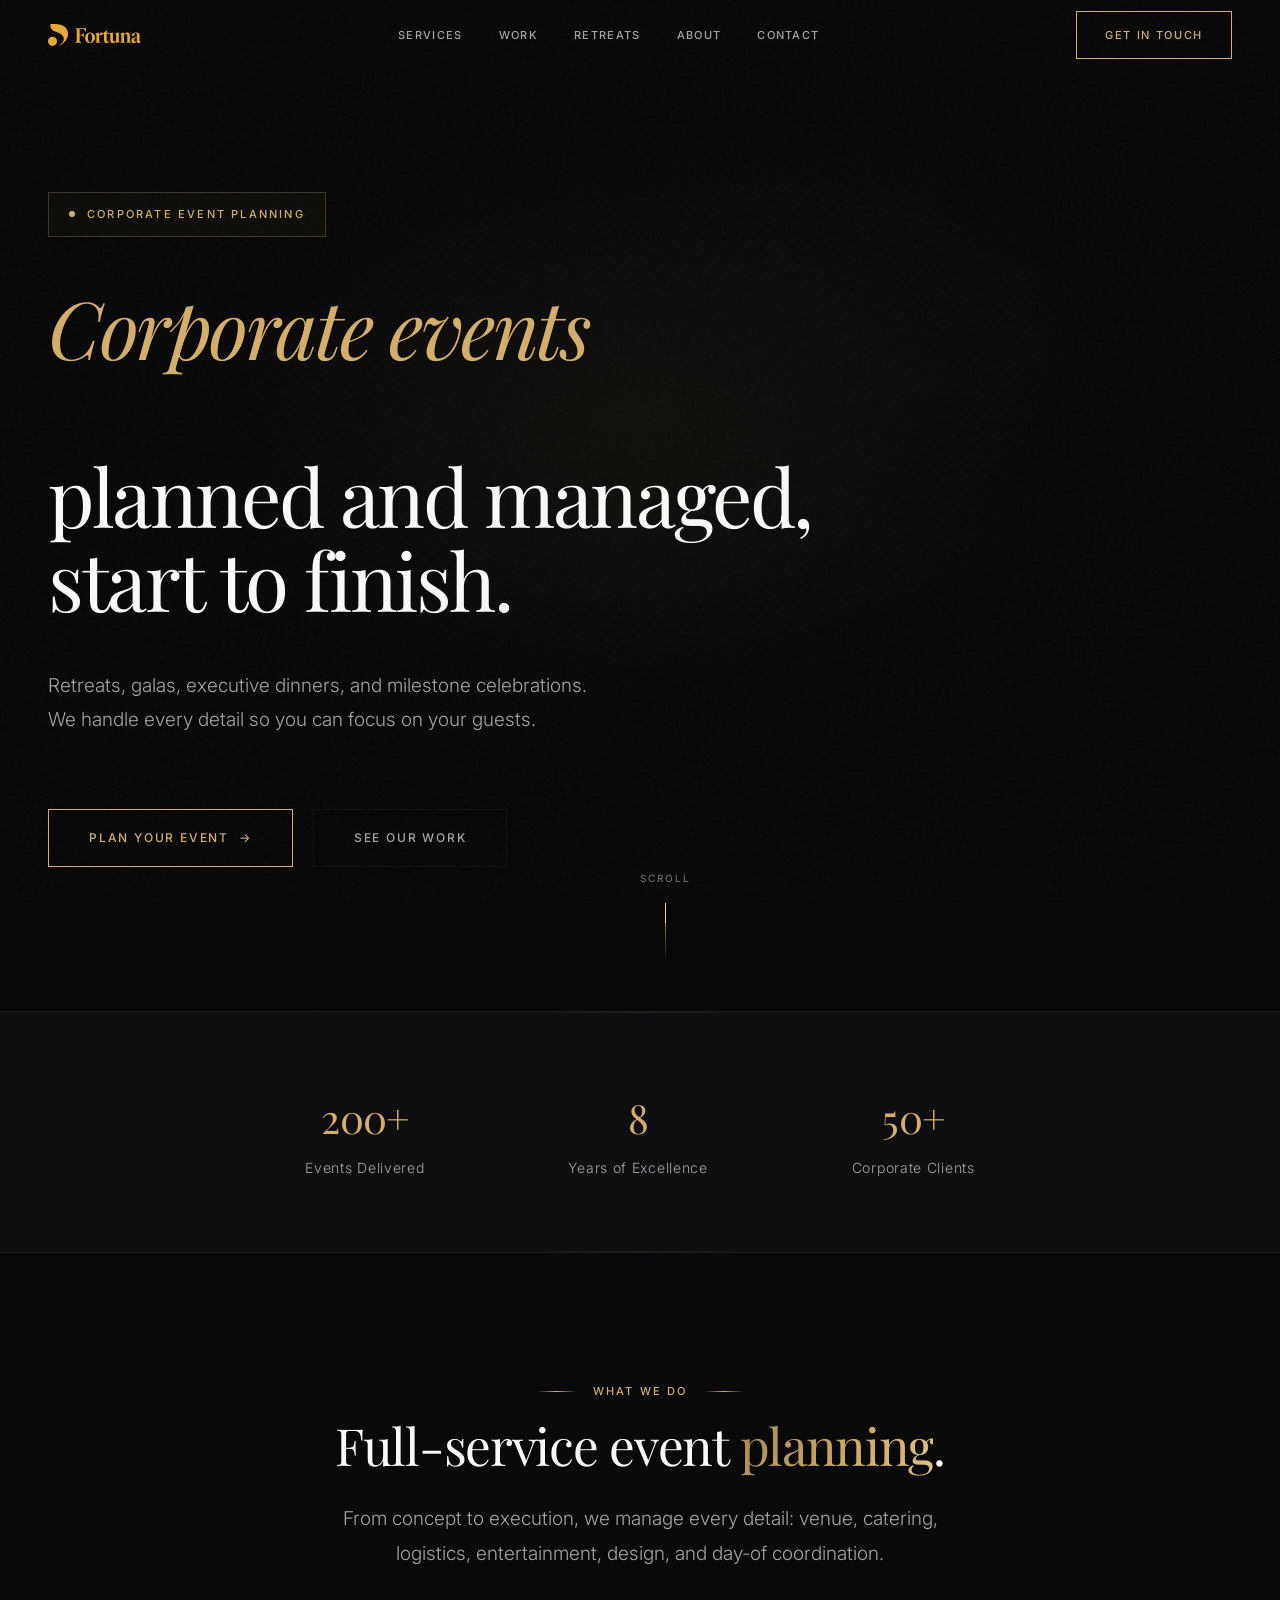
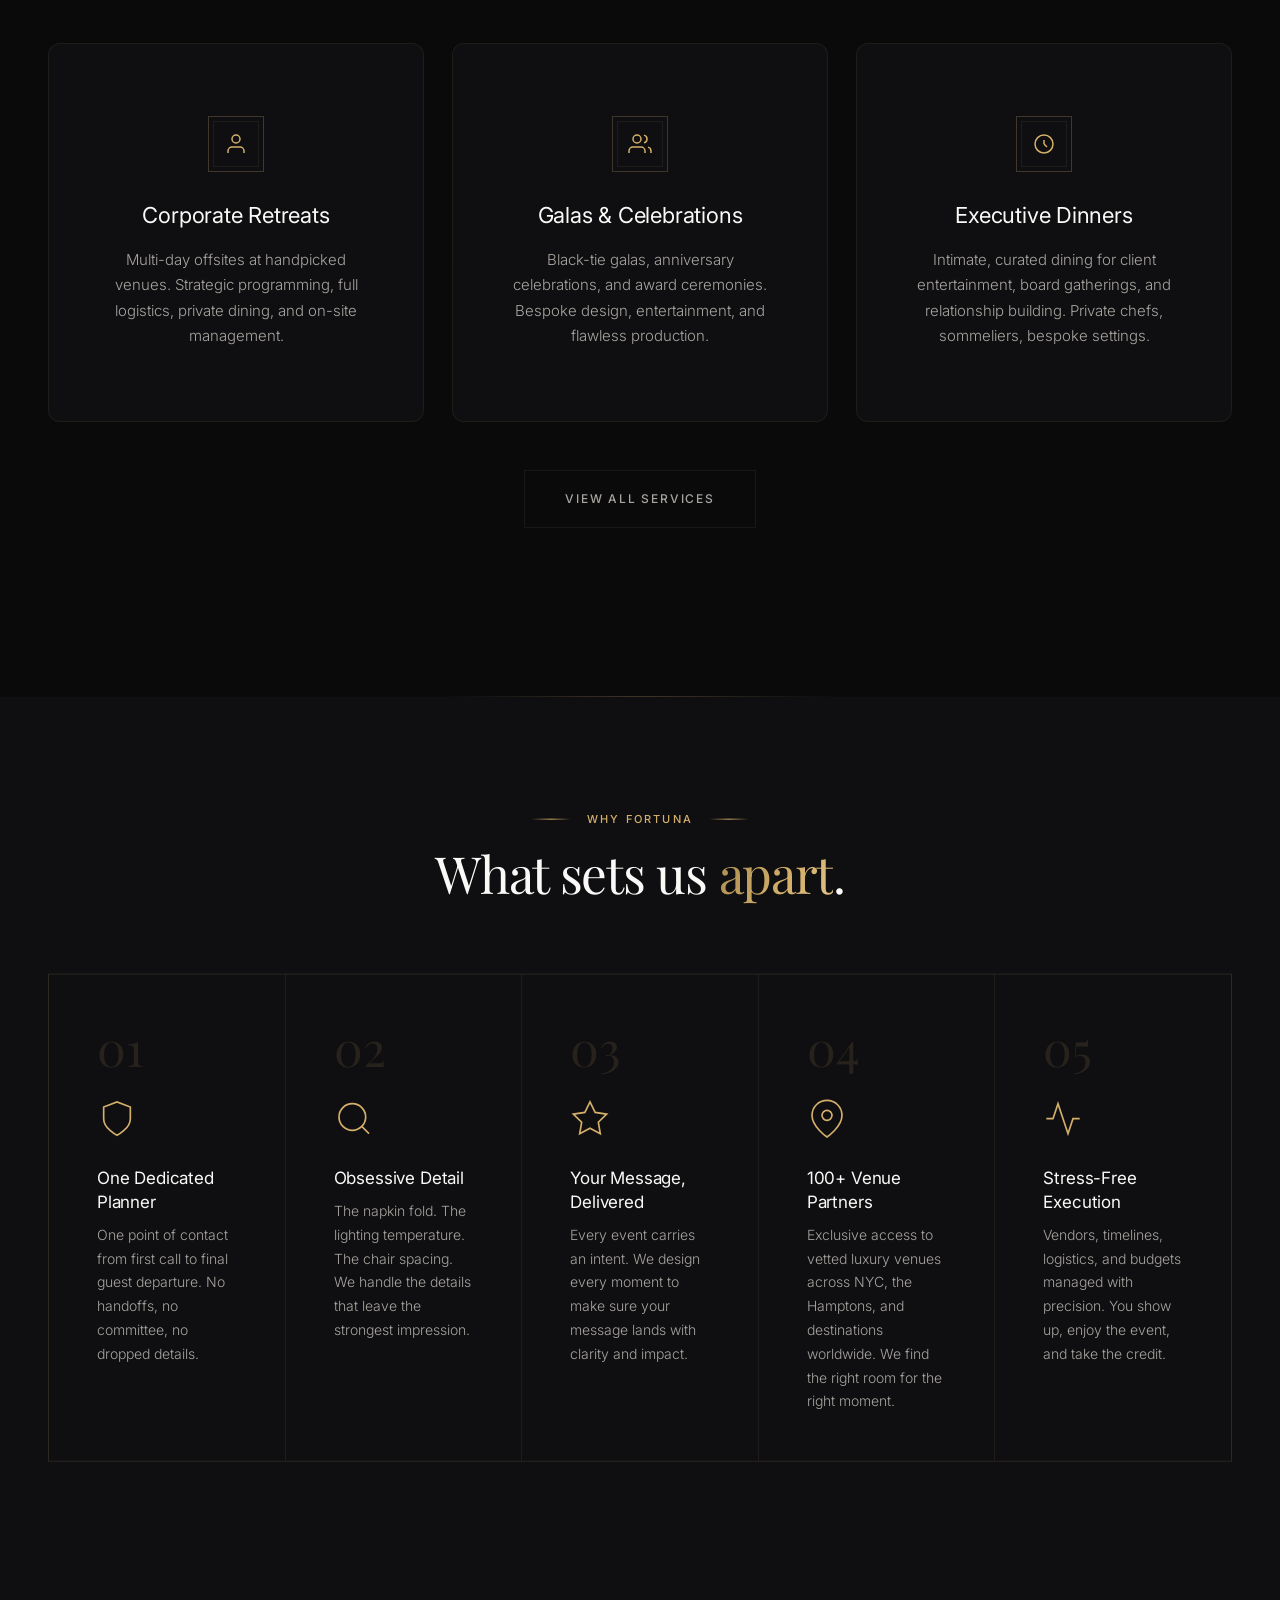
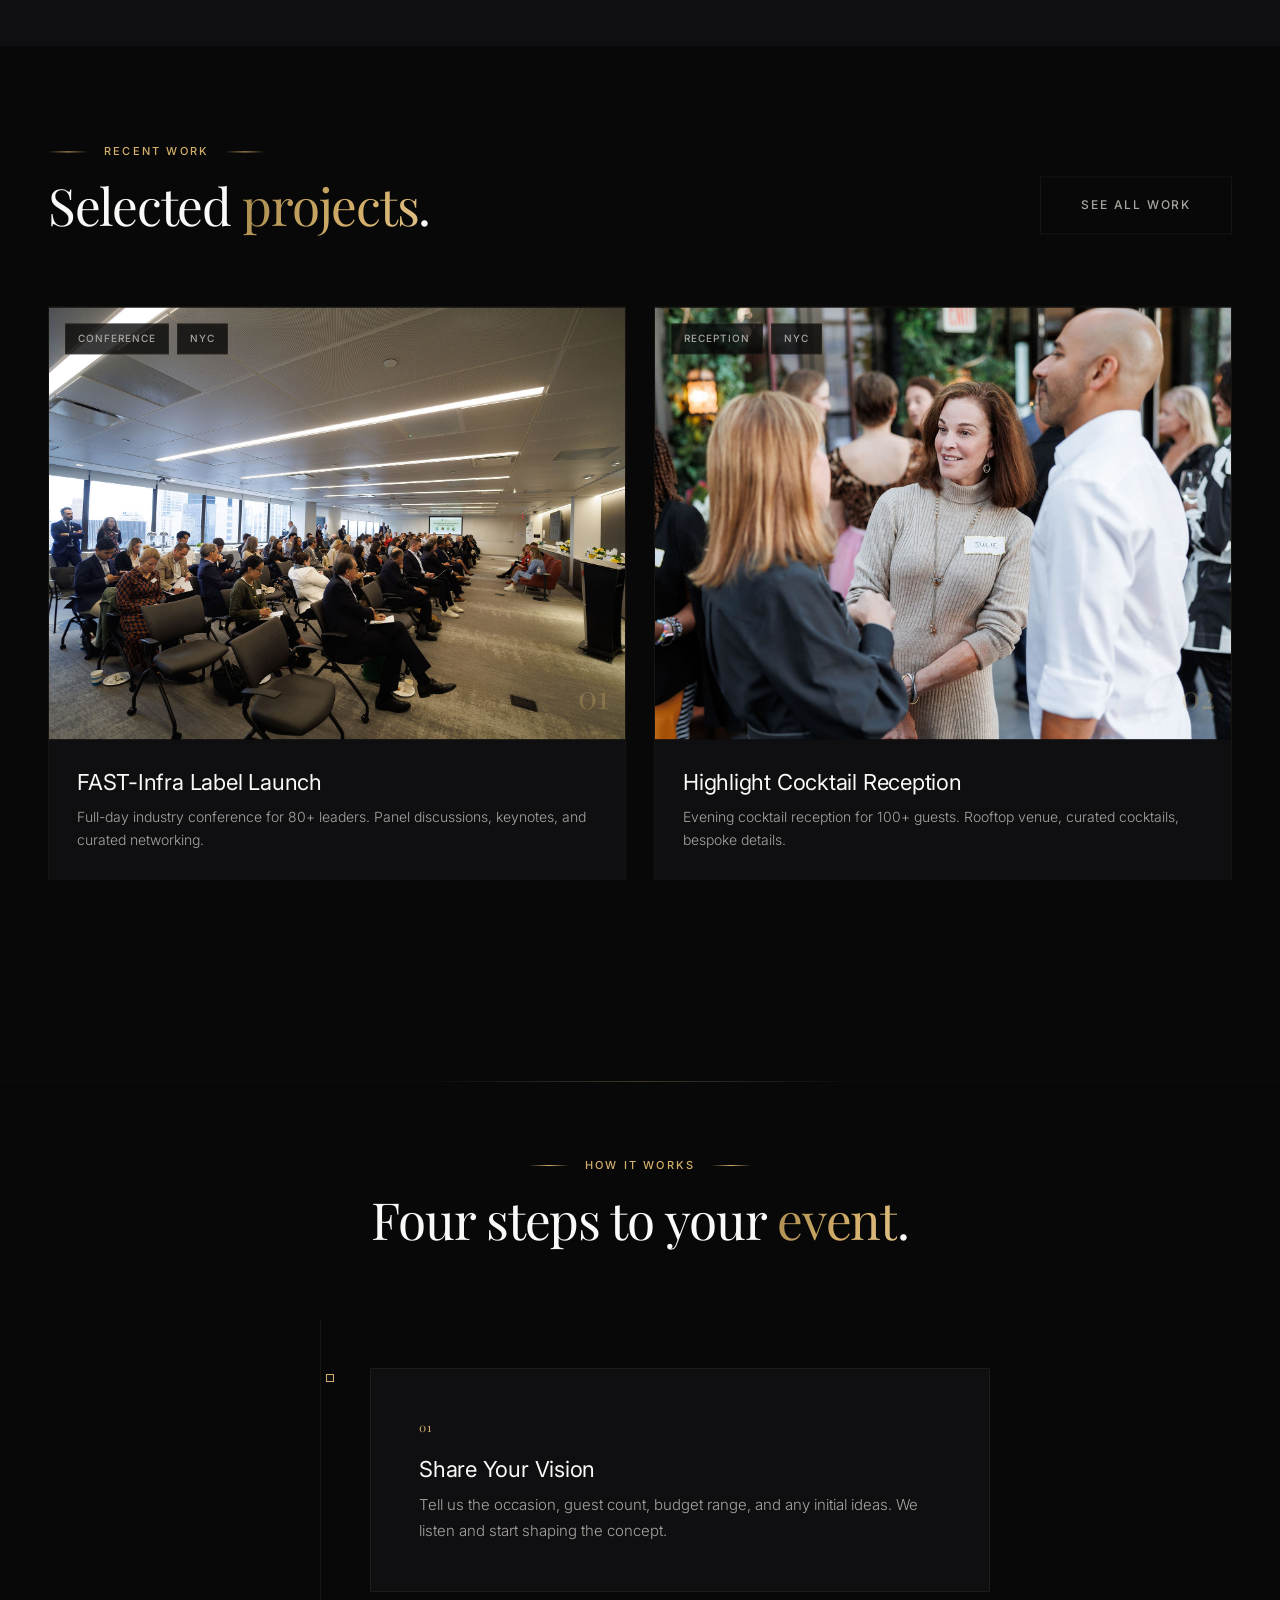
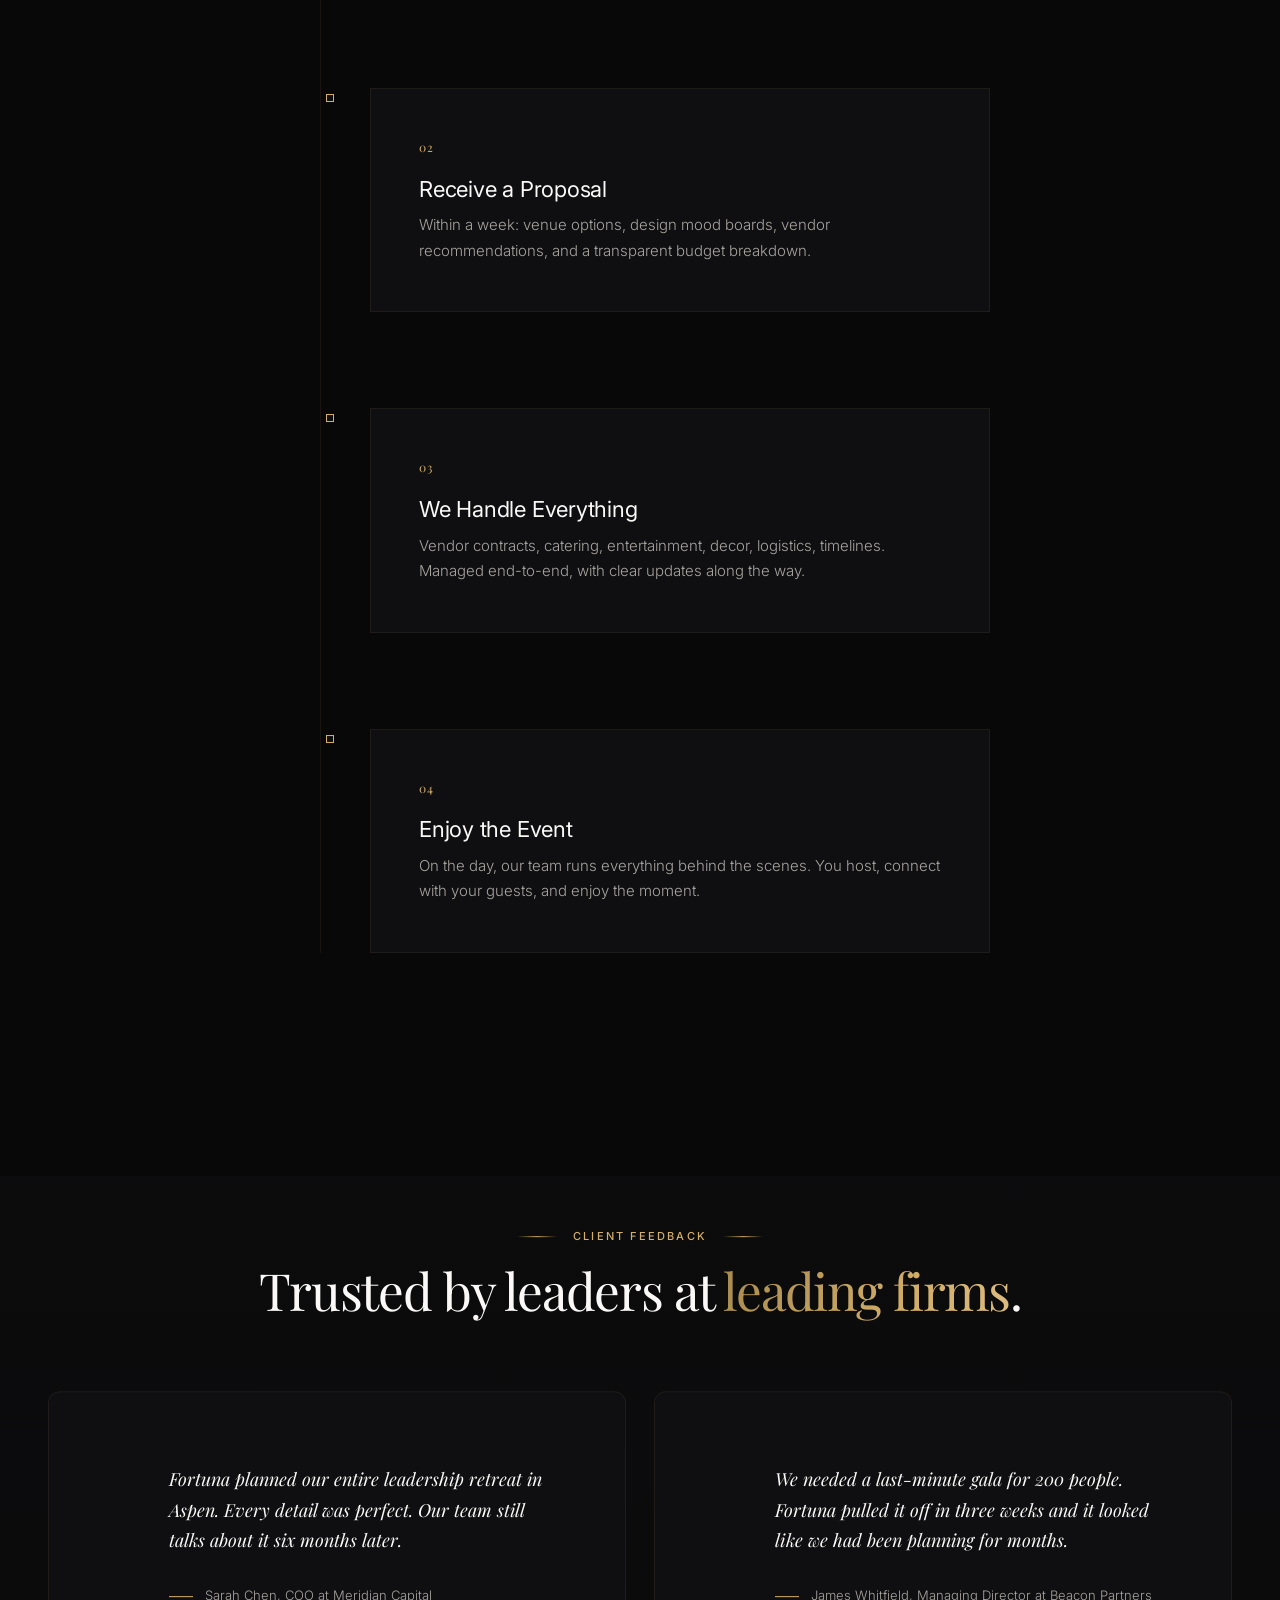
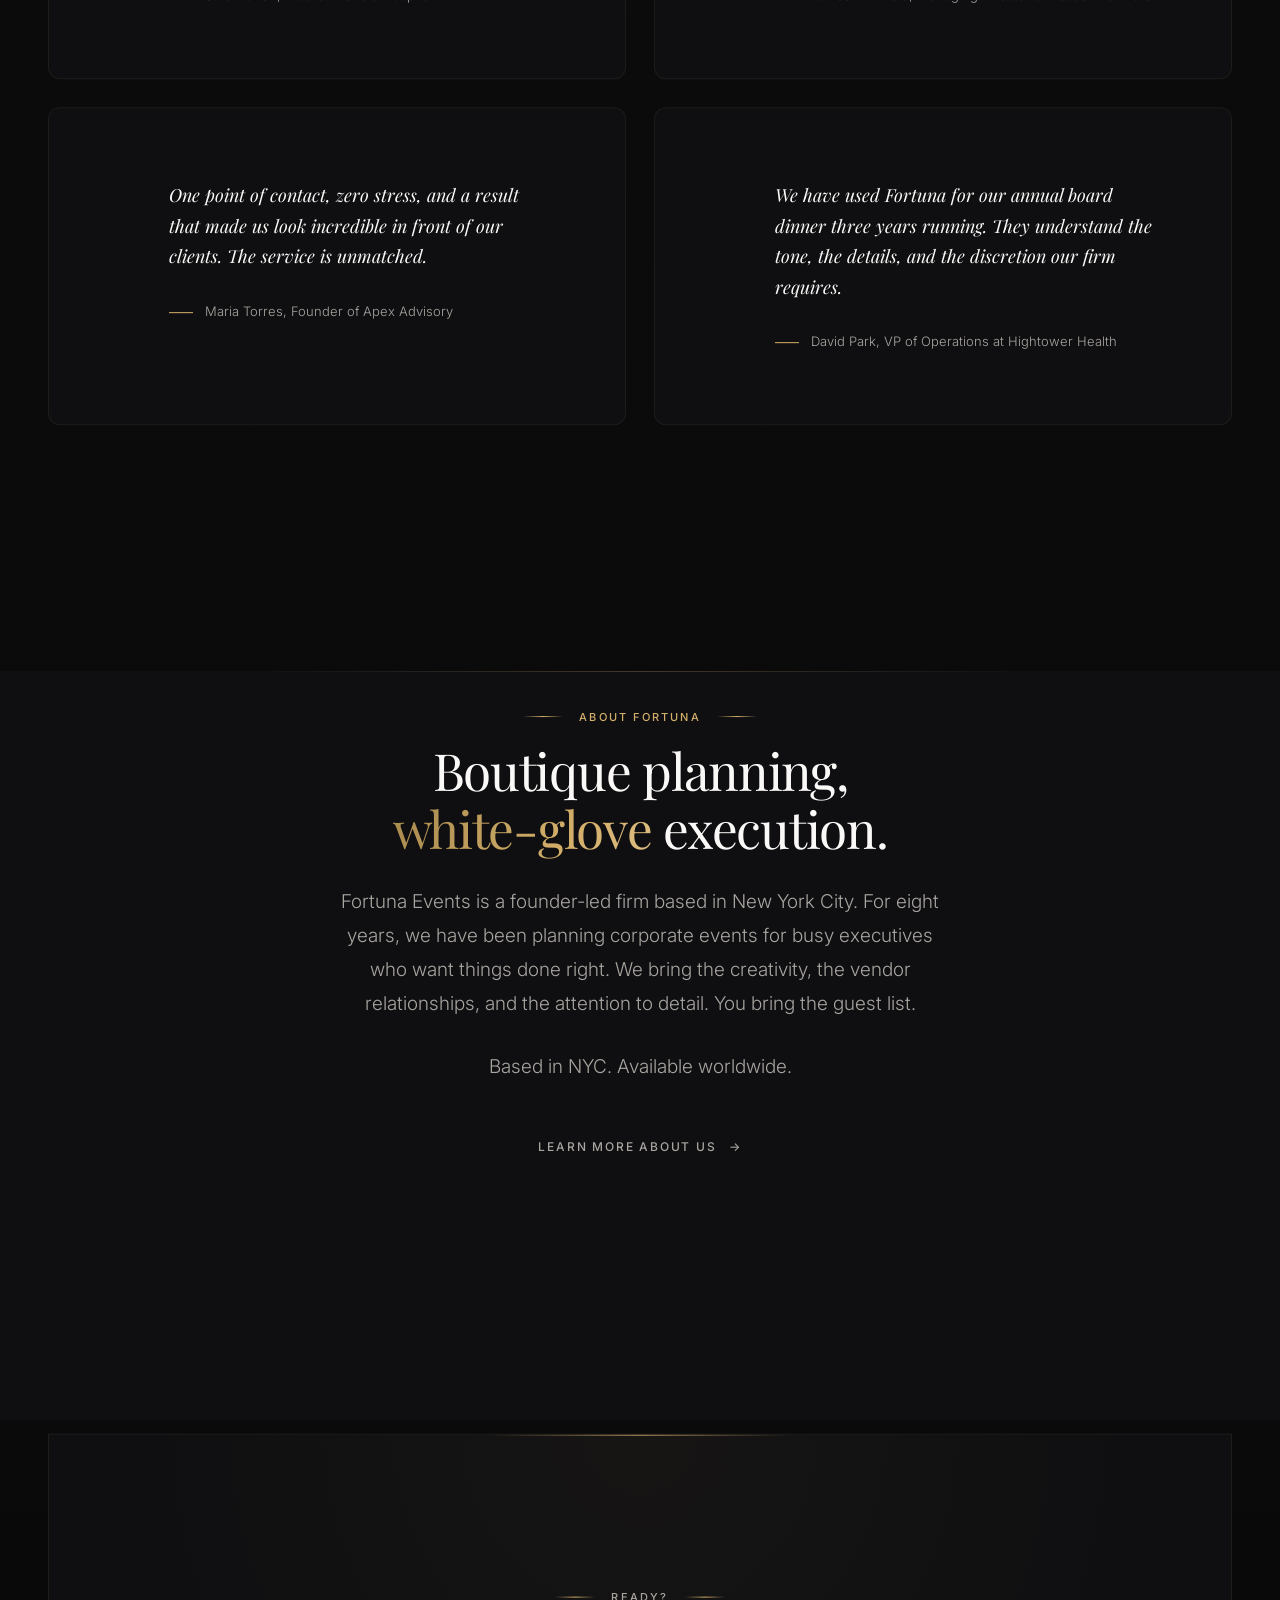
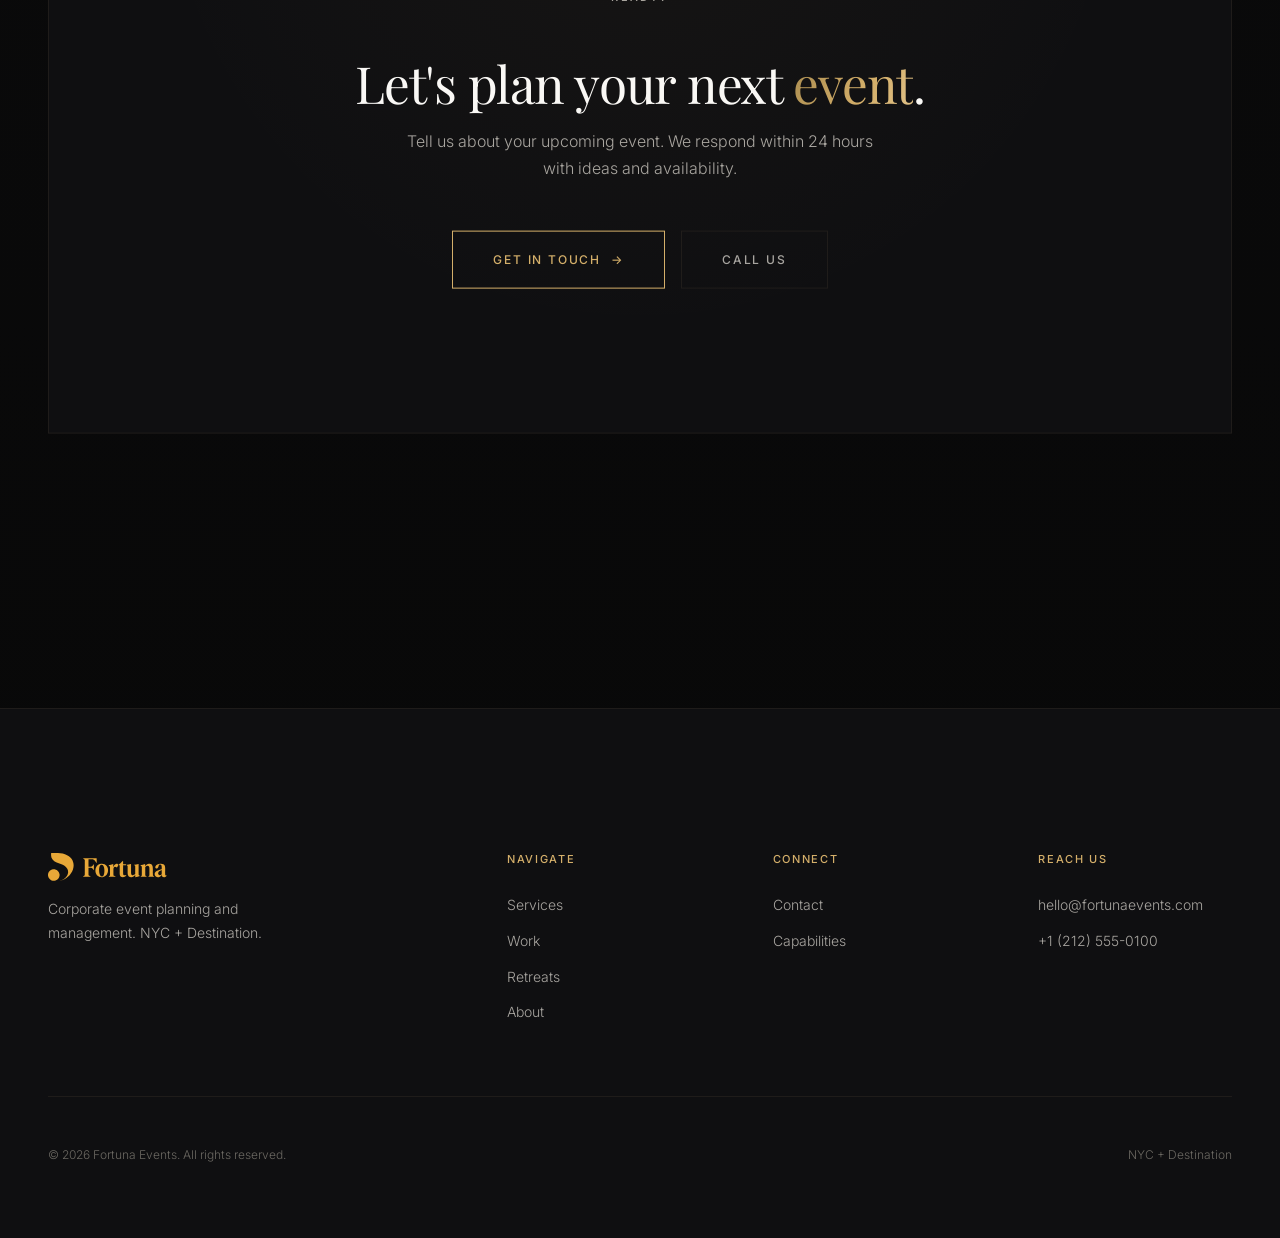
<file: index.html>
<!DOCTYPE html>
<html lang="en">
<head>
  <meta charset="UTF-8">
  <meta name="viewport" content="width=device-width, initial-scale=1.0">
  <title>Fortuna Events | Corporate Event Planning, NYC + Destination</title>
  <meta name="description" content="Fortuna Events designs and produces corporate retreats, executive dinners, galas, and milestone celebrations. Boutique planning with white-glove execution. NYC + Destination.">
  <link rel="preconnect" href="https://fonts.googleapis.com">
  <link rel="preconnect" href="https://fonts.gstatic.com" crossorigin>
  <link href="https://fonts.googleapis.com/css2?family=Playfair+Display:ital,wght@0,300;0,400;0,500;1,300;1,400&family=Inter:wght@300;400;500&display=swap" rel="stylesheet">
  <link rel="stylesheet" href="css/styles.css">
</head>
<body>

  <div class="scroll-progress" aria-hidden="true"></div>

  <!-- Header -->
  <header class="site-header" role="banner">
    <div class="site-header__bar">
      <a href="index.html" class="site-header__logo" aria-label="Fortuna Events Home">
        <img src="assets/logo.svg" alt="Fortuna Events" width="120" height="28">
      </a>
      <nav class="site-header__nav" id="main-nav" role="navigation" aria-label="Main navigation">
        <div class="site-header__links">
          <a href="services.html">Services</a>
          <a href="work.html">Work</a>
          <a href="retreats.html">Retreats</a>
          <a href="about.html">About</a>
          <a href="contact.html">Contact</a>
        </div>
      </nav>
      <div class="site-header__end">
        <a href="contact.html" class="btn btn-primary btn--sm">Get in Touch</a>
      </div>
      <button class="nav-toggle" aria-label="Toggle navigation" aria-expanded="false" aria-controls="main-nav">
        <span></span>
        <span></span>
        <span></span>
      </button>
    </div>
  </header>

  <main>

    <!-- Hero -->
    <section class="hero">
      <div class="hero__bg hero__bg--gradient"></div>

      <div class="hero__ring hero__ring--1" aria-hidden="true"></div>
      <div class="hero__ring hero__ring--2" aria-hidden="true"></div>
      <div class="hero__ring hero__ring--3" aria-hidden="true"></div>
      <div class="hero__glow-follow" aria-hidden="true"></div>
      <div class="hero__vignette" aria-hidden="true"></div>

      <div class="container">
        <div class="hero__content">
          <div class="hero__badge">
            <span class="hero__badge-dot"></span>
            <span>Corporate Event Planning</span>
          </div>
          <h1>
            <span class="hero__title-gold" data-text="Corporate events">Corporate events</span><br>
            <span class="hero__title-rest">planned and managed, start to finish.</span>
          </h1>
          <p class="lead">Retreats, galas, executive dinners, and milestone celebrations. We handle every detail so you can focus on your guests.</p>
          <div class="hero__actions">
            <a href="contact.html" class="btn btn-primary">Plan Your Event <span class="btn-arrow">&rarr;</span></a>
            <a href="work.html" class="btn btn-secondary">See Our Work</a>
          </div>
        </div>
      </div>

      <div class="hero__scroll" aria-hidden="true">
        <span>Scroll</span>
        <div class="hero__scroll-line"></div>
      </div>
    </section>

    <!-- Stats / Trust Bar -->
    <section class="proof-strip reveal" aria-label="Trust indicators">
      <div class="container">
        <div class="proof-strip__items">
          <div class="proof-strip__item"><strong><span class="counter-value" data-target="200" data-suffix="+">0</span></strong> Events Delivered</div>
          <div class="proof-strip__item"><strong><span class="counter-value" data-target="8">0</span></strong> Years of Excellence</div>
          <div class="proof-strip__item"><strong><span class="counter-value" data-target="50" data-suffix="+">0</span></strong> Corporate Clients</div>
        </div>
      </div>
    </section>

    <!-- What We Do — Services -->
    <section class="section">
      <div class="container">
        <div class="text-center mb-xl reveal">
          <p class="subhead mb-sm">What We Do</p>
          <h2>Full-service event <span class="text-accent text-accent-shimmer">planning</span>.</h2>
          <p class="lead mt-md">From concept to execution, we manage every detail: venue, catering, logistics, entertainment, design, and day-of coordination.</p>
        </div>
        <div class="grid grid--3 reveal-stagger reveal">
          <div class="surface-card pillar-card">
            <div class="pillar-card__icon">
              <svg viewBox="0 0 24 24" xmlns="http://www.w3.org/2000/svg"><path d="M20 21v-2a4 4 0 0 0-4-4H8a4 4 0 0 0-4 4v2"/><circle cx="12" cy="7" r="4"/></svg>
            </div>
            <h3>Corporate Retreats</h3>
            <p>Multi-day offsites at handpicked venues. Strategic programming, full logistics, private dining, and on-site management.</p>
          </div>
          <div class="surface-card pillar-card">
            <div class="pillar-card__icon">
              <svg viewBox="0 0 24 24" xmlns="http://www.w3.org/2000/svg"><path d="M17 21v-2a4 4 0 0 0-4-4H5a4 4 0 0 0-4 4v2"/><circle cx="9" cy="7" r="4"/><path d="M23 21v-2a4 4 0 0 0-3-3.87"/><path d="M16 3.13a4 4 0 0 1 0 7.75"/></svg>
            </div>
            <h3>Galas &amp; Celebrations</h3>
            <p>Black-tie galas, anniversary celebrations, and award ceremonies. Bespoke design, entertainment, and flawless production.</p>
          </div>
          <div class="surface-card pillar-card">
            <div class="pillar-card__icon">
              <svg viewBox="0 0 24 24" xmlns="http://www.w3.org/2000/svg"><circle cx="12" cy="12" r="9"/><line x1="12" y1="8" x2="12" y2="12"/><line x1="12" y1="12" x2="15" y2="15"/></svg>
            </div>
            <h3>Executive Dinners</h3>
            <p>Intimate, curated dining for client entertainment, board gatherings, and relationship building. Private chefs, sommeliers, bespoke settings.</p>
          </div>
        </div>
        <div class="text-center mt-lg reveal">
          <a href="services.html" class="btn btn-secondary">View All Services</a>
        </div>
      </div>
    </section>

    <hr class="section-divider" aria-hidden="true">

    <!-- Why Fortuna — Value Props -->
    <section class="section why-fortuna-section">
      <div class="container">
        <div class="text-center mb-xl reveal-right">
          <p class="subhead mb-sm">Why Fortuna</p>
          <h2>What sets us <span class="text-accent text-accent-shimmer">apart</span>.</h2>
        </div>
        <div class="values-grid-5 reveal-stagger reveal">
          <div class="value-card-v2">
            <div class="value-card-v2__number">01</div>
            <div class="value-card-v2__icon">
              <svg viewBox="0 0 24 24" xmlns="http://www.w3.org/2000/svg"><path d="M12 22s8-4 8-10V5l-8-3-8 3v7c0 6 8 10 8 10z"/></svg>
            </div>
            <h3>One Dedicated Planner</h3>
            <p>One point of contact from first call to final guest departure. No handoffs, no committee, no dropped details.</p>
          </div>
          <div class="value-card-v2">
            <div class="value-card-v2__number">02</div>
            <div class="value-card-v2__icon">
              <svg viewBox="0 0 24 24" xmlns="http://www.w3.org/2000/svg"><circle cx="11" cy="11" r="8"/><line x1="21" y1="21" x2="16.65" y2="16.65"/></svg>
            </div>
            <h3>Obsessive Detail</h3>
            <p>The napkin fold. The lighting temperature. The chair spacing. We handle the details that leave the strongest impression.</p>
          </div>
          <div class="value-card-v2">
            <div class="value-card-v2__number">03</div>
            <div class="value-card-v2__icon">
              <svg viewBox="0 0 24 24" xmlns="http://www.w3.org/2000/svg"><polygon points="12 2 15.09 8.26 22 9.27 17 14.14 18.18 21.02 12 17.77 5.82 21.02 7 14.14 2 9.27 8.91 8.26 12 2"/></svg>
            </div>
            <h3>Your Message, Delivered</h3>
            <p>Every event carries an intent. We design every moment to make sure your message lands with clarity and impact.</p>
          </div>
          <div class="value-card-v2">
            <div class="value-card-v2__number">04</div>
            <div class="value-card-v2__icon">
              <svg viewBox="0 0 24 24" xmlns="http://www.w3.org/2000/svg"><path d="M21 10c0 7-9 13-9 13s-9-6-9-13a9 9 0 0 1 18 0z"/><circle cx="12" cy="10" r="3"/></svg>
            </div>
            <h3>100+ Venue Partners</h3>
            <p>Exclusive access to vetted luxury venues across NYC, the Hamptons, and destinations worldwide. We find the right room for the right moment.</p>
          </div>
          <div class="value-card-v2">
            <div class="value-card-v2__number">05</div>
            <div class="value-card-v2__icon">
              <svg viewBox="0 0 24 24" xmlns="http://www.w3.org/2000/svg"><polyline points="22 12 18 12 15 21 9 3 6 12 2 12"/></svg>
            </div>
            <h3>Stress-Free Execution</h3>
            <p>Vendors, timelines, logistics, and budgets managed with precision. You show up, enjoy the event, and take the credit.</p>
          </div>
        </div>
      </div>
    </section>

    <!-- Portfolio / Recent Work -->
    <section class="section portfolio-section">
      <div class="container">
        <div class="portfolio-header reveal-left">
          <div>
            <p class="subhead mb-sm">Recent Work</p>
            <h2>Selected <span class="text-accent text-accent-shimmer">projects</span>.</h2>
          </div>
          <a href="work.html" class="btn btn-secondary">See All Work</a>
        </div>
        <div class="portfolio-grid portfolio-grid--2 reveal-stagger reveal-rotate">
          <a href="case-study.html?id=1" class="portfolio-card">
            <div class="portfolio-card__visual">
              <img src="assets/events/fast-infra/hero.jpg" alt="FAST-Infra Label Launch" class="portfolio-card__img">
              <div class="portfolio-card__overlay">
                <span class="portfolio-card__cta">View Case Study &rarr;</span>
              </div>
              <div class="portfolio-card__tags">
                <span class="portfolio-card__tag">Conference</span>
                <span class="portfolio-card__tag">NYC</span>
              </div>
              <div class="portfolio-card__number">01</div>
            </div>
            <div class="portfolio-card__body">
              <h3>FAST-Infra Label Launch</h3>
              <p>Full-day industry conference for 80+ leaders. Panel discussions, keynotes, and curated networking.</p>
            </div>
          </a>
          <a href="case-study.html?id=2" class="portfolio-card">
            <div class="portfolio-card__visual">
              <img src="assets/events/highlight/hero.jpg" alt="Highlight Cocktail Reception" class="portfolio-card__img">
              <div class="portfolio-card__overlay">
                <span class="portfolio-card__cta">View Case Study &rarr;</span>
              </div>
              <div class="portfolio-card__tags">
                <span class="portfolio-card__tag">Reception</span>
                <span class="portfolio-card__tag">NYC</span>
              </div>
              <div class="portfolio-card__number">02</div>
            </div>
            <div class="portfolio-card__body">
              <h3>Highlight Cocktail Reception</h3>
              <p>Evening cocktail reception for 100+ guests. Rooftop venue, curated cocktails, bespoke details.</p>
            </div>
          </a>
        </div>
      </div>
    </section>

    <hr class="section-divider" aria-hidden="true">

    <!-- How It Works -->
    <section class="section timeline-section">
      <div class="container">
        <div class="text-center mb-xl reveal">
          <p class="subhead mb-sm">How It Works</p>
          <h2>Four steps to your <span class="text-accent text-accent-shimmer">event</span>.</h2>
        </div>
        <div class="timeline" aria-label="Our process timeline">
          <!-- Vertical line track -->
          <div class="timeline__track">
            <div class="timeline__progress"></div>
          </div>

          <div class="timeline__item" data-step="1">
            <div class="timeline__node">
              <div class="timeline__node-dot"></div>
              <div class="timeline__node-ring"></div>
            </div>
            <div class="timeline__content">
              <div class="timeline__number">01</div>
              <h3>Share Your Vision</h3>
              <p>Tell us the occasion, guest count, budget range, and any initial ideas. We listen and start shaping the concept.</p>
              <div class="timeline__accent-line"></div>
            </div>
          </div>

          <div class="timeline__item" data-step="2">
            <div class="timeline__node">
              <div class="timeline__node-dot"></div>
              <div class="timeline__node-ring"></div>
            </div>
            <div class="timeline__content">
              <div class="timeline__number">02</div>
              <h3>Receive a Proposal</h3>
              <p>Within a week: venue options, design mood boards, vendor recommendations, and a transparent budget breakdown.</p>
              <div class="timeline__accent-line"></div>
            </div>
          </div>

          <div class="timeline__item" data-step="3">
            <div class="timeline__node">
              <div class="timeline__node-dot"></div>
              <div class="timeline__node-ring"></div>
            </div>
            <div class="timeline__content">
              <div class="timeline__number">03</div>
              <h3>We Handle Everything</h3>
              <p>Vendor contracts, catering, entertainment, decor, logistics, timelines. Managed end-to-end, with clear updates along the way.</p>
              <div class="timeline__accent-line"></div>
            </div>
          </div>

          <div class="timeline__item" data-step="4">
            <div class="timeline__node">
              <div class="timeline__node-dot"></div>
              <div class="timeline__node-ring"></div>
            </div>
            <div class="timeline__content">
              <div class="timeline__number">04</div>
              <h3>Enjoy the Event</h3>
              <p>On the day, our team runs everything behind the scenes. You host, connect with your guests, and enjoy the moment.</p>
              <div class="timeline__accent-line"></div>
            </div>
          </div>
        </div>
      </div>
    </section>

    <!-- Testimonials -->
    <section class="section">
      <div class="container">
        <div class="text-center mb-xl reveal-right">
          <p class="subhead mb-sm">Client Feedback</p>
          <h2>Trusted by leaders at <span class="text-accent text-accent-shimmer">leading firms</span>.</h2>
        </div>
        <div class="grid grid--2 reveal-stagger reveal-scale">
          <div class="surface-card testimonial-card">
            <blockquote>Fortuna planned our entire leadership retreat in Aspen. Every detail was perfect. Our team still talks about it six months later.</blockquote>
            <cite>Sarah Chen, COO at Meridian Capital</cite>
          </div>
          <div class="surface-card testimonial-card">
            <blockquote>We needed a last-minute gala for 200 people. Fortuna pulled it off in three weeks and it looked like we had been planning for months.</blockquote>
            <cite>James Whitfield, Managing Director at Beacon Partners</cite>
          </div>
          <div class="surface-card testimonial-card">
            <blockquote>One point of contact, zero stress, and a result that made us look incredible in front of our clients. The service is unmatched.</blockquote>
            <cite>Maria Torres, Founder of Apex Advisory</cite>
          </div>
          <div class="surface-card testimonial-card">
            <blockquote>We have used Fortuna for our annual board dinner three years running. They understand the tone, the details, and the discretion our firm requires.</blockquote>
            <cite>David Park, VP of Operations at Hightower Health</cite>
          </div>
        </div>
      </div>
    </section>

    <!-- About / Founder -->
    <section class="section section--surface">
      <div class="container">
        <div class="text-center reveal-rotate narrow-content">
          <p class="subhead mb-sm">About Fortuna</p>
          <h2 class="mb-md">Boutique planning,<br><span class="text-accent text-accent-shimmer">white-glove</span> execution.</h2>
          <p class="lead mb-md">Fortuna Events is a founder-led firm based in New York City. For eight years, we have been planning corporate events for busy executives who want things done right. We bring the creativity, the vendor relationships, and the attention to detail. You bring the guest list.</p>
          <p class="lead mb-lg">Based in NYC. Available worldwide.</p>
          <a href="about.html" class="btn-text">Learn More About Us</a>
        </div>
      </div>
    </section>

    <!-- Final CTA -->
    <section class="section">
      <div class="container">
        <div class="cta-block reveal-scale">
          <p class="subhead mb-sm">Ready?</p>
          <h2>Let's plan your next <span class="text-accent text-accent-shimmer">event</span>.</h2>
          <p>Tell us about your upcoming event. We respond within 24 hours with ideas and availability.</p>
          <div class="cta-block__actions">
            <a href="contact.html" class="btn btn-primary">Get in Touch <span class="btn-arrow">&rarr;</span></a>
            <a href="tel:+12125550100" class="btn btn-secondary">Call Us</a>
          </div>
        </div>
      </div>
    </section>

  </main>

  <!-- Footer -->
  <footer class="site-footer" role="contentinfo">
    <div class="container">
      <div class="site-footer__top">
        <div class="site-footer__brand">
          <img src="assets/logo.svg" alt="Fortuna Events" width="140" height="32">
          <p>Corporate event planning and management. NYC + Destination.</p>
        </div>
        <div>
          <h4 class="site-footer__heading">Navigate</h4>
          <div class="site-footer__links">
            <a href="services.html">Services</a>
            <a href="work.html">Work</a>
            <a href="retreats.html">Retreats</a>
            <a href="about.html">About</a>
          </div>
        </div>
        <div>
          <h4 class="site-footer__heading">Connect</h4>
          <div class="site-footer__links">
            <a href="contact.html">Contact</a>
            <a href="capabilities.html">Capabilities</a>
          </div>
        </div>
        <div>
          <h4 class="site-footer__heading">Reach Us</h4>
          <div class="site-footer__links">
            <a href="mailto:hello@fortunaevents.com">hello@fortunaevents.com</a>
            <a href="tel:+12125550100">+1 (212) 555-0100</a>
          </div>
        </div>
      </div>
      <div class="site-footer__bottom">
        <span>&copy; 2026 Fortuna Events. All rights reserved.</span>
        <span>NYC + Destination</span>
      </div>
    </div>
  </footer>

  <script src="js/main.js"></script>
</body>
</html>
</file>
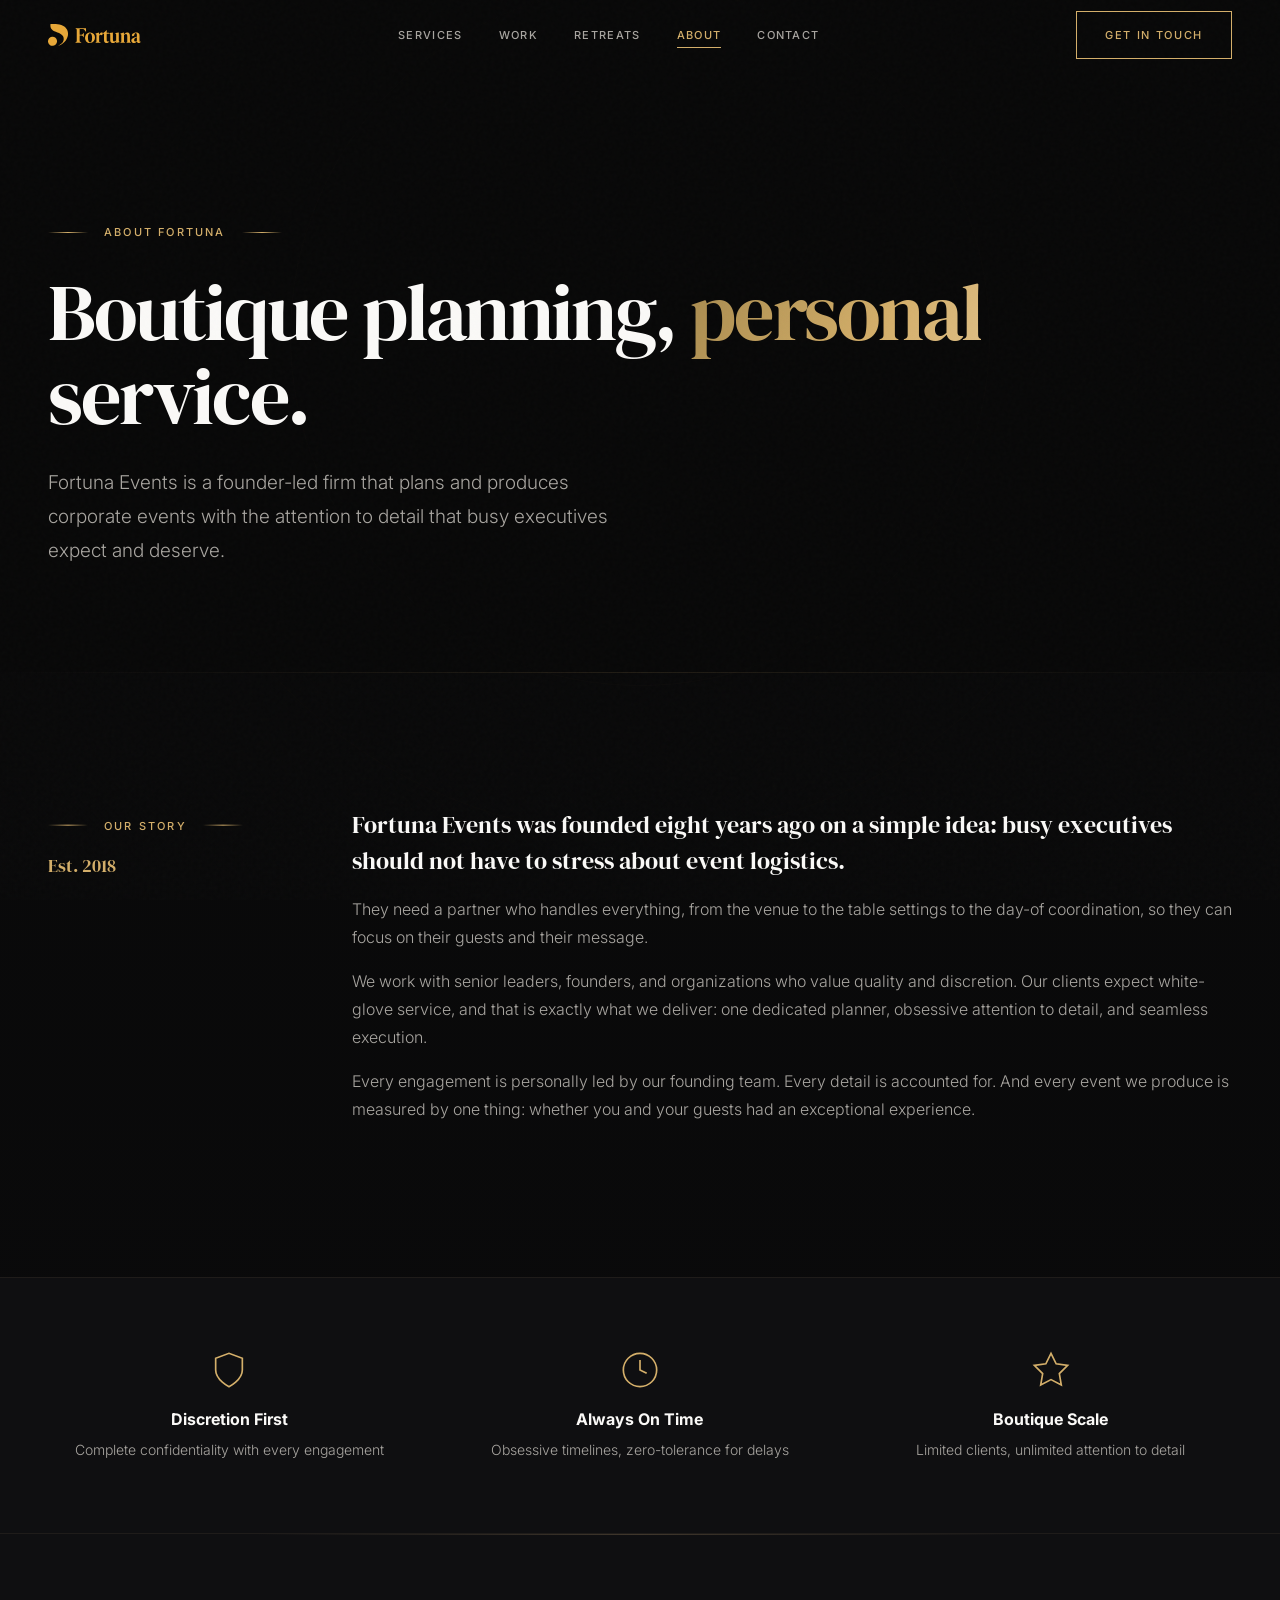
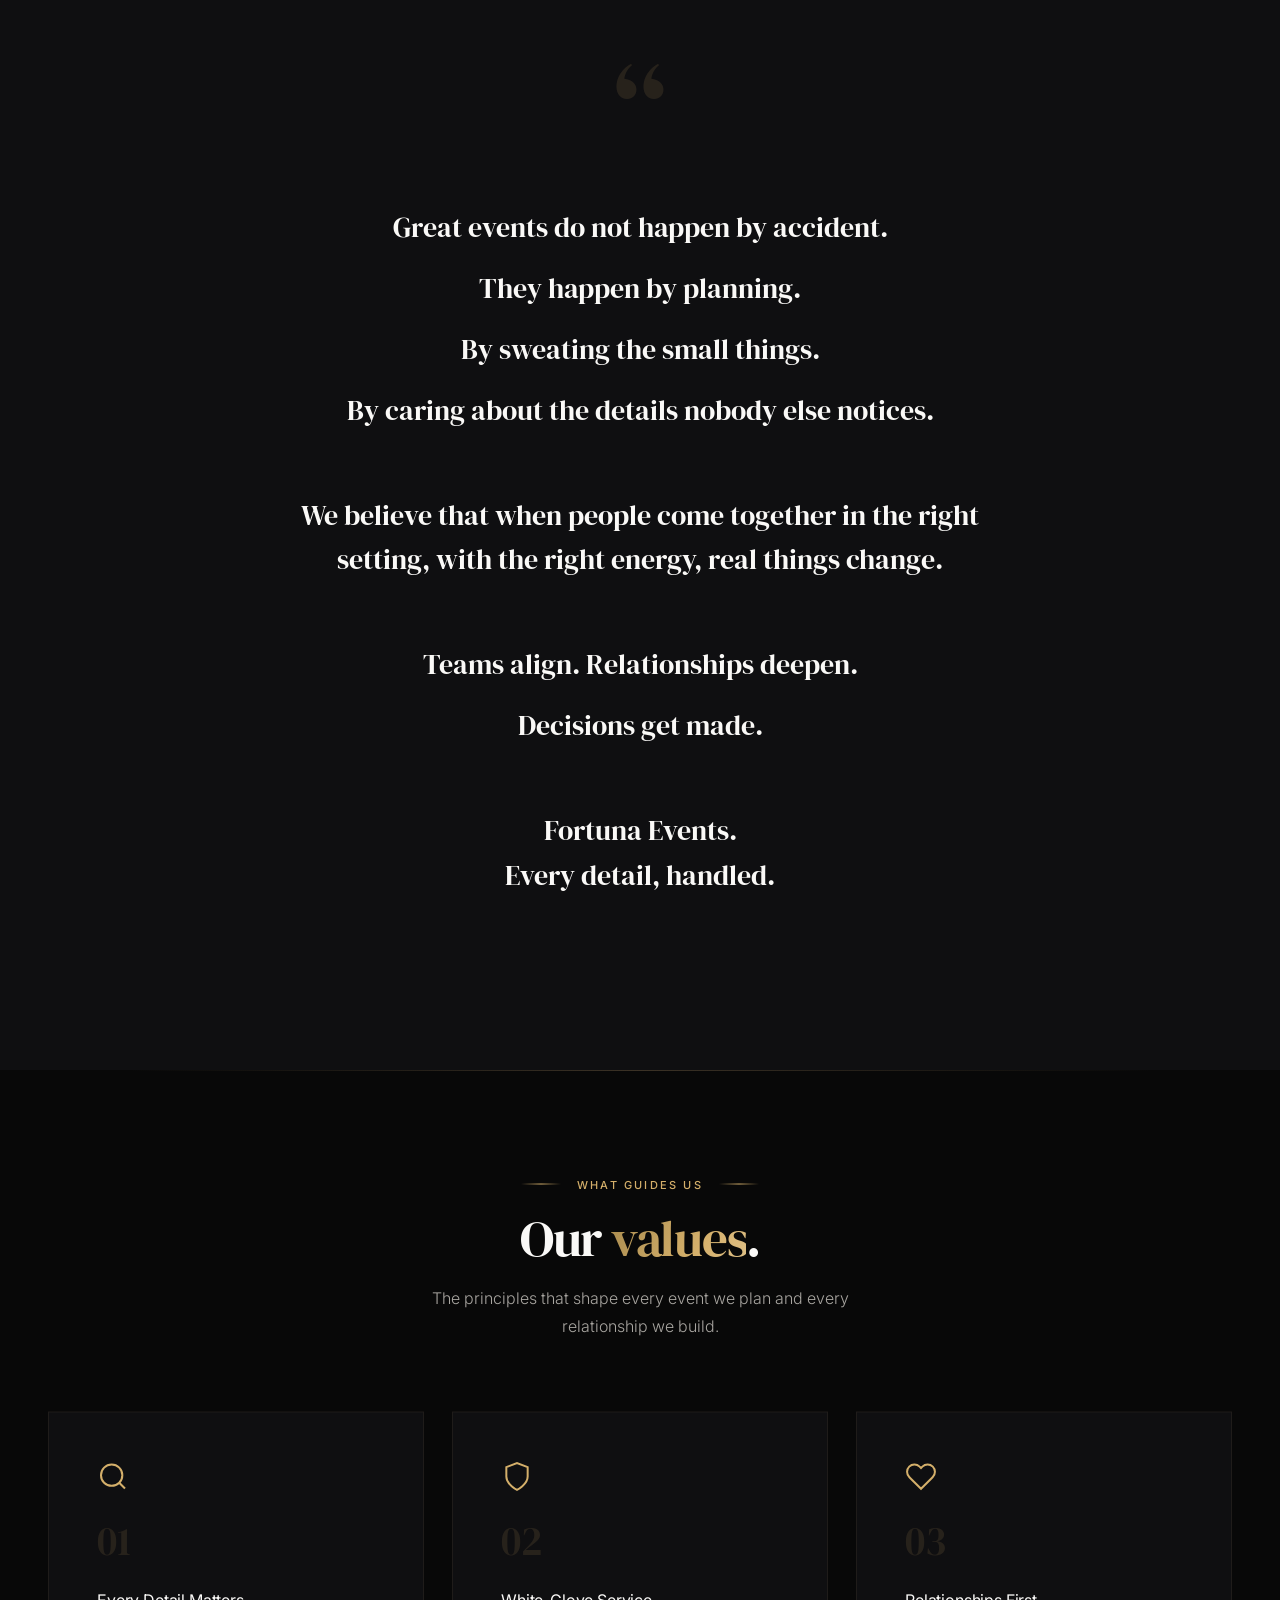
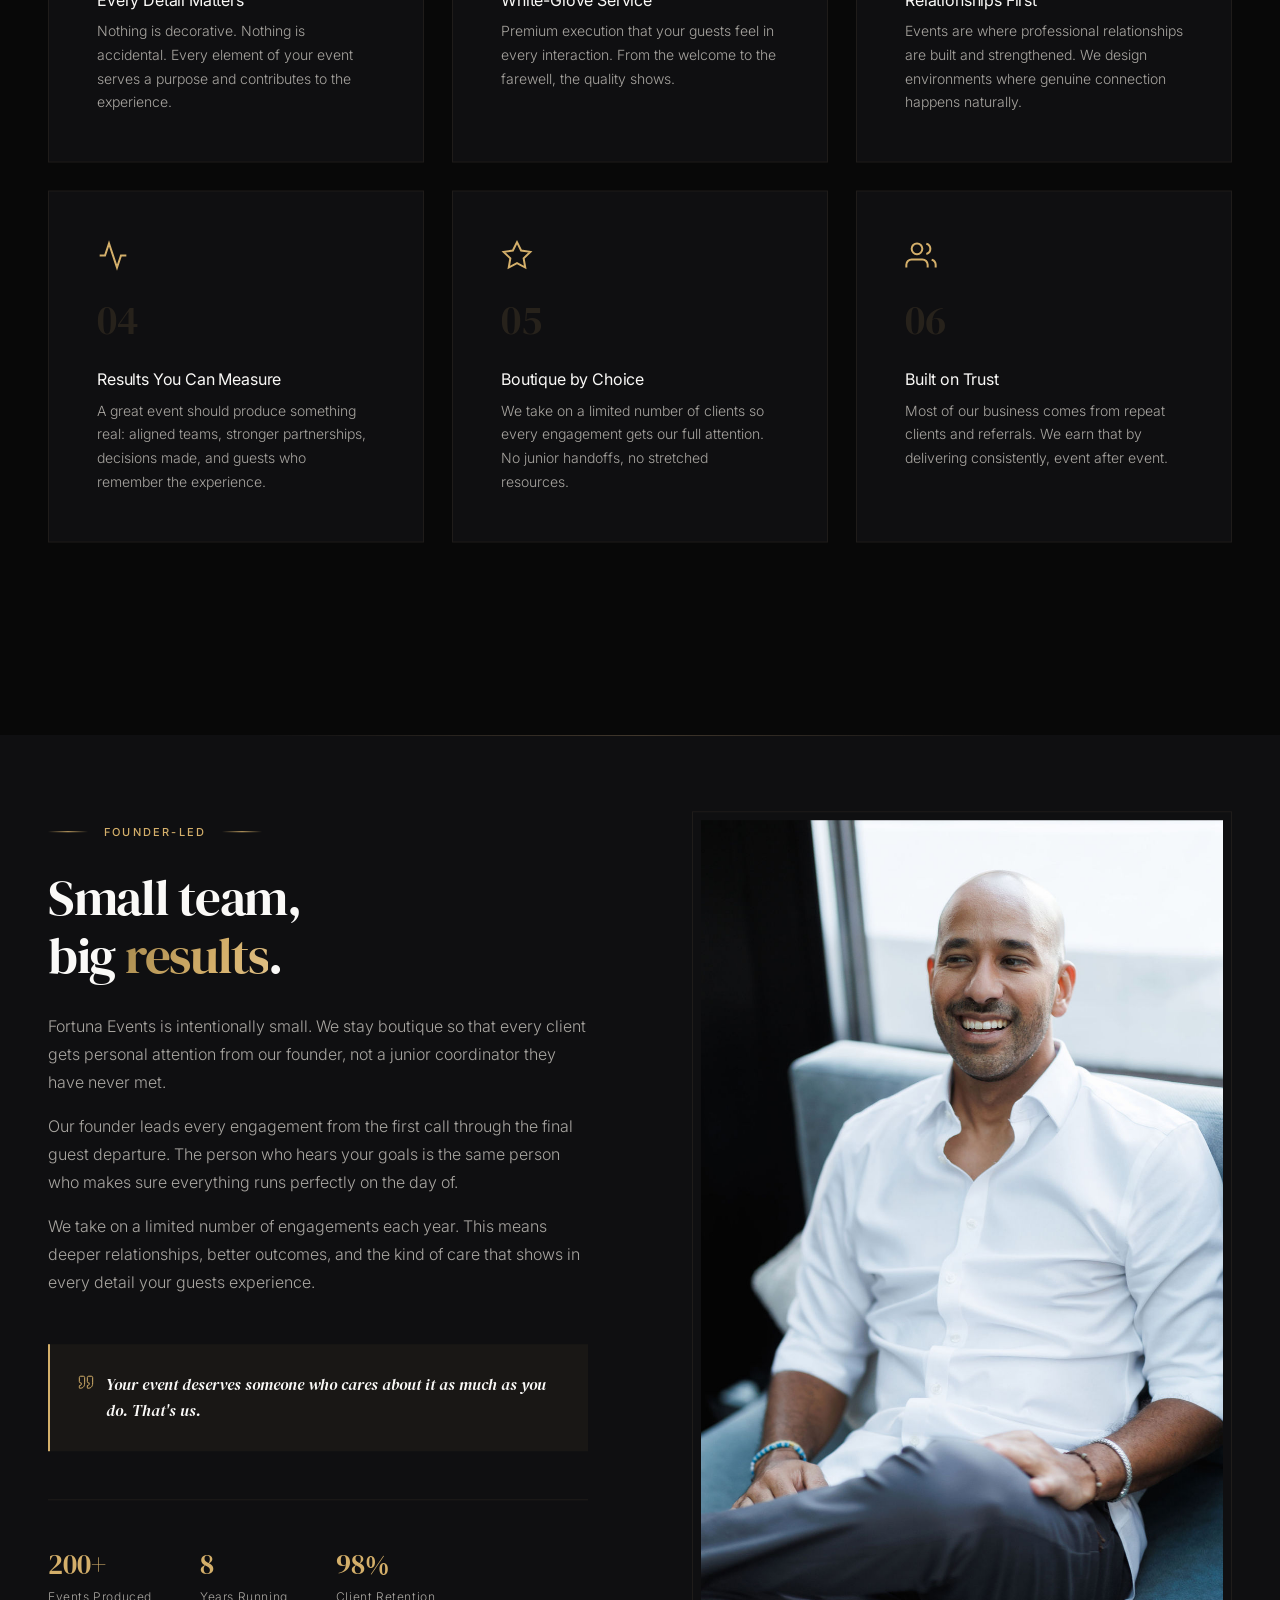
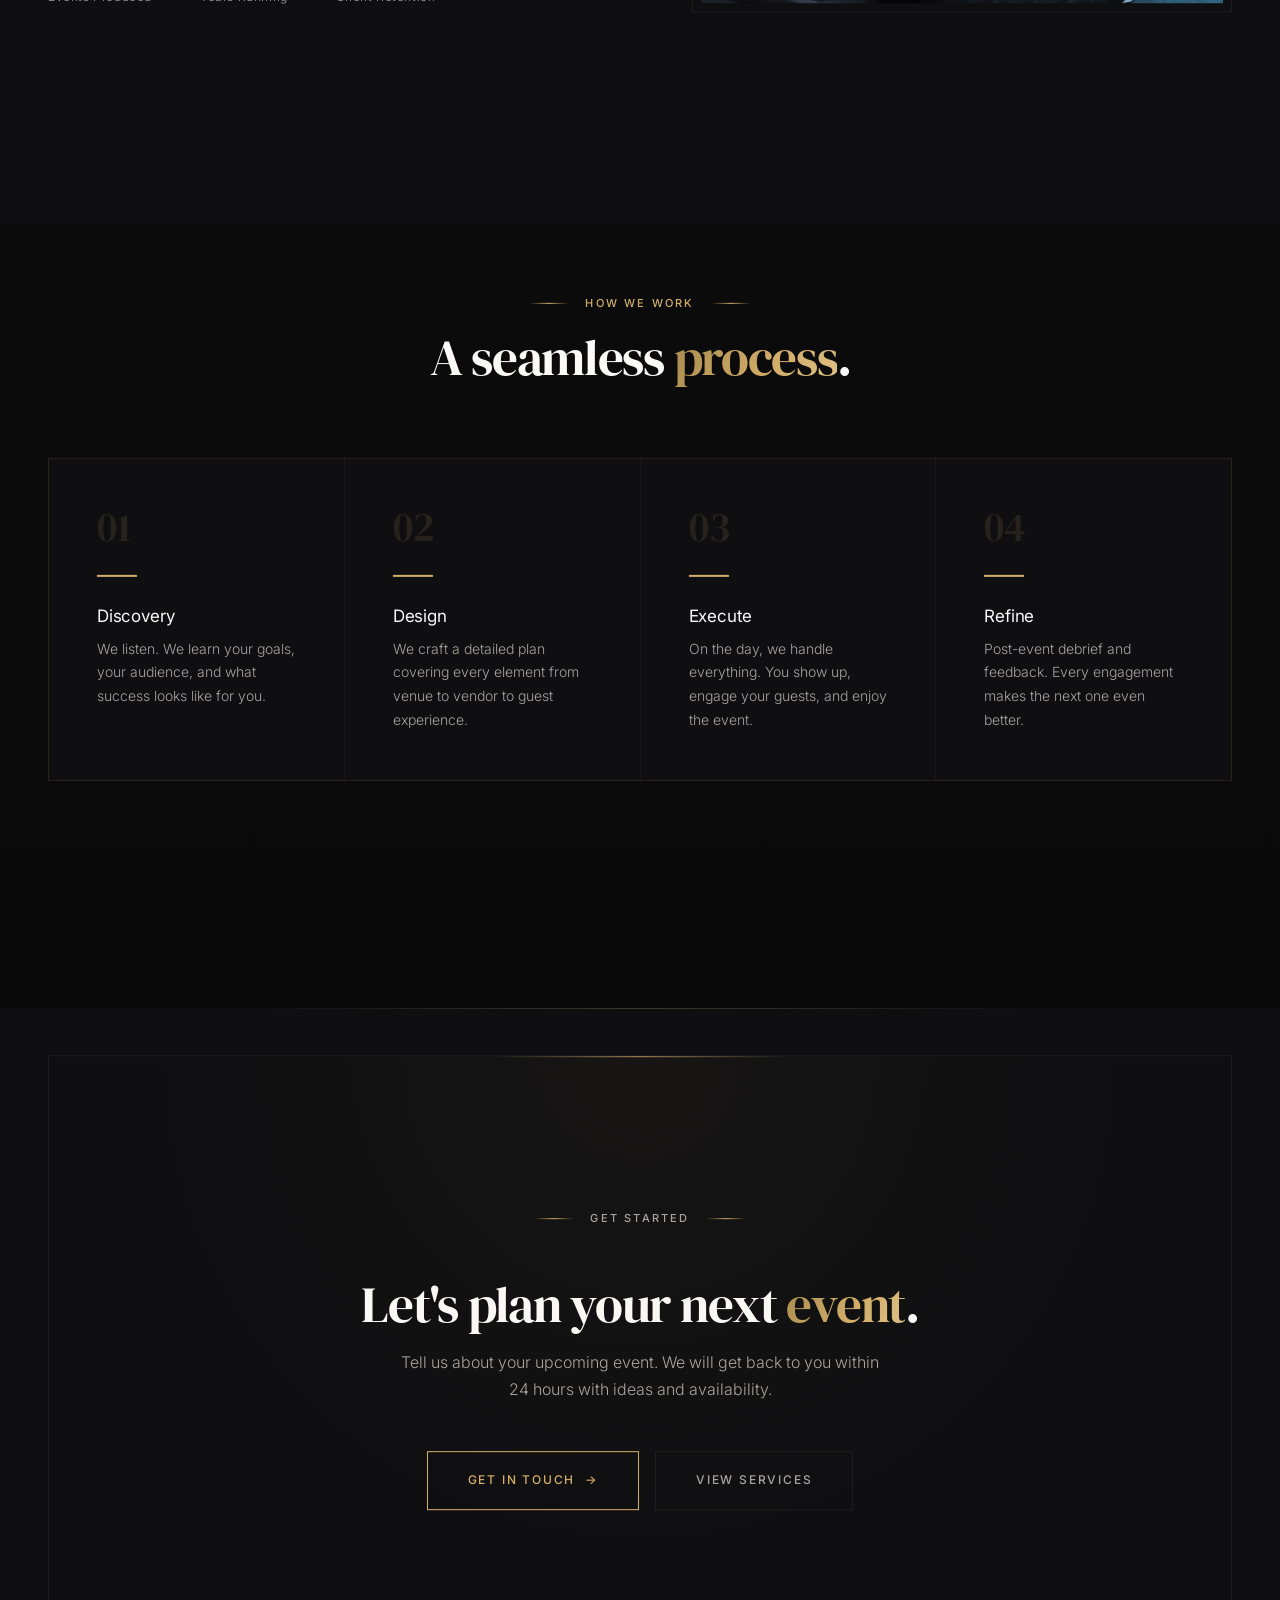
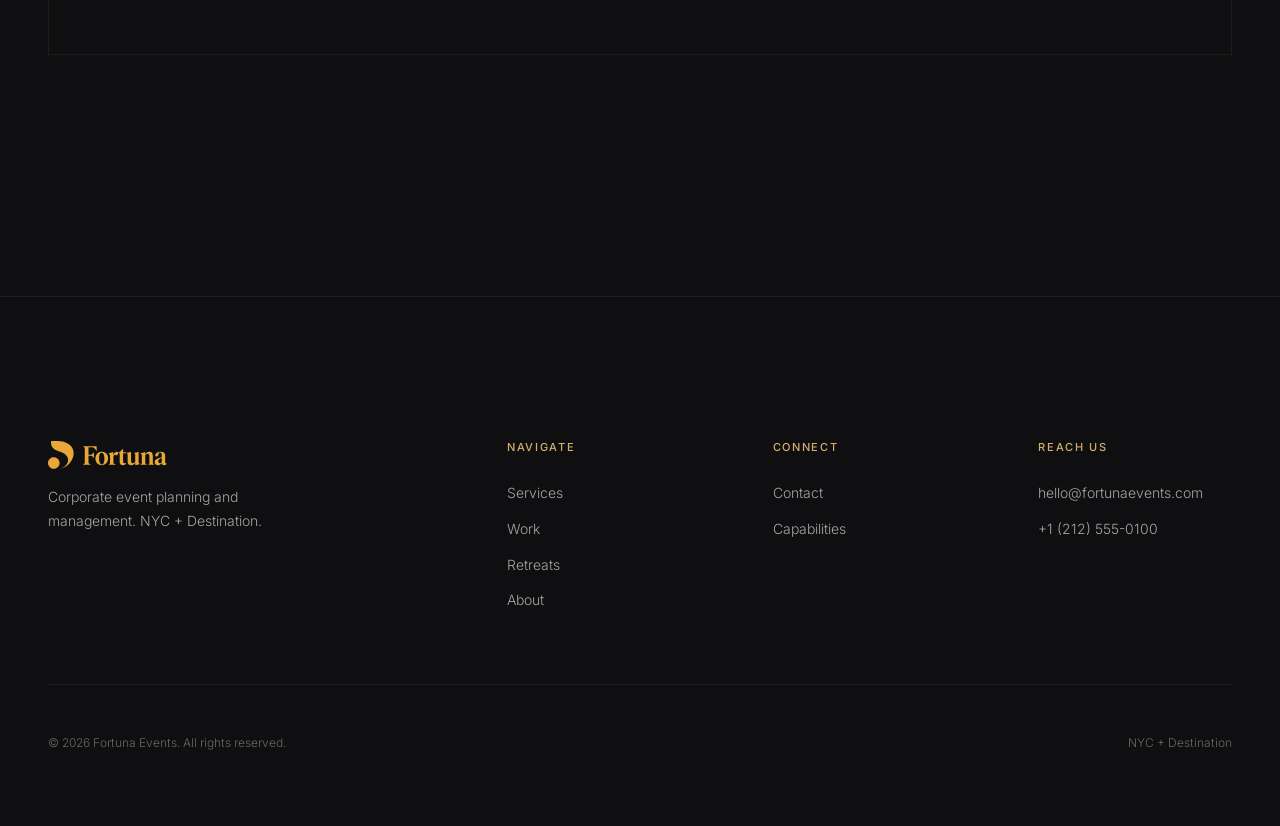
<file: about.html>
<!DOCTYPE html>
<html lang="en">
<head>
  <meta charset="UTF-8">
  <meta name="viewport" content="width=device-width, initial-scale=1.0">
  <title>About | Fortuna Events</title>
  <meta name="description" content="Fortuna Events is a founder-led boutique firm that plans and produces corporate events with white-glove service and obsessive attention to detail.">
  <link rel="preconnect" href="https://fonts.googleapis.com">
  <link rel="preconnect" href="https://fonts.gstatic.com" crossorigin>
  <link href="https://fonts.googleapis.com/css2?family=DM+Serif+Display&family=Inter:wght@300;400;500&display=swap" rel="stylesheet">
  <link rel="stylesheet" href="css/styles.css">
</head>
<body>

  <div class="scroll-progress" aria-hidden="true"></div>

  <!-- Header -->
  <header class="site-header" role="banner">
    <div class="site-header__bar">
      <a href="index.html" class="site-header__logo" aria-label="Fortuna Events Home">
        <img src="assets/logo.svg" alt="Fortuna Events" width="120" height="28">
      </a>
      <nav class="site-header__nav" id="main-nav" role="navigation" aria-label="Main navigation">
        <div class="site-header__links">
          <a href="services.html">Services</a>
          <a href="work.html">Work</a>
          <a href="retreats.html">Retreats</a>
          <a href="about.html">About</a>
          <a href="contact.html">Contact</a>
        </div>
      </nav>
      <div class="site-header__end">
        <a href="contact.html" class="btn btn-primary btn--sm">Get in Touch</a>
      </div>
      <button class="nav-toggle" aria-label="Toggle navigation" aria-expanded="false" aria-controls="main-nav">
        <span></span>
        <span></span>
        <span></span>
      </button>
    </div>
  </header>

  <main>

    <!-- Page Hero -->
    <section class="page-hero">
      <div class="page-hero__ring page-hero__ring--1" aria-hidden="true"></div>
      <div class="page-hero__ring page-hero__ring--2" aria-hidden="true"></div>
      <div class="page-hero__vignette" aria-hidden="true"></div>
      <div class="container">
        <p class="subhead">About Fortuna</p>
        <h1>Boutique planning, <span class="text-accent text-accent-shimmer">personal</span> service.</h1>
        <p class="lead mt-md">Fortuna Events is a founder-led firm that plans and produces corporate events with the attention to detail that busy executives expect and deserve.</p>
      </div>
    </section>

    <hr class="gold-divider container">

    <!-- Brand Story — split layout -->
    <section class="section about-story">
      <div class="container">
        <div class="about-story__grid reveal">
          <div class="about-story__label">
            <p class="subhead">Our Story</p>
            <div class="about-story__year">Est. 2018</div>
          </div>
          <div class="about-story__content">
            <p class="about-story__lead">Fortuna Events was founded eight years ago on a simple idea: busy executives should not have to stress about event logistics.</p>
            <p class="text-muted mt-sm">They need a partner who handles everything, from the venue to the table settings to the day-of coordination, so they can focus on their guests and their message.</p>
            <p class="text-muted mt-sm">We work with senior leaders, founders, and organizations who value quality and discretion. Our clients expect white-glove service, and that is exactly what we deliver: one dedicated planner, obsessive attention to detail, and seamless execution.</p>
            <p class="text-muted mt-sm">Every engagement is personally led by our founding team. Every detail is accounted for. And every event we produce is measured by one thing: whether you and your guests had an exceptional experience.</p>
          </div>
        </div>
      </div>
    </section>

    <!-- Philosophy strip -->
    <section class="about-philosophy-strip">
      <div class="container">
        <div class="about-philosophy-strip__inner reveal">
          <div class="about-philosophy-strip__item">
            <div class="about-philosophy-strip__icon">
              <svg viewBox="0 0 24 24" xmlns="http://www.w3.org/2000/svg"><path d="M12 22s8-4 8-10V5l-8-3-8 3v7c0 6 8 10 8 10z"/></svg>
            </div>
            <strong>Discretion First</strong>
            <p>Complete confidentiality with every engagement</p>
          </div>
          <div class="about-philosophy-strip__item">
            <div class="about-philosophy-strip__icon">
              <svg viewBox="0 0 24 24" xmlns="http://www.w3.org/2000/svg"><circle cx="12" cy="12" r="10"/><polyline points="12 6 12 12 16 14"/></svg>
            </div>
            <strong>Always On Time</strong>
            <p>Obsessive timelines, zero-tolerance for delays</p>
          </div>
          <div class="about-philosophy-strip__item">
            <div class="about-philosophy-strip__icon">
              <svg viewBox="0 0 24 24" xmlns="http://www.w3.org/2000/svg"><polygon points="12 2 15.09 8.26 22 9.27 17 14.14 18.18 21.02 12 17.77 5.82 21.02 7 14.14 2 9.27 8.91 8.26 12 2"/></svg>
            </div>
            <strong>Boutique Scale</strong>
            <p>Limited clients, unlimited attention to detail</p>
          </div>
        </div>
      </div>
    </section>

    <!-- Manifesto -->
    <section class="section section--surface about-manifesto-section">
      <div class="container">
        <div class="manifesto reveal">
          <div class="manifesto__quote-mark" aria-hidden="true">&ldquo;</div>
          <p>Great events do not happen by accident.</p>
          <p>They happen by planning.</p>
          <p>By sweating the small things.</p>
          <p>By caring about the details nobody else notices.</p>
          <p class="manifesto__spacer"></p>
          <p>We believe that when people come together in the right setting, with the right energy, real things change.</p>
          <p class="manifesto__spacer"></p>
          <p>Teams align. Relationships deepen.</p>
          <p>Decisions get made.</p>
          <p class="manifesto__spacer"></p>
          <p>Fortuna Events.<br>Every detail, handled.</p>
        </div>
      </div>
    </section>

    <!-- Values -->
    <section class="section section--ambient">
      <div class="container">
        <div class="text-center mb-xl reveal">
          <p class="subhead mb-sm">What Guides Us</p>
          <h2>Our <span class="text-accent text-accent-shimmer">values</span>.</h2>
          <p class="text-muted mt-sm" style="max-width:480px;margin-left:auto;margin-right:auto;">The principles that shape every event we plan and every relationship we build.</p>
        </div>
        <div class="values-grid reveal-stagger reveal">
          <div class="value-card" style="--card-delay: 0s">
            <div class="value-card__icon">
              <svg viewBox="0 0 24 24" xmlns="http://www.w3.org/2000/svg"><circle cx="11" cy="11" r="8"/><line x1="21" y1="21" x2="16.65" y2="16.65"/></svg>
            </div>
            <div class="value-card__number">01</div>
            <h3>Every Detail Matters</h3>
            <p>Nothing is decorative. Nothing is accidental. Every element of your event serves a purpose and contributes to the experience.</p>
          </div>
          <div class="value-card" style="--card-delay: 0.06s">
            <div class="value-card__icon">
              <svg viewBox="0 0 24 24" xmlns="http://www.w3.org/2000/svg"><path d="M12 22s8-4 8-10V5l-8-3-8 3v7c0 6 8 10 8 10z"/></svg>
            </div>
            <div class="value-card__number">02</div>
            <h3>White-Glove Service</h3>
            <p>Premium execution that your guests feel in every interaction. From the welcome to the farewell, the quality shows.</p>
          </div>
          <div class="value-card" style="--card-delay: 0.12s">
            <div class="value-card__icon">
              <svg viewBox="0 0 24 24" xmlns="http://www.w3.org/2000/svg"><path d="M20.84 4.61a5.5 5.5 0 0 0-7.78 0L12 5.67l-1.06-1.06a5.5 5.5 0 0 0-7.78 7.78l1.06 1.06L12 21.23l7.78-7.78 1.06-1.06a5.5 5.5 0 0 0 0-7.78z"/></svg>
            </div>
            <div class="value-card__number">03</div>
            <h3>Relationships First</h3>
            <p>Events are where professional relationships are built and strengthened. We design environments where genuine connection happens naturally.</p>
          </div>
          <div class="value-card" style="--card-delay: 0.18s">
            <div class="value-card__icon">
              <svg viewBox="0 0 24 24" xmlns="http://www.w3.org/2000/svg"><polyline points="22 12 18 12 15 21 9 3 6 12 2 12"/></svg>
            </div>
            <div class="value-card__number">04</div>
            <h3>Results You Can Measure</h3>
            <p>A great event should produce something real: aligned teams, stronger partnerships, decisions made, and guests who remember the experience.</p>
          </div>
          <div class="value-card" style="--card-delay: 0.24s">
            <div class="value-card__icon">
              <svg viewBox="0 0 24 24" xmlns="http://www.w3.org/2000/svg"><polygon points="12 2 15.09 8.26 22 9.27 17 14.14 18.18 21.02 12 17.77 5.82 21.02 7 14.14 2 9.27 8.91 8.26 12 2"/></svg>
            </div>
            <div class="value-card__number">05</div>
            <h3>Boutique by Choice</h3>
            <p>We take on a limited number of clients so every engagement gets our full attention. No junior handoffs, no stretched resources.</p>
          </div>
          <div class="value-card" style="--card-delay: 0.3s">
            <div class="value-card__icon">
              <svg viewBox="0 0 24 24" xmlns="http://www.w3.org/2000/svg"><path d="M17 21v-2a4 4 0 0 0-4-4H5a4 4 0 0 0-4 4v2"/><circle cx="9" cy="7" r="4"/><path d="M23 21v-2a4 4 0 0 0-3-3.87"/><path d="M16 3.13a4 4 0 0 1 0 7.75"/></svg>
            </div>
            <div class="value-card__number">06</div>
            <h3>Built on Trust</h3>
            <p>Most of our business comes from repeat clients and referrals. We earn that by delivering consistently, event after event.</p>
          </div>
        </div>
      </div>
    </section>

    <!-- Founder -->
    <section class="section section--surface about-founder-section">
      <div class="container">
        <div class="founder-block reveal">
          <div class="founder-block__text">
            <p class="subhead mb-md">Founder-Led</p>
            <h2 class="mb-md">Small team,<br>big <span class="text-accent text-accent-shimmer">results</span>.</h2>
            <p class="text-muted">Fortuna Events is intentionally small. We stay boutique so that every client gets personal attention from our founder, not a junior coordinator they have never met.</p>
            <p class="text-muted mt-sm">Our founder leads every engagement from the first call through the final guest departure. The person who hears your goals is the same person who makes sure everything runs perfectly on the day of.</p>
            <p class="text-muted mt-sm">We take on a limited number of engagements each year. This means deeper relationships, better outcomes, and the kind of care that shows in every detail your guests experience.</p>
            <div class="founder-block__quote">
              <svg viewBox="0 0 24 24" width="16" height="16" xmlns="http://www.w3.org/2000/svg"><path d="M3 21c3 0 7-1 7-8V5c0-1.25-.756-2.017-2-2H4c-1.25 0-2 .75-2 1.972V11c0 1.25.75 2 2 2 1 0 1 0 1 1v1c0 1-1 2-2 2s-1 .008-1 1.031V20c0 1 0 1 1 1z" fill="none" stroke="currentColor" stroke-width="1.5"/><path d="M15 21c3 0 7-1 7-8V5c0-1.25-.757-2.017-2-2h-4c-1.25 0-2 .75-2 1.972V11c0 1.25.75 2 2 2h.75c0 2.25.25 4-2.75 4v3c0 1 0 1 1 1z" fill="none" stroke="currentColor" stroke-width="1.5"/></svg>
              <span>Your event deserves someone who cares about it as much as you do. That's us.</span>
            </div>
            <div class="founder-block__stat-row">
              <div class="founder-block__stat">
                <strong>200+</strong>
                <span>Events Produced</span>
              </div>
              <div class="founder-block__stat">
                <strong>8</strong>
                <span>Years Running</span>
              </div>
              <div class="founder-block__stat">
                <strong>98%</strong>
                <span>Client Retention</span>
              </div>
            </div>
          </div>
          <div class="founder-block__image">
            <div class="founder-block__image-frame">
              <img src="assets/events/about/founder.jpg" alt="Fortuna Events founder" class="founder-block__img">
            </div>
          </div>
        </div>
      </div>
    </section>

    <!-- Process glimpse -->
    <section class="section about-process">
      <div class="container">
        <div class="text-center mb-xl reveal">
          <p class="subhead mb-sm">How We Work</p>
          <h2>A seamless <span class="text-accent text-accent-shimmer">process</span>.</h2>
        </div>
        <div class="about-process__steps reveal">
          <div class="about-process__step">
            <div class="about-process__step-num">01</div>
            <div class="about-process__step-line" aria-hidden="true"></div>
            <h3>Discovery</h3>
            <p>We listen. We learn your goals, your audience, and what success looks like for you.</p>
          </div>
          <div class="about-process__step">
            <div class="about-process__step-num">02</div>
            <div class="about-process__step-line" aria-hidden="true"></div>
            <h3>Design</h3>
            <p>We craft a detailed plan covering every element from venue to vendor to guest experience.</p>
          </div>
          <div class="about-process__step">
            <div class="about-process__step-num">03</div>
            <div class="about-process__step-line" aria-hidden="true"></div>
            <h3>Execute</h3>
            <p>On the day, we handle everything. You show up, engage your guests, and enjoy the event.</p>
          </div>
          <div class="about-process__step">
            <div class="about-process__step-num">04</div>
            <div class="about-process__step-line" aria-hidden="true"></div>
            <h3>Refine</h3>
            <p>Post-event debrief and feedback. Every engagement makes the next one even better.</p>
          </div>
        </div>
      </div>
    </section>

    <!-- CTA -->
    <section class="section section--surface">
      <div class="container">
        <div class="cta-block reveal-scale">
          <p class="subhead mb-sm">Get Started</p>
          <h2>Let's plan your next <span class="text-accent text-accent-shimmer">event</span>.</h2>
          <p>Tell us about your upcoming event. We will get back to you within 24 hours with ideas and availability.</p>
          <div class="cta-block__actions">
            <a href="contact.html" class="btn btn-primary">Get in Touch <span class="btn-arrow">&rarr;</span></a>
            <a href="services.html" class="btn btn-secondary">View Services</a>
          </div>
        </div>
      </div>
    </section>

  </main>

  <!-- Footer -->
  <footer class="site-footer" role="contentinfo">
    <div class="container">
      <div class="site-footer__top">
        <div class="site-footer__brand">
          <img src="assets/logo.svg" alt="Fortuna Events" width="140" height="32">
          <p>Corporate event planning and management. NYC + Destination.</p>
        </div>
        <div>
          <h4 class="site-footer__heading">Navigate</h4>
          <div class="site-footer__links">
            <a href="services.html">Services</a>
            <a href="work.html">Work</a>
            <a href="retreats.html">Retreats</a>
            <a href="about.html">About</a>
          </div>
        </div>
        <div>
          <h4 class="site-footer__heading">Connect</h4>
          <div class="site-footer__links">
            <a href="contact.html">Contact</a>
            <a href="capabilities.html">Capabilities</a>
          </div>
        </div>
        <div>
          <h4 class="site-footer__heading">Reach Us</h4>
          <div class="site-footer__links">
            <a href="mailto:hello@fortunaevents.com">hello@fortunaevents.com</a>
            <a href="tel:+12125550100">+1 (212) 555-0100</a>
          </div>
        </div>
      </div>
      <div class="site-footer__bottom">
        <span>&copy; 2026 Fortuna Events. All rights reserved.</span>
        <span>NYC + Destination</span>
      </div>
    </div>
  </footer>

  <script src="js/main.js"></script>
</body>
</html>
</file>
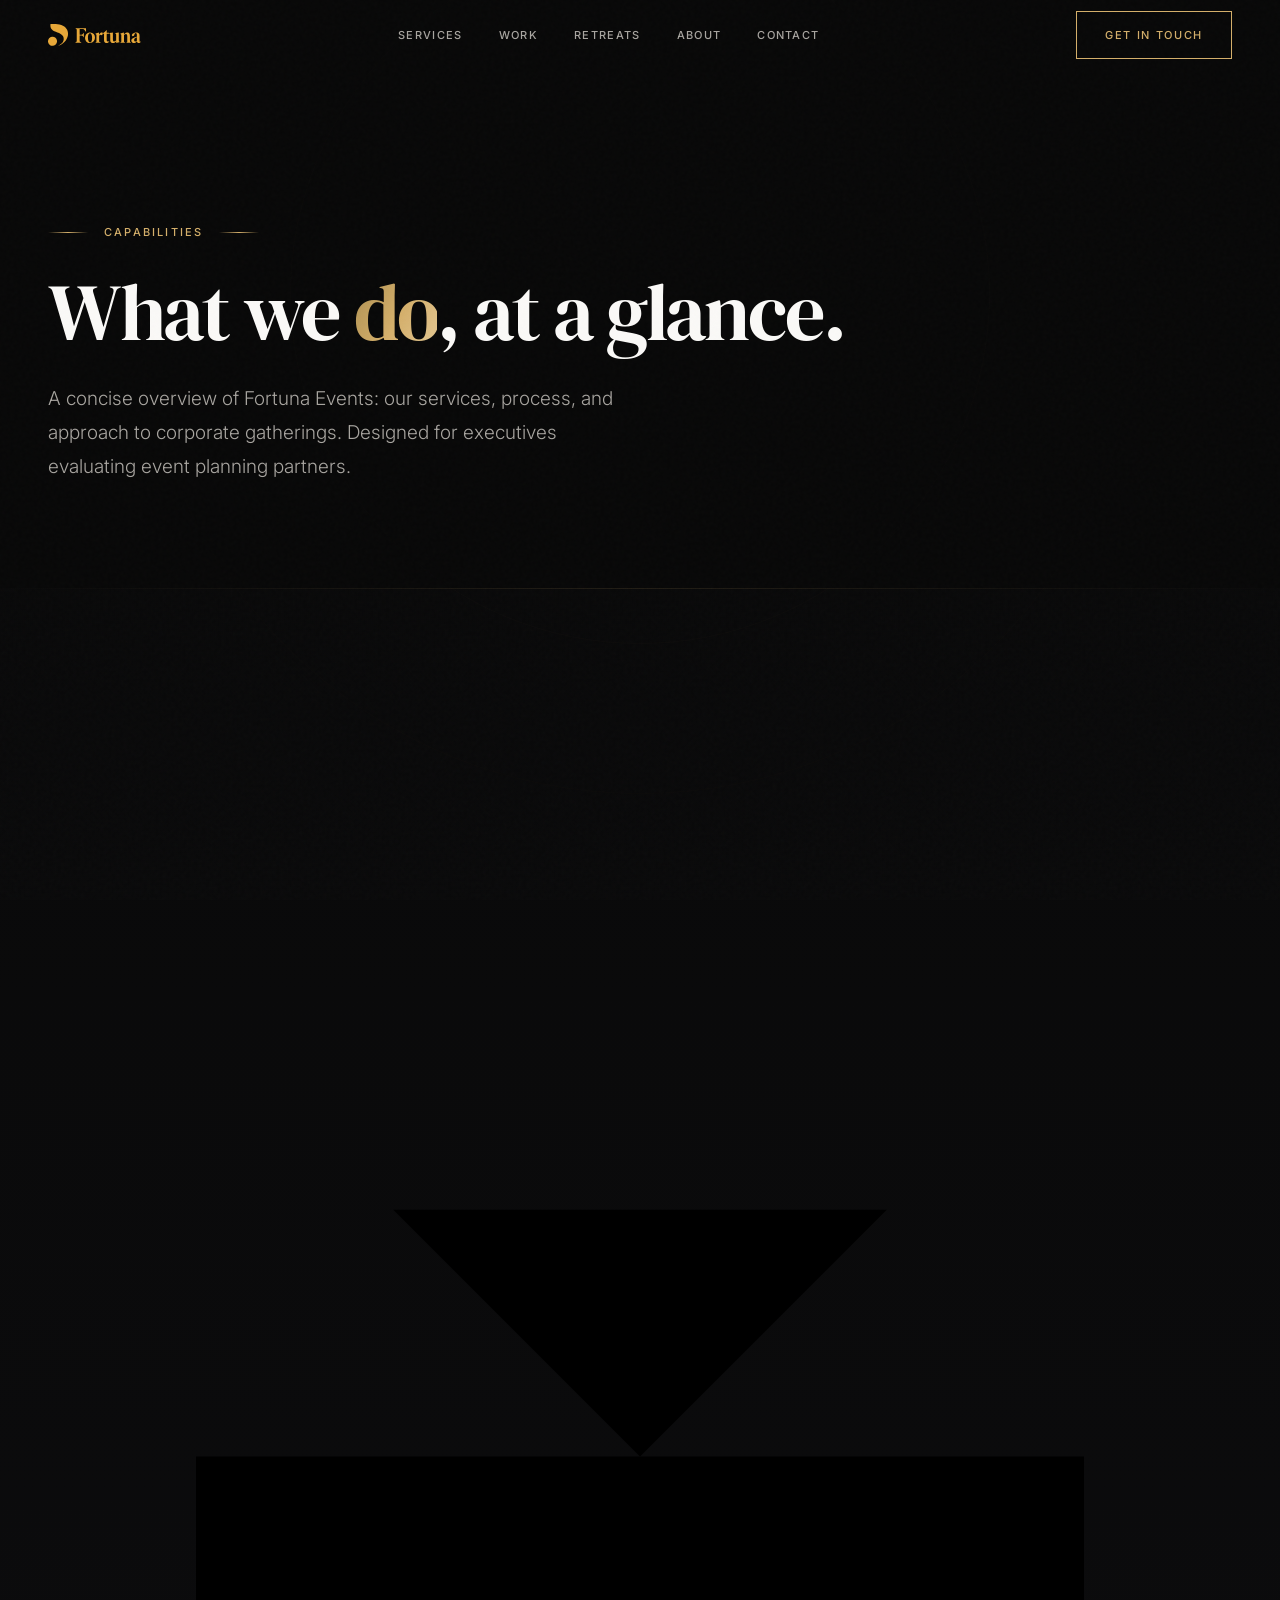
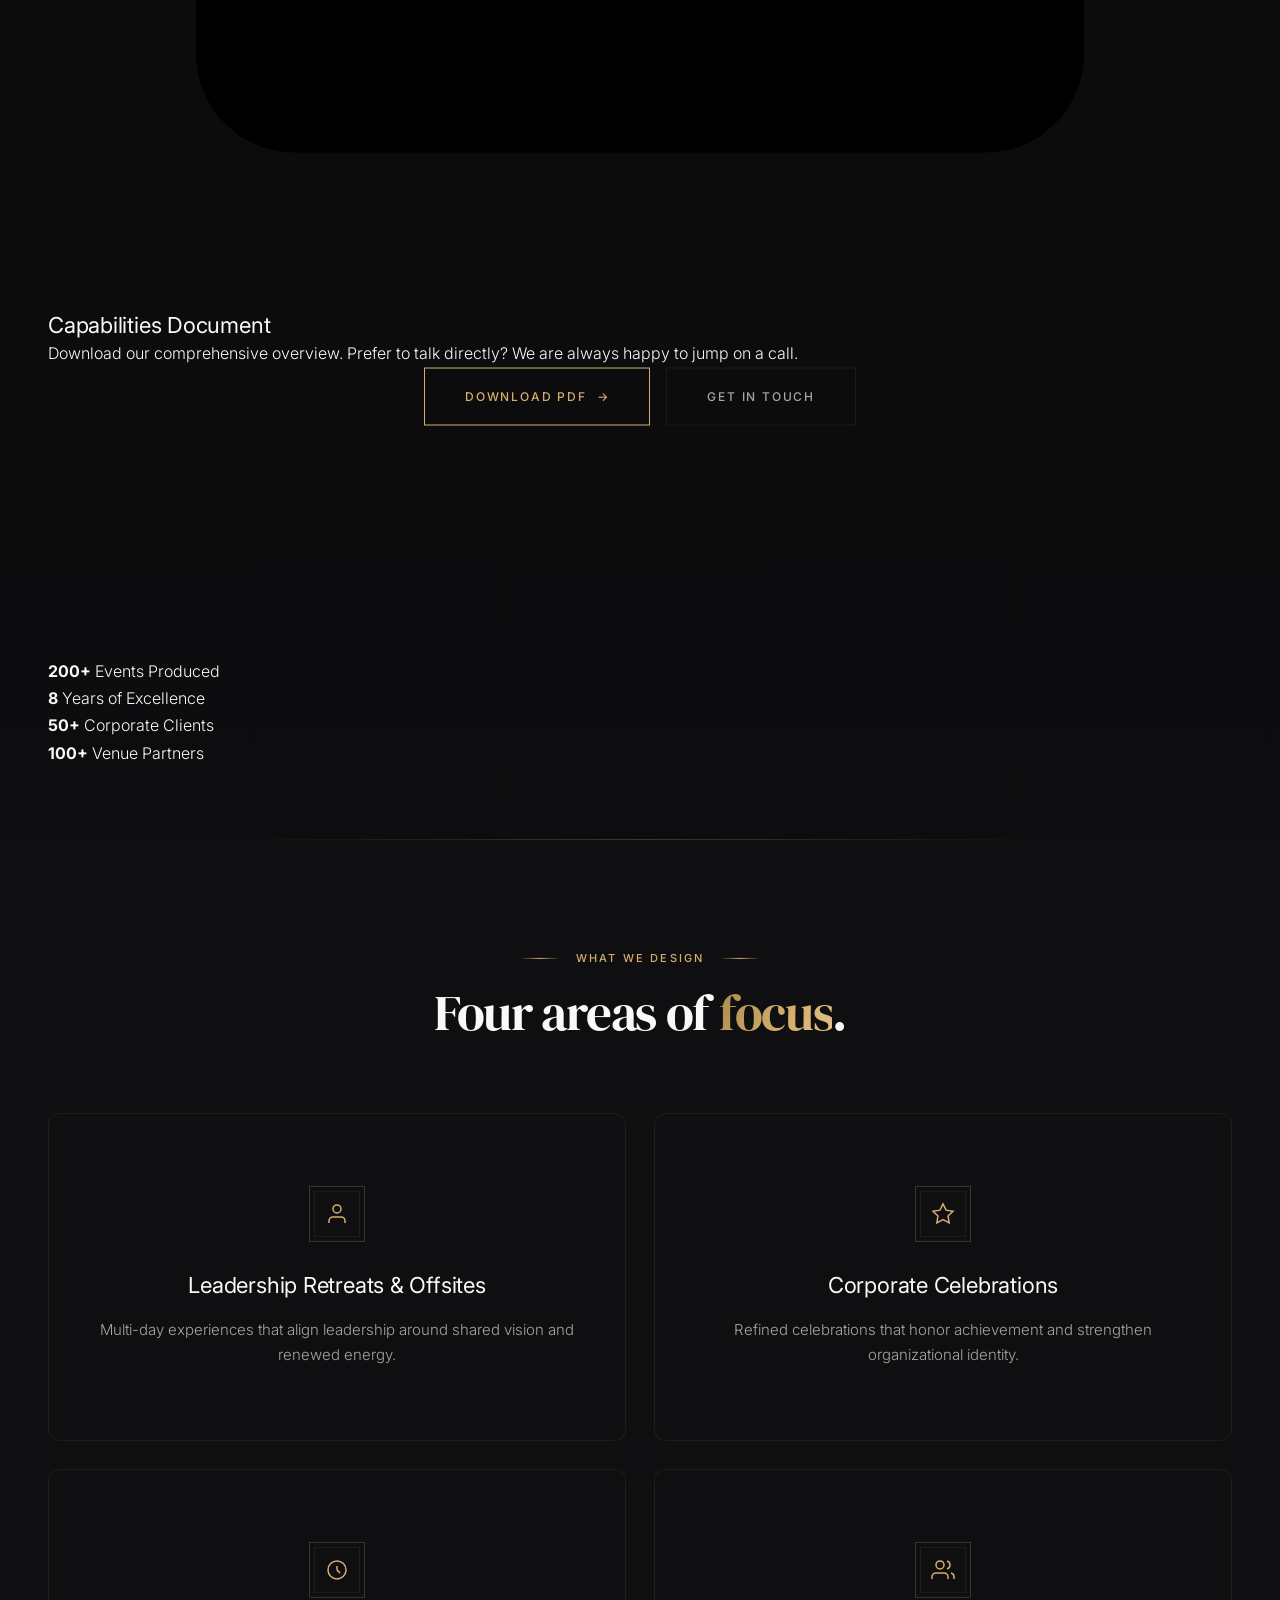
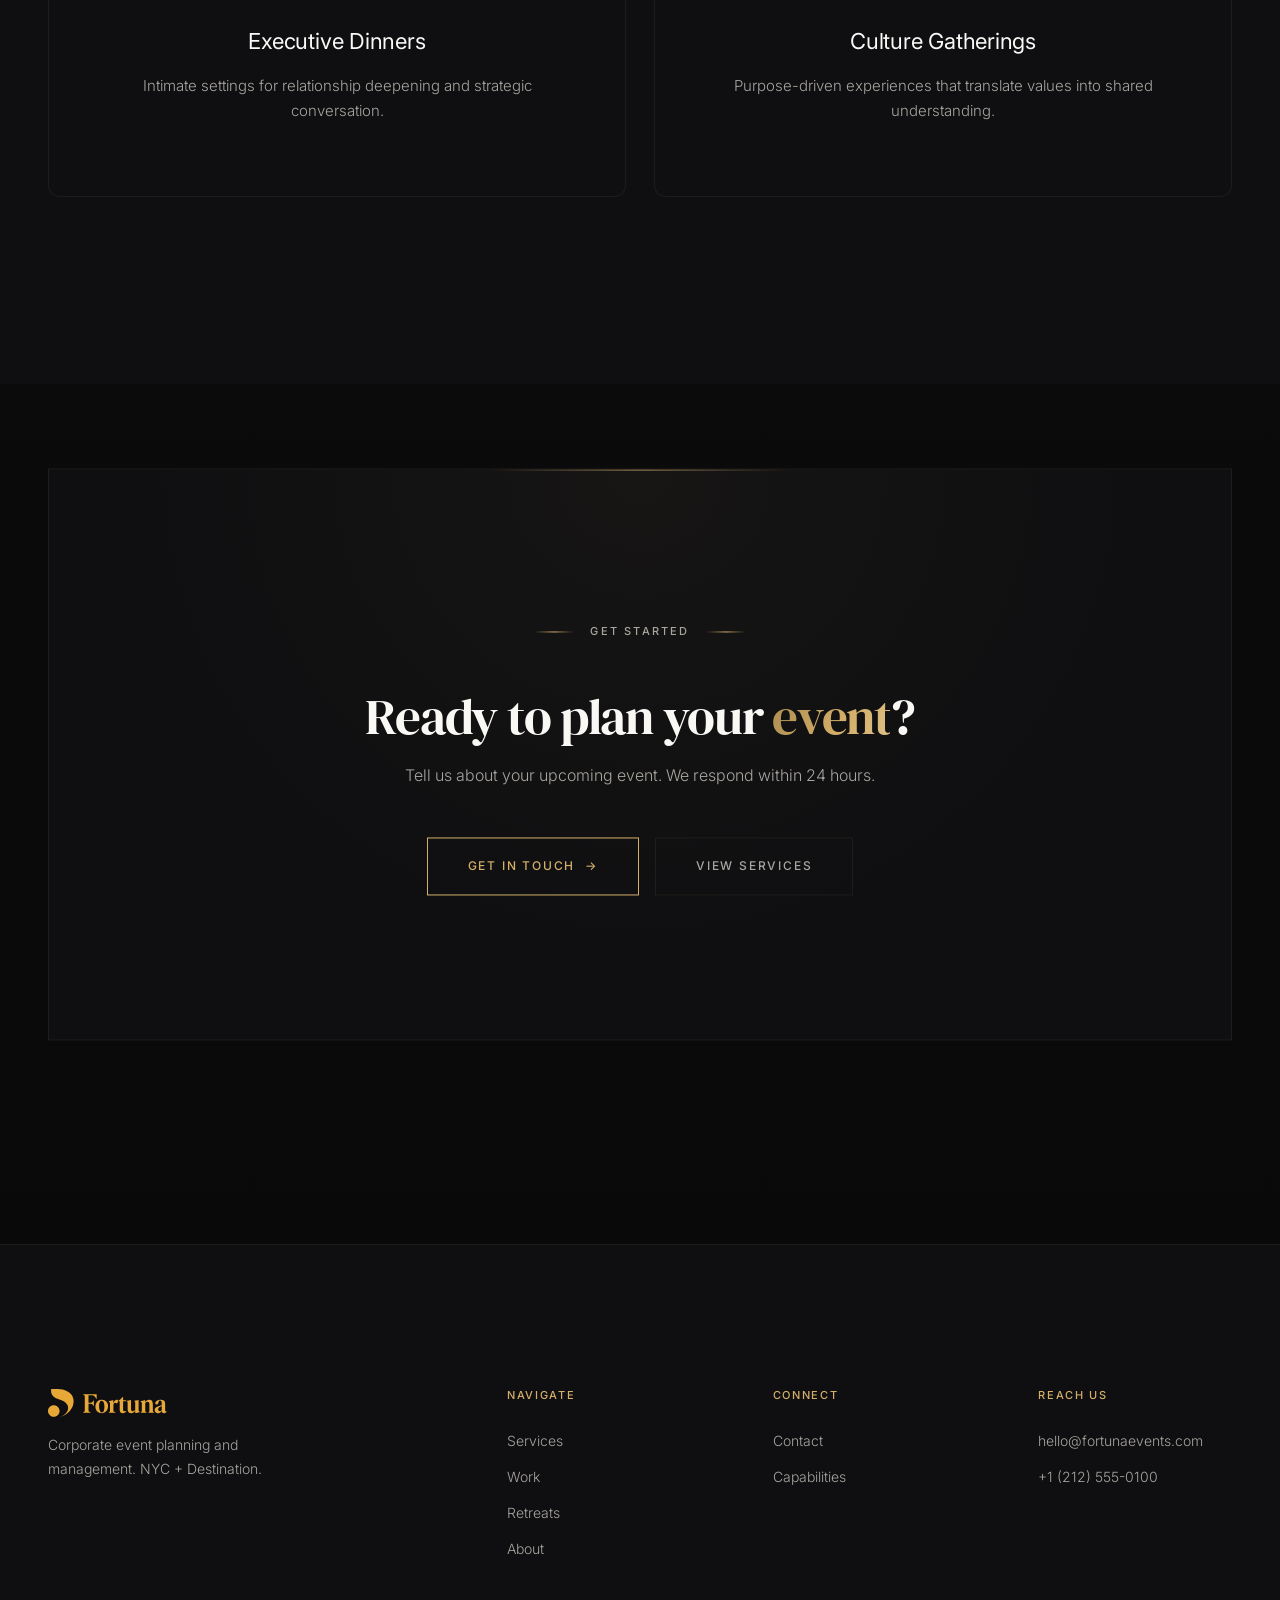
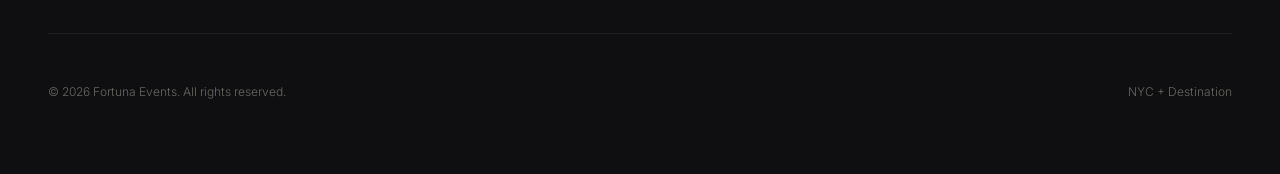
<file: capabilities.html>
<!DOCTYPE html>
<html lang="en">
<head>
  <meta charset="UTF-8">
  <meta name="viewport" content="width=device-width, initial-scale=1.0">
  <title>Capabilities | Fortuna Events</title>
  <meta name="description" content="Download the Fortuna Events capabilities document. A concise overview of our services, process, and approach to corporate gatherings.">
  <link rel="preconnect" href="https://fonts.googleapis.com">
  <link rel="preconnect" href="https://fonts.gstatic.com" crossorigin>
  <link href="https://fonts.googleapis.com/css2?family=DM+Serif+Display&family=Inter:wght@300;400;500&display=swap" rel="stylesheet">
  <link rel="stylesheet" href="css/styles.css">
</head>
<body>

  <div class="scroll-progress" aria-hidden="true"></div>

  <!-- Header -->
  <header class="site-header" role="banner">
    <div class="site-header__bar">
      <a href="index.html" class="site-header__logo" aria-label="Fortuna Events Home">
        <img src="assets/logo.svg" alt="Fortuna Events" width="120" height="28">
      </a>
      <nav class="site-header__nav" id="main-nav" role="navigation" aria-label="Main navigation">
        <div class="site-header__links">
          <a href="services.html">Services</a>
          <a href="work.html">Work</a>
          <a href="retreats.html">Retreats</a>
          <a href="about.html">About</a>
          <a href="contact.html">Contact</a>
        </div>
      </nav>
      <div class="site-header__end">
        <a href="contact.html" class="btn btn-primary btn--sm">Get in Touch</a>
      </div>
      <button class="nav-toggle" aria-label="Toggle navigation" aria-expanded="false" aria-controls="main-nav">
        <span></span>
        <span></span>
        <span></span>
      </button>
    </div>
  </header>

  <main>

    <!-- Page Hero -->
    <section class="page-hero">
      <div class="page-hero__ring page-hero__ring--1" aria-hidden="true"></div>
      <div class="page-hero__ring page-hero__ring--2" aria-hidden="true"></div>
      <div class="page-hero__vignette" aria-hidden="true"></div>
      <div class="container">
        <p class="subhead">Capabilities</p>
        <h1>What we <span class="text-accent text-accent-shimmer">do</span>, at a glance.</h1>
        <p class="lead mt-md">A concise overview of Fortuna Events: our services, process, and approach to corporate gatherings. Designed for executives evaluating event planning partners.</p>
      </div>
    </section>

    <hr class="gold-divider container">

    <!-- Download Section -->
    <section class="section">
      <div class="container">
        <div class="capabilities-download reveal-scale">
          <div class="capabilities-download__icon">
            <svg viewBox="0 0 24 24" xmlns="http://www.w3.org/2000/svg"><path d="M21 15v4a2 2 0 0 1-2 2H5a2 2 0 0 1-2-2v-4"/><polyline points="7 10 12 15 17 10"/><line x1="12" y1="15" x2="12" y2="3"/></svg>
          </div>
          <h3>Capabilities Document</h3>
          <p>Download our comprehensive overview. Prefer to talk directly? We are always happy to jump on a call.</p>
          <div class="cta-block__actions">
            <a href="assets/capabilities.pdf" class="btn btn-primary" download>Download PDF <span class="btn-arrow">&rarr;</span></a>
            <a href="contact.html" class="btn btn-secondary">Get in Touch</a>
          </div>
        </div>
      </div>
    </section>

    <!-- Stats Strip -->
    <section class="section--sm">
      <div class="container">
        <div class="capabilities-stats reveal-stagger reveal">
          <div class="capabilities-stat">
            <strong>200+</strong>
            <span>Events Produced</span>
          </div>
          <div class="capabilities-stat">
            <strong>8</strong>
            <span>Years of Excellence</span>
          </div>
          <div class="capabilities-stat">
            <strong>50+</strong>
            <span>Corporate Clients</span>
          </div>
          <div class="capabilities-stat">
            <strong>100+</strong>
            <span>Venue Partners</span>
          </div>
        </div>
      </div>
    </section>

    <!-- Brief Service Overview -->
    <section class="section section--surface">
      <div class="container">
        <div class="text-center mb-xl reveal">
          <p class="subhead mb-sm">What We Design</p>
          <h2>Four areas of <span class="text-accent text-accent-shimmer">focus</span>.</h2>
        </div>
        <div class="grid grid--2 reveal-stagger reveal">
          <div class="surface-card pillar-card">
            <div class="pillar-card__icon">
              <svg viewBox="0 0 24 24" xmlns="http://www.w3.org/2000/svg"><path d="M20 21v-2a4 4 0 0 0-4-4H8a4 4 0 0 0-4 4v2"/><circle cx="12" cy="7" r="4"/></svg>
            </div>
            <h3>Leadership Retreats &amp; Offsites</h3>
            <p>Multi-day experiences that align leadership around shared vision and renewed energy.</p>
          </div>
          <div class="surface-card pillar-card">
            <div class="pillar-card__icon">
              <svg viewBox="0 0 24 24" xmlns="http://www.w3.org/2000/svg"><polygon points="12 2 15.09 8.26 22 9.27 17 14.14 18.18 21.02 12 17.77 5.82 21.02 7 14.14 2 9.27 8.91 8.26 12 2"/></svg>
            </div>
            <h3>Corporate Celebrations</h3>
            <p>Refined celebrations that honor achievement and strengthen organizational identity.</p>
          </div>
          <div class="surface-card pillar-card">
            <div class="pillar-card__icon">
              <svg viewBox="0 0 24 24" xmlns="http://www.w3.org/2000/svg"><circle cx="12" cy="12" r="9"/><line x1="12" y1="8" x2="12" y2="12"/><line x1="12" y1="12" x2="15" y2="15"/></svg>
            </div>
            <h3>Executive Dinners</h3>
            <p>Intimate settings for relationship deepening and strategic conversation.</p>
          </div>
          <div class="surface-card pillar-card">
            <div class="pillar-card__icon">
              <svg viewBox="0 0 24 24" xmlns="http://www.w3.org/2000/svg"><path d="M17 21v-2a4 4 0 0 0-4-4H5a4 4 0 0 0-4 4v2"/><circle cx="9" cy="7" r="4"/><path d="M23 21v-2a4 4 0 0 0-3-3.87"/><path d="M16 3.13a4 4 0 0 1 0 7.75"/></svg>
            </div>
            <h3>Culture Gatherings</h3>
            <p>Purpose-driven experiences that translate values into shared understanding.</p>
          </div>
        </div>
      </div>
    </section>

    <!-- CTA -->
    <section class="section">
      <div class="container">
        <div class="cta-block reveal-scale">
          <p class="subhead mb-sm">Get Started</p>
          <h2>Ready to plan your <span class="text-accent text-accent-shimmer">event</span>?</h2>
          <p>Tell us about your upcoming event. We respond within 24 hours.</p>
          <div class="cta-block__actions">
            <a href="contact.html" class="btn btn-primary">Get in Touch <span class="btn-arrow">&rarr;</span></a>
            <a href="services.html" class="btn btn-secondary">View Services</a>
          </div>
        </div>
      </div>
    </section>

  </main>

  <!-- Footer -->
  <footer class="site-footer" role="contentinfo">
    <div class="container">
      <div class="site-footer__top">
        <div class="site-footer__brand">
          <img src="assets/logo.svg" alt="Fortuna Events" width="140" height="32">
          <p>Corporate event planning and management. NYC + Destination.</p>
        </div>
        <div>
          <h4 class="site-footer__heading">Navigate</h4>
          <div class="site-footer__links">
            <a href="services.html">Services</a>
            <a href="work.html">Work</a>
            <a href="retreats.html">Retreats</a>
            <a href="about.html">About</a>
          </div>
        </div>
        <div>
          <h4 class="site-footer__heading">Connect</h4>
          <div class="site-footer__links">
            <a href="contact.html">Contact</a>
            <a href="capabilities.html">Capabilities</a>
          </div>
        </div>
        <div>
          <h4 class="site-footer__heading">Reach Us</h4>
          <div class="site-footer__links">
            <a href="mailto:hello@fortunaevents.com">hello@fortunaevents.com</a>
            <a href="tel:+12125550100">+1 (212) 555-0100</a>
          </div>
        </div>
      </div>
      <div class="site-footer__bottom">
        <span>&copy; 2026 Fortuna Events. All rights reserved.</span>
        <span>NYC + Destination</span>
      </div>
    </div>
  </footer>

  <script src="js/main.js"></script>
</body>
</html>
</file>
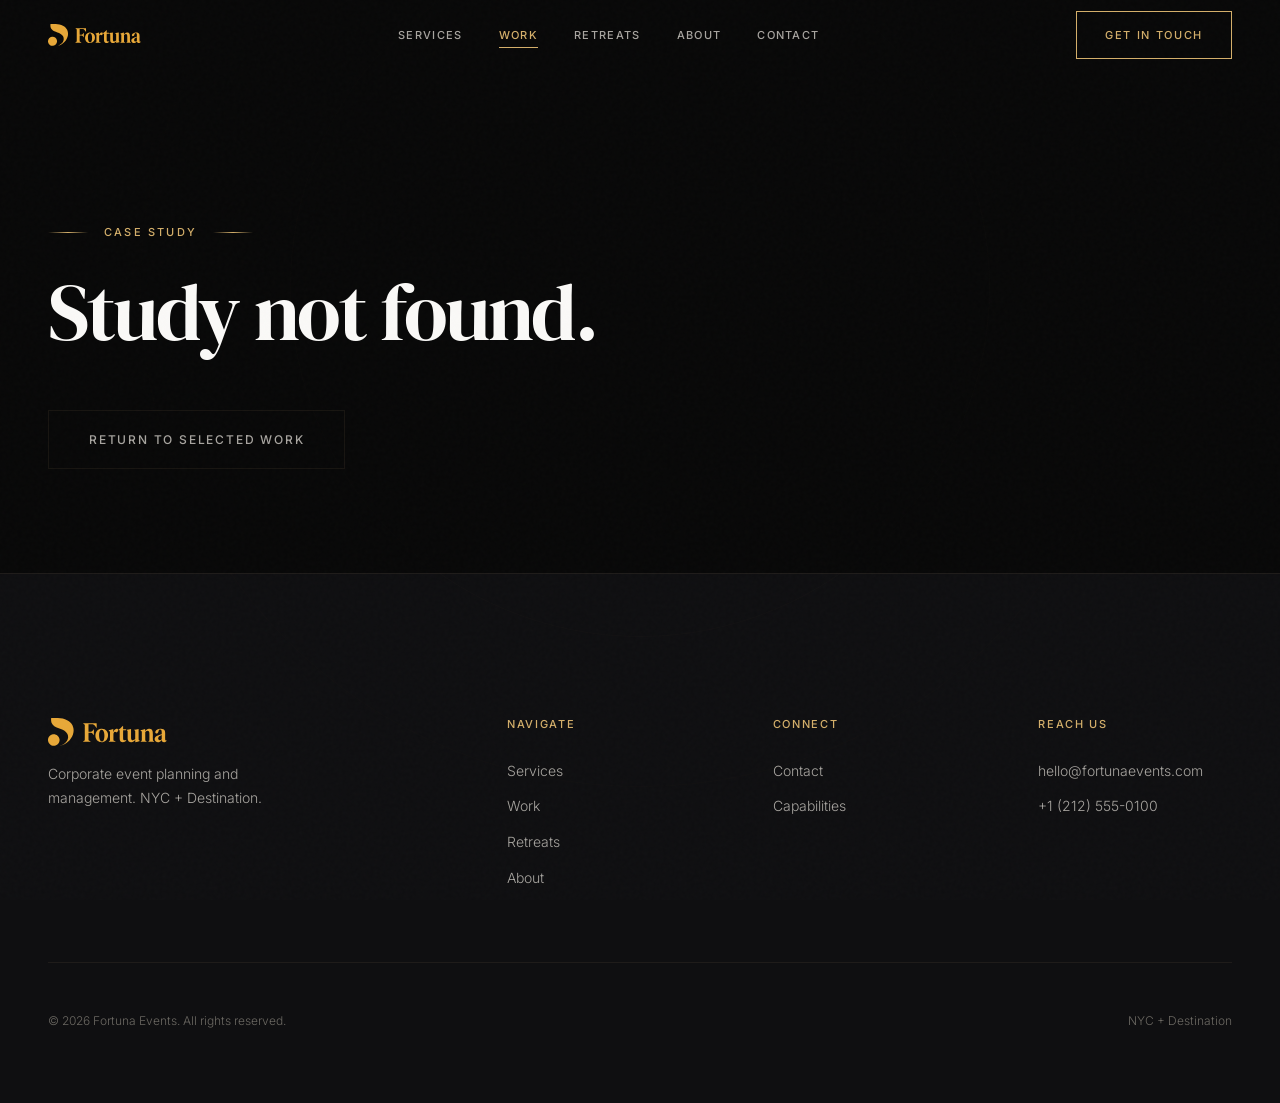
<file: case-study.html>
<!DOCTYPE html>
<html lang="en">
<head>
  <meta charset="UTF-8">
  <meta name="viewport" content="width=device-width, initial-scale=1.0">
  <title>Case Study | Fortuna Events</title>
  <meta name="description" content="A detailed look at how Fortuna Events designed and executed a purposeful corporate gathering.">
  <link rel="preconnect" href="https://fonts.googleapis.com">
  <link rel="preconnect" href="https://fonts.gstatic.com" crossorigin>
  <link href="https://fonts.googleapis.com/css2?family=DM+Serif+Display&family=Inter:wght@300;400;500&display=swap" rel="stylesheet">
  <link rel="stylesheet" href="css/styles.css">
</head>
<body>

  <div class="scroll-progress" aria-hidden="true"></div>

  <!-- Header -->
  <header class="site-header" role="banner">
    <div class="site-header__bar">
      <a href="index.html" class="site-header__logo" aria-label="Fortuna Events Home">
        <img src="assets/logo.svg" alt="Fortuna Events" width="120" height="28">
      </a>
      <nav class="site-header__nav" id="main-nav" role="navigation" aria-label="Main navigation">
        <div class="site-header__links">
          <a href="services.html">Services</a>
          <a href="work.html">Work</a>
          <a href="retreats.html">Retreats</a>
          <a href="about.html">About</a>
          <a href="contact.html">Contact</a>
        </div>
      </nav>
      <div class="site-header__end">
        <a href="contact.html" class="btn btn-primary btn--sm">Get in Touch</a>
      </div>
      <button class="nav-toggle" aria-label="Toggle navigation" aria-expanded="false" aria-controls="main-nav">
        <span></span>
        <span></span>
        <span></span>
      </button>
    </div>
  </header>

  <main>

    <!-- Case Study Content (rendered by JS) -->
    <div id="case-study-content">
      <!-- JS populates this -->
    </div>

    <!-- Fallback if no JS -->
    <noscript>
      <section class="page-hero">
        <div class="page-hero__ring page-hero__ring--1" aria-hidden="true"></div>
        <div class="page-hero__vignette" aria-hidden="true"></div>
        <div class="container">
          <p class="subhead">Case Study</p>
          <h1>Please enable JavaScript to view this case study.</h1>
          <p class="lead mt-md"><a href="work.html" class="btn btn-secondary mt-md">Return to Selected Work</a></p>
        </div>
      </section>
    </noscript>

  </main>

  <!-- Footer -->
  <footer class="site-footer" role="contentinfo">
    <div class="container">
      <div class="site-footer__top">
        <div class="site-footer__brand">
          <img src="assets/logo.svg" alt="Fortuna Events" width="140" height="32">
          <p>Corporate event planning and management. NYC + Destination.</p>
        </div>
        <div>
          <h4 class="site-footer__heading">Navigate</h4>
          <div class="site-footer__links">
            <a href="services.html">Services</a>
            <a href="work.html">Work</a>
            <a href="retreats.html">Retreats</a>
            <a href="about.html">About</a>
          </div>
        </div>
        <div>
          <h4 class="site-footer__heading">Connect</h4>
          <div class="site-footer__links">
            <a href="contact.html">Contact</a>
            <a href="capabilities.html">Capabilities</a>
          </div>
        </div>
        <div>
          <h4 class="site-footer__heading">Reach Us</h4>
          <div class="site-footer__links">
            <a href="mailto:hello@fortunaevents.com">hello@fortunaevents.com</a>
            <a href="tel:+12125550100">+1 (212) 555-0100</a>
          </div>
        </div>
      </div>
      <div class="site-footer__bottom">
        <span>&copy; 2026 Fortuna Events. All rights reserved.</span>
        <span>NYC + Destination</span>
      </div>
    </div>
  </footer>

  <script src="js/main.js"></script>
</body>
</html>
</file>
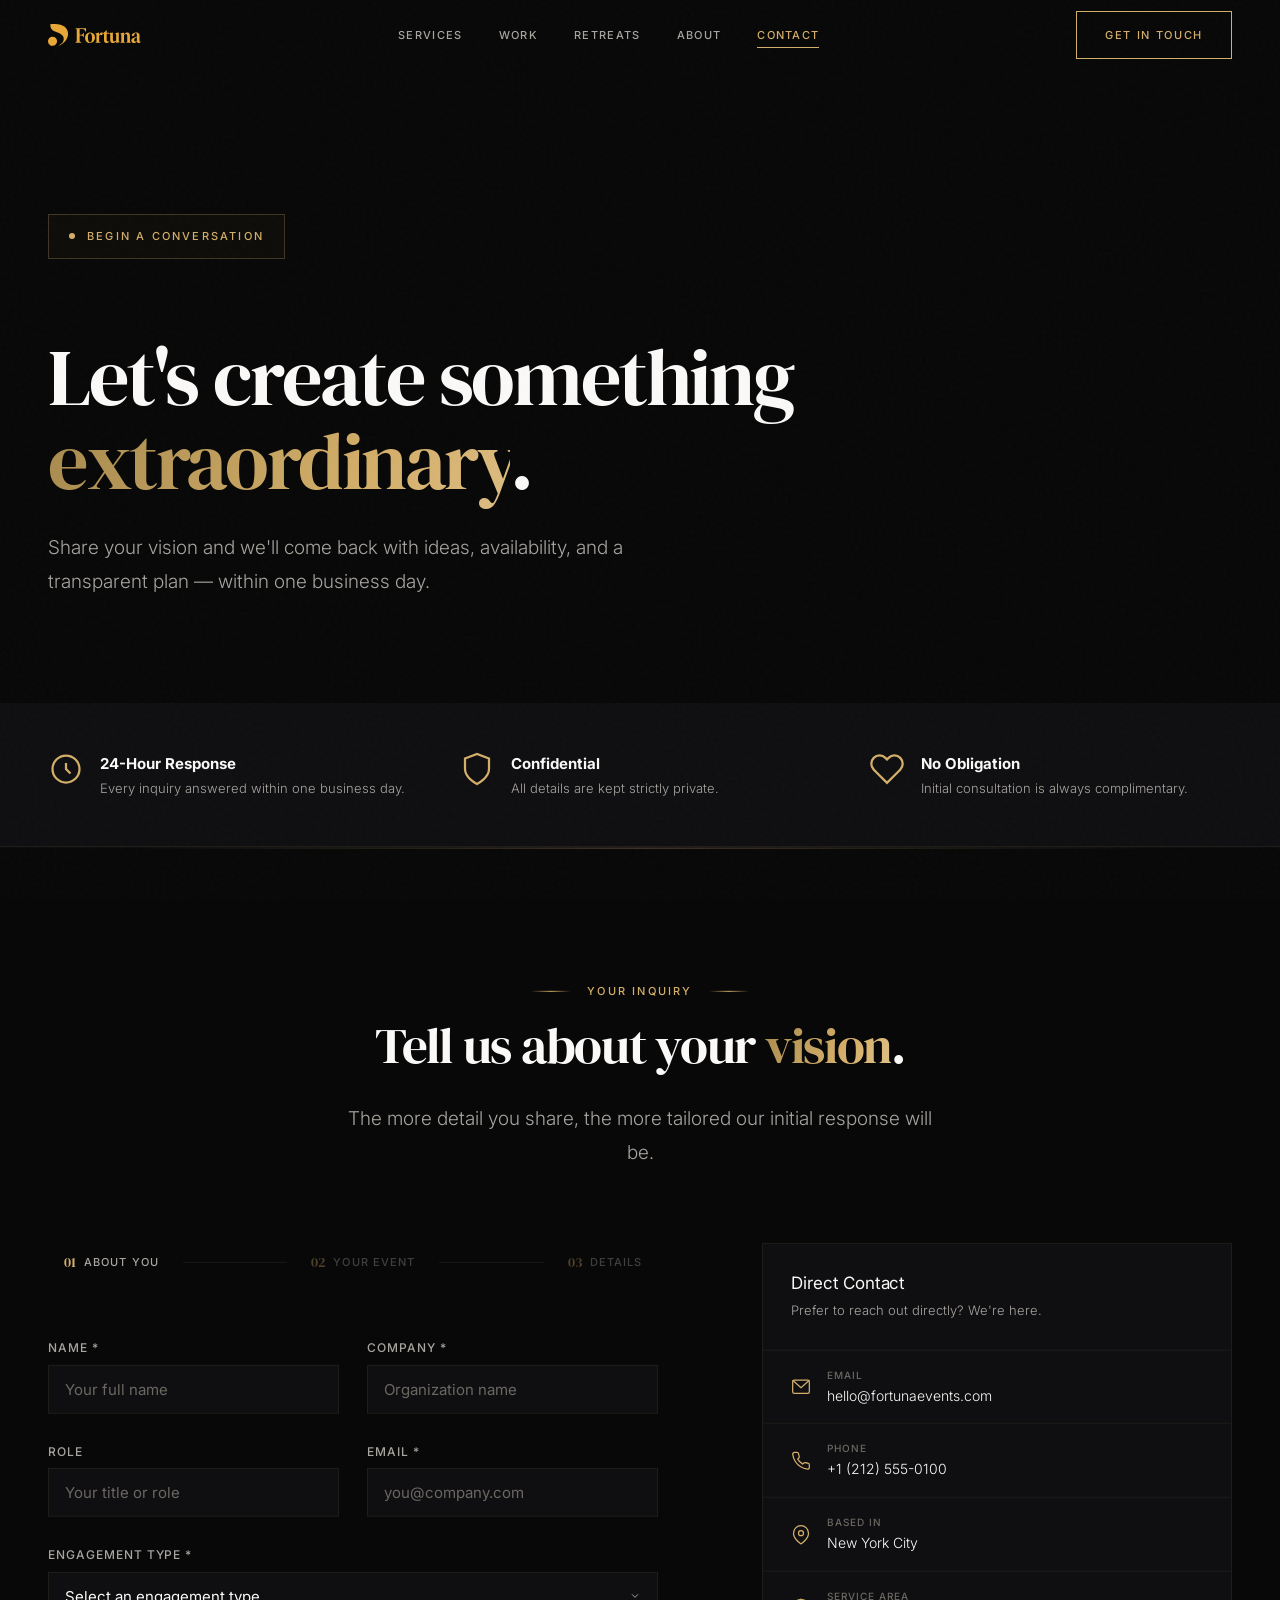
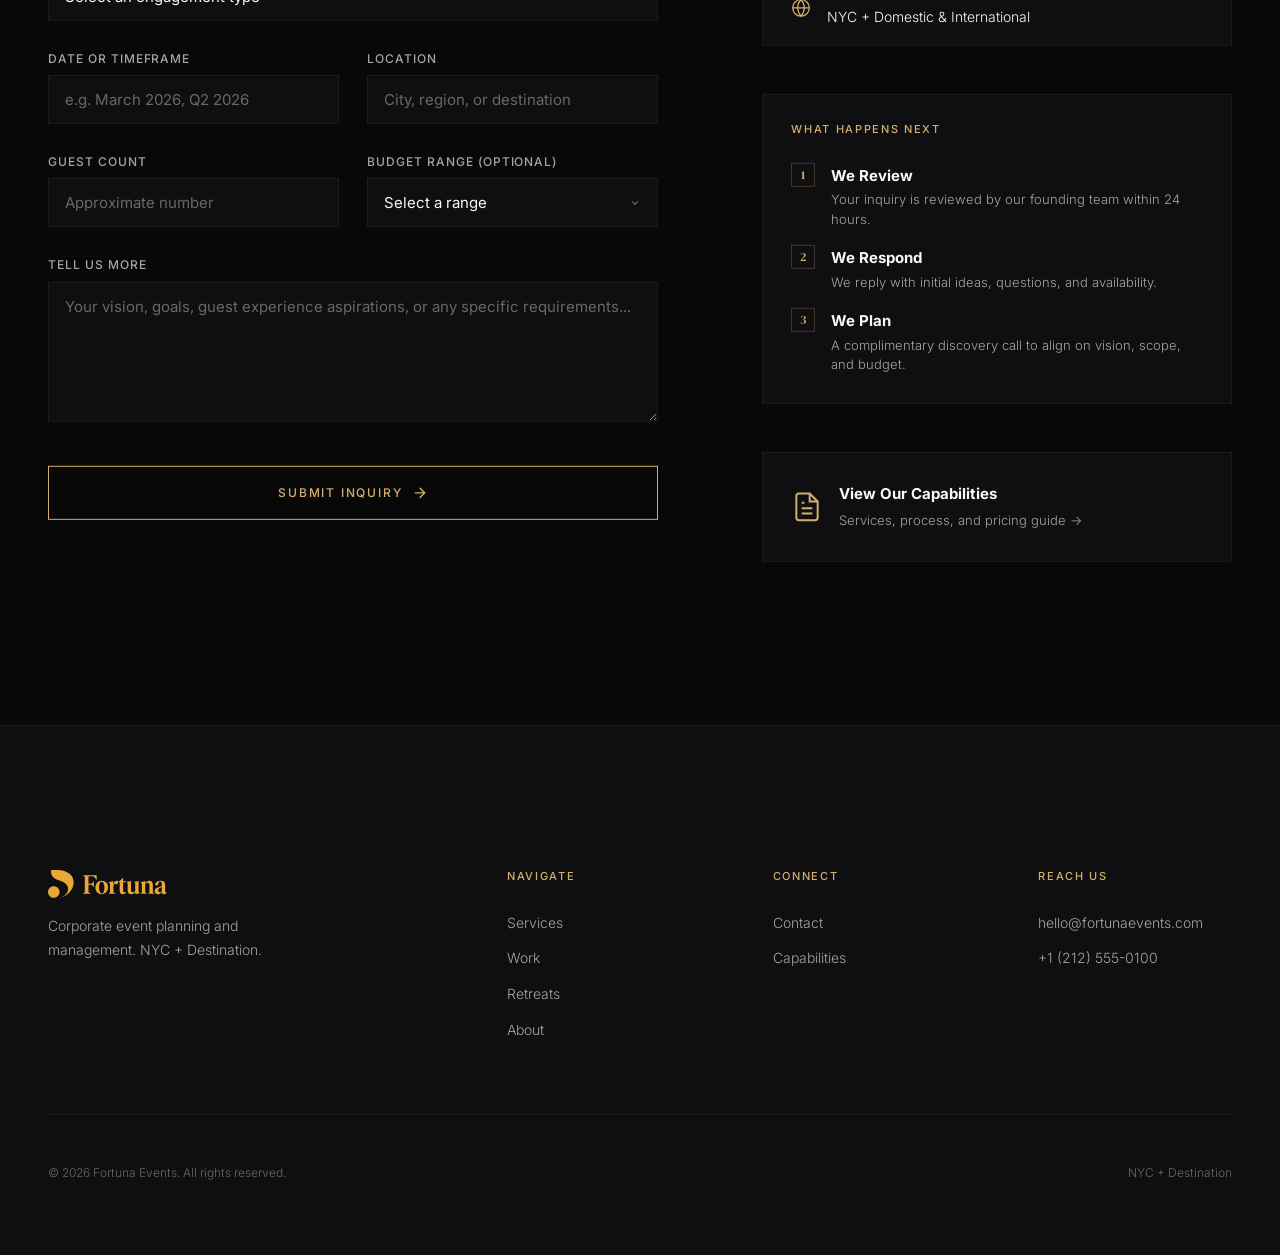
<file: contact.html>
<!DOCTYPE html>
<html lang="en">
<head>
  <meta charset="UTF-8">
  <meta name="viewport" content="width=device-width, initial-scale=1.0">
  <title>Contact | Fortuna Events</title>
  <meta name="description" content="Request availability for your next corporate gathering. Tell us about your vision and we will design something purposeful.">
  <link rel="preconnect" href="https://fonts.googleapis.com">
  <link rel="preconnect" href="https://fonts.gstatic.com" crossorigin>
  <link href="https://fonts.googleapis.com/css2?family=DM+Serif+Display&family=Inter:wght@300;400;500&display=swap" rel="stylesheet">
  <link rel="stylesheet" href="css/styles.css">
</head>
<body>

  <div class="scroll-progress" aria-hidden="true"></div>

  <!-- Header -->
  <header class="site-header" role="banner">
    <div class="site-header__bar">
      <a href="index.html" class="site-header__logo" aria-label="Fortuna Events Home">
        <img src="assets/logo.svg" alt="Fortuna Events" width="120" height="28">
      </a>
      <nav class="site-header__nav" id="main-nav" role="navigation" aria-label="Main navigation">
        <div class="site-header__links">
          <a href="services.html">Services</a>
          <a href="work.html">Work</a>
          <a href="retreats.html">Retreats</a>
          <a href="about.html">About</a>
          <a href="contact.html">Contact</a>
        </div>
      </nav>
      <div class="site-header__end">
        <a href="contact.html" class="btn btn-primary btn--sm">Get in Touch</a>
      </div>
      <button class="nav-toggle" aria-label="Toggle navigation" aria-expanded="false" aria-controls="main-nav">
        <span></span>
        <span></span>
        <span></span>
      </button>
    </div>
  </header>

  <main>

    <!-- Page Hero -->
    <section class="page-hero page-hero--contact">
      <div class="page-hero__ring page-hero__ring--1" aria-hidden="true"></div>
      <div class="page-hero__ring page-hero__ring--2" aria-hidden="true"></div>
      <div class="page-hero__ring page-hero__ring--3" aria-hidden="true"></div>
      <div class="page-hero__vignette" aria-hidden="true"></div>
      <div class="container">
        <div class="hero__badge">
          <span class="hero__badge-dot"></span>
          <span>Begin a Conversation</span>
        </div>
        <h1>Let's create something<br><span class="text-accent text-accent-shimmer">extraordinary</span>.</h1>
        <p class="lead mt-md">Share your vision and we'll come back with ideas, availability, and a transparent plan — within one business day.</p>
      </div>
    </section>

    <!-- Trust Strip -->
    <section class="contact-trust-strip reveal" aria-label="Why reach out">
      <div class="container">
        <div class="contact-trust-strip__items">
          <div class="contact-trust-strip__item">
            <div class="contact-trust-strip__icon">
              <svg viewBox="0 0 24 24" xmlns="http://www.w3.org/2000/svg"><circle cx="12" cy="12" r="9"/><polyline points="12 8 12 12 15 15"/></svg>
            </div>
            <div>
              <strong>24-Hour Response</strong>
              <p>Every inquiry answered within one business day.</p>
            </div>
          </div>
          <div class="contact-trust-strip__item">
            <div class="contact-trust-strip__icon">
              <svg viewBox="0 0 24 24" xmlns="http://www.w3.org/2000/svg"><path d="M12 22s8-4 8-10V5l-8-3-8 3v7c0 6 8 10 8 10z"/></svg>
            </div>
            <div>
              <strong>Confidential</strong>
              <p>All details are kept strictly private.</p>
            </div>
          </div>
          <div class="contact-trust-strip__item">
            <div class="contact-trust-strip__icon">
              <svg viewBox="0 0 24 24" xmlns="http://www.w3.org/2000/svg"><path d="M20.84 4.61a5.5 5.5 0 0 0-7.78 0L12 5.67l-1.06-1.06a5.5 5.5 0 0 0-7.78 7.78l1.06 1.06L12 21.23l7.78-7.78 1.06-1.06a5.5 5.5 0 0 0 0-7.78z"/></svg>
            </div>
            <div>
              <strong>No Obligation</strong>
              <p>Initial consultation is always complimentary.</p>
            </div>
          </div>
        </div>
      </div>
    </section>

    <hr class="gold-divider container">

    <!-- Contact Section -->
    <section class="section section--ambient">
      <div class="container">

        <!-- Section intro -->
        <div class="text-center mb-xl reveal">
          <p class="subhead mb-sm">Your Inquiry</p>
          <h2>Tell us about your <span class="text-accent text-accent-shimmer">vision</span>.</h2>
          <p class="lead mt-md">The more detail you share, the more tailored our initial response will be.</p>
        </div>

        <div class="contact-layout-v2">

          <!-- Form -->
          <div class="contact-form-wrap reveal-left">
            <form class="contact-form" id="contact-form" novalidate>

              <!-- Step indicator -->
              <div class="contact-form__steps" aria-hidden="true">
                <div class="contact-form__step is-active" data-step="1">
                  <span class="contact-form__step-num">01</span>
                  <span class="contact-form__step-label">About You</span>
                </div>
                <div class="contact-form__step-line"></div>
                <div class="contact-form__step" data-step="2">
                  <span class="contact-form__step-num">02</span>
                  <span class="contact-form__step-label">Your Event</span>
                </div>
                <div class="contact-form__step-line"></div>
                <div class="contact-form__step" data-step="3">
                  <span class="contact-form__step-num">03</span>
                  <span class="contact-form__step-label">Details</span>
                </div>
              </div>

              <div class="form-row">
                <div class="form-group">
                  <label for="name">Name *</label>
                  <input type="text" id="name" name="name" required placeholder="Your full name">
                  <p class="form-error">Please enter your name.</p>
                </div>
                <div class="form-group">
                  <label for="company">Company *</label>
                  <input type="text" id="company" name="company" required placeholder="Organization name">
                  <p class="form-error">Please enter your company name.</p>
                </div>
              </div>

              <div class="form-row">
                <div class="form-group">
                  <label for="role">Role</label>
                  <input type="text" id="role" name="role" placeholder="Your title or role">
                </div>
                <div class="form-group">
                  <label for="email">Email *</label>
                  <input type="email" id="email" name="email" required placeholder="you@company.com">
                  <p class="form-error">Please enter a valid email address.</p>
                </div>
              </div>

              <div class="form-group">
                <label for="engagement-type">Engagement Type *</label>
                <select id="engagement-type" name="engagementType" required>
                  <option value="" disabled selected>Select an engagement type</option>
                  <option value="leadership-retreat">Leadership Retreat or Offsite</option>
                  <option value="corporate-celebration">Corporate Celebration or Milestone Event</option>
                  <option value="executive-dinner">Executive Dinner or Client Experience</option>
                  <option value="culture-gathering">Culture and Alignment Gathering</option>
                  <option value="other">Other</option>
                </select>
                <p class="form-error">Please select an engagement type.</p>
              </div>

              <div class="form-row">
                <div class="form-group">
                  <label for="date">Date or Timeframe</label>
                  <input type="text" id="date" name="date" placeholder="e.g. March 2026, Q2 2026">
                </div>
                <div class="form-group">
                  <label for="location">Location</label>
                  <input type="text" id="location" name="location" placeholder="City, region, or destination">
                </div>
              </div>

              <div class="form-row">
                <div class="form-group">
                  <label for="guests">Guest Count</label>
                  <input type="text" id="guests" name="guestCount" placeholder="Approximate number">
                </div>
                <div class="form-group">
                  <label for="budget">Budget Range (Optional)</label>
                  <select id="budget" name="budget">
                    <option value="" disabled selected>Select a range</option>
                    <option value="25-50k">$25,000 – $50,000</option>
                    <option value="50-100k">$50,000 – $100,000</option>
                    <option value="100-250k">$100,000 – $250,000</option>
                    <option value="250k+">$250,000+</option>
                    <option value="unsure">Not yet determined</option>
                  </select>
                </div>
              </div>

              <div class="form-group">
                <label for="notes">Tell Us More</label>
                <textarea id="notes" name="notes" placeholder="Your vision, goals, guest experience aspirations, or any specific requirements..."></textarea>
              </div>

              <button type="submit" class="btn btn-primary btn--full mt-sm">
                <span>Submit Inquiry</span>
                <svg width="16" height="16" viewBox="0 0 24 24" fill="none" stroke="currentColor" stroke-width="2" stroke-linecap="round" stroke-linejoin="round"><line x1="5" y1="12" x2="19" y2="12"/><polyline points="12 5 19 12 12 19"/></svg>
              </button>
            </form>

            <!-- Success State -->
            <div class="form-success" id="form-success">
              <div class="form-success__icon mb-md">
                <svg width="64" height="64" viewBox="0 0 64 64" fill="none" xmlns="http://www.w3.org/2000/svg">
                  <circle cx="32" cy="32" r="30" stroke="url(#successGold)" stroke-width="1"/>
                  <circle cx="32" cy="32" r="24" stroke="url(#successGold)" stroke-width="0.5" opacity="0.3"/>
                  <polyline points="22,32 29,39 42,24" stroke="url(#successGold)" stroke-width="2" fill="none" stroke-linecap="round" stroke-linejoin="round"/>
                  <defs>
                    <linearGradient id="successGold" x1="0%" y1="0%" x2="100%" y2="100%">
                      <stop offset="0%" stop-color="#A08C5B"/>
                      <stop offset="50%" stop-color="#E8D48B"/>
                      <stop offset="100%" stop-color="#A08C5B"/>
                    </linearGradient>
                  </defs>
                </svg>
              </div>
              <h3>Thank you for reaching out.</h3>
              <p>We've received your inquiry and will respond within one business day with ideas and availability. We look forward to learning more about your vision.</p>
              <a href="work.html" class="btn btn-secondary mt-lg">Explore Our Work</a>
            </div>
          </div>

          <!-- Sidebar -->
          <div class="contact-sidebar reveal-right">

            <!-- Direct contact card -->
            <div class="contact-card">
              <div class="contact-card__header">
                <h3>Direct Contact</h3>
                <p>Prefer to reach out directly? We're here.</p>
              </div>
              <div class="contact-card__items">
                <a href="mailto:hello@fortunaevents.com" class="contact-card__item">
                  <div class="contact-card__icon">
                    <svg viewBox="0 0 24 24" xmlns="http://www.w3.org/2000/svg"><rect x="2" y="4" width="20" height="16" rx="2"/><polyline points="22,4 12,13 2,4"/></svg>
                  </div>
                  <div>
                    <span class="contact-card__label">Email</span>
                    <span class="contact-card__value">hello@fortunaevents.com</span>
                  </div>
                </a>
                <a href="tel:+12125550100" class="contact-card__item">
                  <div class="contact-card__icon">
                    <svg viewBox="0 0 24 24" xmlns="http://www.w3.org/2000/svg"><path d="M22 16.92v3a2 2 0 0 1-2.18 2 19.79 19.79 0 0 1-8.63-3.07 19.5 19.5 0 0 1-6-6 19.79 19.79 0 0 1-3.07-8.67A2 2 0 0 1 4.11 2h3a2 2 0 0 1 2 1.72c.127.96.361 1.903.7 2.81a2 2 0 0 1-.45 2.11L8.09 9.91a16 16 0 0 0 6 6l1.27-1.27a2 2 0 0 1 2.11-.45c.907.339 1.85.573 2.81.7A2 2 0 0 1 22 16.92z"/></svg>
                  </div>
                  <div>
                    <span class="contact-card__label">Phone</span>
                    <span class="contact-card__value">+1 (212) 555-0100</span>
                  </div>
                </a>
                <div class="contact-card__item">
                  <div class="contact-card__icon">
                    <svg viewBox="0 0 24 24" xmlns="http://www.w3.org/2000/svg"><path d="M21 10c0 7-9 13-9 13s-9-6-9-13a9 9 0 0 1 18 0z"/><circle cx="12" cy="10" r="3"/></svg>
                  </div>
                  <div>
                    <span class="contact-card__label">Based In</span>
                    <span class="contact-card__value">New York City</span>
                  </div>
                </div>
                <div class="contact-card__item">
                  <div class="contact-card__icon">
                    <svg viewBox="0 0 24 24" xmlns="http://www.w3.org/2000/svg"><circle cx="12" cy="12" r="10"/><line x1="2" y1="12" x2="22" y2="12"/><path d="M12 2a15.3 15.3 0 0 1 4 10 15.3 15.3 0 0 1-4 10 15.3 15.3 0 0 1-4-10 15.3 15.3 0 0 1 4-10z"/></svg>
                  </div>
                  <div>
                    <span class="contact-card__label">Service Area</span>
                    <span class="contact-card__value">NYC + Domestic &amp; International</span>
                  </div>
                </div>
              </div>
            </div>

            <!-- What happens next -->
            <div class="contact-process">
              <h4 class="contact-process__title">What Happens Next</h4>
              <div class="contact-process__steps">
                <div class="contact-process__step">
                  <div class="contact-process__step-num">1</div>
                  <div>
                    <strong>We Review</strong>
                    <p>Your inquiry is reviewed by our founding team within 24 hours.</p>
                  </div>
                </div>
                <div class="contact-process__step">
                  <div class="contact-process__step-num">2</div>
                  <div>
                    <strong>We Respond</strong>
                    <p>We reply with initial ideas, questions, and availability.</p>
                  </div>
                </div>
                <div class="contact-process__step">
                  <div class="contact-process__step-num">3</div>
                  <div>
                    <strong>We Plan</strong>
                    <p>A complimentary discovery call to align on vision, scope, and budget.</p>
                  </div>
                </div>
              </div>
            </div>

            <!-- Capabilities link -->
            <a href="capabilities.html" class="contact-capabilities-link">
              <div class="contact-capabilities-link__icon">
                <svg viewBox="0 0 24 24" xmlns="http://www.w3.org/2000/svg"><path d="M14 2H6a2 2 0 0 0-2 2v16a2 2 0 0 0 2 2h12a2 2 0 0 0 2-2V8z"/><polyline points="14 2 14 8 20 8"/><line x1="16" y1="13" x2="8" y2="13"/><line x1="16" y1="17" x2="8" y2="17"/><polyline points="10 9 9 9 8 9"/></svg>
              </div>
              <div>
                <strong>View Our Capabilities</strong>
                <span>Services, process, and pricing guide →</span>
              </div>
            </a>

          </div>

        </div>
      </div>
    </section>

  </main>

  <!-- Footer -->
  <footer class="site-footer" role="contentinfo">
    <div class="container">
      <div class="site-footer__top">
        <div class="site-footer__brand">
          <img src="assets/logo.svg" alt="Fortuna Events" width="140" height="32">
          <p>Corporate event planning and management. NYC + Destination.</p>
        </div>
        <div>
          <h4 class="site-footer__heading">Navigate</h4>
          <div class="site-footer__links">
            <a href="services.html">Services</a>
            <a href="work.html">Work</a>
            <a href="retreats.html">Retreats</a>
            <a href="about.html">About</a>
          </div>
        </div>
        <div>
          <h4 class="site-footer__heading">Connect</h4>
          <div class="site-footer__links">
            <a href="contact.html">Contact</a>
            <a href="capabilities.html">Capabilities</a>
          </div>
        </div>
        <div>
          <h4 class="site-footer__heading">Reach Us</h4>
          <div class="site-footer__links">
            <a href="mailto:hello@fortunaevents.com">hello@fortunaevents.com</a>
            <a href="tel:+12125550100">+1 (212) 555-0100</a>
          </div>
        </div>
      </div>
      <div class="site-footer__bottom">
        <span>&copy; 2026 Fortuna Events. All rights reserved.</span>
        <span>NYC + Destination</span>
      </div>
    </div>
  </footer>

  <script src="js/main.js"></script>
</body>
</html>
</file>
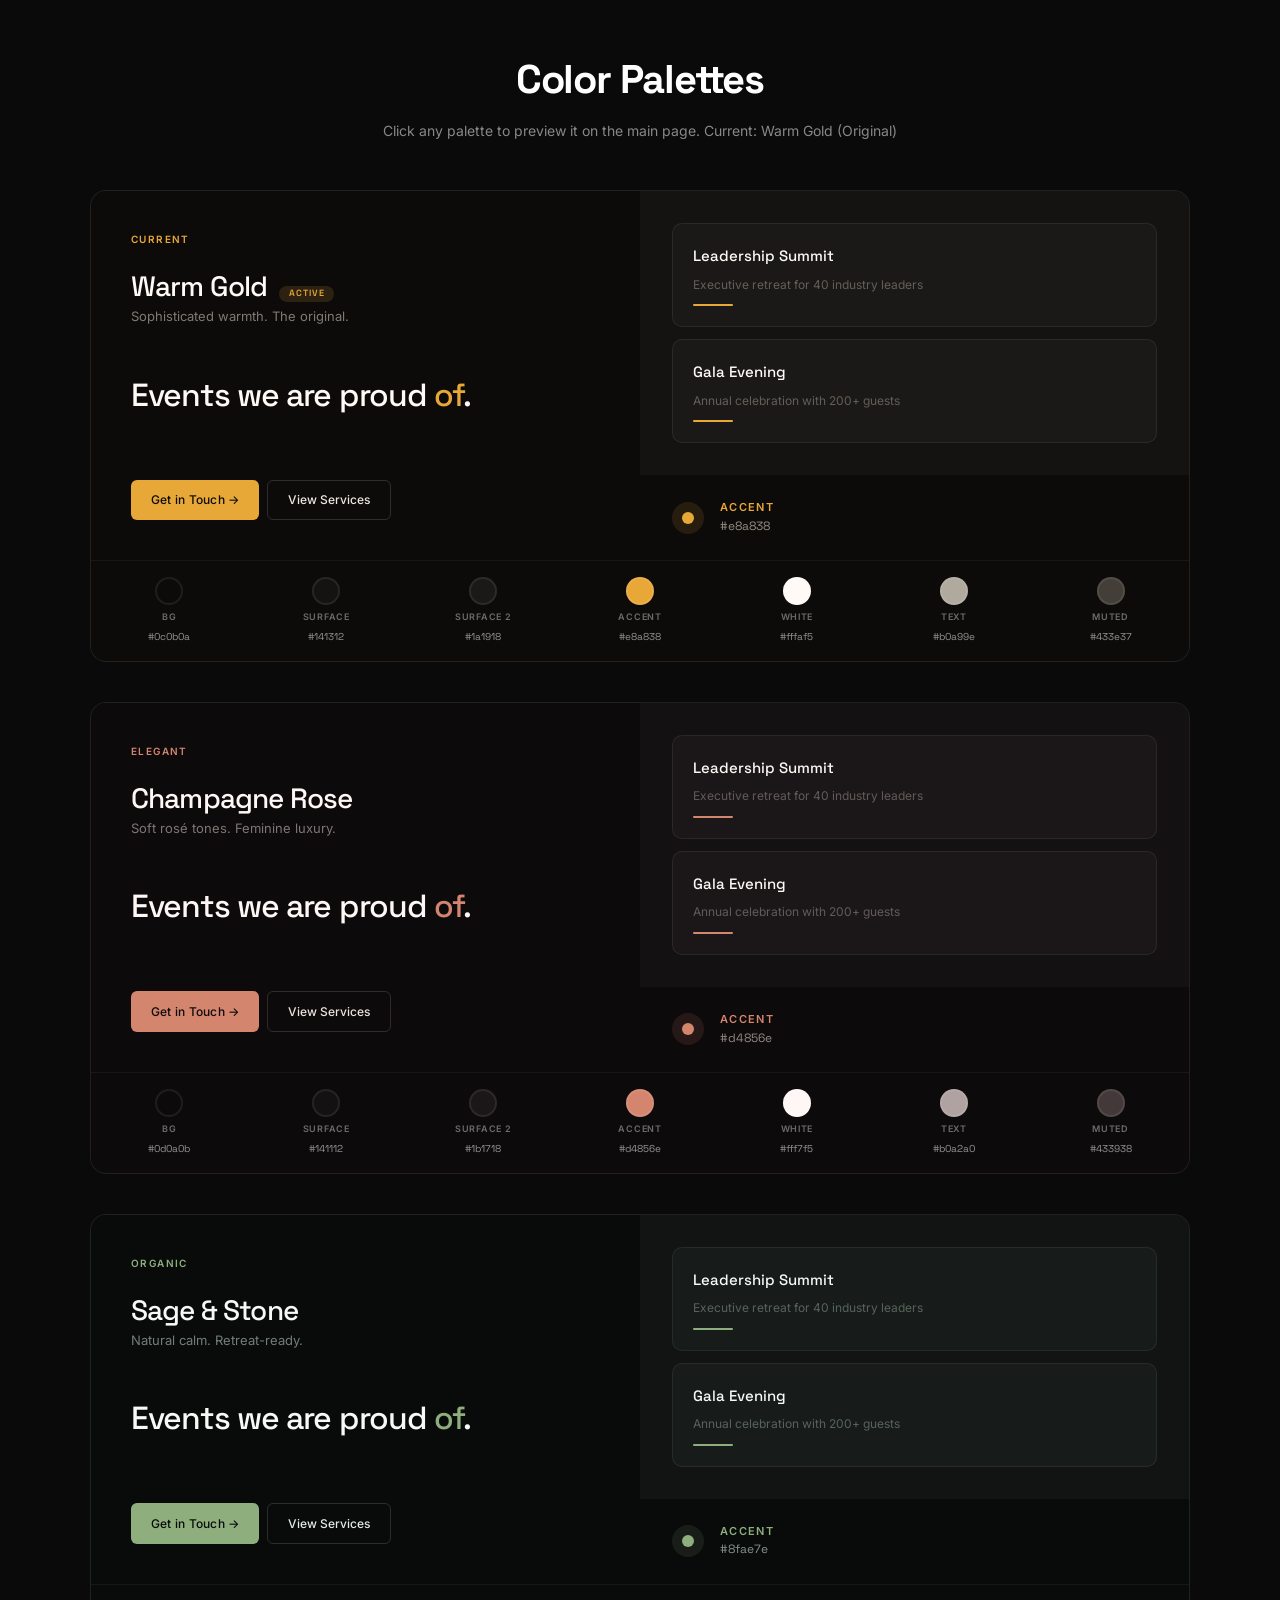
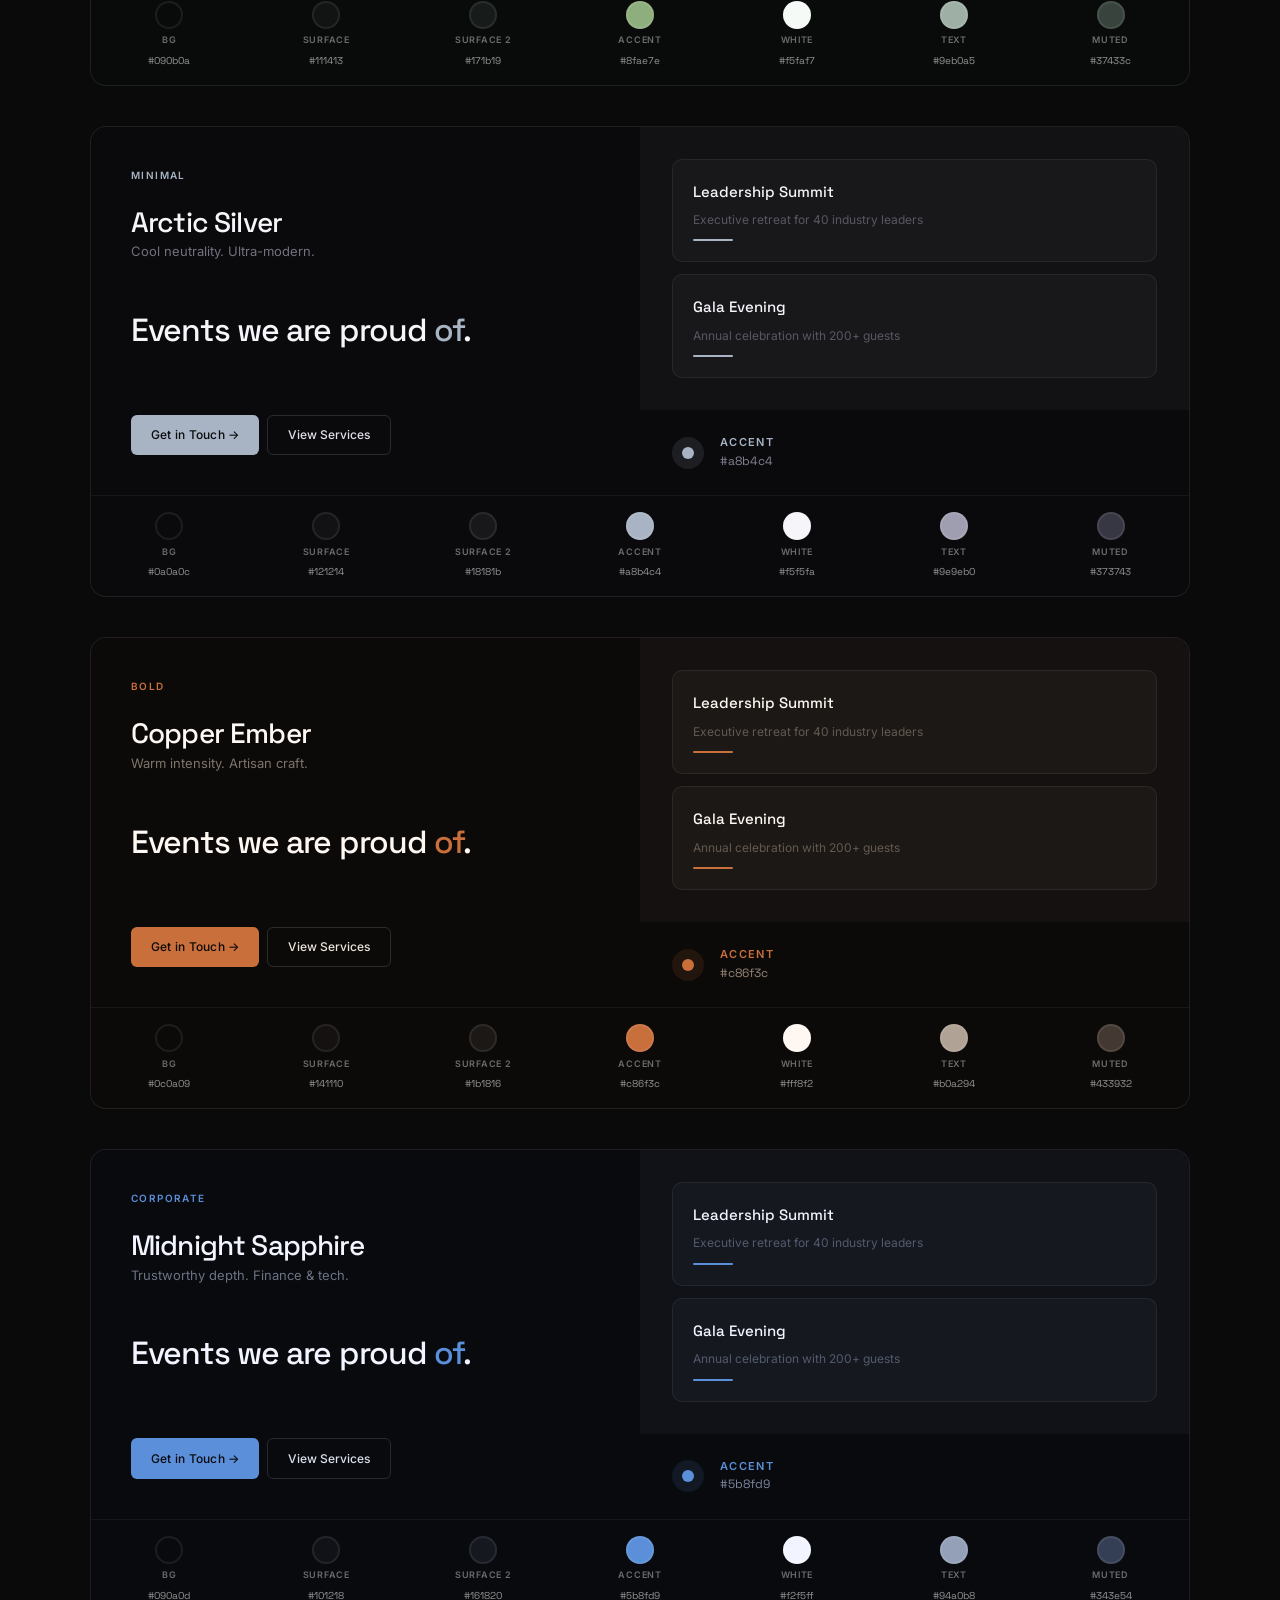
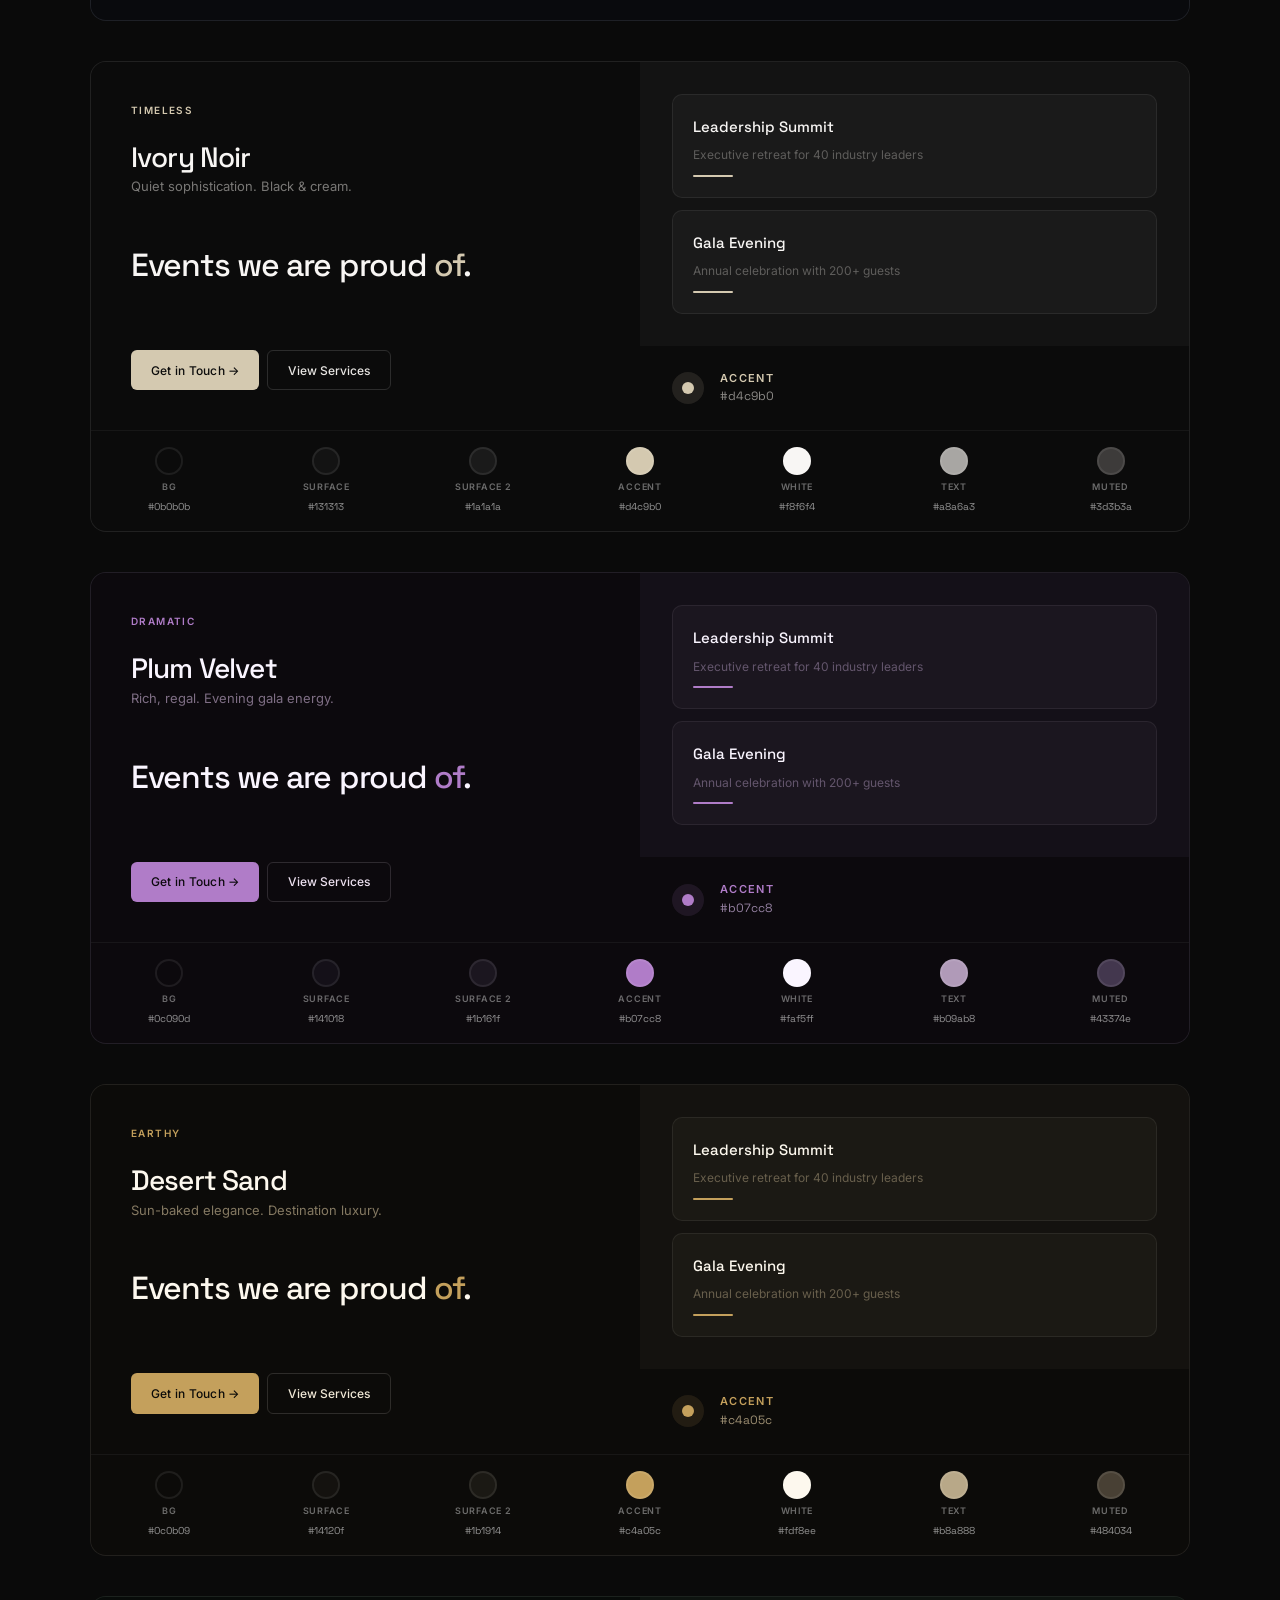
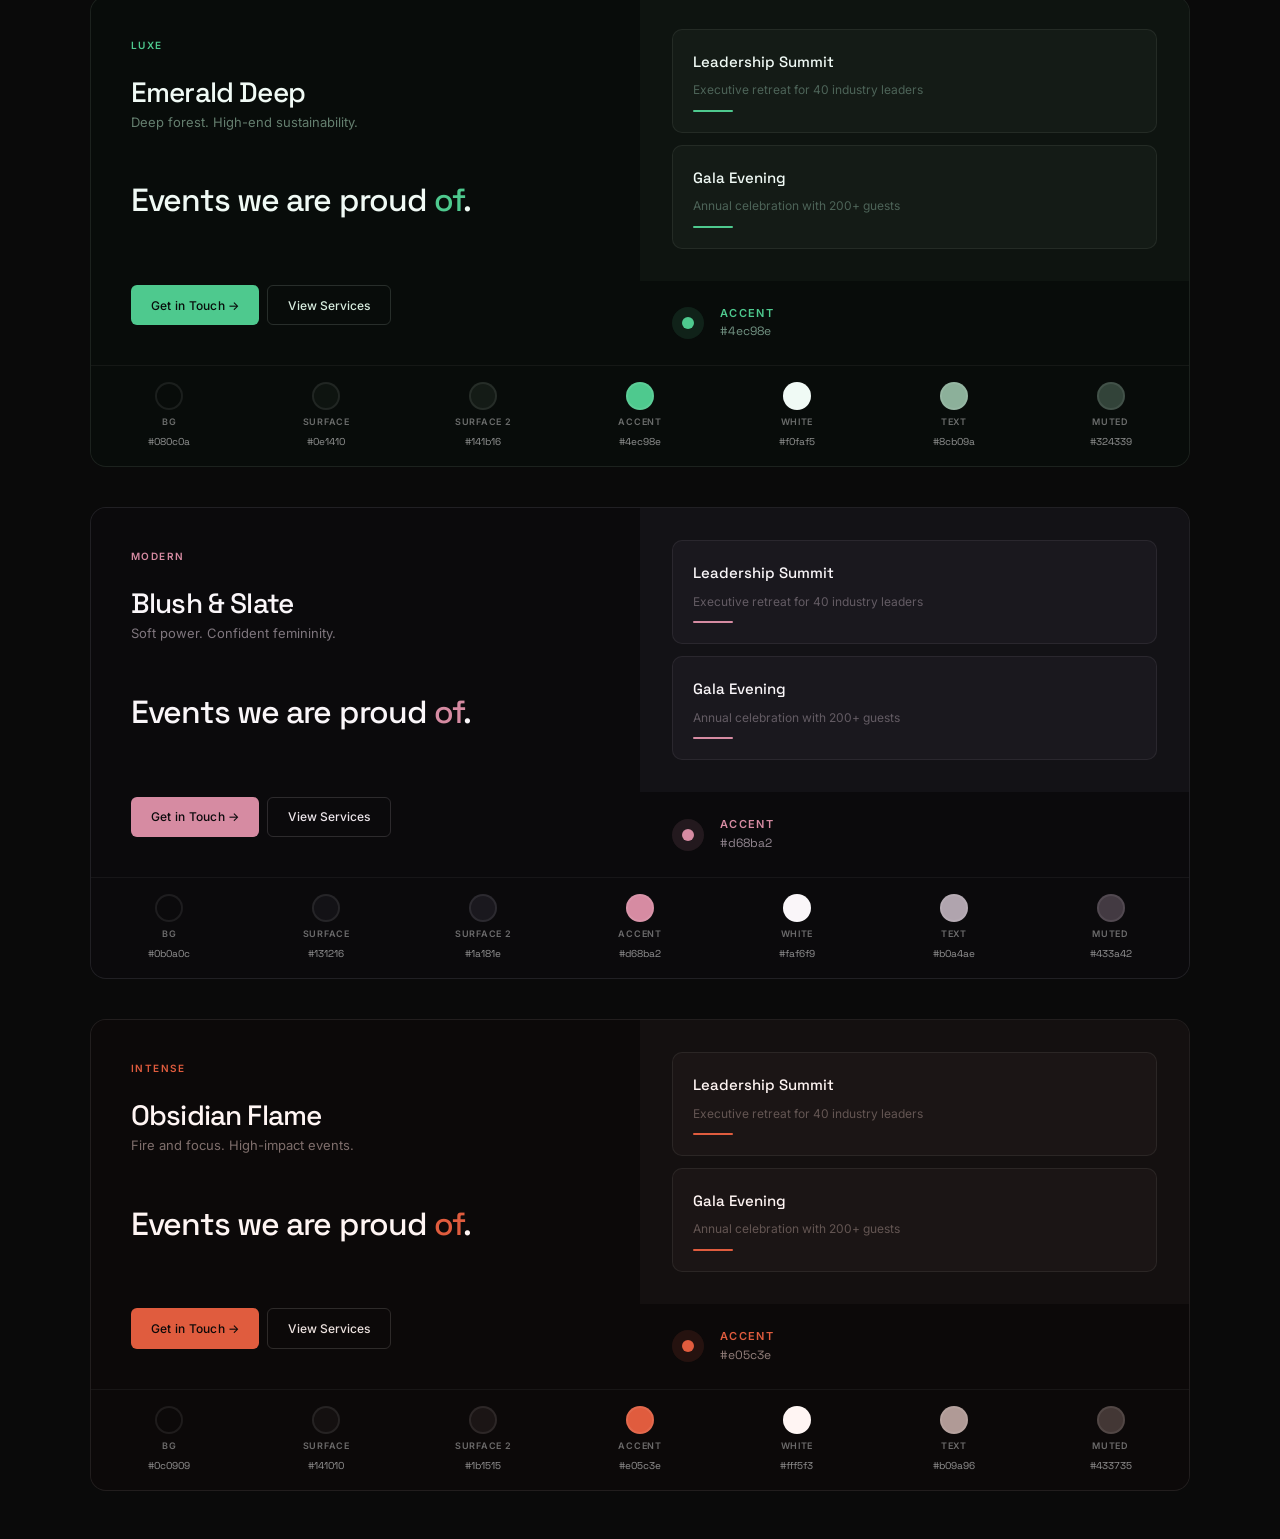
<file: palettes.html>
<!DOCTYPE html>
<html lang="en">
<head>
  <meta charset="UTF-8">
  <meta name="viewport" content="width=device-width, initial-scale=1.0">
  <title>Color Palettes — Fortuna Events</title>
  <link rel="preconnect" href="https://fonts.googleapis.com">
  <link rel="preconnect" href="https://fonts.gstatic.com" crossorigin>
  <link href="https://fonts.googleapis.com/css2?family=Space+Grotesk:wght@300;400;500;600;700&family=Inter:wght@300;400;500;600&display=swap" rel="stylesheet">
  <style>
    *, *::before, *::after { margin: 0; padding: 0; box-sizing: border-box; }

    body {
      font-family: 'Inter', system-ui, sans-serif;
      background: #0a0a0a;
      color: #ccc;
      line-height: 1.6;
      padding: 3rem 2rem;
    }

    .page-title {
      font-family: 'Space Grotesk', system-ui, sans-serif;
      font-size: 2.5rem;
      color: #fff;
      text-align: center;
      margin-bottom: 0.5rem;
      letter-spacing: -0.03em;
    }
    .page-sub {
      text-align: center;
      color: #888;
      font-size: 0.875rem;
      margin-bottom: 3rem;
    }

    .palettes {
      display: grid;
      grid-template-columns: 1fr;
      gap: 2.5rem;
      max-width: 1100px;
      margin: 0 auto;
    }

    .palette {
      border-radius: 16px;
      overflow: hidden;
      border: 1px solid rgba(255,255,255,0.06);
      transition: transform 0.3s ease, box-shadow 0.3s ease;
    }
    .palette:hover {
      transform: translateY(-4px);
      box-shadow: 0 20px 60px rgba(0,0,0,0.4);
    }

    .palette__preview {
      display: grid;
      grid-template-columns: 1fr 1fr;
      min-height: 320px;
    }

    .palette__left {
      padding: 2.5rem;
      display: flex;
      flex-direction: column;
      justify-content: space-between;
    }
    .palette__right {
      display: flex;
      flex-direction: column;
    }
    .palette__right-top {
      flex: 1;
      padding: 2rem;
      display: flex;
      flex-direction: column;
      justify-content: center;
      gap: 0.75rem;
    }
    .palette__right-bottom {
      padding: 1.5rem 2rem;
      display: flex;
      align-items: center;
      gap: 1rem;
    }

    .palette__name {
      font-family: 'Space Grotesk', system-ui, sans-serif;
      font-size: 1.75rem;
      font-weight: 500;
      letter-spacing: -0.03em;
      line-height: 1.1;
      margin-bottom: 0.25rem;
    }
    .palette__tag {
      font-size: 0.625rem;
      font-weight: 600;
      letter-spacing: 0.14em;
      text-transform: uppercase;
      margin-bottom: 1.5rem;
    }
    .palette__hero-text {
      font-family: 'Space Grotesk', system-ui, sans-serif;
      font-size: 2rem;
      font-weight: 500;
      line-height: 1.1;
      letter-spacing: -0.03em;
    }
    .palette__body-text {
      font-size: 0.8125rem;
      line-height: 1.6;
      opacity: 0.7;
    }

    .palette__card {
      border-radius: 10px;
      padding: 1.25rem;
      display: flex;
      flex-direction: column;
      gap: 0.4rem;
    }
    .palette__card-title {
      font-family: 'Space Grotesk', system-ui, sans-serif;
      font-size: 0.9375rem;
      font-weight: 500;
    }
    .palette__card-text {
      font-size: 0.75rem;
      opacity: 0.6;
    }

    .palette__btn {
      display: inline-flex;
      align-items: center;
      gap: 0.5rem;
      padding: 0.6rem 1.25rem;
      border-radius: 6px;
      font-size: 0.75rem;
      font-weight: 500;
      letter-spacing: 0.02em;
      border: none;
      cursor: pointer;
      font-family: inherit;
    }
    .palette__btn--secondary {
      padding: 0.6rem 1.25rem;
      border-radius: 6px;
      font-size: 0.75rem;
      font-weight: 500;
      background: transparent;
      cursor: pointer;
      font-family: inherit;
    }

    /* Swatches */
    .palette__swatches {
      display: flex;
      gap: 0;
      border-top: 1px solid rgba(255,255,255,0.05);
    }
    .swatch {
      flex: 1;
      padding: 1rem 0.75rem;
      text-align: center;
      display: flex;
      flex-direction: column;
      align-items: center;
      gap: 0.3rem;
    }
    .swatch__dot {
      width: 28px;
      height: 28px;
      border-radius: 50%;
      border: 2px solid rgba(255,255,255,0.08);
    }
    .swatch__label {
      font-size: 0.5625rem;
      font-weight: 600;
      letter-spacing: 0.08em;
      text-transform: uppercase;
      opacity: 0.5;
    }
    .swatch__hex {
      font-size: 0.625rem;
      font-family: 'Space Grotesk', monospace;
      opacity: 0.7;
    }

    /* Active badge */
    .badge-current {
      display: inline-block;
      font-size: 0.5625rem;
      font-weight: 600;
      letter-spacing: 0.1em;
      text-transform: uppercase;
      padding: 0.2rem 0.6rem;
      border-radius: 100px;
      background: rgba(232,168,56,0.15);
      color: #e8a838;
      margin-left: 0.75rem;
    }

    /* Apply button */
    .palette__apply {
      display: none;
      margin: 0.75rem 1.25rem 1.25rem;
      padding: 0.5rem 1rem;
      border-radius: 6px;
      font-size: 0.6875rem;
      font-weight: 500;
      cursor: pointer;
      font-family: inherit;
      border: 1px solid rgba(255,255,255,0.12);
      background: rgba(255,255,255,0.04);
      color: #fff;
      transition: background 0.2s;
      text-align: center;
    }
    .palette:hover .palette__apply { display: block; }
    .palette__apply:hover { background: rgba(255,255,255,0.08); }

    @media (max-width: 700px) {
      .palette__preview { grid-template-columns: 1fr; }
      .palette__swatches { flex-wrap: wrap; }
      .swatch { min-width: 20%; }
    }
  </style>
</head>
<body>

  <h1 class="page-title">Color Palettes</h1>
  <p class="page-sub">Click any palette to preview it on the main page. Current: Warm Gold (Original)</p>

  <div class="palettes" id="palettes"></div>

  <script>
    var palettes = [
      {
        name: 'Warm Gold',
        tag: 'Current',
        current: true,
        bg: '#0c0b0a',
        surface: '#141312',
        surface2: '#1a1918',
        white: '#fffaf5',
        gray100: '#ede8e1',
        gray300: '#b0a99e',
        gray400: '#948d82',
        gray500: '#7a7368',
        gray600: '#5c564d',
        gray700: '#433e37',
        gray800: '#2a2622',
        gray900: '#1e1b18',
        accent: '#e8a838',
        accentSoft: 'rgba(232,168,56,0.12)',
        border: 'rgba(255,250,240,0.07)',
        borderHover: 'rgba(255,250,240,0.14)',
        vibe: 'Sophisticated warmth. The original.'
      },
      {
        name: 'Champagne Rose',
        tag: 'Elegant',
        bg: '#0d0a0b',
        surface: '#141112',
        surface2: '#1b1718',
        white: '#fff7f5',
        gray100: '#ede4e1',
        gray300: '#b0a2a0',
        gray400: '#948685',
        gray500: '#7a6d6c',
        gray600: '#5c504f',
        gray700: '#433938',
        gray800: '#2a2323',
        gray900: '#1e1919',
        accent: '#d4856e',
        accentSoft: 'rgba(212,133,110,0.12)',
        border: 'rgba(255,245,240,0.07)',
        borderHover: 'rgba(255,245,240,0.14)',
        vibe: 'Soft rosé tones. Feminine luxury.'
      },
      {
        name: 'Sage & Stone',
        tag: 'Organic',
        bg: '#090b0a',
        surface: '#111413',
        surface2: '#171b19',
        white: '#f5faf7',
        gray100: '#e1ede6',
        gray300: '#9eb0a5',
        gray400: '#82948a',
        gray500: '#687a70',
        gray600: '#4d5c53',
        gray700: '#37433c',
        gray800: '#222a26',
        gray900: '#181e1b',
        accent: '#8fae7e',
        accentSoft: 'rgba(143,174,126,0.12)',
        border: 'rgba(240,255,245,0.07)',
        borderHover: 'rgba(240,255,245,0.14)',
        vibe: 'Natural calm. Retreat-ready.'
      },
      {
        name: 'Arctic Silver',
        tag: 'Minimal',
        bg: '#0a0a0c',
        surface: '#121214',
        surface2: '#18181b',
        white: '#f5f5fa',
        gray100: '#e1e1ed',
        gray300: '#9e9eb0',
        gray400: '#828294',
        gray500: '#68687a',
        gray600: '#4d4d5c',
        gray700: '#373743',
        gray800: '#22222a',
        gray900: '#18181e',
        accent: '#a8b4c4',
        accentSoft: 'rgba(168,180,196,0.12)',
        border: 'rgba(240,240,255,0.07)',
        borderHover: 'rgba(240,240,255,0.14)',
        vibe: 'Cool neutrality. Ultra-modern.'
      },
      {
        name: 'Copper Ember',
        tag: 'Bold',
        bg: '#0c0a09',
        surface: '#141110',
        surface2: '#1b1816',
        white: '#fff8f2',
        gray100: '#ede5dc',
        gray300: '#b0a294',
        gray400: '#948576',
        gray500: '#7a6c5e',
        gray600: '#5c5047',
        gray700: '#433932',
        gray800: '#2a231e',
        gray900: '#1e1a16',
        accent: '#c86f3c',
        accentSoft: 'rgba(200,111,60,0.12)',
        border: 'rgba(255,248,240,0.07)',
        borderHover: 'rgba(255,248,240,0.14)',
        vibe: 'Warm intensity. Artisan craft.'
      },
      {
        name: 'Midnight Sapphire',
        tag: 'Corporate',
        bg: '#090a0d',
        surface: '#101218',
        surface2: '#161820',
        white: '#f2f5ff',
        gray100: '#dce1f0',
        gray300: '#94a0b8',
        gray400: '#7a86a0',
        gray500: '#626e88',
        gray600: '#4a5570',
        gray700: '#343e54',
        gray800: '#212838',
        gray900: '#181c28',
        accent: '#5b8fd9',
        accentSoft: 'rgba(91,143,217,0.12)',
        border: 'rgba(220,230,255,0.07)',
        borderHover: 'rgba(220,230,255,0.14)',
        vibe: 'Trustworthy depth. Finance & tech.'
      },
      {
        name: 'Ivory Noir',
        tag: 'Timeless',
        bg: '#0b0b0b',
        surface: '#131313',
        surface2: '#1a1a1a',
        white: '#f8f6f4',
        gray100: '#e8e6e3',
        gray300: '#a8a6a3',
        gray400: '#8c8a87',
        gray500: '#706e6b',
        gray600: '#545250',
        gray700: '#3d3b3a',
        gray800: '#272625',
        gray900: '#1c1b1b',
        accent: '#d4c9b0',
        accentSoft: 'rgba(212,201,176,0.12)',
        border: 'rgba(248,246,244,0.07)',
        borderHover: 'rgba(248,246,244,0.14)',
        vibe: 'Quiet sophistication. Black & cream.'
      },
      {
        name: 'Plum Velvet',
        tag: 'Dramatic',
        bg: '#0c090d',
        surface: '#141018',
        surface2: '#1b161f',
        white: '#faf5ff',
        gray100: '#ede1f0',
        gray300: '#b09ab8',
        gray400: '#9480a0',
        gray500: '#7a6688',
        gray600: '#5c4d6a',
        gray700: '#43374e',
        gray800: '#2a2232',
        gray900: '#1e1924',
        accent: '#b07cc8',
        accentSoft: 'rgba(176,124,200,0.12)',
        border: 'rgba(250,240,255,0.07)',
        borderHover: 'rgba(250,240,255,0.14)',
        vibe: 'Rich, regal. Evening gala energy.'
      },
      {
        name: 'Desert Sand',
        tag: 'Earthy',
        bg: '#0c0b09',
        surface: '#14120f',
        surface2: '#1b1914',
        white: '#fdf8ee',
        gray100: '#f0e8d6',
        gray300: '#b8a888',
        gray400: '#9c8e72',
        gray500: '#80745e',
        gray600: '#645a48',
        gray700: '#484034',
        gray800: '#2e2820',
        gray900: '#201c16',
        accent: '#c4a05c',
        accentSoft: 'rgba(196,160,92,0.12)',
        border: 'rgba(253,248,238,0.07)',
        borderHover: 'rgba(253,248,238,0.14)',
        vibe: 'Sun-baked elegance. Destination luxury.'
      },
      {
        name: 'Emerald Deep',
        tag: 'Luxe',
        bg: '#080c0a',
        surface: '#0e1410',
        surface2: '#141b16',
        white: '#f0faf5',
        gray100: '#d8eddf',
        gray300: '#8cb09a',
        gray400: '#739484',
        gray500: '#5c7a6a',
        gray600: '#465c50',
        gray700: '#324339',
        gray800: '#1e2a22',
        gray900: '#161e1a',
        accent: '#4ec98e',
        accentSoft: 'rgba(78,201,142,0.12)',
        border: 'rgba(230,255,240,0.07)',
        borderHover: 'rgba(230,255,240,0.14)',
        vibe: 'Deep forest. High-end sustainability.'
      },
      {
        name: 'Blush & Slate',
        tag: 'Modern',
        bg: '#0b0a0c',
        surface: '#131216',
        surface2: '#1a181e',
        white: '#faf6f9',
        gray100: '#ede6eb',
        gray300: '#b0a4ae',
        gray400: '#948892',
        gray500: '#7a6e78',
        gray600: '#5c525a',
        gray700: '#433a42',
        gray800: '#2a242a',
        gray900: '#1e1a1e',
        accent: '#d68ba2',
        accentSoft: 'rgba(214,139,162,0.12)',
        border: 'rgba(250,240,248,0.07)',
        borderHover: 'rgba(250,240,248,0.14)',
        vibe: 'Soft power. Confident femininity.'
      },
      {
        name: 'Obsidian Flame',
        tag: 'Intense',
        bg: '#0c0909',
        surface: '#141010',
        surface2: '#1b1515',
        white: '#fff5f3',
        gray100: '#ede2df',
        gray300: '#b09a96',
        gray400: '#94807c',
        gray500: '#7a6864',
        gray600: '#5c4e4b',
        gray700: '#433735',
        gray800: '#2a2220',
        gray900: '#1e1a18',
        accent: '#e05c3e',
        accentSoft: 'rgba(224,92,62,0.12)',
        border: 'rgba(255,245,240,0.07)',
        borderHover: 'rgba(255,245,240,0.14)',
        vibe: 'Fire and focus. High-impact events.'
      }
    ];

    function createPalette(p, index) {
      var card = document.createElement('div');
      card.className = 'palette';
      card.style.background = p.surface;

      var currentBadge = p.current ? '<span class="badge-current">Active</span>' : '';

      card.innerHTML = ''
        + '<div class="palette__preview">'
        + '  <div class="palette__left" style="background:' + p.bg + ';color:' + p.white + '">'
        + '    <div>'
        + '      <div class="palette__tag" style="color:' + p.accent + '">' + p.tag + '</div>'
        + '      <div class="palette__name">' + p.name + currentBadge + '</div>'
        + '      <p class="palette__body-text" style="color:' + p.gray300 + '">' + p.vibe + '</p>'
        + '    </div>'
        + '    <div>'
        + '      <div class="palette__hero-text" style="color:' + p.white + '">Events we are proud <span style="color:' + p.accent + '">of</span>.</div>'
        + '    </div>'
        + '    <div style="display:flex;gap:0.5rem;margin-top:1rem">'
        + '      <div class="palette__btn" style="background:' + p.accent + ';color:' + p.bg + '">Get in Touch →</div>'
        + '      <div class="palette__btn--secondary" style="border:1px solid ' + p.borderHover + ';color:' + p.gray100 + '">View Services</div>'
        + '    </div>'
        + '  </div>'
        + '  <div class="palette__right">'
        + '    <div class="palette__right-top" style="background:' + p.surface + '">'
        + '      <div class="palette__card" style="background:' + p.surface2 + ';border:1px solid ' + p.border + ';color:' + p.white + '">'
        + '        <div class="palette__card-title">Leadership Summit</div>'
        + '        <div class="palette__card-text" style="color:' + p.gray400 + '">Executive retreat for 40 industry leaders</div>'
        + '        <div style="width:40px;height:2px;background:' + p.accent + ';border-radius:1px;margin-top:0.25rem"></div>'
        + '      </div>'
        + '      <div class="palette__card" style="background:' + p.surface2 + ';border:1px solid ' + p.border + ';color:' + p.white + '">'
        + '        <div class="palette__card-title">Gala Evening</div>'
        + '        <div class="palette__card-text" style="color:' + p.gray400 + '">Annual celebration with 200+ guests</div>'
        + '        <div style="width:40px;height:2px;background:' + p.accent + ';border-radius:1px;margin-top:0.25rem"></div>'
        + '      </div>'
        + '    </div>'
        + '    <div class="palette__right-bottom" style="background:' + p.bg + '">'
        + '      <div style="width:32px;height:32px;border-radius:50%;background:' + p.accentSoft + ';display:flex;align-items:center;justify-content:center">'
        + '        <div style="width:12px;height:12px;border-radius:50%;background:' + p.accent + '"></div>'
        + '      </div>'
        + '      <div>'
        + '        <div style="font-size:0.6875rem;font-weight:600;letter-spacing:0.12em;text-transform:uppercase;color:' + p.accent + '">Accent</div>'
        + '        <div style="font-family:Space Grotesk,monospace;font-size:0.75rem;color:' + p.gray400 + '">' + p.accent + '</div>'
        + '      </div>'
        + '    </div>'
        + '  </div>'
        + '</div>'
        + '<div class="palette__swatches" style="background:' + p.bg + '">'
        + '  <div class="swatch"><div class="swatch__dot" style="background:' + p.bg + '"></div><div class="swatch__label">BG</div><div class="swatch__hex">' + p.bg + '</div></div>'
        + '  <div class="swatch"><div class="swatch__dot" style="background:' + p.surface + '"></div><div class="swatch__label">Surface</div><div class="swatch__hex">' + p.surface + '</div></div>'
        + '  <div class="swatch"><div class="swatch__dot" style="background:' + p.surface2 + '"></div><div class="swatch__label">Surface 2</div><div class="swatch__hex">' + p.surface2 + '</div></div>'
        + '  <div class="swatch"><div class="swatch__dot" style="background:' + p.accent + '"></div><div class="swatch__label">Accent</div><div class="swatch__hex">' + p.accent + '</div></div>'
        + '  <div class="swatch"><div class="swatch__dot" style="background:' + p.white + '"></div><div class="swatch__label">White</div><div class="swatch__hex">' + p.white + '</div></div>'
        + '  <div class="swatch"><div class="swatch__dot" style="background:' + p.gray300 + '"></div><div class="swatch__label">Text</div><div class="swatch__hex">' + p.gray300 + '</div></div>'
        + '  <div class="swatch"><div class="swatch__dot" style="background:' + p.gray700 + '"></div><div class="swatch__label">Muted</div><div class="swatch__hex">' + p.gray700 + '</div></div>'
        + '</div>';

      return card;
    }

    var container = document.getElementById('palettes');
    palettes.forEach(function(p, i) {
      container.appendChild(createPalette(p, i));
    });
  </script>
</body>
</html>
</file>
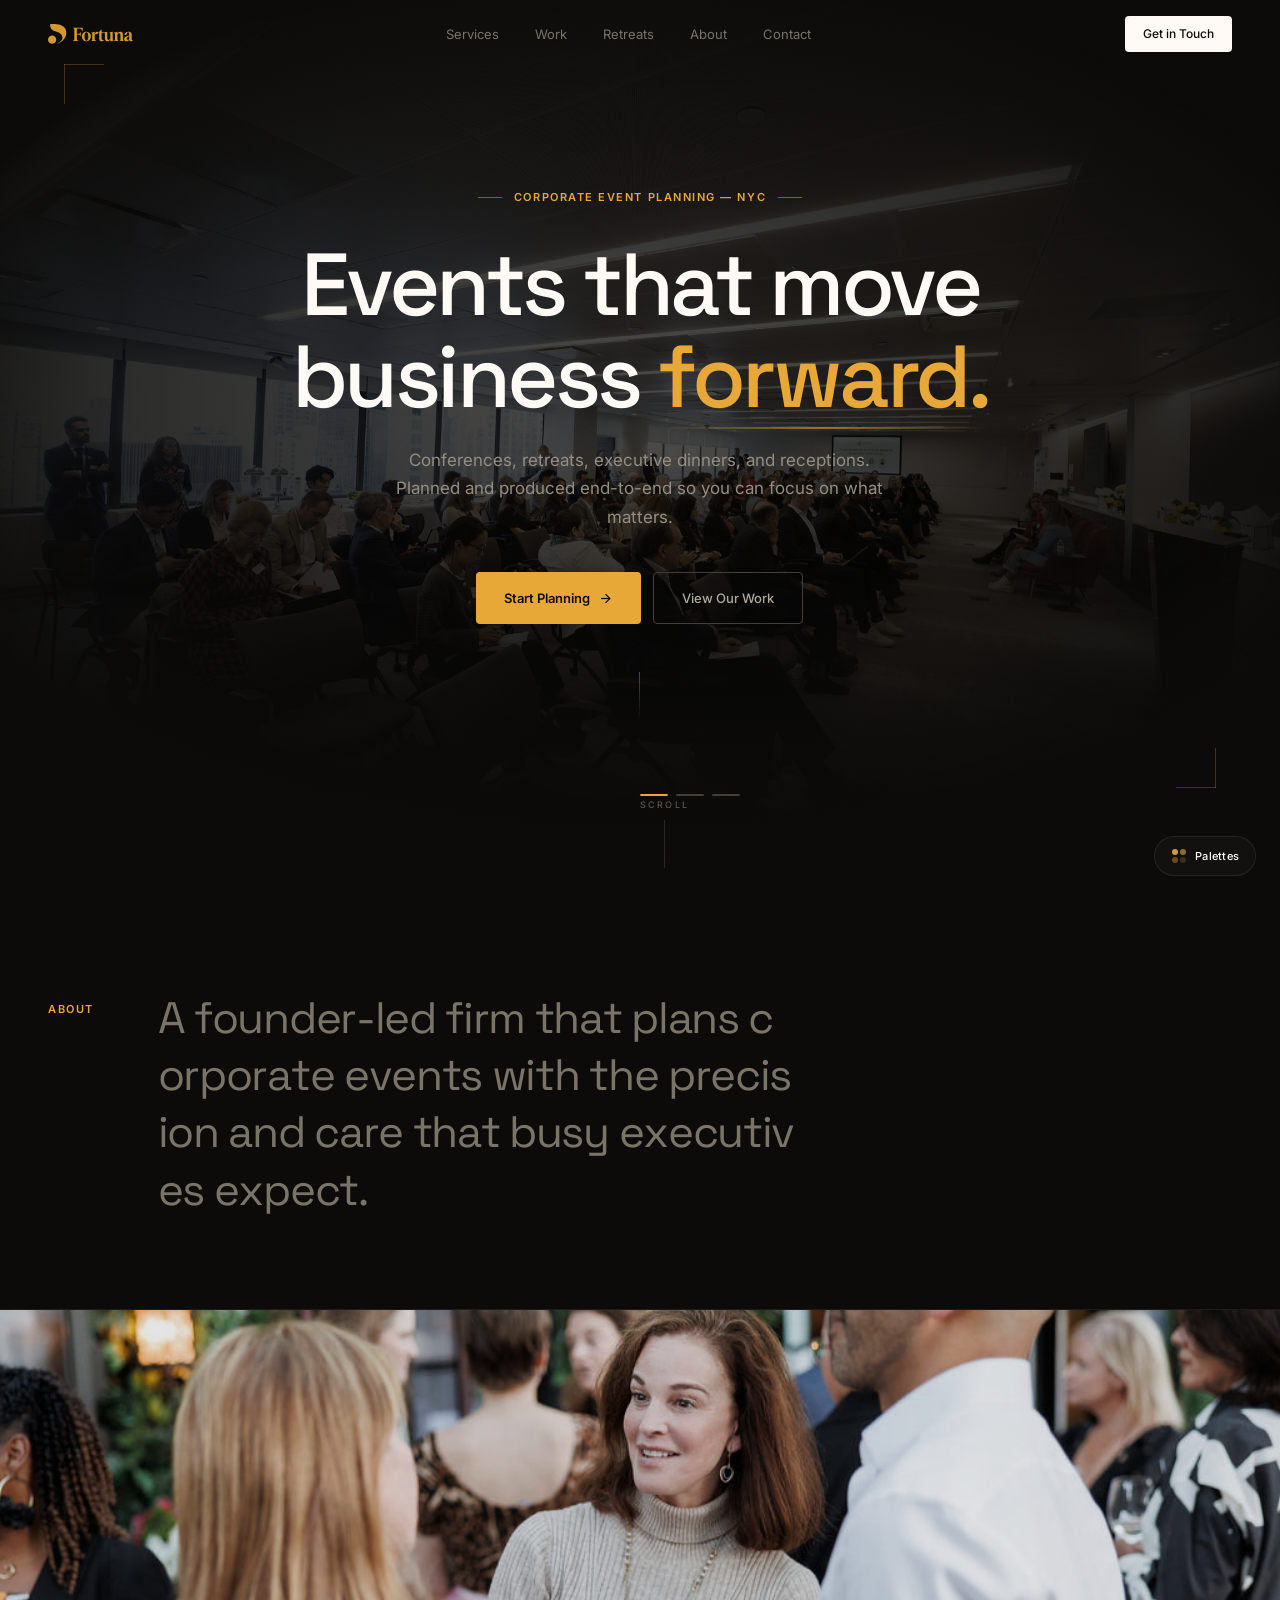
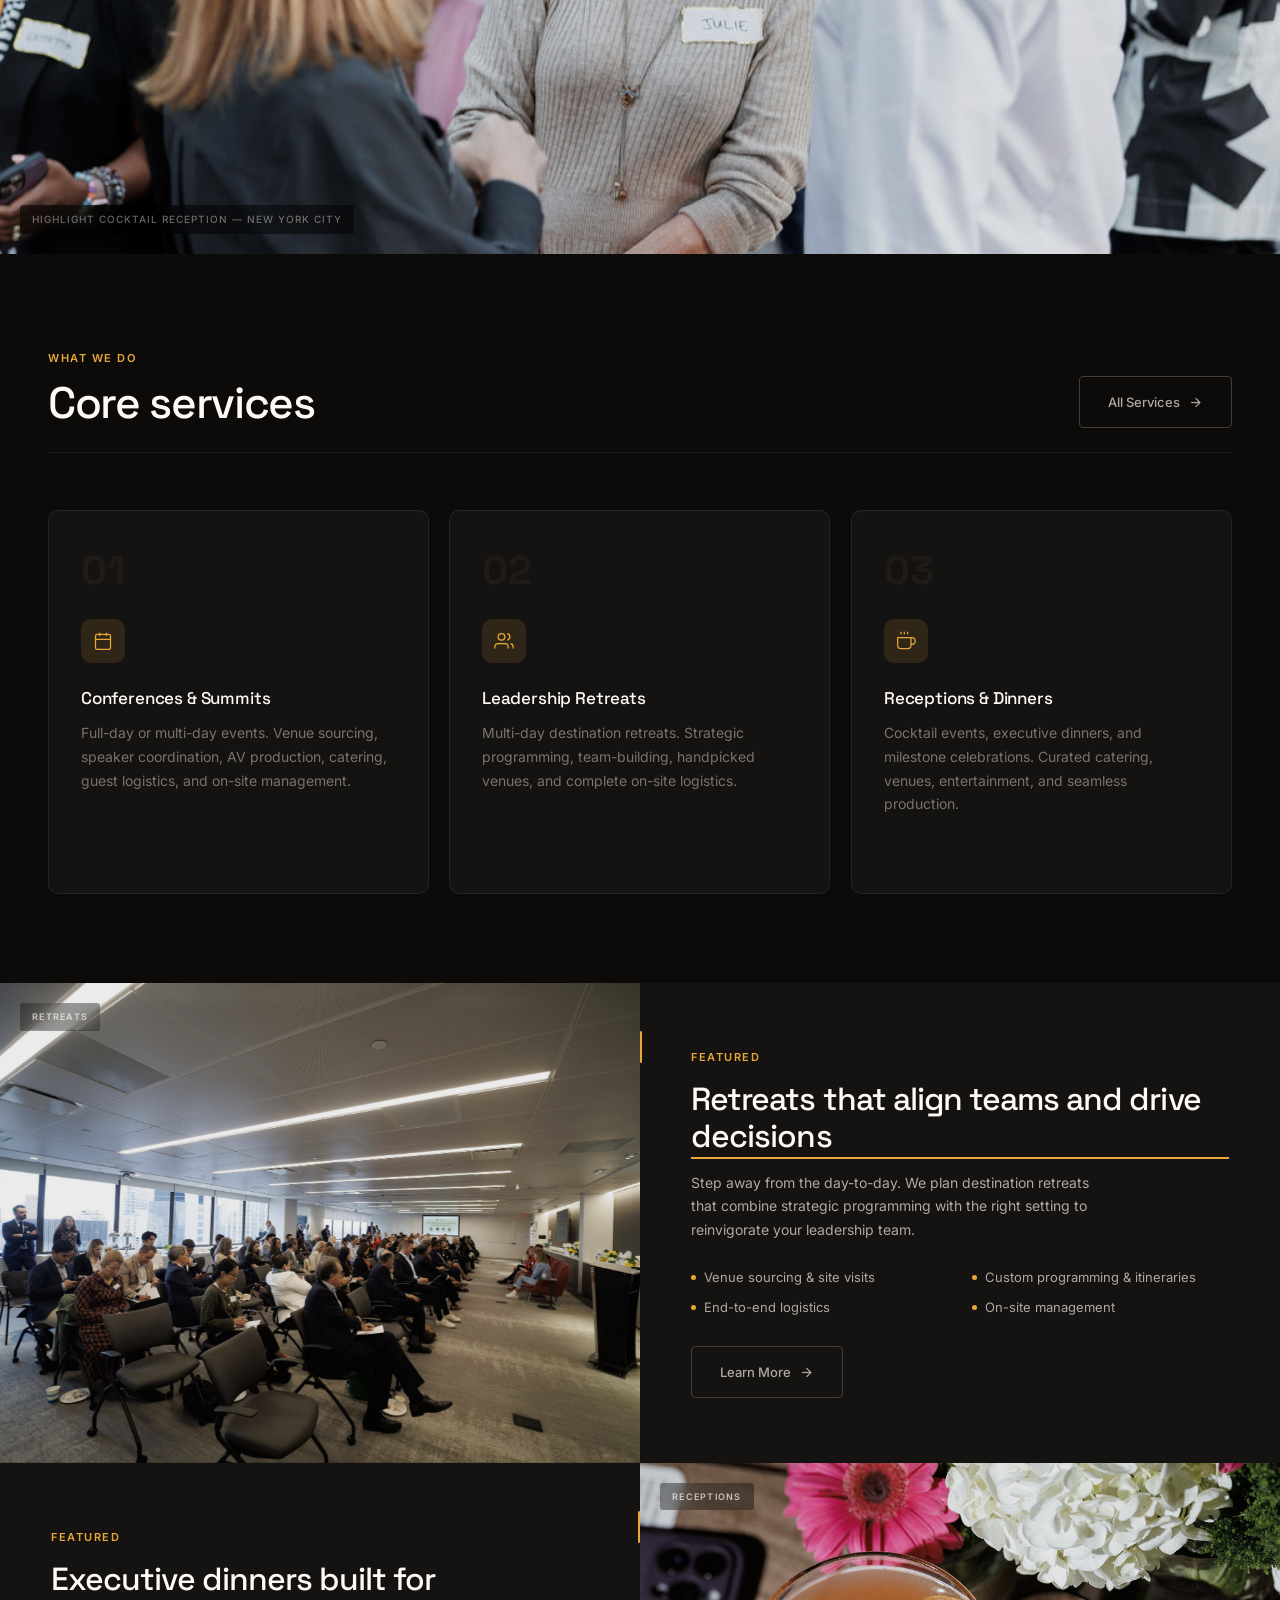
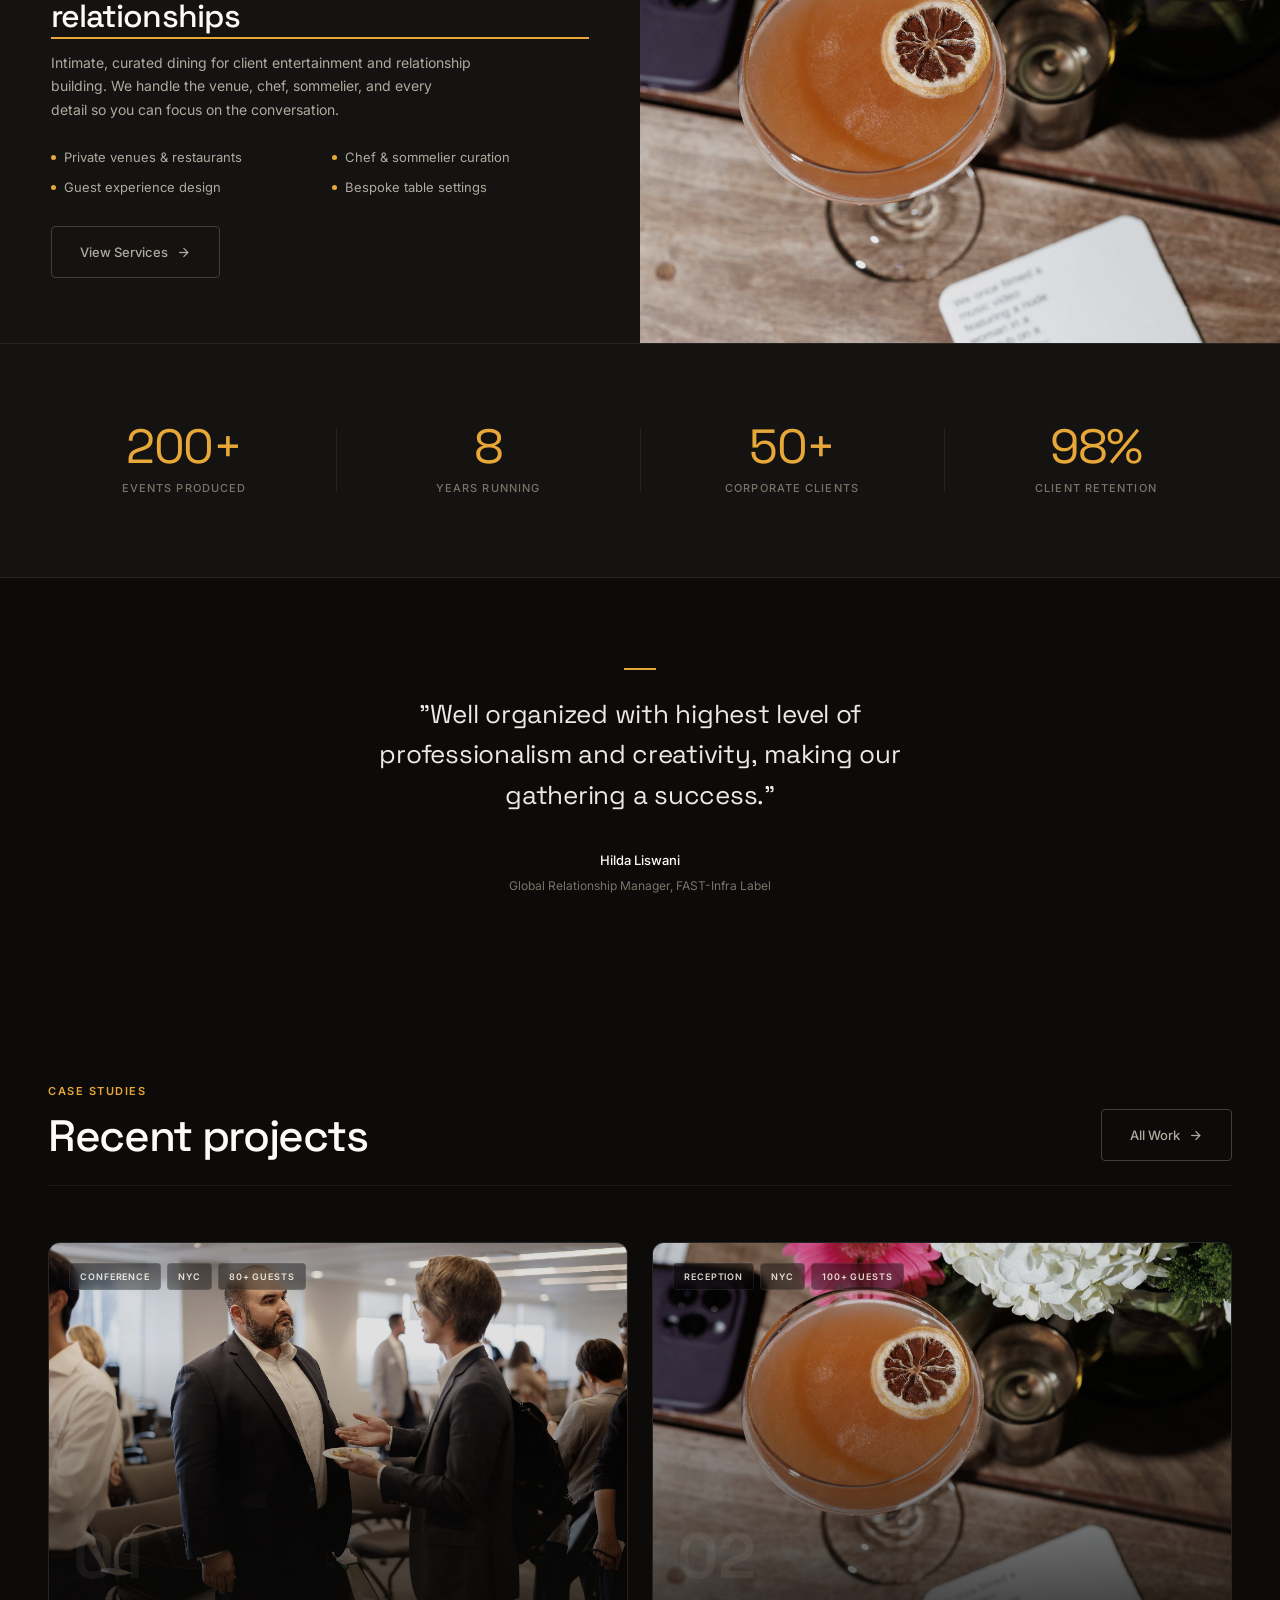
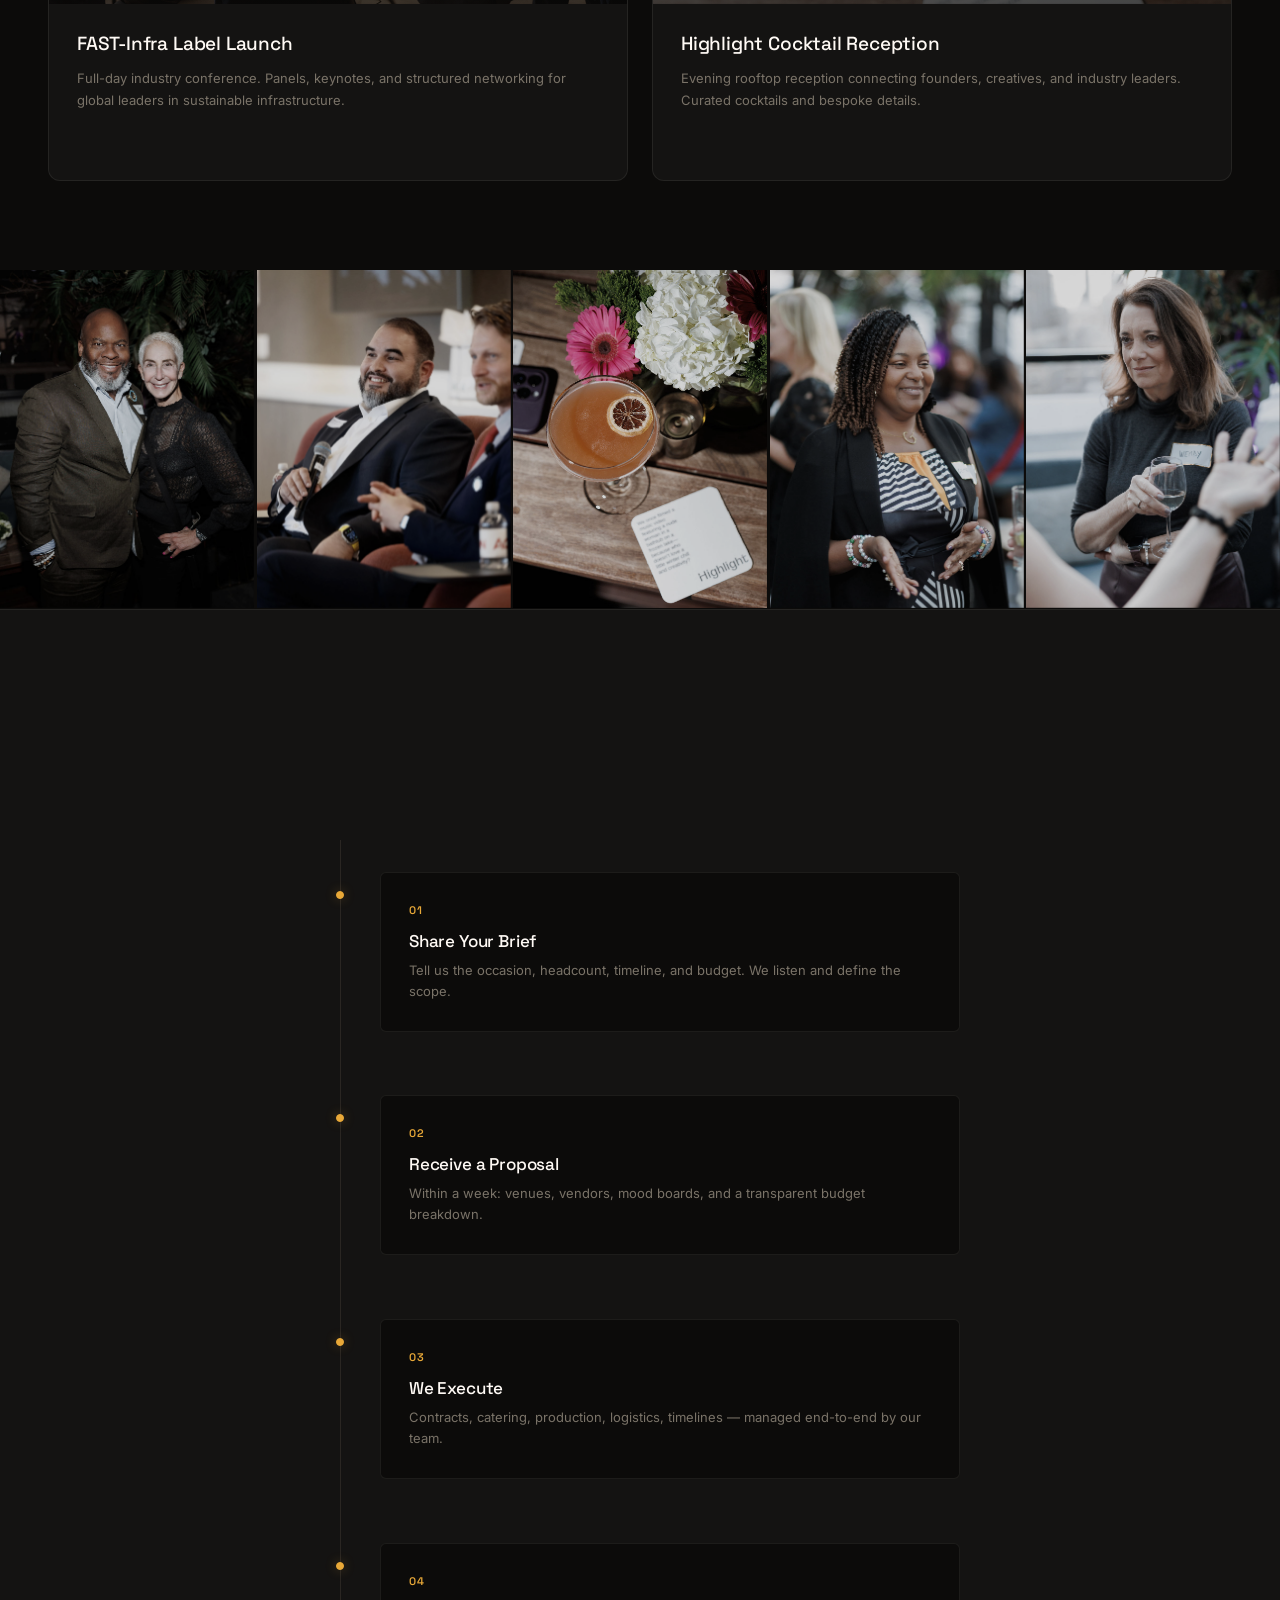
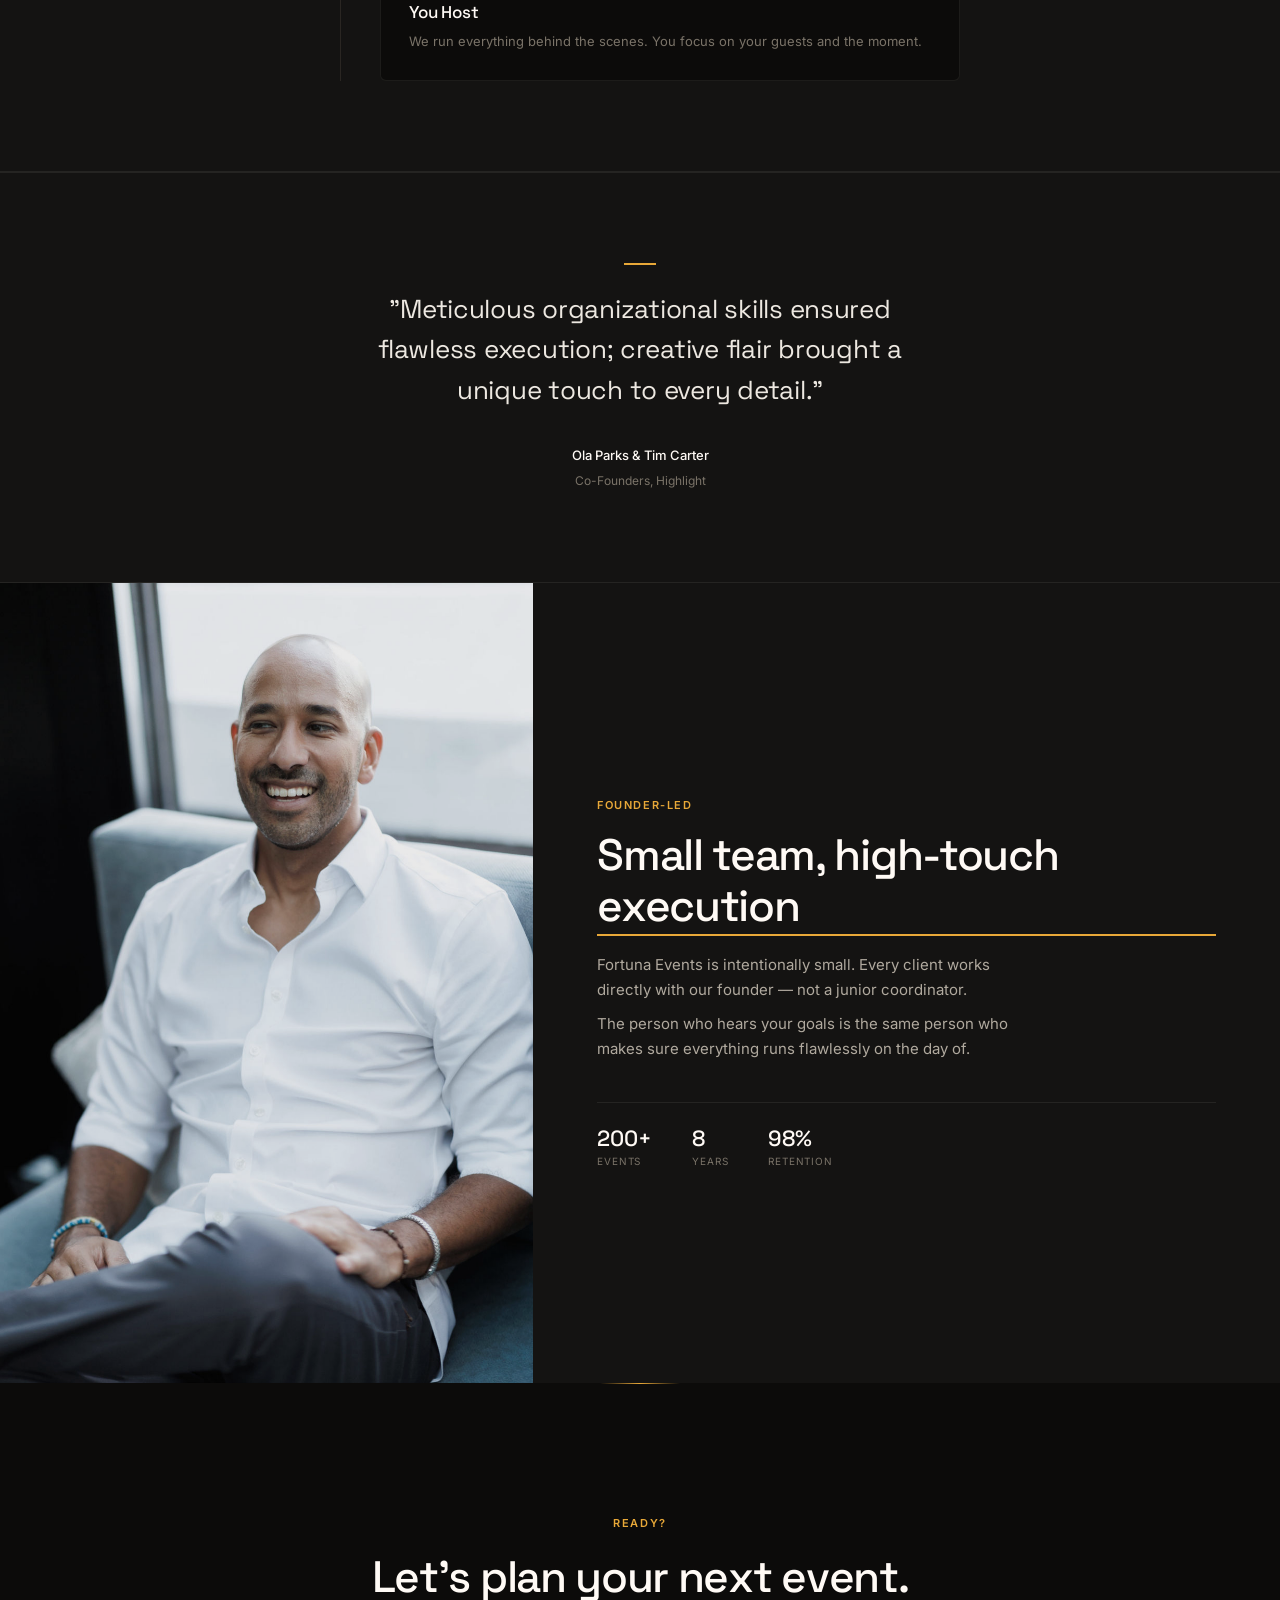
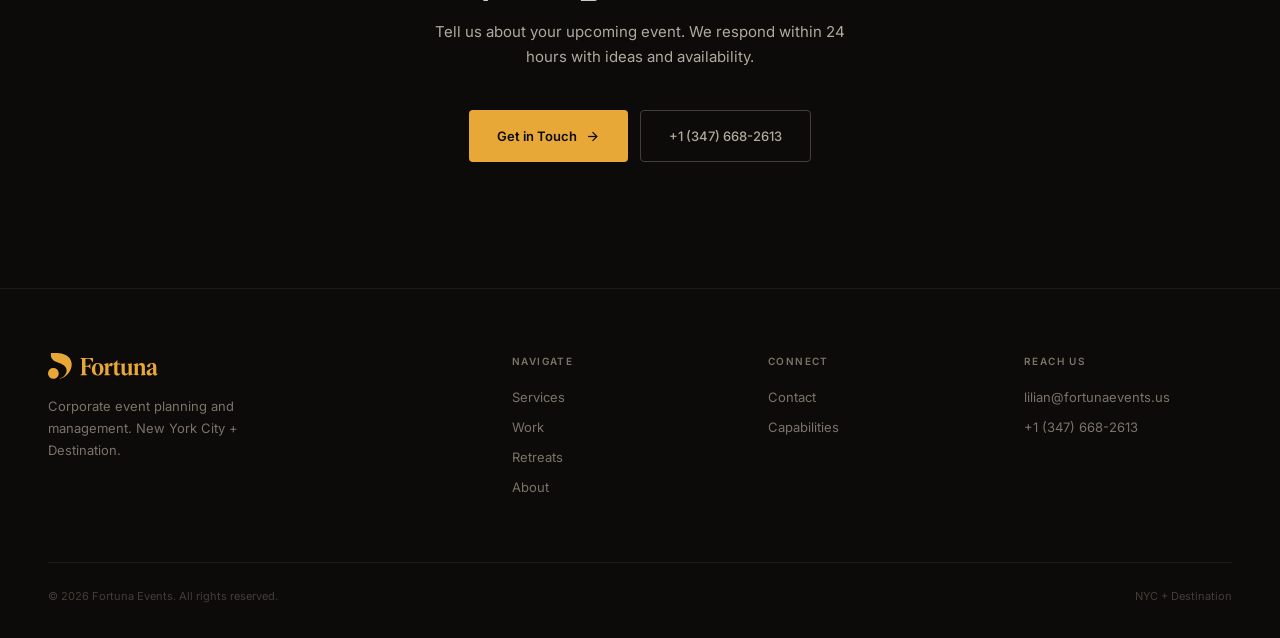
<file: preview.html>
<!DOCTYPE html>
<html lang="en">
<head>
  <meta charset="UTF-8">
  <meta name="viewport" content="width=device-width, initial-scale=1.0">
  <title>Fortuna Events — Corporate Event Planning</title>
  <link rel="preconnect" href="https://fonts.googleapis.com">
  <link rel="preconnect" href="https://fonts.gstatic.com" crossorigin>
  <link href="https://fonts.googleapis.com/css2?family=Space+Grotesk:wght@300;400;500;600;700&family=Inter:wght@300;400;500;600&display=swap" rel="stylesheet">
  <style>
    /* =============================================
       FORTUNA — CORPORATE EDITORIAL
       ============================================= */

    *, *::before, *::after { margin: 0; padding: 0; box-sizing: border-box; }

    :root {
      --bg: #0c0b0a;
      --surface: #141312;
      --surface-2: #1a1918;
      --border: rgba(255,250,240,0.07);
      --border-hover: rgba(255,250,240,0.14);

      --white: #fffaf5;
      --gray-100: #ede8e1;
      --gray-200: #d5cfc7;
      --gray-300: #b0a99e;
      --gray-400: #948d82;
      --gray-500: #7a7368;
      --gray-600: #5c564d;
      --gray-700: #433e37;
      --gray-800: #2a2622;
      --gray-900: #1e1b18;

      --accent: #e8a838;
      --accent-soft: rgba(232,168,56,0.12);

      --heading: 'Space Grotesk', system-ui, sans-serif;
      --body: 'Inter', system-ui, sans-serif;

      --ease: cubic-bezier(0.16, 1, 0.3, 1);
      --ease-out: cubic-bezier(0.33, 1, 0.68, 1);

      --section-pad: clamp(5rem, 10vh, 8rem);
    }

    html { font-size: 16px; scroll-behavior: smooth; -webkit-font-smoothing: antialiased; }

    body {
      font-family: var(--body);
      font-weight: 400;
      font-size: 0.9375rem;
      line-height: 1.7;
      color: var(--gray-300);
      background: var(--bg);
      overflow-x: hidden;
    }

    img { max-width: 100%; height: auto; display: block; }
    a { color: inherit; text-decoration: none; }
    button { cursor: pointer; font-family: inherit; border: none; background: none; color: inherit; }
    ::selection { background: var(--accent); color: var(--bg); }

    .container { max-width: 1280px; margin: 0 auto; padding: 0 clamp(1.25rem, 4vw, 3rem); }
    .container--sm { max-width: 720px; }

    /* ---------- TYPOGRAPHY ---------- */
    h1, h2, h3 { font-family: var(--heading); color: var(--white); line-height: 1.08; }
    h1 { font-size: clamp(3rem, 7.5vw, 5.5rem); font-weight: 500; letter-spacing: -0.04em; }
    h2 { font-size: clamp(1.875rem, 4vw, 2.75rem); font-weight: 500; letter-spacing: -0.03em; line-height: 1.15; }
    h3 { font-size: 1.0625rem; font-weight: 500; letter-spacing: -0.01em; line-height: 1.3; }

    .eyebrow {
      display: inline-block;
      font-family: var(--body);
      font-size: 0.6875rem;
      font-weight: 600;
      letter-spacing: 0.14em;
      text-transform: uppercase;
      color: var(--accent);
    }

    /* ---------- BUTTONS ---------- */
    .btn {
      display: inline-flex;
      align-items: center;
      gap: 0.5rem;
      font-family: var(--body);
      font-size: 0.8125rem;
      font-weight: 500;
      padding: 0.875rem 1.75rem;
      border-radius: 4px;
      transition: all 0.35s var(--ease);
      white-space: nowrap;
    }
    .btn svg { width: 15px; height: 15px; transition: transform 0.35s var(--ease); }
    .btn:hover svg { transform: translateX(3px); }

    .btn--primary {
      background: var(--white);
      color: var(--bg);
    }
    .btn--primary:hover { background: var(--gray-100); box-shadow: 0 4px 24px rgba(255,250,240,0.08); }

    .btn--outline {
      border: 1px solid var(--gray-700);
      color: var(--gray-300);
    }
    .btn--outline:hover { border-color: var(--gray-500); color: var(--white); }

    .btn--accent {
      background: var(--accent);
      color: var(--bg);
      font-weight: 600;
    }
    .btn--accent:hover { box-shadow: 0 4px 24px rgba(232,168,56,0.25); }

    /* ---------- REVEAL SYSTEM ---------- */
    .rv {
      opacity: 0;
      transform: translateY(28px);
      transition: opacity 0.9s var(--ease-out), transform 0.9s var(--ease-out);
    }
    .rv.is-visible { opacity: 1; transform: none; }
    .rv-d1 { transition-delay: 0.12s; }
    .rv-d2 { transition-delay: 0.24s; }
    .rv-d3 { transition-delay: 0.36s; }
    .rv-d4 { transition-delay: 0.48s; }

    /* Directional reveals */
    .rv-left { transform: translateX(-40px); }
    .rv-left.is-visible { transform: none; }
    .rv-right { transform: translateX(40px); }
    .rv-right.is-visible { transform: none; }
    .rv-scale { transform: scale(0.95); }
    .rv-scale.is-visible { transform: none; }

    /* Smooth hover lift for interactive cards */
    .hover-lift { transition: transform 0.5s var(--ease), box-shadow 0.5s var(--ease); }
    .hover-lift:hover { transform: translateY(-4px); box-shadow: 0 12px 40px rgba(0,0,0,0.3); }

    /* =============================================
       NAV
       ============================================= */
    .nav {
      position: fixed;
      top: 0; left: 0; right: 0;
      z-index: 100;
      padding: 1rem 0;
      transition: all 0.5s var(--ease);
    }
    .nav.is-scrolled {
      padding: 0.6rem 0;
      background: rgba(12,11,10,0.88);
      backdrop-filter: blur(24px) saturate(1.4);
      border-bottom: 1px solid var(--border);
    }
    .nav__inner {
      display: flex;
      align-items: center;
      justify-content: space-between;
    }
    .nav__logo img { height: 20px; width: auto; opacity: 0.9; transition: opacity 0.3s; }
    .nav__logo:hover img { opacity: 1; }
    .nav__links { display: flex; align-items: center; gap: 2.25rem; }
    .nav__links a {
      font-size: 0.8125rem;
      font-weight: 400;
      color: var(--gray-500);
      transition: color 0.3s;
      position: relative;
    }
    .nav__links a::after {
      content: '';
      position: absolute;
      bottom: -4px;
      left: 0;
      width: 0;
      height: 1px;
      background: var(--accent);
      transition: width 0.3s var(--ease);
    }
    .nav__links a:hover { color: var(--white); }
    .nav__links a:hover::after { width: 100%; }
    .nav__cta .btn { padding: 0.5rem 1.125rem; font-size: 0.75rem; }

    @media (max-width: 900px) { .nav__links { display: none; } }

    /* =============================================
       HERO — CENTERED
       ============================================= */
    .hero {
      position: relative;
      min-height: 100vh;
      display: flex;
      align-items: center;
      justify-content: center;
      text-align: center;
      overflow: hidden;
    }

    .hero__bg {
      position: absolute;
      inset: 0;
    }
    .hero__slide {
      position: absolute;
      inset: 0;
      opacity: 0;
      transition: opacity 1.5s ease-in-out;
    }
    .hero__slide.is-active {
      opacity: 1;
    }
    .hero__slide img {
      width: 100%;
      height: 100%;
      object-fit: cover;
      object-position: center 30%;
      filter: brightness(0.30) saturate(0.7);
      transform: scale(1.06);
      animation: heroDrift 30s ease-in-out infinite alternate;
    }
    .hero__slide:first-child img {
      animation: heroZoomIn 2.5s var(--ease) forwards, heroDrift 30s ease-in-out 2.5s infinite alternate;
    }
    @keyframes heroDrift {
      0% { transform: scale(1.0); }
      100% { transform: scale(1.06); }
    }
    @keyframes heroZoomIn {
      from { transform: scale(1.15); filter: brightness(0.12) saturate(0.3); }
      to   { transform: scale(1.0); filter: brightness(0.30) saturate(0.7); }
    }

    /* Slide progress pips */
    .hero__pips {
      position: absolute;
      bottom: 6.5rem;
      left: 50%;
      transform: translateX(-50%);
      z-index: 4;
      display: flex;
      gap: 0.5rem;
      opacity: 0;
      animation: heroFade 0.8s var(--ease-out) 2s forwards;
    }
    .hero__pip {
      width: 28px;
      height: 2px;
      background: var(--gray-700);
      border-radius: 1px;
      cursor: pointer;
      position: relative;
      overflow: hidden;
      transition: background 0.3s;
    }
    .hero__pip:hover { background: var(--gray-500); }
    .hero__pip::after {
      content: '';
      position: absolute;
      top: 0;
      left: 0;
      height: 100%;
      width: 0%;
      background: var(--accent);
      border-radius: 1px;
    }
    .hero__pip.is-active::after {
      width: 100%;
      transition: width 6s linear;
    }

    .hero__overlay {
      position: absolute;
      inset: 0;
      background:
        radial-gradient(ellipse 60% 50% at center 45%, transparent 0%, rgba(12,11,10,0.5) 70%, var(--bg) 100%),
        linear-gradient(180deg, rgba(12,11,10,0.4) 0%, transparent 30%, transparent 60%, var(--bg) 100%);
    }
    /* Bottom fade strip — bridges hero to page bg */
    .hero__fade {
      position: absolute;
      bottom: 0;
      left: 0;
      right: 0;
      height: 120px;
      background: linear-gradient(180deg, transparent, var(--bg));
      z-index: 1;
      pointer-events: none;
    }

    /* Subtle warm haze behind hero content */
    .hero__glow {
      position: absolute;
      width: 600px;
      height: 400px;
      left: 50%;
      top: 50%;
      transform: translate(-50%, -50%);
      background: radial-gradient(ellipse, rgba(232,168,56,0.03) 0%, transparent 70%);
      z-index: 1;
      pointer-events: none;
    }

    /* Decorative corner lines */
    .hero__corner {
      position: absolute;
      z-index: 2;
      opacity: 0;
      animation: heroCornerIn 1s var(--ease-out) 1.4s forwards;
    }
    .hero__corner::before,
    .hero__corner::after {
      content: '';
      position: absolute;
      background: var(--accent);
      opacity: 0.25;
    }
    .hero__corner--tl { top: clamp(2rem, 5vw, 4rem); left: clamp(2rem, 5vw, 4rem); }
    .hero__corner--tl::before { width: 40px; height: 1px; top: 0; left: 0; }
    .hero__corner--tl::after  { width: 1px; height: 40px; top: 0; left: 0; }
    .hero__corner--br { bottom: clamp(5rem, 10vw, 7rem); right: clamp(2rem, 5vw, 4rem); }
    .hero__corner--br::before { width: 40px; height: 1px; bottom: 0; right: 0; }
    .hero__corner--br::after  { width: 1px; height: 40px; bottom: 0; right: 0; }
    @keyframes heroCornerIn {
      from { opacity: 0; }
      to   { opacity: 1; }
    }

    .hero__content {
      position: relative;
      z-index: 3;
      max-width: 780px;
      padding: 0 1.5rem;
    }

    /* Eyebrow with decorative lines */
    .hero__content .eyebrow {
      margin-bottom: 2rem;
      display: inline-flex;
      align-items: center;
      gap: 0.75rem;
      opacity: 0;
      animation: heroFade 0.8s var(--ease-out) 0.5s forwards;
    }
    .hero__content .eyebrow::before,
    .hero__content .eyebrow::after {
      content: '';
      width: 24px;
      height: 1px;
      background: var(--accent);
      opacity: 0.5;
      flex-shrink: 0;
    }

    .hero__content h1 {
      margin-bottom: 1.5rem;
      opacity: 0;
      animation: heroTitleIn 1s var(--ease) 0.7s forwards;
      line-height: 1.04;
    }
    .hero__content h1 span {
      color: var(--accent);
      position: relative;
    }
    /* Accent underline shimmer on the keyword */
    .hero__content h1 span::after {
      content: '';
      position: absolute;
      bottom: 0.04em;
      left: 0;
      width: 100%;
      height: 2px;
      background: linear-gradient(90deg, transparent, var(--accent), transparent);
      opacity: 0;
      animation: shimmerLine 1s var(--ease-out) 1.6s forwards;
    }
    @keyframes shimmerLine {
      from { opacity: 0; transform: scaleX(0); }
      to   { opacity: 0.6; transform: scaleX(1); }
    }
    @keyframes heroTitleIn {
      from { opacity: 0; transform: translateY(24px) scale(0.97); filter: blur(4px); }
      to   { opacity: 1; transform: none; filter: blur(0); }
    }

    .hero__content p {
      font-size: 1.0625rem;
      max-width: 520px;
      margin: 0 auto 2.5rem;
      color: var(--gray-400);
      opacity: 0;
      animation: heroFade 0.8s var(--ease-out) 1s forwards;
    }
    .hero__actions {
      display: flex;
      gap: 0.75rem;
      justify-content: center;
      flex-wrap: wrap;
      opacity: 0;
      animation: heroFade 0.8s var(--ease-out) 1.2s forwards;
    }

    @keyframes heroFade {
      from { opacity: 0; transform: translateY(16px); }
      to { opacity: 1; transform: none; }
    }

    /* Accent divider below actions */
    .hero__divider {
      width: 1px;
      height: 0;
      background: linear-gradient(180deg, var(--accent), transparent);
      margin: 3rem auto 0;
      opacity: 0;
      animation: heroDivGrow 1s var(--ease-out) 1.5s forwards;
    }
    @keyframes heroDivGrow {
      from { height: 0; opacity: 0; }
      to   { height: 48px; opacity: 0.4; }
    }

    .hero__scroll {
      position: absolute;
      bottom: 2rem;
      left: 50%;
      transform: translateX(-50%);
      z-index: 3;
      display: flex;
      flex-direction: column;
      align-items: center;
      gap: 0.5rem;
      opacity: 0;
      animation: heroFade 0.8s var(--ease-out) 1.8s forwards;
    }
    .hero__scroll span {
      font-size: 0.5625rem;
      font-weight: 500;
      letter-spacing: 0.25em;
      text-transform: uppercase;
      color: var(--gray-600);
    }
    .hero__scroll-line {
      width: 1px;
      height: 48px;
      background: var(--gray-800);
      position: relative;
      overflow: hidden;
    }
    .hero__scroll-line::after {
      content: '';
      position: absolute;
      top: -100%;
      width: 1px;
      height: 50%;
      background: var(--accent);
      animation: scrollPulse 2s ease-in-out infinite;
    }
    @keyframes scrollPulse { 0% { top: -50%; } 100% { top: 100%; } }

    /* Hero fade-out on scroll */
    .hero__content,
    .hero__corner,
    .hero__glow {
      transition: opacity 0.05s linear, transform 0.05s linear;
    }

    /* =============================================
       ABOUT STRIP
       ============================================= */
    .about-strip {
      padding: var(--section-pad) 0;
      border-bottom: 1px solid var(--border);
    }
    .about-strip__inner {
      display: grid;
      grid-template-columns: auto 1fr;
      gap: clamp(3rem, 5vw, 5rem);
      align-items: start;
    }
    .about-strip .eyebrow { padding-top: 0.6rem; }
    .about-strip h2 { max-width: 640px; line-height: 1.3; }
    .about-strip h2 span { color: var(--gray-500); font-weight: 400; }

    @media (max-width: 768px) {
      .about-strip__inner { grid-template-columns: 1fr; gap: 1rem; }
    }

    /* =============================================
       IMAGE BANNER
       ============================================= */
    .img-banner {
      position: relative;
      overflow: hidden;
      aspect-ratio: 2.35/1;
    }
    .img-banner img {
      width: 100%;
      height: 100%;
      object-fit: cover;
      filter: saturate(0.85) brightness(0.9);
      transition: transform 1.8s var(--ease);
    }
    .img-banner:hover img { transform: scale(1.02); filter: saturate(1) brightness(0.95); }
    .img-banner__caption {
      position: absolute;
      bottom: 1.25rem;
      left: 1.25rem;
      font-size: 0.625rem;
      font-weight: 500;
      letter-spacing: 0.1em;
      text-transform: uppercase;
      color: rgba(255,250,240,0.4);
      background: rgba(0,0,0,0.5);
      backdrop-filter: blur(10px);
      padding: 0.4rem 0.75rem;
      border-radius: 3px;
    }

    /* =============================================
       SERVICES
       ============================================= */
    .services {
      padding: var(--section-pad) 0;
    }
    .section-header {
      display: flex;
      justify-content: space-between;
      align-items: flex-end;
      margin-bottom: 3.5rem;
      padding-bottom: 1.5rem;
      border-bottom: 1px solid var(--border);
    }
    .section-header__text h2 { margin-top: 0.5rem; }

    .services__grid {
      display: grid;
      grid-template-columns: repeat(3, 1fr);
      gap: 1.25rem;
    }

    .svc {
      background: var(--surface);
      padding: 2.5rem 2rem 2rem;
      position: relative;
      border: 1px solid var(--border);
      border-radius: 10px;
      transition: border-color 0.4s var(--ease), box-shadow 0.4s var(--ease);
      overflow: hidden;
    }
    .svc:hover {
      border-color: var(--border-hover);
      box-shadow: 0 16px 48px rgba(0,0,0,0.35);
    }

    /* Cursor-tracking spotlight (positioned via JS) */
    .svc__spot {
      position: absolute;
      width: 250px;
      height: 250px;
      border-radius: 50%;
      background: radial-gradient(circle, rgba(255,250,240,0.04) 0%, transparent 70%);
      pointer-events: none;
      transform: translate(-50%, -50%);
      opacity: 0;
      transition: opacity 0.3s;
      z-index: 0;
    }
    .svc:hover .svc__spot { opacity: 1; }

    /* Bottom accent line */
    .svc::after {
      content: '';
      position: absolute;
      bottom: 0;
      left: 0;
      width: 0;
      height: 2px;
      background: var(--accent);
      transition: width 0.5s var(--ease);
    }
    .svc:hover::after { width: 100%; }

    .svc__num {
      font-family: var(--heading);
      font-size: 2.5rem;
      font-weight: 700;
      color: var(--gray-900);
      line-height: 1;
      margin-bottom: 1.75rem;
      transition: color 0.4s var(--ease);
    }
    .svc:hover .svc__num { color: var(--gray-800); }

    .svc__icon {
      width: 44px;
      height: 44px;
      margin-bottom: 1.5rem;
      display: flex;
      align-items: center;
      justify-content: center;
      border-radius: 10px;
      background: var(--accent-soft);
      color: var(--accent);
      transition: background 0.4s var(--ease), transform 0.4s var(--ease);
      position: relative;
      z-index: 1;
    }
    .svc:hover .svc__icon {
      background: rgba(232,168,56,0.18);
      transform: translateY(-2px);
    }
    .svc__icon svg { width: 20px; height: 20px; stroke: currentColor; stroke-width: 1.5; fill: none; }

    .svc h3 {
      margin-bottom: 0.75rem;
      position: relative;
      z-index: 1;
      transition: color 0.4s;
    }
    .svc p {
      font-size: 0.875rem;
      color: var(--gray-500);
      line-height: 1.7;
      position: relative;
      z-index: 1;
    }

    /* Arrow link at bottom */
    .svc__arrow {
      display: inline-flex;
      align-items: center;
      gap: 0.375rem;
      margin-top: 1.5rem;
      font-size: 0.6875rem;
      font-weight: 600;
      letter-spacing: 0.08em;
      text-transform: uppercase;
      color: var(--accent);
      opacity: 0;
      transform: translateY(6px);
      transition: opacity 0.4s var(--ease), transform 0.4s var(--ease);
      position: relative;
      z-index: 1;
    }
    .svc__arrow svg {
      width: 14px;
      height: 14px;
      stroke: currentColor;
      fill: none;
      stroke-width: 2;
      transition: transform 0.35s var(--ease);
    }
    .svc:hover .svc__arrow {
      opacity: 1;
      transform: none;
    }
    .svc:hover .svc__arrow svg { transform: translateX(3px); }

    /* Remove old svc__line — replaced by ::after */
    .svc__line { display: none; }

    @media (max-width: 900px) {
      .services__grid { grid-template-columns: 1fr; }
      .svc__arrow { opacity: 1; transform: none; }
    }

    /* =============================================
       SPLIT SECTION
       ============================================= */
    .split {
      display: grid;
      grid-template-columns: 1fr 1fr;
      min-height: auto;
    }
    .split__media {
      position: relative;
      overflow: hidden;
      aspect-ratio: 4/3;
    }
    .split__media img {
      width: 100%;
      height: 100%;
      object-fit: cover;
      filter: saturate(0.8) brightness(0.92);
      transition: all 1s var(--ease);
    }
    .split:hover .split__media img { filter: saturate(1) brightness(1); transform: scale(1.02); }
    .split__media-tag {
      position: absolute;
      top: 1.25rem;
      left: 1.25rem;
      font-size: 0.5625rem;
      font-weight: 600;
      letter-spacing: 0.14em;
      text-transform: uppercase;
      color: rgba(255,250,240,0.7);
      background: rgba(0,0,0,0.35);
      backdrop-filter: blur(10px);
      padding: 0.375rem 0.75rem;
      border-radius: 3px;
    }

    .split__content {
      display: flex;
      flex-direction: column;
      justify-content: center;
      padding: clamp(2rem, 4vw, 3.5rem) clamp(2rem, 4vw, 3.5rem);
      background: var(--surface);
      position: relative;
    }
    /* Subtle accent border on the content side */
    .split__content::before {
      content: '';
      position: absolute;
      top: 10%;
      left: 0;
      width: 2px;
      height: 32px;
      background: var(--accent);
      border-radius: 1px;
    }
    .split--reverse .split__content::before {
      left: auto;
      right: 0;
    }

    .split__content .eyebrow { margin-bottom: 0.875rem; }
    .split__content h2 { margin-bottom: 1rem; font-size: clamp(1.5rem, 3vw, 2rem); }
    .split__content > p { max-width: 420px; margin-bottom: 0.25rem; font-size: 0.875rem; }
    .split__content .btn { margin-top: 1.75rem; align-self: flex-start; }

    .split__bullets {
      list-style: none;
      margin-top: 1.25rem;
      display: grid;
      grid-template-columns: 1fr 1fr;
      gap: 0.5rem 1.5rem;
    }
    .split__bullets li {
      display: flex;
      align-items: center;
      gap: 0.5rem;
      font-size: 0.8125rem;
      color: var(--gray-300);
    }
    .split__bullets li::before {
      content: '';
      width: 5px;
      height: 5px;
      border-radius: 50%;
      background: var(--accent);
      flex-shrink: 0;
    }

    .split--reverse { grid-template-columns: 1fr 1fr; }
    .split--reverse .split__media { order: 2; }
    .split--reverse .split__content { order: 1; }

    @media (max-width: 900px) {
      .split, .split--reverse { grid-template-columns: 1fr; }
      .split__media { aspect-ratio: 16/10; }
      .split__content::before { display: none; }
      .split--reverse .split__media { order: 0; }
      .split--reverse .split__content { order: 1; }
      .split__bullets { grid-template-columns: 1fr; }
    }

    /* =============================================
       METRICS
       ============================================= */
    .metrics {
      padding: clamp(3.5rem, 7vh, 5rem) 0;
      background: var(--surface);
      border-top: 1px solid var(--border);
      border-bottom: 1px solid var(--border);
    }
    .metrics__row {
      display: grid;
      grid-template-columns: repeat(4, 1fr);
      gap: 2rem;
    }
    .metric {
      text-align: center;
      padding: 1rem 0;
      position: relative;
    }
    .metric + .metric::before {
      content: '';
      position: absolute;
      left: -1rem;
      top: 20%;
      height: 60%;
      width: 1px;
      background: var(--border);
    }
    .metric__val {
      font-family: var(--heading);
      font-size: clamp(2.2rem, 4.5vw, 3rem);
      font-weight: 400;
      color: var(--white);
      letter-spacing: -0.03em;
      line-height: 1;
    }
    .metric__val span { color: var(--accent); }
    .metric__label {
      margin-top: 0.5rem;
      font-size: 0.6875rem;
      font-weight: 500;
      color: var(--gray-500);
      text-transform: uppercase;
      letter-spacing: 0.1em;
    }

    @media (max-width: 768px) {
      .metrics__row { grid-template-columns: repeat(2, 1fr); }
      .metric:nth-child(3)::before { display: none; }
    }

    /* =============================================
       TESTIMONIAL
       ============================================= */
    .testimonial {
      padding: var(--section-pad) 0;
    }
    .testimonial__inner {
      max-width: 620px;
      margin: 0 auto;
      text-align: center;
    }
    .testimonial__bar {
      width: 32px;
      height: 2px;
      background: var(--accent);
      margin: 0 auto 1.5rem;
    }
    .testimonial blockquote {
      font-family: var(--heading);
      font-size: clamp(1.25rem, 2.8vw, 1.625rem);
      font-weight: 400;
      color: var(--gray-100);
      line-height: 1.55;
      letter-spacing: -0.01em;
      margin-bottom: 2rem;
    }
    .testimonial cite {
      font-size: 0.8125rem;
      font-weight: 500;
      color: var(--white);
      font-style: normal;
    }
    .testimonial cite span {
      display: block;
      margin-top: 0.25rem;
      font-weight: 400;
      font-size: 0.75rem;
      color: var(--gray-500);
    }

    /* =============================================
       WORK / CASE STUDIES
       ============================================= */
    .work {
      padding: var(--section-pad) 0;
    }

    .work__grid {
      display: grid;
      grid-template-columns: 1fr 1fr;
      gap: 1.5rem;
    }

    .case {
      display: block;
      position: relative;
      overflow: hidden;
      border-radius: 12px;
      background: var(--surface);
      border: 1px solid var(--border);
      transition: border-color 0.5s var(--ease), box-shadow 0.5s var(--ease), transform 0.5s var(--ease);
    }
    .case:hover {
      border-color: rgba(232,168,56,0.15);
      box-shadow: 0 20px 60px rgba(0,0,0,0.45), 0 0 0 1px rgba(232,168,56,0.06);
      transform: translateY(-6px);
    }

    .case__img {
      position: relative;
      overflow: hidden;
      aspect-ratio: 16/10;
    }
    .case__img img {
      width: 100%;
      height: 100%;
      object-fit: cover;
      filter: saturate(0.8) brightness(0.88);
      transition: all 1s var(--ease);
    }
    .case:hover .case__img img {
      filter: saturate(1) brightness(1);
      transform: scale(1.06);
    }

    /* Gradient overlay — bottom to top for text readability */
    .case__img::after {
      content: '';
      position: absolute;
      inset: 0;
      background: linear-gradient(180deg, transparent 30%, rgba(12,11,10,0.7) 100%);
      transition: opacity 0.5s var(--ease);
    }
    .case:hover .case__img::after {
      background: linear-gradient(180deg, transparent 20%, rgba(12,11,10,0.5) 100%);
    }

    /* Large number watermark in the image */
    .case__num {
      position: absolute;
      bottom: 1rem;
      left: 1.5rem;
      font-family: var(--heading);
      font-size: 4rem;
      font-weight: 700;
      color: rgba(255,250,240,0.06);
      z-index: 2;
      line-height: 1;
      transition: color 0.5s var(--ease);
    }
    .case:hover .case__num { color: rgba(232,168,56,0.1); }

    /* Tags overlay on the image */
    .case__img-tags {
      position: absolute;
      top: 1.25rem;
      left: 1.25rem;
      display: flex;
      gap: 0.375rem;
      flex-wrap: wrap;
      z-index: 3;
    }
    .case__tag {
      font-size: 0.5625rem;
      font-weight: 600;
      letter-spacing: 0.1em;
      text-transform: uppercase;
      color: rgba(255,250,240,0.85);
      padding: 0.3rem 0.625rem;
      background: rgba(0,0,0,0.4);
      backdrop-filter: blur(8px);
      border-radius: 4px;
      border: 1px solid rgba(255,250,240,0.08);
      transition: background 0.3s, border-color 0.3s;
    }
    .case:hover .case__tag {
      background: rgba(232,168,56,0.15);
      border-color: rgba(232,168,56,0.2);
    }

    .case__body {
      padding: 1.75rem 1.75rem 1.5rem;
      position: relative;
    }

    /* Accent top border on the body */
    .case__body::before {
      content: '';
      position: absolute;
      top: 0;
      left: 1.75rem;
      width: 0;
      height: 2px;
      background: var(--accent);
      transition: width 0.6s var(--ease);
    }
    .case:hover .case__body::before { width: 40px; }

    .case h3 {
      font-size: 1.1875rem;
      margin-bottom: 0.625rem;
      transition: color 0.3s;
    }
    .case:hover h3 { color: var(--gray-100); }

    .case p {
      font-size: 0.8125rem;
      color: var(--gray-500);
      line-height: 1.7;
    }

    .case__link {
      display: inline-flex;
      align-items: center;
      gap: 0.5rem;
      margin-top: 1.5rem;
      font-size: 0.6875rem;
      font-weight: 600;
      letter-spacing: 0.08em;
      text-transform: uppercase;
      color: var(--accent);
      opacity: 0;
      transform: translateY(6px);
      transition: opacity 0.4s var(--ease), transform 0.4s var(--ease);
    }
    .case__link svg {
      width: 14px; height: 14px; stroke: currentColor; fill: none; stroke-width: 2;
      transition: transform 0.35s var(--ease);
    }
    .case:hover .case__link {
      opacity: 1;
      transform: none;
    }
    .case:hover .case__link svg { transform: translateX(4px); }

    @media (max-width: 768px) {
      .work__grid { grid-template-columns: 1fr; }
      .case__link { opacity: 1; transform: none; }
    }

    /* =============================================
       PHOTO GRID
       ============================================= */
    .photos {
      display: grid;
      grid-template-columns: repeat(5, 1fr);
      gap: 3px;
    }
    .photos__item {
      aspect-ratio: 3/4;
      overflow: hidden;
    }
    .photos__item img {
      width: 100%;
      height: 100%;
      object-fit: cover;
      filter: saturate(0.7) brightness(0.85);
      transition: all 0.7s var(--ease);
    }
    .photos__item:hover img {
      filter: saturate(1) brightness(1);
      transform: scale(1.05);
    }
    @media (max-width: 768px) { .photos { grid-template-columns: repeat(3, 1fr); } }

    /* =============================================
       PROCESS — VERTICAL SCROLL TIMELINE
       ============================================= */
    .process {
      padding: var(--section-pad) 0;
      background: var(--surface);
      border-top: 1px solid var(--border);
      border-bottom: 1px solid var(--border);
    }
    .process__head { margin-bottom: 3.5rem; }

    .timeline {
      position: relative;
      max-width: 640px;
      margin: 0 auto;
      padding-left: 60px;
    }

    /* Vertical track — centered under the nodes */
    .timeline__track {
      position: absolute;
      left: 20px;
      top: 0;
      bottom: 0;
      width: 1px;
      background: var(--gray-800);
    }

    /* Scroll-driven progress fill */
    .timeline__progress {
      position: absolute;
      top: 0;
      left: 0;
      width: 100%;
      height: 0;
      background: linear-gradient(180deg, var(--accent), rgba(232,168,56,0.3));
      transition: height 0.25s ease-out;
    }

    .timeline__item {
      position: relative;
      padding: 2rem 0;
      opacity: 0;
      transform: translateX(16px);
      transition: opacity 0.6s var(--ease-out), transform 0.6s var(--ease-out);
    }
    .timeline__item:first-child { padding-top: 0; }
    .timeline__item:last-child { padding-bottom: 0; }
    .timeline__item.is-active { opacity: 1; transform: none; }

    /* Node dot — centered on the 1px track at left:20px from .timeline */
    .timeline__node {
      position: absolute;
      left: -49px;
      top: calc(2rem + 0.875rem);
      width: 18px;
      height: 18px;
      display: flex;
      align-items: center;
      justify-content: center;
    }
    .timeline__item:first-child .timeline__node { top: 0.875rem; }

    .timeline__node-dot {
      width: 8px;
      height: 8px;
      border-radius: 50%;
      background: var(--surface);
      border: 1.5px solid var(--gray-700);
      position: relative;
      z-index: 2;
      transition: all 0.5s var(--ease);
    }
    .timeline__item.is-active .timeline__node-dot {
      border-color: var(--accent);
      background: var(--accent);
      box-shadow: 0 0 12px rgba(232,168,56,0.3);
    }

    .timeline__node-ring {
      position: absolute;
      inset: 0;
      border-radius: 50%;
      border: 1px solid var(--accent);
      opacity: 0;
      transition: all 0.5s var(--ease);
    }
    .timeline__item:hover .timeline__node-ring {
      opacity: 0.4;
      transform: scale(1.8);
    }

    /* Content card */
    .timeline__content {
      background: var(--bg);
      border: 1px solid var(--border);
      border-radius: 6px;
      padding: 1.75rem;
      position: relative;
      transition: all 0.4s var(--ease);
    }
    .timeline__item:hover .timeline__content {
      border-color: var(--border-hover);
      transform: translateX(6px);
    }

    .timeline__number {
      font-family: var(--heading);
      font-size: 0.6875rem;
      font-weight: 600;
      color: var(--accent);
      letter-spacing: 0.12em;
      margin-bottom: 0.625rem;
    }

    .timeline__content h3 {
      margin-bottom: 0.5rem;
    }
    .timeline__content p {
      font-size: 0.8125rem;
      color: var(--gray-500);
      line-height: 1.65;
    }

    .timeline__accent-line {
      position: absolute;
      bottom: 0;
      left: 0;
      width: 0;
      height: 2px;
      background: var(--accent);
      border-radius: 0 0 0 6px;
      transition: width 0.5s var(--ease);
    }
    .timeline__item:hover .timeline__accent-line {
      width: 48px;
    }

    @media (max-width: 640px) {
      .timeline { padding-left: 40px; }
      .timeline__track { left: 11px; }
      .timeline__node { left: -37px; }
    }

    /* =============================================
       FOUNDER
       ============================================= */
    .founder {
      display: grid;
      grid-template-columns: 5fr 7fr;
      min-height: 65vh;
    }
    .founder__photo {
      position: relative;
      overflow: hidden;
    }
    .founder__photo img {
      width: 100%;
      height: 100%;
      object-fit: cover;
      object-position: center top;
      filter: saturate(0.8) brightness(0.92);
    }
    .founder__content {
      display: flex;
      flex-direction: column;
      justify-content: center;
      padding: clamp(2.5rem, 5vw, 5rem);
      background: var(--surface);
    }
    .founder__content .eyebrow { margin-bottom: 1rem; }
    .founder__content h2 { margin-bottom: 1.25rem; }
    .founder__content > p { max-width: 420px; margin-bottom: 0.5rem; }
    .founder__kpis {
      display: flex;
      gap: 2.5rem;
      margin-top: 2rem;
      padding-top: 1.5rem;
      border-top: 1px solid var(--border);
    }
    .founder__kpi strong {
      display: block;
      font-family: var(--heading);
      font-size: 1.375rem;
      font-weight: 500;
      color: var(--white);
      line-height: 1;
    }
    .founder__kpi span {
      font-size: 0.625rem;
      color: var(--gray-500);
      text-transform: uppercase;
      letter-spacing: 0.08em;
      margin-top: 0.25rem;
      display: block;
    }

    @media (max-width: 900px) {
      .founder { grid-template-columns: 1fr; }
      .founder__photo { aspect-ratio: 4/3; }
    }

    /* =============================================
       CTA
       ============================================= */
    .cta {
      padding: clamp(6rem, 14vh, 10rem) 0;
      text-align: center;
      position: relative;
    }
    .cta::before {
      content: '';
      position: absolute;
      top: 0;
      left: 50%;
      transform: translateX(-50%);
      width: 80px;
      height: 1px;
      background: linear-gradient(90deg, transparent, var(--accent), transparent);
    }
    .cta .eyebrow { margin-bottom: 1.25rem; }
    .cta h2 { margin-bottom: 1rem; }
    .cta p { max-width: 420px; margin: 0 auto 2.5rem; }
    .cta__actions { display: flex; justify-content: center; gap: 0.75rem; flex-wrap: wrap; }

    /* =============================================
       FOOTER
       ============================================= */
    .footer {
      padding: 4rem 0 2rem;
      border-top: 1px solid var(--border);
    }
    .footer__grid {
      display: grid;
      grid-template-columns: 2fr 1fr 1fr 1fr;
      gap: 3rem;
    }
    .footer__brand p {
      color: var(--gray-500);
      font-size: 0.8125rem;
      margin-top: 1rem;
      max-width: 260px;
    }
    .footer__heading {
      font-size: 0.625rem;
      font-weight: 600;
      letter-spacing: 0.14em;
      text-transform: uppercase;
      color: var(--gray-500);
      margin-bottom: 1rem;
    }
    .footer__links { display: flex; flex-direction: column; gap: 0.5rem; }
    .footer__links a {
      color: var(--gray-500);
      font-size: 0.8125rem;
      transition: color 0.3s;
    }
    .footer__links a:hover { color: var(--white); }

    .footer__bottom {
      display: flex;
      justify-content: space-between;
      margin-top: 4rem;
      padding-top: 1.5rem;
      border-top: 1px solid var(--border);
      font-size: 0.6875rem;
      color: var(--gray-700);
    }

    @media (max-width: 768px) {
      .footer__grid { grid-template-columns: 1fr 1fr; }
    }

    /* ---------- SCROLL PROGRESS BAR ---------- */
    .scroll-progress {
      position: fixed;
      top: 0;
      left: 0;
      width: 0%;
      height: 3px;
      background: linear-gradient(90deg, var(--accent), #f0c060, var(--accent));
      z-index: 9999;
      transition: width 0.1s linear;
      box-shadow: 0 0 10px rgba(232,168,56,0.5);
    }

    /* ---------- IMAGE REVEALS (overflow-mask approach) ---------- */
    .img-reveal {
      overflow: hidden;
    }
    .img-reveal img {
      width: 100%;
      height: 100%;
      object-fit: cover;
      transform: scale(1.15) translateX(-8%);
      opacity: 0;
      transition: transform 1.4s var(--ease), opacity 0.8s var(--ease-out);
    }
    .img-reveal.is-visible img {
      transform: scale(1) translateX(0);
      opacity: 1;
    }
    /* From left variant */
    .img-reveal-left img {
      transform: scale(1.15) translateX(8%);
    }
    .img-reveal-left.is-visible img {
      transform: scale(1) translateX(0);
    }
    /* Center zoom variant */
    .img-reveal-zoom {
      overflow: hidden;
    }
    .img-reveal-zoom img {
      width: 100%;
      height: 100%;
      object-fit: cover;
      transform: scale(1.3);
      opacity: 0;
      transition: transform 1.6s var(--ease), opacity 0.6s var(--ease-out);
    }
    .img-reveal-zoom.is-visible img {
      transform: scale(1);
      opacity: 1;
    }

    /* ---------- TEXT SPLIT ANIMATION ---------- */
    .split-text .char {
      display: inline-block;
      opacity: 0;
      transform: translateY(40px) rotateX(-40deg);
      transition: opacity 0.5s var(--ease-out), transform 0.6s var(--ease);
    }
    .split-text.is-visible .char {
      opacity: 1;
      transform: none;
    }

    /* ---------- WORD REVEAL ---------- */
    .word-reveal .word {
      display: inline-block;
      opacity: 0;
      transform: translateY(12px);
      filter: blur(4px);
      transition: opacity 0.5s var(--ease-out), transform 0.5s var(--ease-out), filter 0.5s var(--ease-out);
    }
    .word-reveal.is-visible .word {
      opacity: 1;
      transform: none;
      filter: blur(0);
    }

    /* ---------- BLUR-UP REVEAL ---------- */
    .rv-blur {
      filter: blur(8px);
      opacity: 0;
      transform: translateY(20px);
      transition: filter 1s var(--ease-out), opacity 0.8s var(--ease-out), transform 0.8s var(--ease-out);
    }
    .rv-blur.is-visible {
      filter: blur(0);
      opacity: 1;
      transform: none;
    }

    /* ---------- ROTATE IN ---------- */
    .rv-rotate {
      opacity: 0;
      transform: rotate(-5deg) translateY(30px);
      transition: opacity 0.8s var(--ease-out), transform 0.9s var(--ease);
    }
    .rv-rotate.is-visible {
      opacity: 1;
      transform: none;
    }

    /* ---------- TILT CARDS ON SCROLL ---------- */
    .tilt-scroll {
      transition: transform 0.3s var(--ease-out);
      will-change: transform;
    }

    /* ---------- MAGNETIC BUTTON ---------- */
    .btn-magnetic {
      position: relative;
      transition: transform 0.25s var(--ease);
    }

    /* ---------- HORIZONTAL SCROLL ELEMENTS ---------- */
    .h-scroll-left {
      transition: transform 0.1s linear;
      will-change: transform;
    }
    .h-scroll-right {
      transition: transform 0.1s linear;
      will-change: transform;
    }

    /* ---------- SCALE ON SCROLL ---------- */
    .scroll-scale {
      transition: transform 0.1s linear;
      will-change: transform;
    }

    /* ---------- COUNTER BOUNCE ---------- */
    @keyframes counterBounce {
      0% { transform: scale(1); }
      50% { transform: scale(1.15); }
      100% { transform: scale(1); }
    }
    .counter-done {
      animation: counterBounce 0.4s var(--ease);
    }

    /* ---------- FLOATING ACCENT DOTS ---------- */
    .float-dots {
      position: absolute;
      width: 100%;
      height: 100%;
      top: 0;
      left: 0;
      pointer-events: none;
      overflow: hidden;
      z-index: 1;
    }
    .float-dot {
      position: absolute;
      width: 4px;
      height: 4px;
      border-radius: 50%;
      background: var(--accent);
      opacity: 0;
      animation: floatUp 6s ease-in-out infinite;
    }
    @keyframes floatUp {
      0% { opacity: 0; transform: translateY(0) scale(0); }
      20% { opacity: 0.4; transform: translateY(-20px) scale(1); }
      80% { opacity: 0.15; transform: translateY(-100px) scale(0.6); }
      100% { opacity: 0; transform: translateY(-140px) scale(0); }
    }

    /* ---------- SECTION WIPE TRANSITION ---------- */
    .section-wipe {
      position: relative;
    }
    .section-wipe::after {
      content: '';
      position: absolute;
      top: 0;
      left: 0;
      width: 100%;
      height: 100%;
      background: var(--bg);
      transform-origin: right;
      transform: scaleX(1);
      transition: transform 1.2s var(--ease);
      z-index: 5;
      pointer-events: none;
    }
    .section-wipe.is-visible::after {
      transform: scaleX(0);
    }

    /* ---------- ELASTIC BOUNCE REVEAL ---------- */
    .rv-bounce {
      opacity: 0;
      transform: translateY(50px) scale(0.9);
      transition: opacity 0.6s var(--ease-out), transform 0.8s cubic-bezier(0.34, 1.56, 0.64, 1);
    }
    .rv-bounce.is-visible {
      opacity: 1;
      transform: none;
    }

    /* ---------- LINE DRAW ANIMATION ---------- */
    .line-draw {
      position: relative;
    }
    .line-draw::after {
      content: '';
      position: absolute;
      bottom: -4px;
      left: 0;
      width: 0;
      height: 2px;
      background: var(--accent);
      transition: width 1s var(--ease) 0.3s;
    }
    .line-draw.is-visible::after {
      width: 100%;
    }

    /* ---------- STAGGER CHILDREN ---------- */
    .stagger-children > * {
      opacity: 0;
      transform: translateY(20px);
      transition: opacity 0.6s var(--ease-out), transform 0.6s var(--ease-out);
    }
    .stagger-children.is-visible > * {
      opacity: 1;
      transform: none;
    }

    /* ---------- (glow handled inline on svc hover) ---------- */

    /* ---------- SMOOTH OPACITY ON SCROLL ---------- */
    .scroll-fade {
      will-change: opacity;
      transition: opacity 0.05s linear;
    }

    /* ---------- PARALLAX PERFORMANCE ---------- */
    .img-banner img,
    .split__media img,
    .founder__photo img,
    .case__img img,
    .photos__item img,
    .svc,
    .case,
    .metric,
    .section-header,
    .process__head,
    .testimonial__inner,
    .testimonial__bar,
    .timeline__content,
    .photos__item {
      will-change: transform;
    }

    /* ---------- PAGE LOAD ---------- */
    body { opacity: 0; animation: bodyIn 0.5s ease 0.05s forwards; }
    @keyframes bodyIn { to { opacity: 1; } }

    /* ==============================================
       LIGHT THEME — comprehensive overrides
       ============================================== */

    /* --- Global --- */
    .theme-light ::selection { background: var(--accent); color: #fff; }
    .theme-light .hover-lift:hover { box-shadow: 0 12px 40px rgba(0,0,0,0.08); }
    .theme-light .gold-line { opacity: 0.3; }

    /* --- Nav --- */
    .theme-light .nav {
      background: rgba(255,255,255,0.7);
      backdrop-filter: blur(20px) saturate(1.4);
    }
    .theme-light .nav.is-scrolled {
      background: rgba(255,255,255,0.88);
      backdrop-filter: blur(24px) saturate(1.4);
      border-bottom: 1px solid rgba(0,0,0,0.06);
      box-shadow: 0 1px 8px rgba(0,0,0,0.04);
    }
    .theme-light .nav__links a { color: var(--g400, var(--gray-400)); }
    .theme-light .nav__links a:hover { color: var(--white); }
    .theme-light .nav__cta .btn--accent { color: #fff; }

    /* --- Hero (stays dark even in light mode — only bottom edge fades to --bg) --- */
    .theme-light .hero {
      background: #0c0b0a;
    }
    .theme-light .hero__overlay {
      background: rgba(12,11,10,0.20) !important;
    }
    .theme-light .hero__fade { display: none !important; }
    .theme-light .hero__glow {
      background: radial-gradient(ellipse, rgba(232,168,56,0.03) 0%, transparent 70%) !important;
    }
    .theme-light .hero__slide img {
      filter: brightness(0.30) saturate(0.7) !important;
    }
    .theme-light .hero__corner::before,
    .theme-light .hero__corner::after { background: var(--accent); }
    .theme-light .hero__content .eyebrow { color: var(--accent); }
    .theme-light .hero__content .eyebrow::before,
    .theme-light .hero__content .eyebrow::after { background: var(--accent); opacity: 0.5; }
    .theme-light .hero__content h1 { color: #fffaf5; }
    .theme-light .hero__content h1 span { color: var(--accent); }
    .theme-light .hero__content p { color: #948d82; }
    .theme-light .hero__actions .btn--primary { background: #fffaf5; color: #0c0b0a; }
    .theme-light .hero__actions .btn--primary:hover { background: #ede8e1; box-shadow: 0 4px 24px rgba(255,250,240,0.08); }
    .theme-light .hero__actions .btn--outline { border-color: #433e37; color: #b0a99e; }
    .theme-light .hero__actions .btn--outline:hover { border-color: #7a7368; color: #fffaf5; }
    .theme-light .hero__divider { background: linear-gradient(180deg, var(--accent), transparent); }
    .theme-light .hero__scroll-text { color: #5c564d; }
    .theme-light .hero__scroll-line { background: #2a2622; }
    .theme-light .hero__pip { background: #433e37; }
    .theme-light .hero__pip:hover { background: #7a7368; }

    /* --- About strip --- */
    .theme-light .about-strip h2 span { color: var(--gray-500); }

    /* --- Image banner --- */
    .theme-light .img-banner img { filter: saturate(0.9) brightness(0.95); }
    .theme-light .img-banner:hover img { filter: saturate(1) brightness(1); }
    .theme-light .img-banner__caption {
      color: rgba(255,255,255,0.85);
      background: rgba(0,0,0,0.45);
    }

    /* --- Services --- */
    .theme-light .svc { box-shadow: 0 1px 4px rgba(0,0,0,0.04); }
    .theme-light .svc:hover { box-shadow: 0 12px 40px rgba(0,0,0,0.08); }
    .theme-light .svc__spot {
      background: radial-gradient(circle, rgba(0,0,0,0.025) 0%, transparent 70%) !important;
    }
    .theme-light .svc:hover .svc__icon { background: var(--accent-soft); }
    .theme-light .svc__num { color: var(--gray-900); }
    .theme-light .svc:hover .svc__num { color: var(--gray-800); }

    /* --- Split sections --- */
    .theme-light .split__media img { filter: saturate(0.9) brightness(0.95); }
    .theme-light .split:hover .split__media img { filter: saturate(1) brightness(1); }
    .theme-light .split__media-tag {
      color: rgba(255,255,255,0.9);
      background: rgba(0,0,0,0.4);
    }

    /* --- Case studies --- */
    .theme-light .case { box-shadow: 0 1px 4px rgba(0,0,0,0.04); }
    .theme-light .case:hover {
      border-color: var(--accent);
      box-shadow: 0 16px 48px rgba(0,0,0,0.08), 0 0 0 1px rgba(0,0,0,0.02);
    }
    .theme-light .case__img img { filter: saturate(0.9) brightness(0.92); }
    .theme-light .case:hover .case__img img { filter: saturate(1) brightness(1); }
    .theme-light .case__img::after {
      background: linear-gradient(180deg, transparent 30%, rgba(0,0,0,0.55) 100%) !important;
    }
    .theme-light .case:hover .case__img::after {
      background: linear-gradient(180deg, transparent 20%, rgba(0,0,0,0.4) 100%) !important;
    }
    .theme-light .case__num { color: rgba(255,255,255,0.08); }
    .theme-light .case:hover .case__num { color: rgba(255,255,255,0.14); }
    .theme-light .case__tag {
      color: rgba(255,255,255,0.9);
      background: rgba(0,0,0,0.35);
      border-color: rgba(255,255,255,0.1);
    }
    .theme-light .case:hover .case__tag {
      background: rgba(0,0,0,0.5);
      border-color: rgba(255,255,255,0.15);
    }

    /* --- Photos strip --- */
    .theme-light .photos__item img { filter: saturate(0.85) brightness(0.95); }
    .theme-light .photos__item:hover img { filter: saturate(1) brightness(1); }

    /* --- Metrics --- */
    .theme-light .metric + .metric::before { background: rgba(0,0,0,0.08); }

    /* --- Timeline --- */
    .theme-light .timeline__track { background: var(--gray-800); }
    .theme-light .timeline__node-dot { background: var(--surface); border-color: var(--gray-700); }
    .theme-light .timeline__item.is-active .timeline__node-dot {
      border-color: var(--accent);
      background: var(--accent);
      box-shadow: 0 0 12px var(--accent-soft);
    }

    /* --- Founder --- */
    .theme-light .founder__photo img { filter: saturate(0.9) brightness(0.95); }

    /* --- CTA --- */
    .theme-light .cta::before { background: linear-gradient(90deg, transparent, var(--accent), transparent); }

    /* --- Footer --- */
    .theme-light .footer { border-top-color: rgba(0,0,0,0.06); }

    /* --- Scroll progress bar --- */
    .theme-light .scroll-progress { box-shadow: 0 0 8px var(--accent-soft); }

    /* --- Buttons --- */
    .theme-light .btn--accent { color: #fff; }
    .theme-light .btn--accent:hover { box-shadow: 0 4px 24px var(--accent-soft); }
    .theme-light .btn--primary { background: var(--white); color: var(--bg); }
    .theme-light .btn--outline { border-color: var(--gray-700); color: var(--gray-300); }
    .theme-light .btn--outline:hover { border-color: var(--gray-500); color: var(--white); }
  </style>
</head>
<body>

  <div class="scroll-progress" id="scrollProgress"></div>

  <!-- NAV -->
  <header class="nav" id="nav">
    <div class="container nav__inner">
      <a href="index.html" class="nav__logo">
        <img src="assets/logo.svg" alt="Fortuna Events" width="110" height="20">
      </a>
      <nav class="nav__links">
        <a href="services.html">Services</a>
        <a href="work.html">Work</a>
        <a href="retreats.html">Retreats</a>
        <a href="about.html">About</a>
        <a href="contact.html">Contact</a>
      </nav>
      <div class="nav__cta">
        <a href="contact.html" class="btn btn--primary">Get in Touch</a>
      </div>
    </div>
  </header>

  <main>

    <!-- HERO — CENTERED -->
    <section class="hero" id="hero">
      <div class="hero__bg">
        <div class="hero__slide is-active"><img src="assets/events/fast-infra/hero.jpg" alt="Corporate conference with NYC skyline"></div>
        <div class="hero__slide"><img src="assets/events/highlight/hero.jpg" alt="Networking reception with greenery"></div>
        <div class="hero__slide"><img src="assets/events/fast-infra/panel-3.jpg" alt="Panel speakers at corporate event"></div>
      </div>
      <div class="hero__overlay"></div>
      <div class="hero__fade"></div>
      <div class="hero__glow"></div>
      <div class="float-dots" id="heroParticles"></div>
      <div class="hero__corner hero__corner--tl"></div>
      <div class="hero__corner hero__corner--br"></div>
      <div class="hero__content">
        <span class="eyebrow">Corporate Event Planning — NYC</span>
        <h1>Events that move<br>business <span>forward.</span></h1>
        <p>Conferences, retreats, executive dinners, and receptions. Planned and produced end-to-end so you can focus on what matters.</p>
        <div class="hero__actions">
          <a href="contact.html" class="btn btn--accent btn-magnetic">Start Planning <svg viewBox="0 0 24 24" fill="none" stroke="currentColor" stroke-width="2"><line x1="5" y1="12" x2="19" y2="12"/><polyline points="12 5 19 12 12 19"/></svg></a>
          <a href="work.html" class="btn btn--outline btn-magnetic">View Our Work</a>
        </div>
        <div class="hero__divider"></div>
      </div>
      <div class="hero__pips" id="heroPips">
        <div class="hero__pip is-active" data-slide="0"></div>
        <div class="hero__pip" data-slide="1"></div>
        <div class="hero__pip" data-slide="2"></div>
      </div>
      <div class="hero__scroll">
        <span>Scroll</span>
        <div class="hero__scroll-line"></div>
      </div>
    </section>

    <!-- ABOUT STRIP -->
    <section class="about-strip rv rv-left">
      <div class="container about-strip__inner">
        <span class="eyebrow rv-blur rv rv-d1">About</span>
        <h2 class="split-text" data-split="chars">A founder-led firm that plans corporate events with the precision and care that <span>busy executives expect.</span></h2>
      </div>
    </section>

    <!-- IMAGE BANNER -->
    <div class="img-banner img-reveal-zoom">
      <img src="assets/events/highlight/hero.jpg" alt="Guests networking at cocktail reception" loading="lazy">
      <div class="img-banner__caption">Highlight Cocktail Reception — New York City</div>
    </div>

    <!-- SERVICES -->
    <section class="services">
      <div class="container">
        <div class="section-header rv">
          <div class="section-header__text">
            <span class="eyebrow">What We Do</span>
            <h2>Core services</h2>
          </div>
          <a href="services.html" class="btn btn--outline btn-magnetic">All Services <svg viewBox="0 0 24 24" fill="none" stroke="currentColor" stroke-width="2"><line x1="5" y1="12" x2="19" y2="12"/><polyline points="12 5 19 12 12 19"/></svg></a>
        </div>
        <div class="services__grid">
          <div class="svc rv-bounce rv">
            <div class="svc__spot"></div>
            <div class="svc__num">01</div>
            <div class="svc__icon"><svg viewBox="0 0 24 24"><rect x="3" y="4" width="18" height="18" rx="2" ry="2"/><line x1="16" y1="2" x2="16" y2="6"/><line x1="8" y1="2" x2="8" y2="6"/><line x1="3" y1="10" x2="21" y2="10"/></svg></div>
            <h3>Conferences &amp; Summits</h3>
            <p>Full-day or multi-day events. Venue sourcing, speaker coordination, AV production, catering, guest logistics, and on-site management.</p>
            <div class="svc__arrow">Learn more <svg viewBox="0 0 24 24"><line x1="5" y1="12" x2="19" y2="12"/><polyline points="12 5 19 12 12 19"/></svg></div>
          </div>
          <div class="svc rv-bounce rv rv-d1">
            <div class="svc__spot"></div>
            <div class="svc__num">02</div>
            <div class="svc__icon"><svg viewBox="0 0 24 24"><path d="M17 21v-2a4 4 0 0 0-4-4H5a4 4 0 0 0-4 4v2"/><circle cx="9" cy="7" r="4"/><path d="M23 21v-2a4 4 0 0 0-3-3.87"/><path d="M16 3.13a4 4 0 0 1 0 7.75"/></svg></div>
            <h3>Leadership Retreats</h3>
            <p>Multi-day destination retreats. Strategic programming, team-building, handpicked venues, and complete on-site logistics.</p>
            <div class="svc__arrow">Learn more <svg viewBox="0 0 24 24"><line x1="5" y1="12" x2="19" y2="12"/><polyline points="12 5 19 12 12 19"/></svg></div>
          </div>
          <div class="svc rv-bounce rv rv-d2">
            <div class="svc__spot"></div>
            <div class="svc__num">03</div>
            <div class="svc__icon"><svg viewBox="0 0 24 24"><path d="M18 8h1a4 4 0 0 1 0 8h-1"/><path d="M2 8h16v9a4 4 0 0 1-4 4H6a4 4 0 0 1-4-4V8z"/><line x1="6" y1="1" x2="6" y2="4"/><line x1="10" y1="1" x2="10" y2="4"/><line x1="14" y1="1" x2="14" y2="4"/></svg></div>
            <h3>Receptions &amp; Dinners</h3>
            <p>Cocktail events, executive dinners, and milestone celebrations. Curated catering, venues, entertainment, and seamless production.</p>
            <div class="svc__arrow">Learn more <svg viewBox="0 0 24 24"><line x1="5" y1="12" x2="19" y2="12"/><polyline points="12 5 19 12 12 19"/></svg></div>
          </div>
        </div>
      </div>
    </section>

    <!-- SPLIT: RETREATS -->
    <section class="split">
      <div class="split__media img-reveal">
        <img src="assets/events/fast-infra/hero.jpg" alt="Corporate conference with NYC skyline" loading="lazy">
        <span class="split__media-tag">Retreats</span>
      </div>
      <div class="split__content stagger-children rv">
        <span class="eyebrow">Featured</span>
        <h2 class="line-draw">Retreats that align teams and drive decisions</h2>
        <p>Step away from the day-to-day. We plan destination retreats that combine strategic programming with the right setting to reinvigorate your leadership team.</p>
        <ul class="split__bullets">
          <li>Venue sourcing &amp; site visits</li>
          <li>Custom programming &amp; itineraries</li>
          <li>End-to-end logistics</li>
          <li>On-site management</li>
        </ul>
        <a href="retreats.html" class="btn btn--outline">Learn More <svg viewBox="0 0 24 24" fill="none" stroke="currentColor" stroke-width="2"><line x1="5" y1="12" x2="19" y2="12"/><polyline points="12 5 19 12 12 19"/></svg></a>
      </div>
    </section>

    <!-- SPLIT: DINNERS (reversed) -->
    <section class="split split--reverse">
      <div class="split__media img-reveal img-reveal-left">
        <img src="assets/events/highlight/atmosphere.jpg" alt="Craft cocktail with flowers" loading="lazy">
        <span class="split__media-tag">Receptions</span>
      </div>
      <div class="split__content stagger-children rv">
        <span class="eyebrow">Featured</span>
        <h2 class="line-draw">Executive dinners built for relationships</h2>
        <p>Intimate, curated dining for client entertainment and relationship building. We handle the venue, chef, sommelier, and every detail so you can focus on the conversation.</p>
        <ul class="split__bullets">
          <li>Private venues &amp; restaurants</li>
          <li>Chef &amp; sommelier curation</li>
          <li>Guest experience design</li>
          <li>Bespoke table settings</li>
        </ul>
        <a href="services.html" class="btn btn--outline">View Services <svg viewBox="0 0 24 24" fill="none" stroke="currentColor" stroke-width="2"><line x1="5" y1="12" x2="19" y2="12"/><polyline points="12 5 19 12 12 19"/></svg></a>
      </div>
    </section>

    <!-- METRICS -->
    <section class="metrics rv">
      <div class="container">
        <div class="metrics__row">
          <div class="metric rv rv-d1">
            <div class="metric__val"><span class="counter" data-target="200">0</span><span>+</span></div>
            <div class="metric__label">Events Produced</div>
          </div>
          <div class="metric rv rv-d2">
            <div class="metric__val"><span class="counter" data-target="8">0</span></div>
            <div class="metric__label">Years Running</div>
          </div>
          <div class="metric rv rv-d3">
            <div class="metric__val"><span class="counter" data-target="50">0</span><span>+</span></div>
            <div class="metric__label">Corporate Clients</div>
          </div>
          <div class="metric rv rv-d4">
            <div class="metric__val"><span class="counter" data-target="98">0</span><span>%</span></div>
            <div class="metric__label">Client Retention</div>
          </div>
        </div>
      </div>
    </section>

    <!-- TESTIMONIAL 1 -->
    <section class="testimonial rv">
      <div class="container testimonial__inner">
        <div class="testimonial__bar"></div>
        <blockquote class="word-reveal" data-split="words">"Well organized with highest level of professionalism and creativity, making our gathering a success."</blockquote>
        <cite class="rv-blur rv rv-d3">Hilda Liswani <span>Global Relationship Manager, FAST-Infra Label</span></cite>
      </div>
    </section>

    <!-- WORK -->
    <section class="work">
      <div class="container">
        <div class="section-header rv">
          <div class="section-header__text">
            <span class="eyebrow">Case Studies</span>
            <h2>Recent projects</h2>
          </div>
          <a href="work.html" class="btn btn--outline">All Work <svg viewBox="0 0 24 24" fill="none" stroke="currentColor" stroke-width="2"><line x1="5" y1="12" x2="19" y2="12"/><polyline points="12 5 19 12 12 19"/></svg></a>
        </div>
        <div class="work__grid">
          <a href="case-study.html?id=1" class="case rv-bounce rv">
            <div class="case__img">
              <img src="assets/events/fast-infra/networking-2.jpg" alt="FAST-Infra conference networking" loading="lazy">
              <div class="case__img-tags">
                <span class="case__tag">Conference</span>
                <span class="case__tag">NYC</span>
                <span class="case__tag">80+ Guests</span>
              </div>
              <span class="case__num">01</span>
            </div>
            <div class="case__body">
              <h3>FAST-Infra Label Launch</h3>
              <p>Full-day industry conference. Panels, keynotes, and structured networking for global leaders in sustainable infrastructure.</p>
              <div class="case__link">View Case Study <svg viewBox="0 0 24 24"><line x1="5" y1="12" x2="19" y2="12"/><polyline points="12 5 19 12 12 19"/></svg></div>
            </div>
          </a>
          <a href="case-study.html?id=2" class="case rv-bounce rv rv-d1">
            <div class="case__img">
              <img src="assets/events/services/celebrations.jpg" alt="Highlight cocktail reception at the bar" loading="lazy">
              <div class="case__img-tags">
                <span class="case__tag">Reception</span>
                <span class="case__tag">NYC</span>
                <span class="case__tag">100+ Guests</span>
              </div>
              <span class="case__num">02</span>
            </div>
            <div class="case__body">
              <h3>Highlight Cocktail Reception</h3>
              <p>Evening rooftop reception connecting founders, creatives, and industry leaders. Curated cocktails and bespoke details.</p>
              <div class="case__link">View Case Study <svg viewBox="0 0 24 24"><line x1="5" y1="12" x2="19" y2="12"/><polyline points="12 5 19 12 12 19"/></svg></div>
            </div>
          </a>
        </div>
      </div>
    </section>

    <!-- PHOTO GRID -->
    <div class="photos" id="photoGrid">
      <div class="photos__item rv-rotate rv"><img src="assets/events/gallery/gallery-4.jpg" alt="Elegant couple at evening event" loading="lazy"></div>
      <div class="photos__item rv-rotate rv rv-d1"><img src="assets/events/fast-infra/panel-3.jpg" alt="Panel speakers smiling" loading="lazy"></div>
      <div class="photos__item rv-rotate rv rv-d2"><img src="assets/events/services/celebrations.jpg" alt="Couple at bar venue" loading="lazy"></div>
      <div class="photos__item rv-rotate rv rv-d3"><img src="assets/events/gallery/gallery-6.jpg" alt="Guest at outdoor reception" loading="lazy"></div>
      <div class="photos__item rv-rotate rv rv-d4"><img src="assets/events/highlight/networking-1.jpg" alt="Guests networking" loading="lazy"></div>
    </div>

    <!-- PROCESS — VERTICAL SCROLL TIMELINE -->
    <section class="process">
      <div class="container">
        <div class="process__head rv" style="text-align:center;">
          <span class="eyebrow">How It Works</span>
          <h2 style="margin-top:0.5rem;">From brief to event day</h2>
        </div>
        <div class="timeline" id="timeline">
          <div class="timeline__track">
            <div class="timeline__progress"></div>
          </div>

          <div class="timeline__item" data-step="1">
            <div class="timeline__node">
              <div class="timeline__node-dot"></div>
              <div class="timeline__node-ring"></div>
            </div>
            <div class="timeline__content">
              <div class="timeline__number">01</div>
              <h3>Share Your Brief</h3>
              <p>Tell us the occasion, headcount, timeline, and budget. We listen and define the scope.</p>
              <div class="timeline__accent-line"></div>
            </div>
          </div>

          <div class="timeline__item" data-step="2">
            <div class="timeline__node">
              <div class="timeline__node-dot"></div>
              <div class="timeline__node-ring"></div>
            </div>
            <div class="timeline__content">
              <div class="timeline__number">02</div>
              <h3>Receive a Proposal</h3>
              <p>Within a week: venues, vendors, mood boards, and a transparent budget breakdown.</p>
              <div class="timeline__accent-line"></div>
            </div>
          </div>

          <div class="timeline__item" data-step="3">
            <div class="timeline__node">
              <div class="timeline__node-dot"></div>
              <div class="timeline__node-ring"></div>
            </div>
            <div class="timeline__content">
              <div class="timeline__number">03</div>
              <h3>We Execute</h3>
              <p>Contracts, catering, production, logistics, timelines — managed end-to-end by our team.</p>
              <div class="timeline__accent-line"></div>
            </div>
          </div>

          <div class="timeline__item" data-step="4">
            <div class="timeline__node">
              <div class="timeline__node-dot"></div>
              <div class="timeline__node-ring"></div>
            </div>
            <div class="timeline__content">
              <div class="timeline__number">04</div>
              <h3>You Host</h3>
              <p>We run everything behind the scenes. You focus on your guests and the moment.</p>
              <div class="timeline__accent-line"></div>
            </div>
          </div>
        </div>
      </div>
    </section>

    <!-- TESTIMONIAL 2 -->
    <section class="testimonial rv" style="background:var(--surface);border-top:1px solid var(--border);border-bottom:1px solid var(--border);">
      <div class="container testimonial__inner">
        <div class="testimonial__bar"></div>
        <blockquote class="word-reveal" data-split="words">"Meticulous organizational skills ensured flawless execution; creative flair brought a unique touch to every detail."</blockquote>
        <cite class="rv-blur rv rv-d3">Ola Parks &amp; Tim Carter <span>Co-Founders, Highlight</span></cite>
      </div>
    </section>

    <!-- FOUNDER -->
    <section class="founder">
      <div class="founder__photo img-reveal">
        <img src="assets/events/about/founder.jpg" alt="Lilian Laskin, Founder" loading="lazy">
      </div>
      <div class="founder__content stagger-children rv">
        <span class="eyebrow">Founder-Led</span>
        <h2 class="line-draw">Small team, high-touch execution</h2>
        <p>Fortuna Events is intentionally small. Every client works directly with our founder — not a junior coordinator.</p>
        <p>The person who hears your goals is the same person who makes sure everything runs flawlessly on the day of.</p>
        <div class="founder__kpis">
          <div class="founder__kpi">
            <strong>200+</strong>
            <span>Events</span>
          </div>
          <div class="founder__kpi">
            <strong>8</strong>
            <span>Years</span>
          </div>
          <div class="founder__kpi">
            <strong>98%</strong>
            <span>Retention</span>
          </div>
        </div>
      </div>
    </section>

    <!-- CTA -->
    <section class="cta rv-bounce rv">
      <div class="container">
        <span class="eyebrow rv-blur rv rv-d1">Ready?</span>
        <h2 class="split-text" data-split="chars">Let's plan your next event.</h2>
        <p>Tell us about your upcoming event. We respond within 24 hours with ideas and availability.</p>
        <div class="cta__actions">
          <a href="contact.html" class="btn btn--accent">Get in Touch <svg viewBox="0 0 24 24" fill="none" stroke="currentColor" stroke-width="2"><line x1="5" y1="12" x2="19" y2="12"/><polyline points="12 5 19 12 12 19"/></svg></a>
          <a href="tel:+13476682613" class="btn btn--outline">+1 (347) 668-2613</a>
        </div>
      </div>
    </section>

  </main>

  <!-- FOOTER -->
  <footer class="footer">
    <div class="container">
      <div class="footer__grid">
        <div class="footer__brand">
          <img src="assets/logo.svg" alt="Fortuna Events" width="110" height="26">
          <p>Corporate event planning and management. New York City + Destination.</p>
        </div>
        <div>
          <div class="footer__heading">Navigate</div>
          <div class="footer__links">
            <a href="services.html">Services</a>
            <a href="work.html">Work</a>
            <a href="retreats.html">Retreats</a>
            <a href="about.html">About</a>
          </div>
        </div>
        <div>
          <div class="footer__heading">Connect</div>
          <div class="footer__links">
            <a href="contact.html">Contact</a>
            <a href="capabilities.html">Capabilities</a>
          </div>
        </div>
        <div>
          <div class="footer__heading">Reach Us</div>
          <div class="footer__links">
            <a href="mailto:lilian@fortunaevents.us">lilian@fortunaevents.us</a>
            <a href="tel:+13476682613">+1 (347) 668-2613</a>
          </div>
        </div>
      </div>
      <div class="footer__bottom">
        <span>&copy; 2026 Fortuna Events. All rights reserved.</span>
        <span>NYC + Destination</span>
      </div>
    </div>
  </footer>

  <script>
    (function() {
      var reduced = window.matchMedia('(prefers-reduced-motion: reduce)').matches;
      var vh = window.innerHeight;
      window.addEventListener('resize', function() { vh = window.innerHeight; });

      // ========== SCROLL PROGRESS BAR ==========
      var progressBar = document.getElementById('scrollProgress');
      function updateProgress() {
        var scrollTop = window.scrollY;
        var docHeight = document.documentElement.scrollHeight - vh;
        var pct = (scrollTop / docHeight) * 100;
        progressBar.style.width = pct + '%';
      }

      // ========== NAV SCROLL ==========
      var nav = document.getElementById('nav');
      function updateNav() {
        nav.classList.toggle('is-scrolled', window.scrollY > 60);
      }

      // ========== TEXT SPLIT: CHARS ==========
      document.querySelectorAll('[data-split="chars"]').forEach(function(el) {
        var html = el.innerHTML;
        var result = '';
        var inTag = false;
        for (var i = 0; i < html.length; i++) {
          var ch = html[i];
          if (ch === '<') { inTag = true; result += ch; continue; }
          if (ch === '>') { inTag = false; result += ch; continue; }
          if (inTag) { result += ch; continue; }
          if (ch === ' ') { result += ' '; }
          else { result += '<span class="char" style="transition-delay:' + (i * 0.025) + 's">' + ch + '</span>'; }
        }
        el.innerHTML = result;
        el.classList.add('split-text');
      });

      // ========== TEXT SPLIT: WORDS ==========
      document.querySelectorAll('[data-split="words"]').forEach(function(el) {
        var text = el.textContent;
        var words = text.split(' ');
        el.innerHTML = words.map(function(w, i) {
          return '<span class="word" style="transition-delay:' + (i * 0.06) + 's">' + w + '</span>';
        }).join(' ');
        el.classList.add('word-reveal');
      });

      // ========== FLOATING PARTICLES ==========
      var particleContainer = document.getElementById('heroParticles');
      if (particleContainer && !reduced) {
        for (var i = 0; i < 12; i++) {
          var dot = document.createElement('div');
          dot.className = 'float-dot';
          dot.style.left = (Math.random() * 100) + '%';
          dot.style.top = (50 + Math.random() * 50) + '%';
          dot.style.animationDelay = (Math.random() * 6) + 's';
          dot.style.animationDuration = (4 + Math.random() * 4) + 's';
          particleContainer.appendChild(dot);
        }
      }

      // ========== INTERSECTION OBSERVER REVEALS ==========
      var revealEls = document.querySelectorAll('.rv, .img-reveal, .img-reveal-zoom, .split-text, .word-reveal, .rv-blur, .rv-bounce, .rv-rotate, .line-draw, .stagger-children');
      if (reduced) {
        revealEls.forEach(function(el) { el.classList.add('is-visible'); });
      } else {
        var obs = new IntersectionObserver(function(entries) {
          entries.forEach(function(e) {
            if (e.isIntersecting) {
              e.target.classList.add('is-visible');
              obs.unobserve(e.target);
            }
          });
        }, { threshold: 0.08, rootMargin: '0px 0px -40px 0px' });
        revealEls.forEach(function(el) { obs.observe(el); });
      }

      // ========== STAGGER CHILDREN DELAYS ==========
      document.querySelectorAll('.stagger-children').forEach(function(parent) {
        var children = parent.children;
        for (var i = 0; i < children.length; i++) {
          children[i].style.transitionDelay = (i * 0.1) + 's';
        }
      });

      // ========== COUNTER ANIMATION ==========
      var counters = document.querySelectorAll('.counter');
      var counterDone = new Set();
      var counterObs = new IntersectionObserver(function(entries) {
        entries.forEach(function(e) {
          if (!e.isIntersecting || counterDone.has(e.target)) return;
          counterDone.add(e.target);
          var el = e.target;
          var target = parseInt(el.getAttribute('data-target'));
          var duration = 1800;
          var start = performance.now();
          function tick(now) {
            var t = Math.min((now - start) / duration, 1);
            var ease = 1 - Math.pow(1 - t, 3);
            el.textContent = Math.round(target * ease);
            if (t < 1) {
              requestAnimationFrame(tick);
            } else {
              el.classList.add('counter-done');
            }
          }
          if (reduced) { el.textContent = target; }
          else { requestAnimationFrame(tick); }
        });
      }, { threshold: 0.5 });
      counters.forEach(function(c) { counterObs.observe(c); });

      // ========== HERO SCROLL EFFECTS ==========
      if (!reduced) {
        var heroContent = document.querySelector('.hero__content');
        var heroCorners = document.querySelectorAll('.hero__corner');
        var heroGlow = document.querySelector('.hero__glow');

        var scrollTick = false;
        function updateScrollEffects() {
          var scrollY = window.scrollY;

          // Hero content fades and rises on scroll
          if (scrollY < vh * 1.2) {
            var fadeProgress = scrollY / (vh * 0.55);
            var opacity = Math.max(0, 1 - fadeProgress);
            var yShift = scrollY * 0.35;
            if (heroContent) {
              heroContent.style.opacity = opacity;
              heroContent.style.transform = 'translateY(-' + yShift + 'px)';
            }
            heroCorners.forEach(function(c) { c.style.opacity = opacity * 0.8; });
            if (heroGlow) heroGlow.style.opacity = opacity * 0.6;
          }
        }

        window.addEventListener('scroll', function() {
          if (!scrollTick) {
            requestAnimationFrame(function() {
              updateScrollEffects();
              updateProgress();
              updateNav();
              scrollTick = false;
            });
            scrollTick = true;
          }
        }, { passive: true });
        updateScrollEffects();
        updateProgress();
      } else {
        window.addEventListener('scroll', function() {
          updateProgress();
          updateNav();
        }, { passive: true });
      }

      // ========== MAGNETIC BUTTONS ==========
      if (!reduced) {
        document.querySelectorAll('.btn-magnetic').forEach(function(btn) {
          btn.addEventListener('mousemove', function(e) {
            var rect = btn.getBoundingClientRect();
            var x = e.clientX - rect.left - rect.width / 2;
            var y = e.clientY - rect.top - rect.height / 2;
            btn.style.transform = 'translate(' + (x * 0.2) + 'px, ' + (y * 0.2) + 'px)';
          });
          btn.addEventListener('mouseleave', function() {
            btn.style.transform = 'translate(0, 0)';
          });
        });
      }

      // ========== CURSOR SPOTLIGHT ON CARDS ==========
      if (!reduced) {
        document.querySelectorAll('.svc').forEach(function(card) {
          var spot = card.querySelector('.svc__spot');
          if (!spot) return;
          card.addEventListener('mousemove', function(e) {
            var rect = card.getBoundingClientRect();
            spot.style.left = (e.clientX - rect.left) + 'px';
            spot.style.top = (e.clientY - rect.top) + 'px';
          });
        });
      }

      // ========== TIMELINE SCROLL ==========
      var timeline = document.getElementById('timeline');
      if (timeline) {
        var items = timeline.querySelectorAll('.timeline__item');
        var progress = timeline.querySelector('.timeline__progress');

        if (reduced) {
          items.forEach(function(item) { item.classList.add('is-active'); });
          if (progress) progress.style.height = '100%';
        } else {
          items.forEach(function(item, i) {
            item.style.transitionDelay = (i * 0.12) + 's';
          });

          var tlTick = false;
          function updateTimeline() {
            var rect = timeline.getBoundingClientRect();
            var p = Math.min(Math.max((vh * 0.6 - rect.top) / rect.height, 0), 1);

            if (progress) progress.style.height = (p * 100) + '%';

            items.forEach(function(item) {
              var r = item.getBoundingClientRect();
              if (r.top + r.height * 0.3 < vh * 0.75) {
                item.classList.add('is-active');
              }
            });
          }

          window.addEventListener('scroll', function() {
            if (!tlTick) {
              requestAnimationFrame(function() { updateTimeline(); tlTick = false; });
              tlTick = true;
            }
          }, { passive: true });
          updateTimeline();
        }
      }

      // ========== SMOOTH CURSOR GLOW TRAIL ==========
      if (!reduced) {
        var glow = document.createElement('div');
        glow.style.cssText = 'position:fixed;width:180px;height:180px;border-radius:50%;background:radial-gradient(circle,rgba(255,250,240,0.025) 0%,transparent 70%);pointer-events:none;z-index:9998;transform:translate(-50%,-50%);transition:opacity 0.3s;opacity:0;';
        document.body.appendChild(glow);
        var glowVisible = false;
        document.addEventListener('mousemove', function(e) {
          glow.style.left = e.clientX + 'px';
          glow.style.top = e.clientY + 'px';
          if (!glowVisible) { glow.style.opacity = '1'; glowVisible = true; }
        });
        document.addEventListener('mouseleave', function() {
          glow.style.opacity = '0';
          glowVisible = false;
        });
      }

      // ========== NAV LINKS STAGGER ON LOAD ==========
      var navLinks = document.querySelectorAll('.nav__links a');
      navLinks.forEach(function(link, i) {
        link.style.opacity = '0';
        link.style.transform = 'translateY(-8px)';
        link.style.transition = 'opacity 0.4s ease ' + (0.3 + i * 0.08) + 's, transform 0.4s ease ' + (0.3 + i * 0.08) + 's, color 0.3s';
        setTimeout(function() {
          link.style.opacity = '1';
          link.style.transform = 'none';
        }, 50);
      });

      // ========== HERO SLIDESHOW ==========
      var heroSlides = document.querySelectorAll('.hero__slide');
      var heroPips = document.querySelectorAll('.hero__pip');
      if (heroSlides.length > 1) {
        var currentSlide = 0;
        var slideInterval = 6000;
        var slideTimer;

        function goToSlide(index) {
          heroSlides[currentSlide].classList.remove('is-active');
          heroPips[currentSlide].classList.remove('is-active');
          currentSlide = index;
          heroSlides[currentSlide].classList.add('is-active');
          heroPips[currentSlide].classList.add('is-active');
        }

        function nextSlide() {
          goToSlide((currentSlide + 1) % heroSlides.length);
        }

        function startSlideshow() {
          slideTimer = setInterval(nextSlide, slideInterval);
        }

        // Click pips to jump
        heroPips.forEach(function(pip) {
          pip.addEventListener('click', function() {
            clearInterval(slideTimer);
            goToSlide(parseInt(pip.getAttribute('data-slide')));
            startSlideshow();
          });
        });

        startSlideshow();
      }

      // ========== EYEBROW LETTERS SPACING ANIMATION ==========
      document.querySelectorAll('.services .eyebrow, .process .eyebrow').forEach(function(el) {
        el.style.letterSpacing = '0.3em';
        el.style.transition = 'letter-spacing 1s var(--ease-out), opacity 0.8s ease';
        var eyeObs = new IntersectionObserver(function(entries) {
          entries.forEach(function(e) {
            if (e.isIntersecting) {
              e.target.style.letterSpacing = '0.14em';
              eyeObs.unobserve(e.target);
            }
          });
        }, { threshold: 0.5 });
        eyeObs.observe(el);
      });

    })();

    // ========== PALETTE SWITCHER (presentation mode) ==========
    (function() {
      // D = dark mode, L = light mode
      var palettes = [
        // ——— DARK MODES ———
        { name: 'Warm Gold', mode: 'D', accent: '#e8a838', accent2: '#f0bc5e', bg: '#0c0b0a', surface: '#141312', surface2: '#1a1918', white: '#fffaf5', g100: '#ede8e1', g200: '#d5cfc7', g300: '#b0a99e', g400: '#948d82', g500: '#7a7368', g600: '#5c564d', g700: '#433e37', g800: '#2a2622', g900: '#1e1b18', accentSoft: 'rgba(232,168,56,0.12)', border: 'rgba(255,250,240,0.07)', borderHover: 'rgba(255,250,240,0.14)', hue: 0, imgBright: 0.30, imgSat: 0.7, overlayBg: 'rgba(0,0,0,0.5)', shadowAlpha: 0.35 },
        { name: 'Champagne Rosé', mode: 'D', accent: '#e0896e', accent2: '#eba08a', bg: '#0d0a0b', surface: '#151113', surface2: '#1c1719', white: '#fff5f2', g100: '#f0e2dd', g200: '#dbc8c2', g300: '#b8968f', g400: '#9c7c76', g500: '#82645e', g600: '#644c48', g700: '#4a3633', g800: '#2e2220', g900: '#1e1817', accentSoft: 'rgba(224,137,110,0.14)', border: 'rgba(255,240,235,0.08)', borderHover: 'rgba(255,240,235,0.16)', hue: 340, imgBright: 0.30, imgSat: 0.7, overlayBg: 'rgba(0,0,0,0.5)', shadowAlpha: 0.35 },
        { name: 'Sage & Stone', mode: 'D', accent: '#7db86a', accent2: '#96cc86', bg: '#090c0a', surface: '#111614', surface2: '#171c19', white: '#f2faf5', g100: '#daf0e2', g200: '#bbd8c6', g300: '#88b098', g400: '#6e9480', g500: '#587a68', g600: '#445c50', g700: '#32433a', g800: '#1e2a24', g900: '#161e1a', accentSoft: 'rgba(125,184,106,0.14)', border: 'rgba(230,255,240,0.08)', borderHover: 'rgba(230,255,240,0.16)', hue: 105, imgBright: 0.30, imgSat: 0.7, overlayBg: 'rgba(0,0,0,0.5)', shadowAlpha: 0.35 },
        { name: 'Copper Ember', mode: 'D', accent: '#d4733e', accent2: '#e08c5c', bg: '#0c0a08', surface: '#161210', surface2: '#1c1814', white: '#fff6ee', g100: '#f0e2d2', g200: '#d8c4ae', g300: '#b89878', g400: '#9c7e5e', g500: '#806648', g600: '#645038', g700: '#4a3a2a', g800: '#2e241c', g900: '#201a14', accentSoft: 'rgba(212,115,62,0.14)', border: 'rgba(255,246,235,0.08)', borderHover: 'rgba(255,246,235,0.16)', hue: 18, imgBright: 0.30, imgSat: 0.7, overlayBg: 'rgba(0,0,0,0.5)', shadowAlpha: 0.35 },
        { name: 'Midnight Sapphire', mode: 'D', accent: '#4d8ee8', accent2: '#6ea4f0', bg: '#08090e', surface: '#0e1120', surface2: '#141828', white: '#eef3ff', g100: '#d0daf0', g200: '#aebcda', g300: '#7e92b8', g400: '#6478a0', g500: '#4e6088', g600: '#3c4a6e', g700: '#2c3654', g800: '#1e2438', g900: '#161a28', accentSoft: 'rgba(77,142,232,0.14)', border: 'rgba(200,220,255,0.08)', borderHover: 'rgba(200,220,255,0.16)', hue: 215, imgBright: 0.30, imgSat: 0.7, overlayBg: 'rgba(0,0,0,0.5)', shadowAlpha: 0.35 },
        { name: 'Royal Plum', mode: 'D', accent: '#b86cd8', accent2: '#ca8ae6', bg: '#0c080e', surface: '#160e1c', surface2: '#1e1426', white: '#f8f0ff', g100: '#ead8f4', g200: '#d4b8e2', g300: '#b088c4', g400: '#966ea8', g500: '#7c568e', g600: '#624074', g700: '#4a305a', g800: '#30203c', g900: '#201828', accentSoft: 'rgba(184,108,216,0.14)', border: 'rgba(240,225,255,0.08)', borderHover: 'rgba(240,225,255,0.16)', hue: 280, imgBright: 0.30, imgSat: 0.7, overlayBg: 'rgba(0,0,0,0.5)', shadowAlpha: 0.35 },
        { name: 'Obsidian Flame', mode: 'D', accent: '#e8523a', accent2: '#f07058', bg: '#0c0808', surface: '#161010', surface2: '#1e1515', white: '#fff2ee', g100: '#f0dcd6', g200: '#d8beb6', g300: '#b8908a', g400: '#9c746e', g500: '#825c56', g600: '#664642', g700: '#4c3430', g800: '#2e2220', g900: '#201a18', accentSoft: 'rgba(232,82,58,0.14)', border: 'rgba(255,240,235,0.08)', borderHover: 'rgba(255,240,235,0.16)', hue: 8, imgBright: 0.30, imgSat: 0.7, overlayBg: 'rgba(0,0,0,0.5)', shadowAlpha: 0.35 },
        { name: 'Emerald Night', mode: 'D', accent: '#38c87e', accent2: '#52d896', bg: '#080c09', surface: '#0c1610', surface2: '#121c16', white: '#eefaf2', g100: '#cef0da', g200: '#a8d8b8', g300: '#6eb090', g400: '#549478', g500: '#407a60', g600: '#305c48', g700: '#244436', g800: '#1a2e24', g900: '#14201a', accentSoft: 'rgba(56,200,126,0.14)', border: 'rgba(220,255,235,0.08)', borderHover: 'rgba(220,255,235,0.16)', hue: 150, imgBright: 0.30, imgSat: 0.7, overlayBg: 'rgba(0,0,0,0.5)', shadowAlpha: 0.35 },
        { name: 'Ivory Noir', mode: 'D', accent: '#d8ccae', accent2: '#e4dac4', bg: '#0b0b0b', surface: '#151515', surface2: '#1c1c1c', white: '#f6f4f0', g100: '#e6e2dc', g200: '#ccc8c0', g300: '#a09c96', g400: '#868280', g500: '#6c6a68', g600: '#525050', g700: '#3c3a3a', g800: '#282626', g900: '#1c1c1c', accentSoft: 'rgba(216,204,174,0.14)', border: 'rgba(246,244,240,0.07)', borderHover: 'rgba(246,244,240,0.14)', hue: 42, imgBright: 0.30, imgSat: 0.7, overlayBg: 'rgba(0,0,0,0.5)', shadowAlpha: 0.35 },
        { name: 'Desert Dusk', mode: 'D', accent: '#d4a448', accent2: '#e0b860', bg: '#0c0b08', surface: '#161410', surface2: '#1e1a14', white: '#fdf6e8', g100: '#f0e4ca', g200: '#dccca4', g300: '#b8a070', g400: '#9c8658', g500: '#806e44', g600: '#645634', g700: '#4a4028', g800: '#302a1c', g900: '#221e16', accentSoft: 'rgba(212,164,72,0.14)', border: 'rgba(253,246,232,0.08)', borderHover: 'rgba(253,246,232,0.16)', hue: 40, imgBright: 0.30, imgSat: 0.7, overlayBg: 'rgba(0,0,0,0.5)', shadowAlpha: 0.35 },
        { name: 'Blush Noir', mode: 'D', accent: '#e07898', accent2: '#ea92ae', bg: '#0c090b', surface: '#161014', surface2: '#1e161c', white: '#fff2f6', g100: '#f0d8e0', g200: '#d8b8c4', g300: '#b8889a', g400: '#9c6e82', g500: '#82586c', g600: '#664456', g700: '#4c3240', g800: '#30222c', g900: '#201820', accentSoft: 'rgba(224,120,152,0.14)', border: 'rgba(255,238,244,0.08)', borderHover: 'rgba(255,238,244,0.16)', hue: 335, imgBright: 0.30, imgSat: 0.7, overlayBg: 'rgba(0,0,0,0.5)', shadowAlpha: 0.35 },
        { name: 'Steel & Smoke', mode: 'D', accent: '#8aa0b8', accent2: '#a0b6ce', bg: '#0a0b0c', surface: '#121416', surface2: '#181a1e', white: '#f0f3f6', g100: '#d6dce4', g200: '#b4bcc8', g300: '#8892a0', g400: '#6e7888', g500: '#586270', g600: '#444c58', g700: '#323842', g800: '#22262c', g900: '#181a1e', accentSoft: 'rgba(138,160,184,0.14)', border: 'rgba(230,238,248,0.07)', borderHover: 'rgba(230,238,248,0.14)', hue: 210, imgBright: 0.30, imgSat: 0.7, overlayBg: 'rgba(0,0,0,0.5)', shadowAlpha: 0.35 },

        // ——— LIGHT MODES ———
        { name: 'Clean Gold', mode: 'L', accent: '#c88a18', accent2: '#b07810', bg: '#faf9f7', surface: '#ffffff', surface2: '#f2f0ec', white: '#1a1714', g100: '#2a2620', g200: '#3e3830', g300: '#5c564c', g400: '#7a7368', g500: '#948d82', g600: '#b0a99e', g700: '#d0cbc2', g800: '#e6e2da', g900: '#f0ede8', accentSoft: 'rgba(200,138,24,0.10)', border: 'rgba(0,0,0,0.08)', borderHover: 'rgba(0,0,0,0.14)', hue: 38, imgBright: 0.55, imgSat: 0.85, overlayBg: 'rgba(255,255,255,0.6)', shadowAlpha: 0.08 },
        { name: 'Blush Light', mode: 'L', accent: '#c46850', accent2: '#b05840', bg: '#faf7f6', surface: '#ffffff', surface2: '#f4efed', white: '#1c1616', g100: '#2c2220', g200: '#443434', g300: '#6c524e', g400: '#8e726c', g500: '#a88e88', g600: '#c4aca6', g700: '#d8c8c4', g800: '#ece2df', g900: '#f4eeed', accentSoft: 'rgba(196,104,80,0.10)', border: 'rgba(0,0,0,0.07)', borderHover: 'rgba(0,0,0,0.13)', hue: 345, imgBright: 0.55, imgSat: 0.85, overlayBg: 'rgba(255,255,255,0.6)', shadowAlpha: 0.08 },
        { name: 'Sage Light', mode: 'L', accent: '#508a40', accent2: '#447830', bg: '#f7faf7', surface: '#ffffff', surface2: '#ecf2ec', white: '#141c16', g100: '#1e2c22', g200: '#344438', g300: '#4e6c56', g400: '#6e8e74', g500: '#88a890', g600: '#a6c4ae', g700: '#c4d8c8', g800: '#dceede', g900: '#ecf4ee', accentSoft: 'rgba(80,138,64,0.10)', border: 'rgba(0,0,0,0.07)', borderHover: 'rgba(0,0,0,0.13)', hue: 110, imgBright: 0.55, imgSat: 0.85, overlayBg: 'rgba(255,255,255,0.6)', shadowAlpha: 0.08 },
        { name: 'Ocean Light', mode: 'L', accent: '#2870c8', accent2: '#1c60b4', bg: '#f6f8fc', surface: '#ffffff', surface2: '#ebeef6', white: '#101828', g100: '#1a2440', g200: '#2e3c5c', g300: '#4a5e82', g400: '#6880a4', g500: '#88a0be', g600: '#a8bcd4', g700: '#c4d2e4', g800: '#dce4f0', g900: '#eef2f8', accentSoft: 'rgba(40,112,200,0.10)', border: 'rgba(0,0,0,0.07)', borderHover: 'rgba(0,0,0,0.13)', hue: 215, imgBright: 0.55, imgSat: 0.85, overlayBg: 'rgba(255,255,255,0.6)', shadowAlpha: 0.08 },
        { name: 'Violet Light', mode: 'L', accent: '#8848c0', accent2: '#7638aa', bg: '#f9f7fc', surface: '#ffffff', surface2: '#f0ecf6', white: '#18102a', g100: '#24183c', g200: '#3c2c58', g300: '#5e4880', g400: '#7e68a2', g500: '#9e8abe', g600: '#baa8d2', g700: '#d2c6e2', g800: '#e6ddf0', g900: '#f2eef8', accentSoft: 'rgba(136,72,192,0.10)', border: 'rgba(0,0,0,0.07)', borderHover: 'rgba(0,0,0,0.13)', hue: 270, imgBright: 0.55, imgSat: 0.85, overlayBg: 'rgba(255,255,255,0.6)', shadowAlpha: 0.08 },
        { name: 'Coral Light', mode: 'L', accent: '#d04830', accent2: '#be3c24', bg: '#faf7f5', surface: '#ffffff', surface2: '#f4eeeb', white: '#1c1412', g100: '#2e201e', g200: '#4a3632', g300: '#74524c', g400: '#987268', g500: '#b49288', g600: '#ccaea6', g700: '#dcc8c2', g800: '#ece0dc', g900: '#f4eeed', accentSoft: 'rgba(208,72,48,0.10)', border: 'rgba(0,0,0,0.07)', borderHover: 'rgba(0,0,0,0.13)', hue: 8, imgBright: 0.55, imgSat: 0.85, overlayBg: 'rgba(255,255,255,0.6)', shadowAlpha: 0.08 },
        { name: 'Warm White', mode: 'L', accent: '#9c8060', accent2: '#8a7050', bg: '#faf8f4', surface: '#ffffff', surface2: '#f2efe8', white: '#1a1816', g100: '#2a2622', g200: '#403c34', g300: '#605a4e', g400: '#807868', g500: '#9c9484', g600: '#b8b0a2', g700: '#d0c8bc', g800: '#e4ddd4', g900: '#f0ece6', accentSoft: 'rgba(156,128,96,0.10)', border: 'rgba(0,0,0,0.06)', borderHover: 'rgba(0,0,0,0.12)', hue: 30, imgBright: 0.55, imgSat: 0.85, overlayBg: 'rgba(255,255,255,0.6)', shadowAlpha: 0.08 },
        { name: 'Mint Fresh', mode: 'L', accent: '#1a9e6e', accent2: '#128e5e', bg: '#f5fbf8', surface: '#ffffff', surface2: '#eaf4ee', white: '#0e1c16', g100: '#162c22', g200: '#2a4438', g300: '#446856', g400: '#648e78', g500: '#84aa96', g600: '#a4c4b4', g700: '#c0d8cc', g800: '#d8ece2', g900: '#ecf6f0', accentSoft: 'rgba(26,158,110,0.10)', border: 'rgba(0,0,0,0.07)', borderHover: 'rgba(0,0,0,0.13)', hue: 155, imgBright: 0.55, imgSat: 0.85, overlayBg: 'rgba(255,255,255,0.6)', shadowAlpha: 0.08 },
        { name: 'Rose Light', mode: 'L', accent: '#c0507a', accent2: '#a84068', bg: '#fcf7f9', surface: '#ffffff', surface2: '#f6eef2', white: '#1e1218', g100: '#301e28', g200: '#4c3440', g300: '#745062', g400: '#967080', g500: '#b28e9c', g600: '#ccaab8', g700: '#dcc4ce', g800: '#eadae2', g900: '#f4eef2', accentSoft: 'rgba(192,80,122,0.10)', border: 'rgba(0,0,0,0.07)', borderHover: 'rgba(0,0,0,0.13)', hue: 330, imgBright: 0.55, imgSat: 0.85, overlayBg: 'rgba(255,255,255,0.6)', shadowAlpha: 0.08 },
        { name: 'Slate Minimal', mode: 'L', accent: '#505c6c', accent2: '#404c5c', bg: '#f6f7f8', surface: '#ffffff', surface2: '#ecedf0', white: '#14161a', g100: '#1e2228', g200: '#343a42', g300: '#525a66', g400: '#727c88', g500: '#929ca8', g600: '#b0b8c2', g700: '#ccd0d6', g800: '#e2e4e8', g900: '#f0f1f3', accentSoft: 'rgba(80,92,108,0.10)', border: 'rgba(0,0,0,0.06)', borderHover: 'rgba(0,0,0,0.12)', hue: 215, imgBright: 0.55, imgSat: 0.85, overlayBg: 'rgba(255,255,255,0.6)', shadowAlpha: 0.06 },
        { name: 'Copper Light', mode: 'L', accent: '#b86830', accent2: '#a45820', bg: '#faf8f5', surface: '#ffffff', surface2: '#f2ede6', white: '#1a1610', g100: '#2c241a', g200: '#463c2e', g300: '#6e5c46', g400: '#927c60', g500: '#ae9a80', g600: '#c8b6a0', g700: '#dacebc', g800: '#ece2d6', g900: '#f4efe8', accentSoft: 'rgba(184,104,48,0.10)', border: 'rgba(0,0,0,0.07)', borderHover: 'rgba(0,0,0,0.13)', hue: 22, imgBright: 0.55, imgSat: 0.85, overlayBg: 'rgba(255,255,255,0.6)', shadowAlpha: 0.08 }
      ];

      var current = 0;

      // Build switcher panel
      var panel = document.createElement('div');
      panel.id = 'palette-switcher';
      panel.innerHTML = ''
        + '<div class="ps__toggle" id="ps-toggle">'
        + '  <svg width="16" height="16" viewBox="0 0 16 16" fill="none"><circle cx="4" cy="4" r="3" fill="currentColor" opacity="0.9"/><circle cx="12" cy="4" r="3" fill="currentColor" opacity="0.6"/><circle cx="4" cy="12" r="3" fill="currentColor" opacity="0.4"/><circle cx="12" cy="12" r="3" fill="currentColor" opacity="0.2"/></svg>'
        + '  <span>Palettes</span>'
        + '</div>'
        + '<div class="ps__panel" id="ps-panel">'
        + '  <div class="ps__header">Color Palettes</div>'
        + '  <div class="ps__list" id="ps-list"></div>'
        + '  <div class="ps__hint">← → arrow keys to cycle</div>'
        + '</div>';
      document.body.appendChild(panel);

      var style = document.createElement('style');
      style.textContent = ''
        + '#palette-switcher { position: fixed; bottom: 1.5rem; right: 1.5rem; z-index: 10000; font-family: Inter, system-ui, sans-serif; }'
        + '.ps__toggle { display: flex; align-items: center; gap: 0.5rem; padding: 0.6rem 1rem; background: rgba(20,19,18,0.92); backdrop-filter: blur(12px); border: 1px solid rgba(255,255,255,0.08); border-radius: 100px; color: #fff; font-size: 0.6875rem; font-weight: 500; cursor: pointer; transition: all 0.25s ease; letter-spacing: 0.02em; user-select: none; }'
        + '.ps__toggle:hover { background: rgba(30,28,26,0.95); border-color: rgba(255,255,255,0.14); }'
        + '.ps__toggle svg { color: var(--accent, #e8a838); }'
        + '.ps__toggle.is-light { background: rgba(255,255,255,0.92); border-color: rgba(0,0,0,0.1); color: #222; }'
        + '.ps__toggle.is-light:hover { background: rgba(255,255,255,0.97); border-color: rgba(0,0,0,0.18); }'
        + '.ps__panel { position: absolute; bottom: calc(100% + 0.75rem); right: 0; width: 280px; background: rgba(16,15,14,0.96); backdrop-filter: blur(16px); border: 1px solid rgba(255,255,255,0.08); border-radius: 12px; padding: 0.75rem; opacity: 0; visibility: hidden; transform: translateY(8px) scale(0.97); transition: all 0.3s cubic-bezier(0.16,1,0.3,1); pointer-events: none; }'
        + '.ps__panel.is-open { opacity: 1; visibility: visible; transform: none; pointer-events: auto; }'
        + '.ps__panel.is-light { background: rgba(255,255,255,0.96); border-color: rgba(0,0,0,0.1); }'
        + '.ps__header { font-size: 0.5625rem; font-weight: 600; text-transform: uppercase; letter-spacing: 0.14em; color: rgba(255,255,255,0.35); padding: 0.25rem 0.5rem 0.4rem; }'
        + '.ps__panel.is-light .ps__header { color: rgba(0,0,0,0.35); }'
        + '.ps__divider { font-size: 0.5rem; font-weight: 700; text-transform: uppercase; letter-spacing: 0.16em; color: rgba(255,255,255,0.2); padding: 0.6rem 0.5rem 0.3rem; margin-top: 0.25rem; border-top: 1px solid rgba(255,255,255,0.06); }'
        + '.ps__panel.is-light .ps__divider { color: rgba(0,0,0,0.25); border-color: rgba(0,0,0,0.06); }'
        + '.ps__list { display: flex; flex-direction: column; gap: 1px; max-height: 420px; overflow-y: auto; }'
        + '.ps__list::-webkit-scrollbar { width: 3px; } .ps__list::-webkit-scrollbar-track { background: transparent; } .ps__list::-webkit-scrollbar-thumb { background: rgba(255,255,255,0.1); border-radius: 3px; }'
        + '.ps__panel.is-light .ps__list::-webkit-scrollbar-thumb { background: rgba(0,0,0,0.12); }'
        + '.ps__item { display: flex; align-items: center; gap: 0.6rem; padding: 0.45rem 0.5rem; border-radius: 7px; cursor: pointer; transition: background 0.2s; }'
        + '.ps__item:hover { background: rgba(255,255,255,0.04); }'
        + '.ps__item.is-active { background: rgba(255,255,255,0.06); }'
        + '.ps__panel.is-light .ps__item:hover { background: rgba(0,0,0,0.04); }'
        + '.ps__panel.is-light .ps__item.is-active { background: rgba(0,0,0,0.06); }'
        + '.ps__dot { width: 18px; height: 18px; border-radius: 50%; flex-shrink: 0; border: 2px solid rgba(255,255,255,0.06); transition: transform 0.2s, border-color 0.2s; position: relative; }'
        + '.ps__dot--half { overflow: hidden; } .ps__dot--half::after { content: ""; position: absolute; right: 0; top: 0; width: 50%; height: 100%; background: inherit; filter: brightness(3) saturate(0.2); }'
        + '.ps__item.is-active .ps__dot { transform: scale(1.15); border-color: rgba(255,255,255,0.2); }'
        + '.ps__panel.is-light .ps__dot { border-color: rgba(0,0,0,0.08); }'
        + '.ps__panel.is-light .ps__item.is-active .ps__dot { border-color: rgba(0,0,0,0.2); }'
        + '.ps__item-name { font-size: 0.7rem; color: rgba(255,255,255,0.7); font-weight: 400; flex: 1; }'
        + '.ps__item.is-active .ps__item-name { color: #fff; font-weight: 500; }'
        + '.ps__panel.is-light .ps__item-name { color: rgba(0,0,0,0.6); }'
        + '.ps__panel.is-light .ps__item.is-active .ps__item-name { color: #111; font-weight: 500; }'
        + '.ps__mode-tag { font-size: 0.5rem; font-weight: 600; letter-spacing: 0.06em; padding: 0.1rem 0.35rem; border-radius: 3px; text-transform: uppercase; flex-shrink: 0; }'
        + '.ps__mode-tag--d { background: rgba(255,255,255,0.06); color: rgba(255,255,255,0.3); }'
        + '.ps__mode-tag--l { background: rgba(255,200,40,0.12); color: rgba(255,200,40,0.7); }'
        + '.ps__panel.is-light .ps__mode-tag--d { background: rgba(0,0,0,0.06); color: rgba(0,0,0,0.3); }'
        + '.ps__panel.is-light .ps__mode-tag--l { background: rgba(0,0,0,0.06); color: rgba(0,0,0,0.4); }'
        + '.ps__check { font-size: 0.6rem; color: var(--accent, #e8a838); opacity: 0; transition: opacity 0.2s; }'
        + '.ps__item.is-active .ps__check { opacity: 1; }'
        + '.ps__hint { font-size: 0.5625rem; color: rgba(255,255,255,0.2); text-align: center; padding: 0.5rem 0 0.15rem; letter-spacing: 0.02em; }'
        + '.ps__panel.is-light .ps__hint { color: rgba(0,0,0,0.25); }'
        + '.ps-transition { transition: color 0.5s ease, background-color 0.5s ease, border-color 0.5s ease, box-shadow 0.5s ease, filter 0.5s ease !important; }';
      document.head.appendChild(style);

      // Build list with section dividers
      var list = document.getElementById('ps-list');
      var lastMode = '';
      palettes.forEach(function(p, i) {
        if (p.mode !== lastMode) {
          var div = document.createElement('div');
          div.className = 'ps__divider';
          div.textContent = p.mode === 'D' ? 'Dark Themes' : 'Light Themes';
          if (lastMode === '') div.style.borderTop = 'none';
          list.appendChild(div);
          lastMode = p.mode;
        }
        var item = document.createElement('div');
        item.className = 'ps__item' + (i === 0 ? ' is-active' : '');
        item.setAttribute('data-index', i);
        item.innerHTML = '<div class="ps__dot" style="background:' + p.accent + '"></div>'
          + '<span class="ps__item-name">' + p.name + '</span>'
          + '<span class="ps__check">✓</span>';
        item.addEventListener('click', function() { applyPalette(i); });
        list.appendChild(item);
      });

      // Toggle panel
      var toggle = document.getElementById('ps-toggle');
      var panelEl = document.getElementById('ps-panel');
      toggle.addEventListener('click', function(e) {
        e.stopPropagation();
        panelEl.classList.toggle('is-open');
      });
      document.addEventListener('click', function(e) {
        if (!panel.contains(e.target)) panelEl.classList.remove('is-open');
      });

      // Collect elements that need special light-mode treatment
      var heroSlideImgs = document.querySelectorAll('.hero__slide img');
      var overlayEls = document.querySelectorAll('.hero__overlay, .img-banner__overlay');

      // Apply palette
      function applyPalette(index) {
        var p = palettes[index];
        var root = document.documentElement;
        var isLight = p.mode === 'L';

        // Add transitions to key elements
        var transEls = document.querySelectorAll('body, .nav, .hero, .svc, .case, .split, .metric, .footer, .cta, section, h1, h2, h3, p, a, .tag, .eyebrow, .btn, .btn-primary, .btn-secondary, .timeline__content, .testimonial, .founder');
        transEls.forEach(function(el) { el.classList.add('ps-transition'); });
        setTimeout(function() { transEls.forEach(function(el) { el.classList.remove('ps-transition'); }); }, 700);

        // Set CSS custom properties
        root.style.setProperty('--bg', p.bg);
        root.style.setProperty('--surface', p.surface);
        root.style.setProperty('--surface-2', p.surface2);
        root.style.setProperty('--white', p.white);
        root.style.setProperty('--gray-100', p.g100);
        root.style.setProperty('--gray-200', p.g200);
        root.style.setProperty('--gray-300', p.g300);
        root.style.setProperty('--gray-400', p.g400);
        root.style.setProperty('--gray-500', p.g500);
        root.style.setProperty('--gray-600', p.g600);
        root.style.setProperty('--gray-700', p.g700);
        root.style.setProperty('--gray-800', p.g800);
        root.style.setProperty('--gray-900', p.g900);
        root.style.setProperty('--accent', p.accent);
        root.style.setProperty('--accent-soft', p.accentSoft);
        root.style.setProperty('--border', p.border);
        root.style.setProperty('--border-hover', p.borderHover);

        // Hero images: clear inline filter so CSS classes take over
        heroSlideImgs.forEach(function(img) {
          img.style.filter = '';
        });

        // Shift logo SVG hue via filter
        var logos = document.querySelectorAll('.nav__logo img, .footer__brand img');
        var baseHue = 38;
        var rotation = p.hue - baseHue;
        var logoFilter = '';
        if (rotation !== 0 && p.hue !== 0) logoFilter += 'hue-rotate(' + rotation + 'deg) ';
        if (isLight) logoFilter += 'brightness(0.6) ';
        logos.forEach(function(logo) {
          logo.style.filter = logoFilter || '';
        });

        // Light mode: toggle class on body for CSS overrides
        document.body.classList.toggle('theme-light', isLight);

        // Cursor glow adapts to mode
        var glowEl = document.querySelector('[style*="radial-gradient"][style*="pointer-events:none"][style*="position:fixed"]');
        if (glowEl) {
          glowEl.style.background = isLight
            ? 'radial-gradient(circle,rgba(0,0,0,0.02) 0%,transparent 70%)'
            : 'radial-gradient(circle,rgba(255,250,240,0.025) 0%,transparent 70%)';
        }

        // Switcher panel adapts to current mode
        toggle.classList.toggle('is-light', isLight);
        panelEl.classList.toggle('is-light', isLight);

        // Update active state
        var items = list.querySelectorAll('.ps__item');
        items.forEach(function(item, i) {
          item.classList.toggle('is-active', i === index);
        });
        current = index;

        // Update toggle icon color
        toggle.querySelector('svg').style.color = p.accent;
      }

      // Arrow key navigation
      document.addEventListener('keydown', function(e) {
        if (e.target.tagName === 'INPUT' || e.target.tagName === 'TEXTAREA') return;
        if (e.key === 'ArrowRight' || e.key === 'ArrowDown') {
          e.preventDefault();
          applyPalette((current + 1) % palettes.length);
          panelEl.classList.add('is-open');
          var active = list.querySelector('.ps__item.is-active');
          if (active) active.scrollIntoView({ block: 'nearest', behavior: 'smooth' });
        }
        if (e.key === 'ArrowLeft' || e.key === 'ArrowUp') {
          e.preventDefault();
          applyPalette((current - 1 + palettes.length) % palettes.length);
          panelEl.classList.add('is-open');
          var active = list.querySelector('.ps__item.is-active');
          if (active) active.scrollIntoView({ block: 'nearest', behavior: 'smooth' });
        }
      });
    })();
  </script>
</body>
</html>
</file>
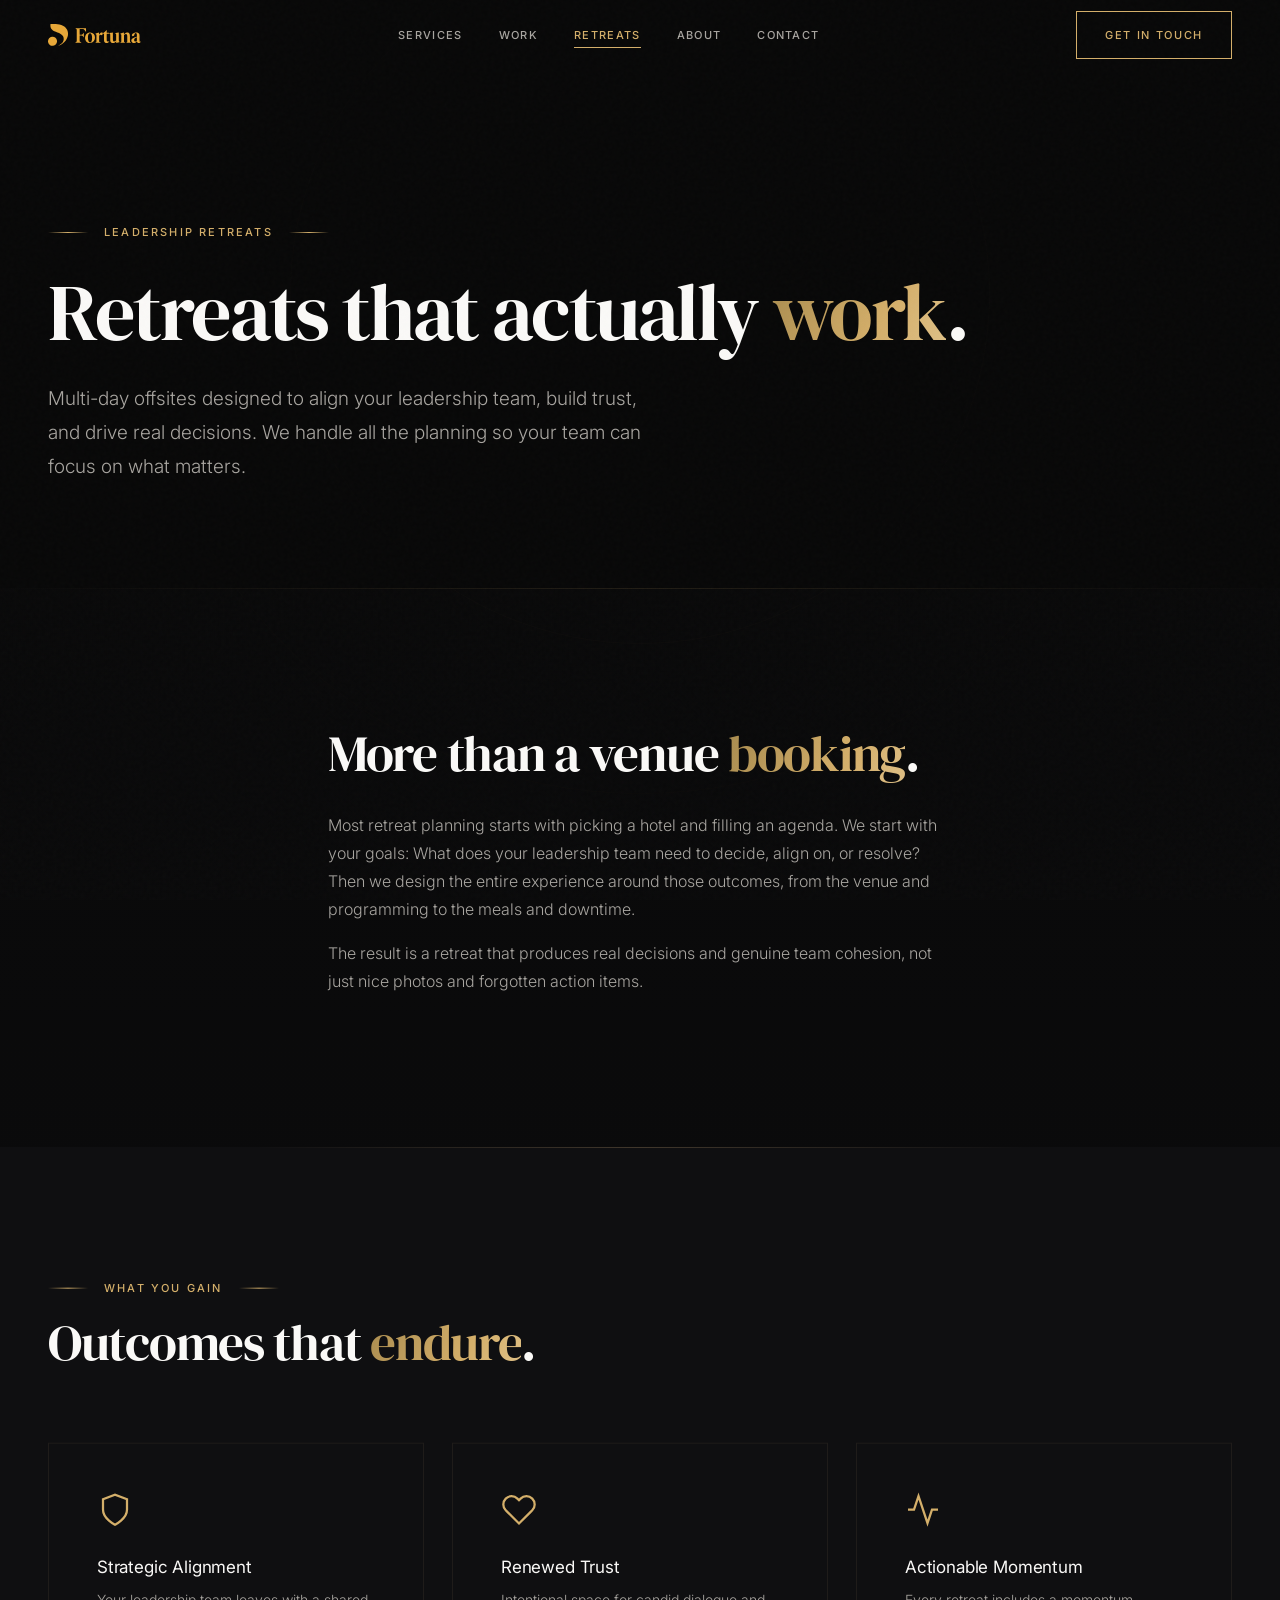
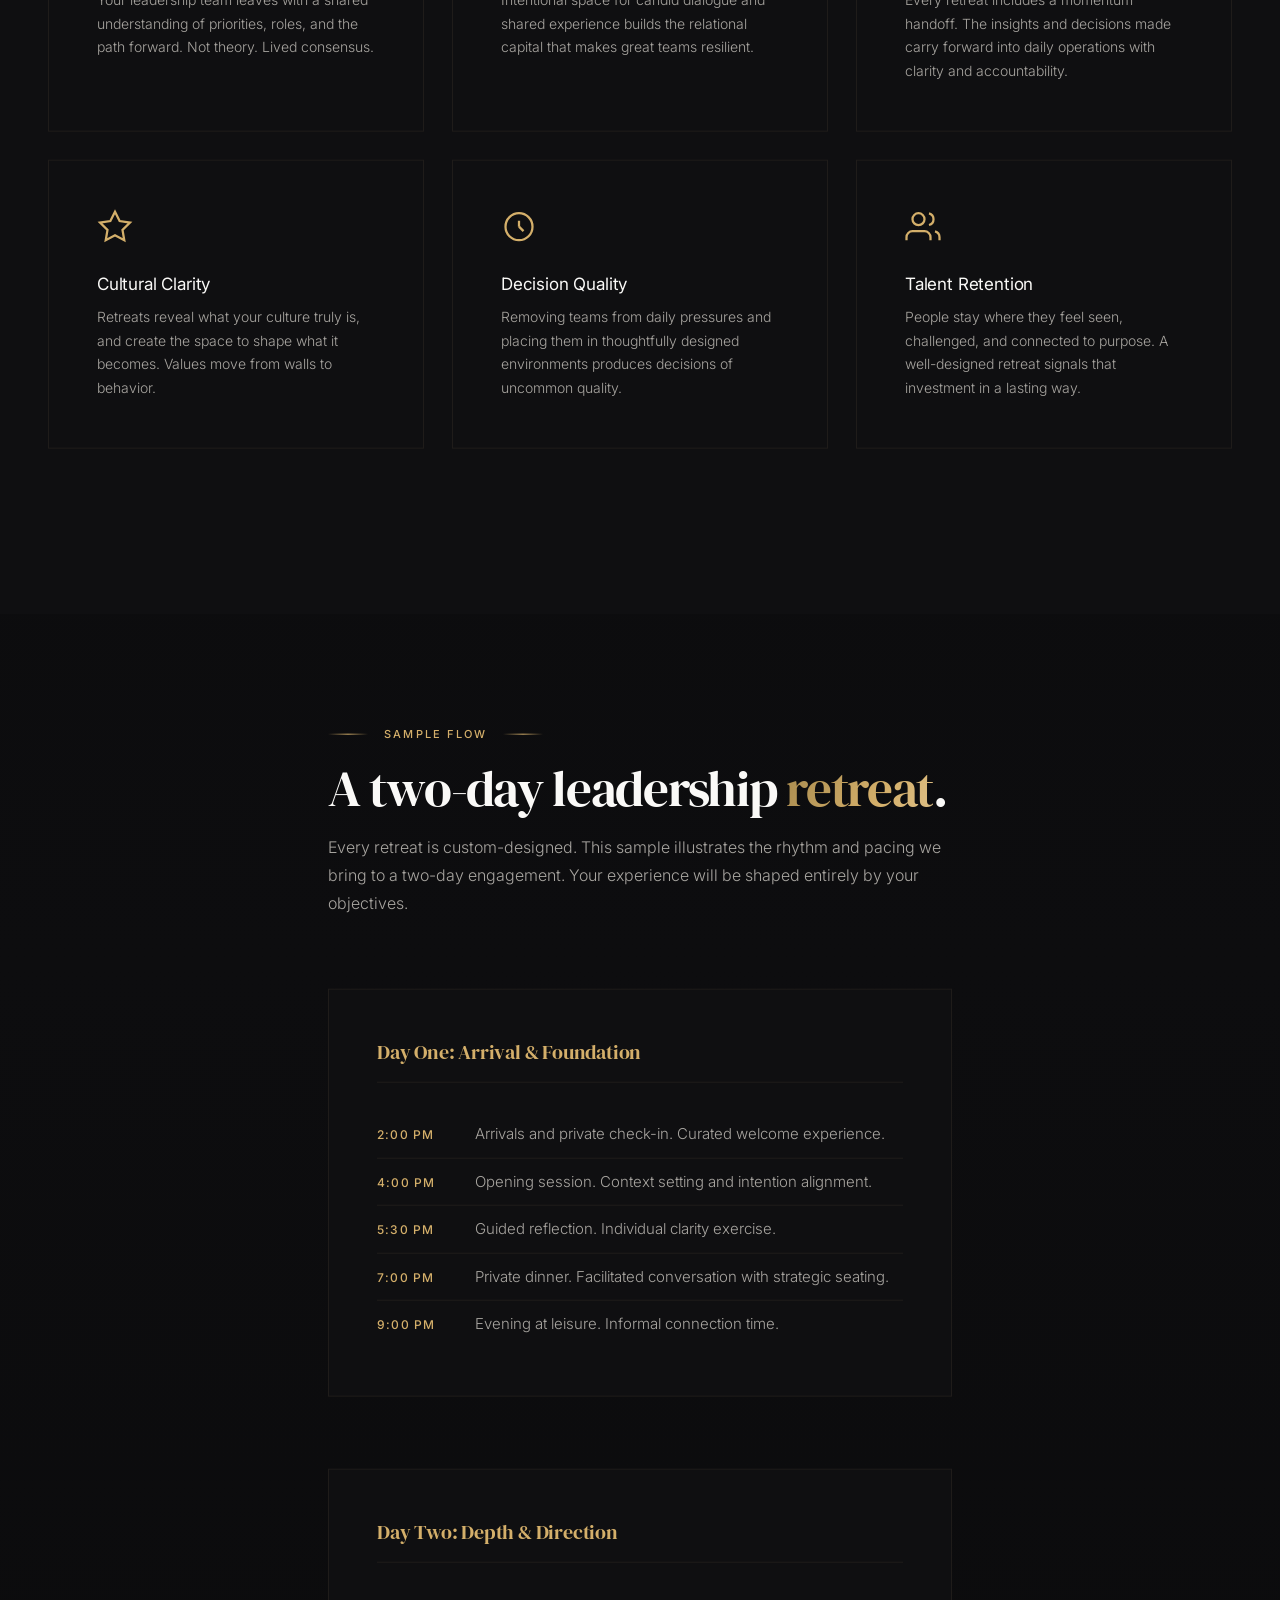
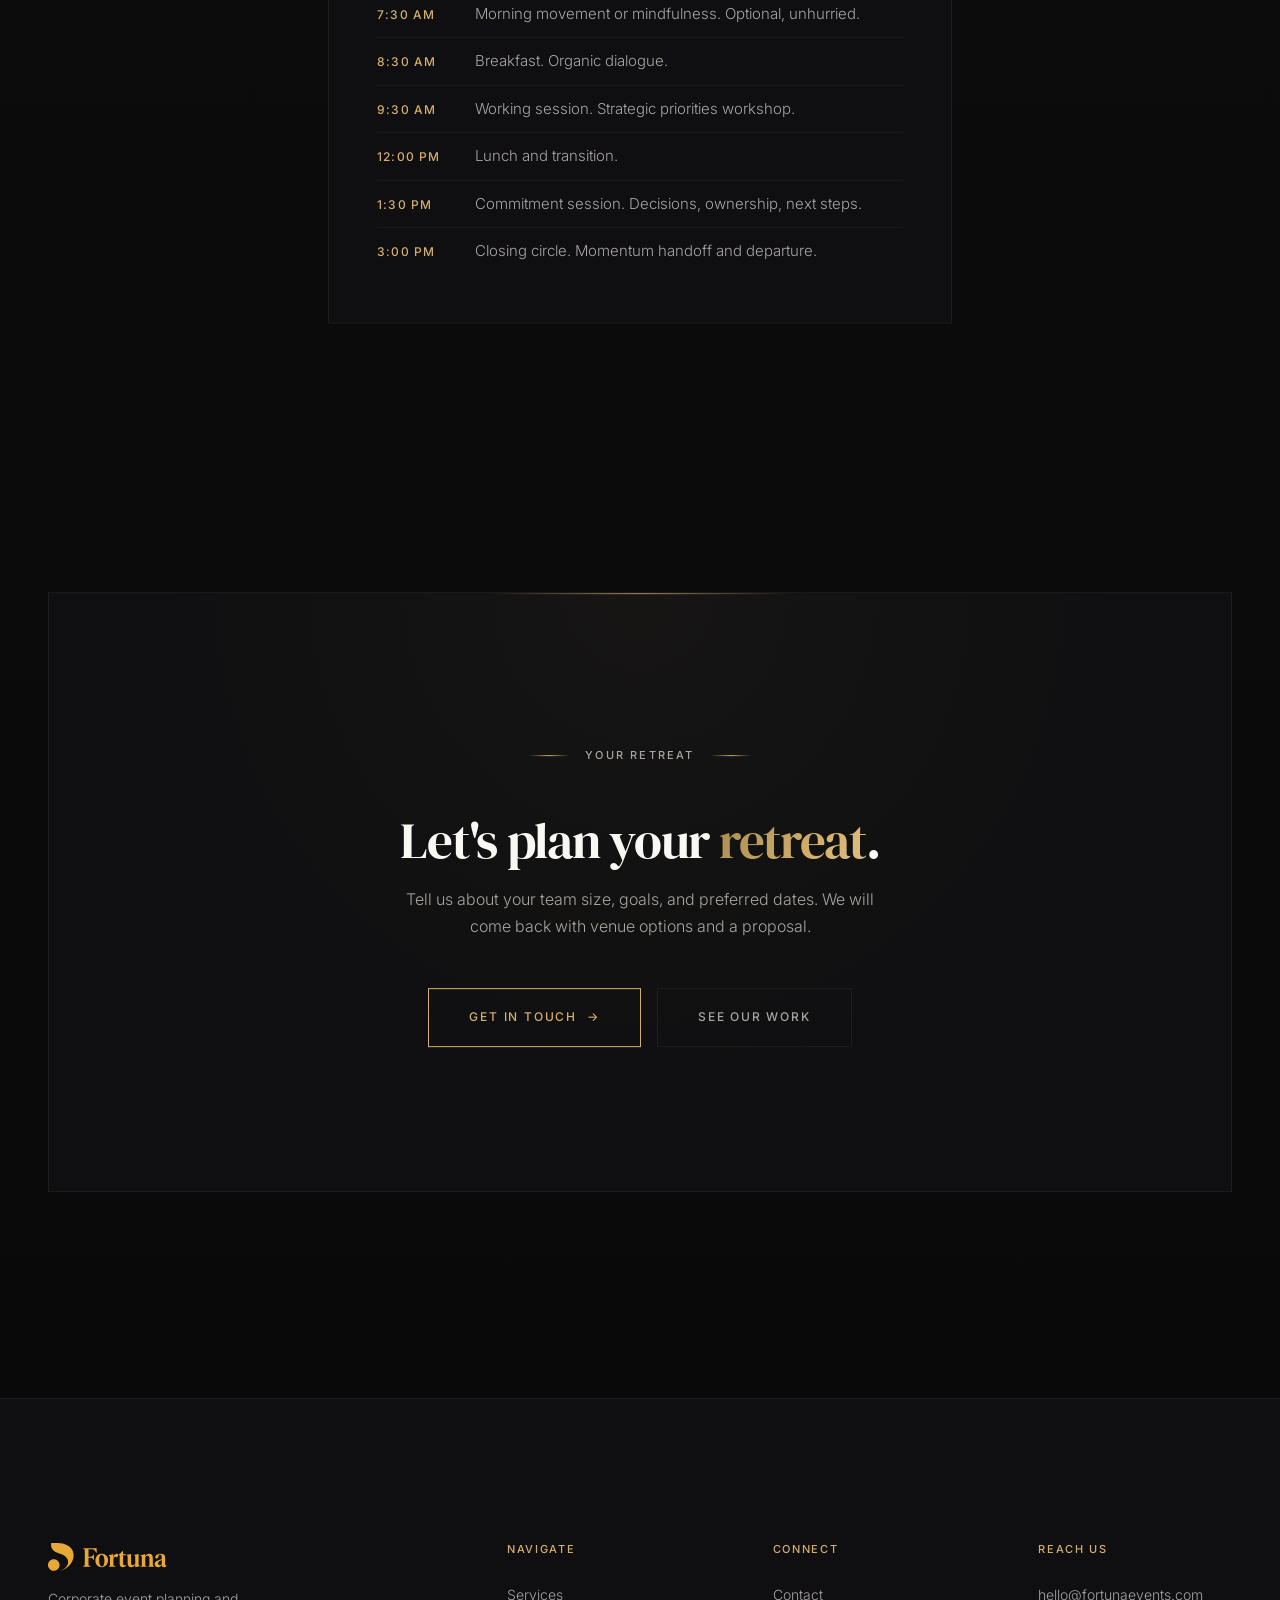
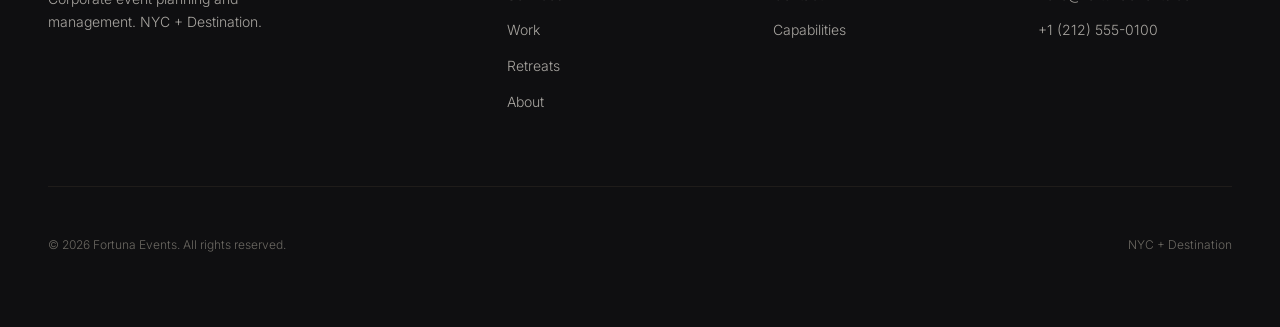
<file: retreats.html>
<!DOCTYPE html>
<html lang="en">
<head>
  <meta charset="UTF-8">
  <meta name="viewport" content="width=device-width, initial-scale=1.0">
  <title>Leadership Retreats | Fortuna Events</title>
  <meta name="description" content="Leadership retreats planned and produced by Fortuna Events. Multi-day offsites that align teams, build trust, and drive real decisions. NYC + Destination.">
  <link rel="preconnect" href="https://fonts.googleapis.com">
  <link rel="preconnect" href="https://fonts.gstatic.com" crossorigin>
  <link href="https://fonts.googleapis.com/css2?family=DM+Serif+Display&family=Inter:wght@300;400;500&display=swap" rel="stylesheet">
  <link rel="stylesheet" href="css/styles.css">
</head>
<body>

  <div class="scroll-progress" aria-hidden="true"></div>

  <!-- Header -->
  <header class="site-header" role="banner">
    <div class="site-header__bar">
      <a href="index.html" class="site-header__logo" aria-label="Fortuna Events Home">
        <img src="assets/logo.svg" alt="Fortuna Events" width="120" height="28">
      </a>
      <nav class="site-header__nav" id="main-nav" role="navigation" aria-label="Main navigation">
        <div class="site-header__links">
          <a href="services.html">Services</a>
          <a href="work.html">Work</a>
          <a href="retreats.html">Retreats</a>
          <a href="about.html">About</a>
          <a href="contact.html">Contact</a>
        </div>
      </nav>
      <div class="site-header__end">
        <a href="contact.html" class="btn btn-primary btn--sm">Get in Touch</a>
      </div>
      <button class="nav-toggle" aria-label="Toggle navigation" aria-expanded="false" aria-controls="main-nav">
        <span></span>
        <span></span>
        <span></span>
      </button>
    </div>
  </header>

  <main>

    <!-- Page Hero -->
    <section class="page-hero">
      <div class="page-hero__ring page-hero__ring--1" aria-hidden="true"></div>
      <div class="page-hero__ring page-hero__ring--2" aria-hidden="true"></div>
      <div class="page-hero__vignette" aria-hidden="true"></div>
      <div class="container">
        <p class="subhead">Leadership Retreats</p>
        <h1>Retreats that actually <span class="text-accent text-accent-shimmer">work</span>.</h1>
        <p class="lead mt-md">Multi-day offsites designed to align your leadership team, build trust, and drive real decisions. We handle all the planning so your team can focus on what matters.</p>
      </div>
    </section>

    <hr class="gold-divider container">

    <!-- Intro -->
    <section class="section">
      <div class="container container--narrow">
        <div class="reveal">
          <h2 class="mb-md">More than a venue <span class="text-accent text-accent-shimmer">booking</span>.</h2>
          <p class="text-muted">Most retreat planning starts with picking a hotel and filling an agenda. We start with your goals: What does your leadership team need to decide, align on, or resolve? Then we design the entire experience around those outcomes, from the venue and programming to the meals and downtime.</p>
          <p class="text-muted mt-sm">The result is a retreat that produces real decisions and genuine team cohesion, not just nice photos and forgotten action items.</p>
        </div>
      </div>
    </section>

    <!-- Outcomes -->
    <section class="section section--surface">
      <div class="container">
        <div class="mb-xl reveal">
          <p class="subhead mb-sm">What You Gain</p>
          <h2>Outcomes that <span class="text-accent text-accent-shimmer">endure</span>.</h2>
        </div>
        <div class="grid grid--3 reveal-stagger reveal">
          <div class="retreat-outcome-card">
            <div class="retreat-outcome-card__icon">
              <svg viewBox="0 0 24 24" xmlns="http://www.w3.org/2000/svg"><path d="M12 22s8-4 8-10V5l-8-3-8 3v7c0 6 8 10 8 10z"/></svg>
            </div>
            <h3>Strategic Alignment</h3>
            <p>Your leadership team leaves with a shared understanding of priorities, roles, and the path forward. Not theory. Lived consensus.</p>
          </div>
          <div class="retreat-outcome-card">
            <div class="retreat-outcome-card__icon">
              <svg viewBox="0 0 24 24" xmlns="http://www.w3.org/2000/svg"><path d="M20.84 4.61a5.5 5.5 0 0 0-7.78 0L12 5.67l-1.06-1.06a5.5 5.5 0 0 0-7.78 7.78l1.06 1.06L12 21.23l7.78-7.78 1.06-1.06a5.5 5.5 0 0 0 0-7.78z"/></svg>
            </div>
            <h3>Renewed Trust</h3>
            <p>Intentional space for candid dialogue and shared experience builds the relational capital that makes great teams resilient.</p>
          </div>
          <div class="retreat-outcome-card">
            <div class="retreat-outcome-card__icon">
              <svg viewBox="0 0 24 24" xmlns="http://www.w3.org/2000/svg"><polyline points="22 12 18 12 15 21 9 3 6 12 2 12"/></svg>
            </div>
            <h3>Actionable Momentum</h3>
            <p>Every retreat includes a momentum handoff. The insights and decisions made carry forward into daily operations with clarity and accountability.</p>
          </div>
          <div class="retreat-outcome-card">
            <div class="retreat-outcome-card__icon">
              <svg viewBox="0 0 24 24" xmlns="http://www.w3.org/2000/svg"><polygon points="12 2 15.09 8.26 22 9.27 17 14.14 18.18 21.02 12 17.77 5.82 21.02 7 14.14 2 9.27 8.91 8.26 12 2"/></svg>
            </div>
            <h3>Cultural Clarity</h3>
            <p>Retreats reveal what your culture truly is, and create the space to shape what it becomes. Values move from walls to behavior.</p>
          </div>
          <div class="retreat-outcome-card">
            <div class="retreat-outcome-card__icon">
              <svg viewBox="0 0 24 24" xmlns="http://www.w3.org/2000/svg"><circle cx="12" cy="12" r="9"/><line x1="12" y1="8" x2="12" y2="12"/><line x1="12" y1="12" x2="15" y2="15"/></svg>
            </div>
            <h3>Decision Quality</h3>
            <p>Removing teams from daily pressures and placing them in thoughtfully designed environments produces decisions of uncommon quality.</p>
          </div>
          <div class="retreat-outcome-card">
            <div class="retreat-outcome-card__icon">
              <svg viewBox="0 0 24 24" xmlns="http://www.w3.org/2000/svg"><path d="M17 21v-2a4 4 0 0 0-4-4H5a4 4 0 0 0-4 4v2"/><circle cx="9" cy="7" r="4"/><path d="M23 21v-2a4 4 0 0 0-3-3.87"/><path d="M16 3.13a4 4 0 0 1 0 7.75"/></svg>
            </div>
            <h3>Talent Retention</h3>
            <p>People stay where they feel seen, challenged, and connected to purpose. A well-designed retreat signals that investment in a lasting way.</p>
          </div>
        </div>
      </div>
    </section>

    <!-- Sample Flow -->
    <section class="section">
      <div class="container container--narrow">
        <div class="mb-xl reveal">
          <p class="subhead mb-sm">Sample Flow</p>
          <h2>A two-day leadership <span class="text-accent text-accent-shimmer">retreat</span>.</h2>
          <p class="text-muted mt-sm">Every retreat is custom-designed. This sample illustrates the rhythm and pacing we bring to a two-day engagement. Your experience will be shaped entirely by your objectives.</p>
        </div>

        <div class="retreat-schedule reveal">
          <div class="retreat-schedule__day">
            <h3>Day One: Arrival & Foundation</h3>
            <div class="retreat-schedule__item">
              <span class="retreat-schedule__time">2:00 PM</span>
              <span>Arrivals and private check-in. Curated welcome experience.</span>
            </div>
            <div class="retreat-schedule__item">
              <span class="retreat-schedule__time">4:00 PM</span>
              <span>Opening session. Context setting and intention alignment.</span>
            </div>
            <div class="retreat-schedule__item">
              <span class="retreat-schedule__time">5:30 PM</span>
              <span>Guided reflection. Individual clarity exercise.</span>
            </div>
            <div class="retreat-schedule__item">
              <span class="retreat-schedule__time">7:00 PM</span>
              <span>Private dinner. Facilitated conversation with strategic seating.</span>
            </div>
            <div class="retreat-schedule__item">
              <span class="retreat-schedule__time">9:00 PM</span>
              <span>Evening at leisure. Informal connection time.</span>
            </div>
          </div>
          <div class="retreat-schedule__day">
            <h3>Day Two: Depth & Direction</h3>
            <div class="retreat-schedule__item">
              <span class="retreat-schedule__time">7:30 AM</span>
              <span>Morning movement or mindfulness. Optional, unhurried.</span>
            </div>
            <div class="retreat-schedule__item">
              <span class="retreat-schedule__time">8:30 AM</span>
              <span>Breakfast. Organic dialogue.</span>
            </div>
            <div class="retreat-schedule__item">
              <span class="retreat-schedule__time">9:30 AM</span>
              <span>Working session. Strategic priorities workshop.</span>
            </div>
            <div class="retreat-schedule__item">
              <span class="retreat-schedule__time">12:00 PM</span>
              <span>Lunch and transition.</span>
            </div>
            <div class="retreat-schedule__item">
              <span class="retreat-schedule__time">1:30 PM</span>
              <span>Commitment session. Decisions, ownership, next steps.</span>
            </div>
            <div class="retreat-schedule__item">
              <span class="retreat-schedule__time">3:00 PM</span>
              <span>Closing circle. Momentum handoff and departure.</span>
            </div>
          </div>
        </div>
      </div>
    </section>

    <!-- CTA -->
    <section class="section">
      <div class="container">
        <div class="cta-block reveal-scale">
          <p class="subhead mb-sm">Your Retreat</p>
          <h2>Let's plan your <span class="text-accent text-accent-shimmer">retreat</span>.</h2>
          <p>Tell us about your team size, goals, and preferred dates. We will come back with venue options and a proposal.</p>
          <div class="cta-block__actions">
            <a href="contact.html" class="btn btn-primary">Get in Touch <span class="btn-arrow">&rarr;</span></a>
            <a href="work.html" class="btn btn-secondary">See Our Work</a>
          </div>
        </div>
      </div>
    </section>

  </main>

  <!-- Footer -->
  <footer class="site-footer" role="contentinfo">
    <div class="container">
      <div class="site-footer__top">
        <div class="site-footer__brand">
          <img src="assets/logo.svg" alt="Fortuna Events" width="140" height="32">
          <p>Corporate event planning and management. NYC + Destination.</p>
        </div>
        <div>
          <h4 class="site-footer__heading">Navigate</h4>
          <div class="site-footer__links">
            <a href="services.html">Services</a>
            <a href="work.html">Work</a>
            <a href="retreats.html">Retreats</a>
            <a href="about.html">About</a>
          </div>
        </div>
        <div>
          <h4 class="site-footer__heading">Connect</h4>
          <div class="site-footer__links">
            <a href="contact.html">Contact</a>
            <a href="capabilities.html">Capabilities</a>
          </div>
        </div>
        <div>
          <h4 class="site-footer__heading">Reach Us</h4>
          <div class="site-footer__links">
            <a href="mailto:hello@fortunaevents.com">hello@fortunaevents.com</a>
            <a href="tel:+12125550100">+1 (212) 555-0100</a>
          </div>
        </div>
      </div>
      <div class="site-footer__bottom">
        <span>&copy; 2026 Fortuna Events. All rights reserved.</span>
        <span>NYC + Destination</span>
      </div>
    </div>
  </footer>

  <script src="js/main.js"></script>
</body>
</html>
</file>
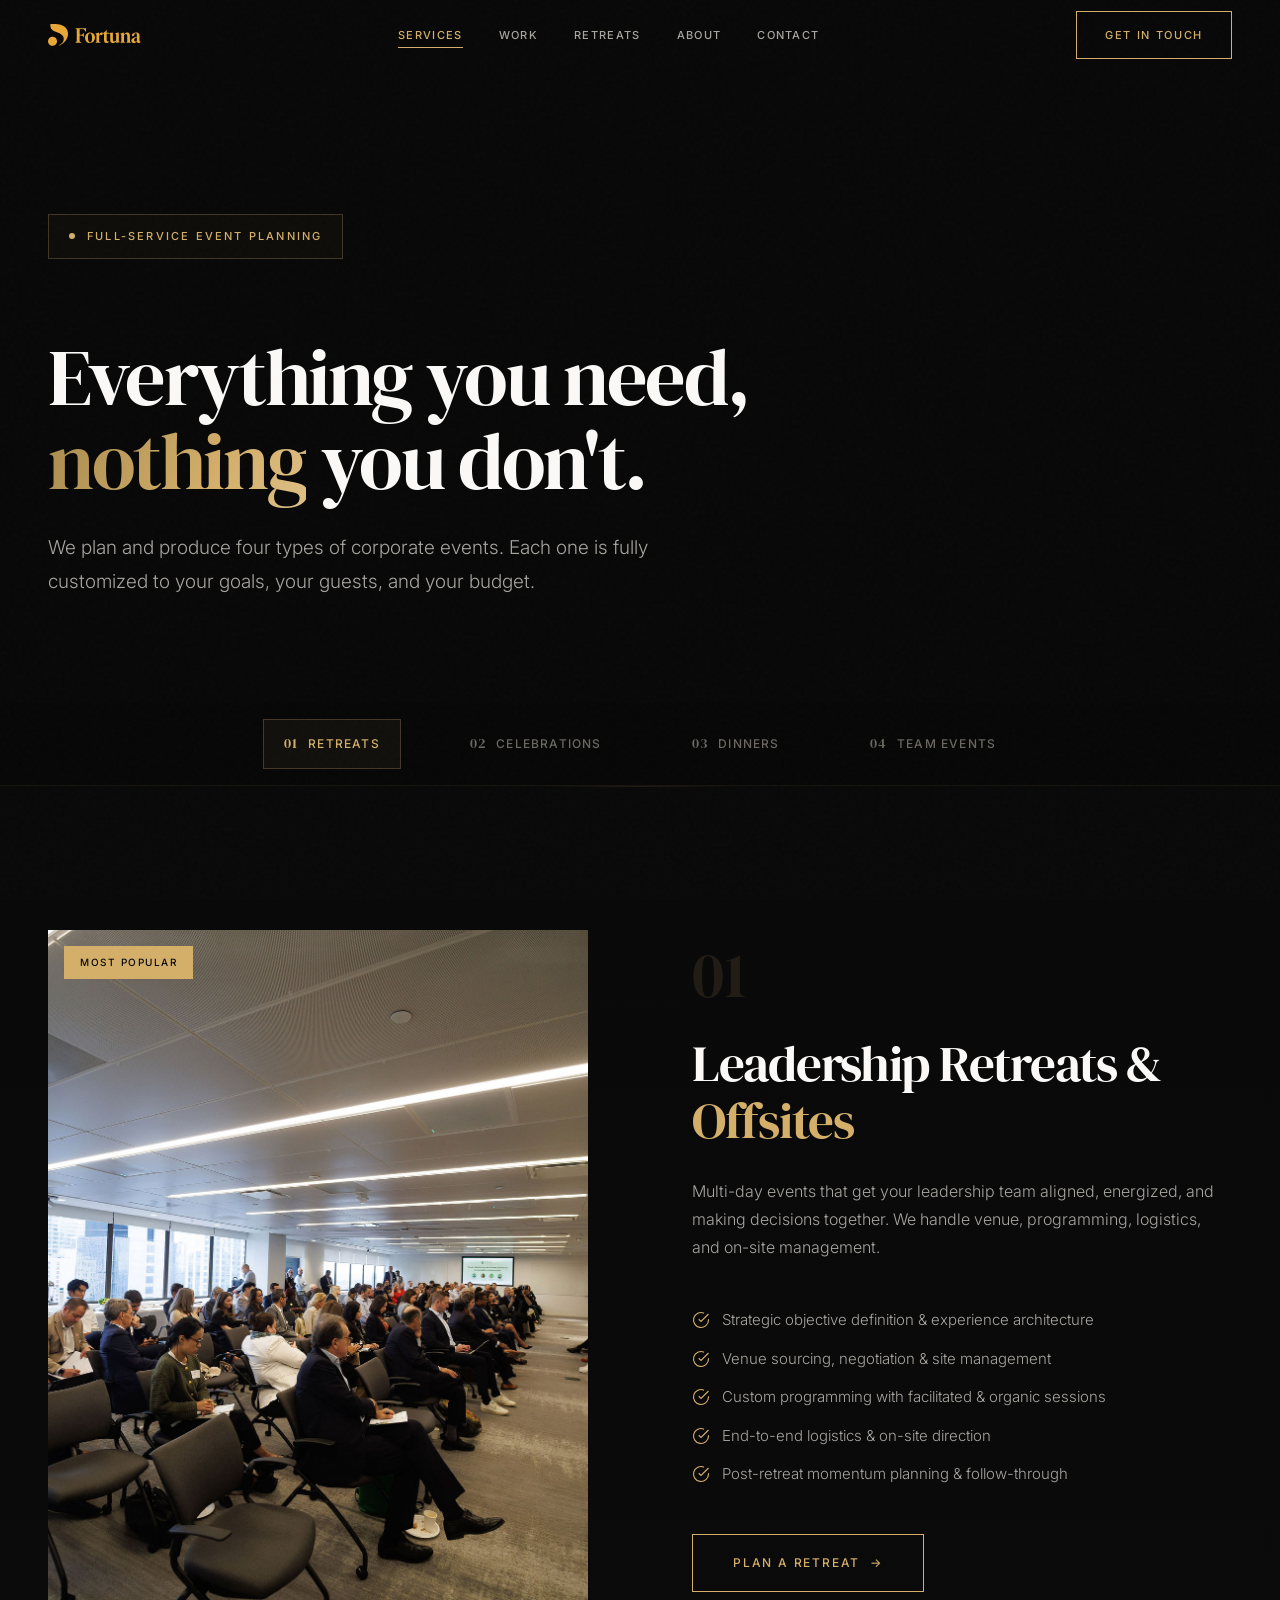
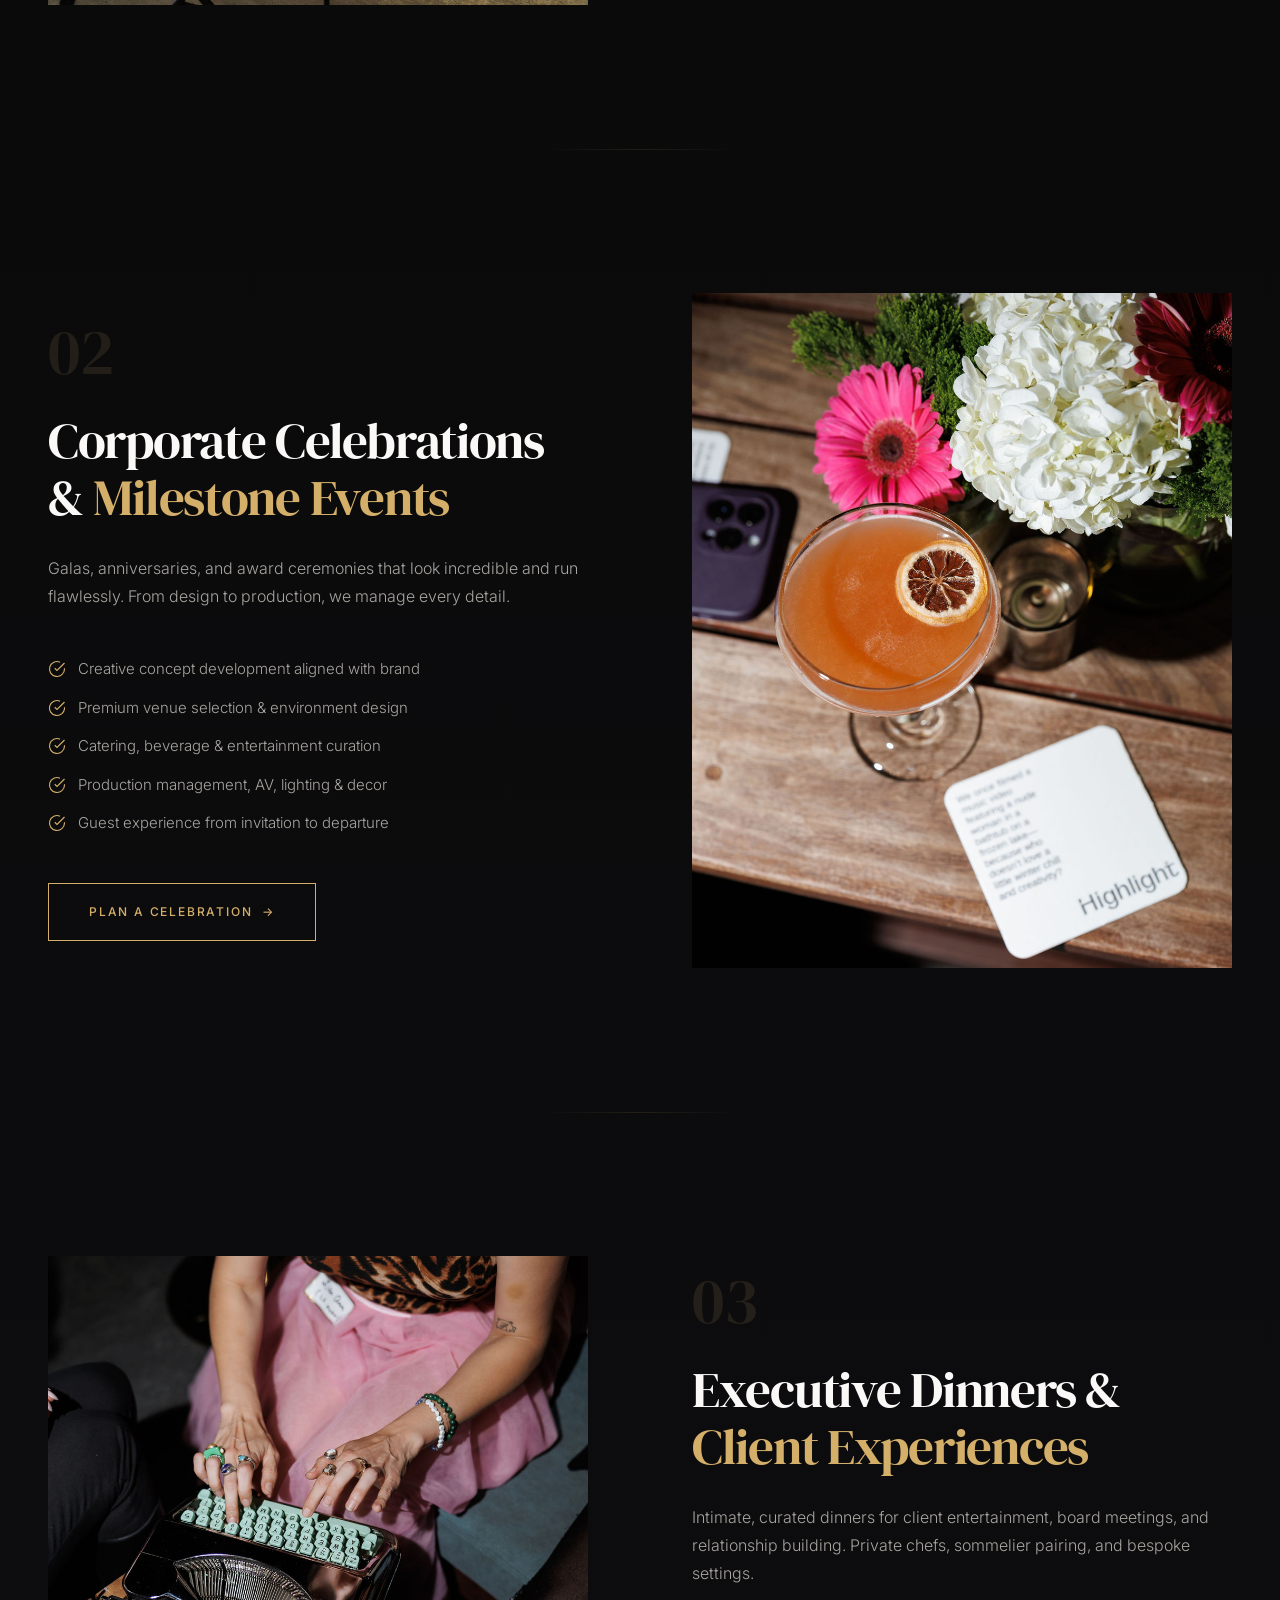
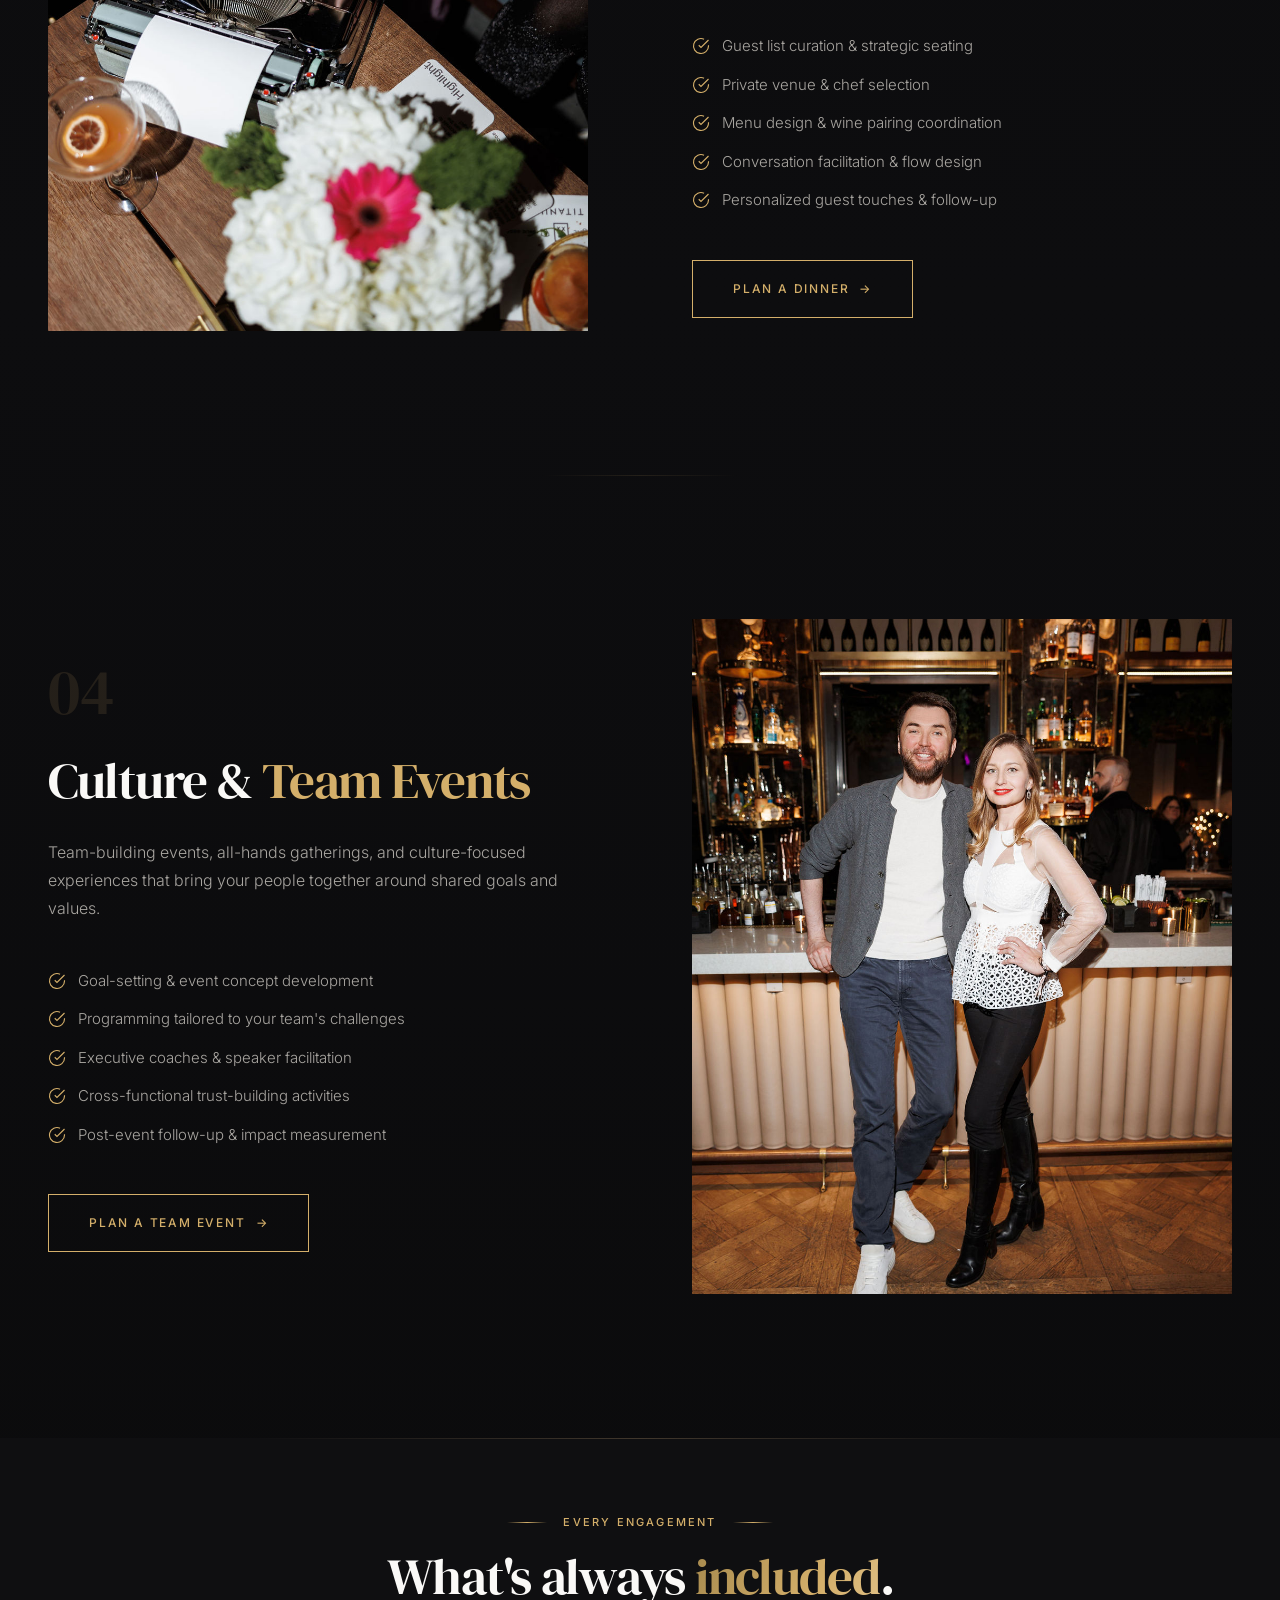
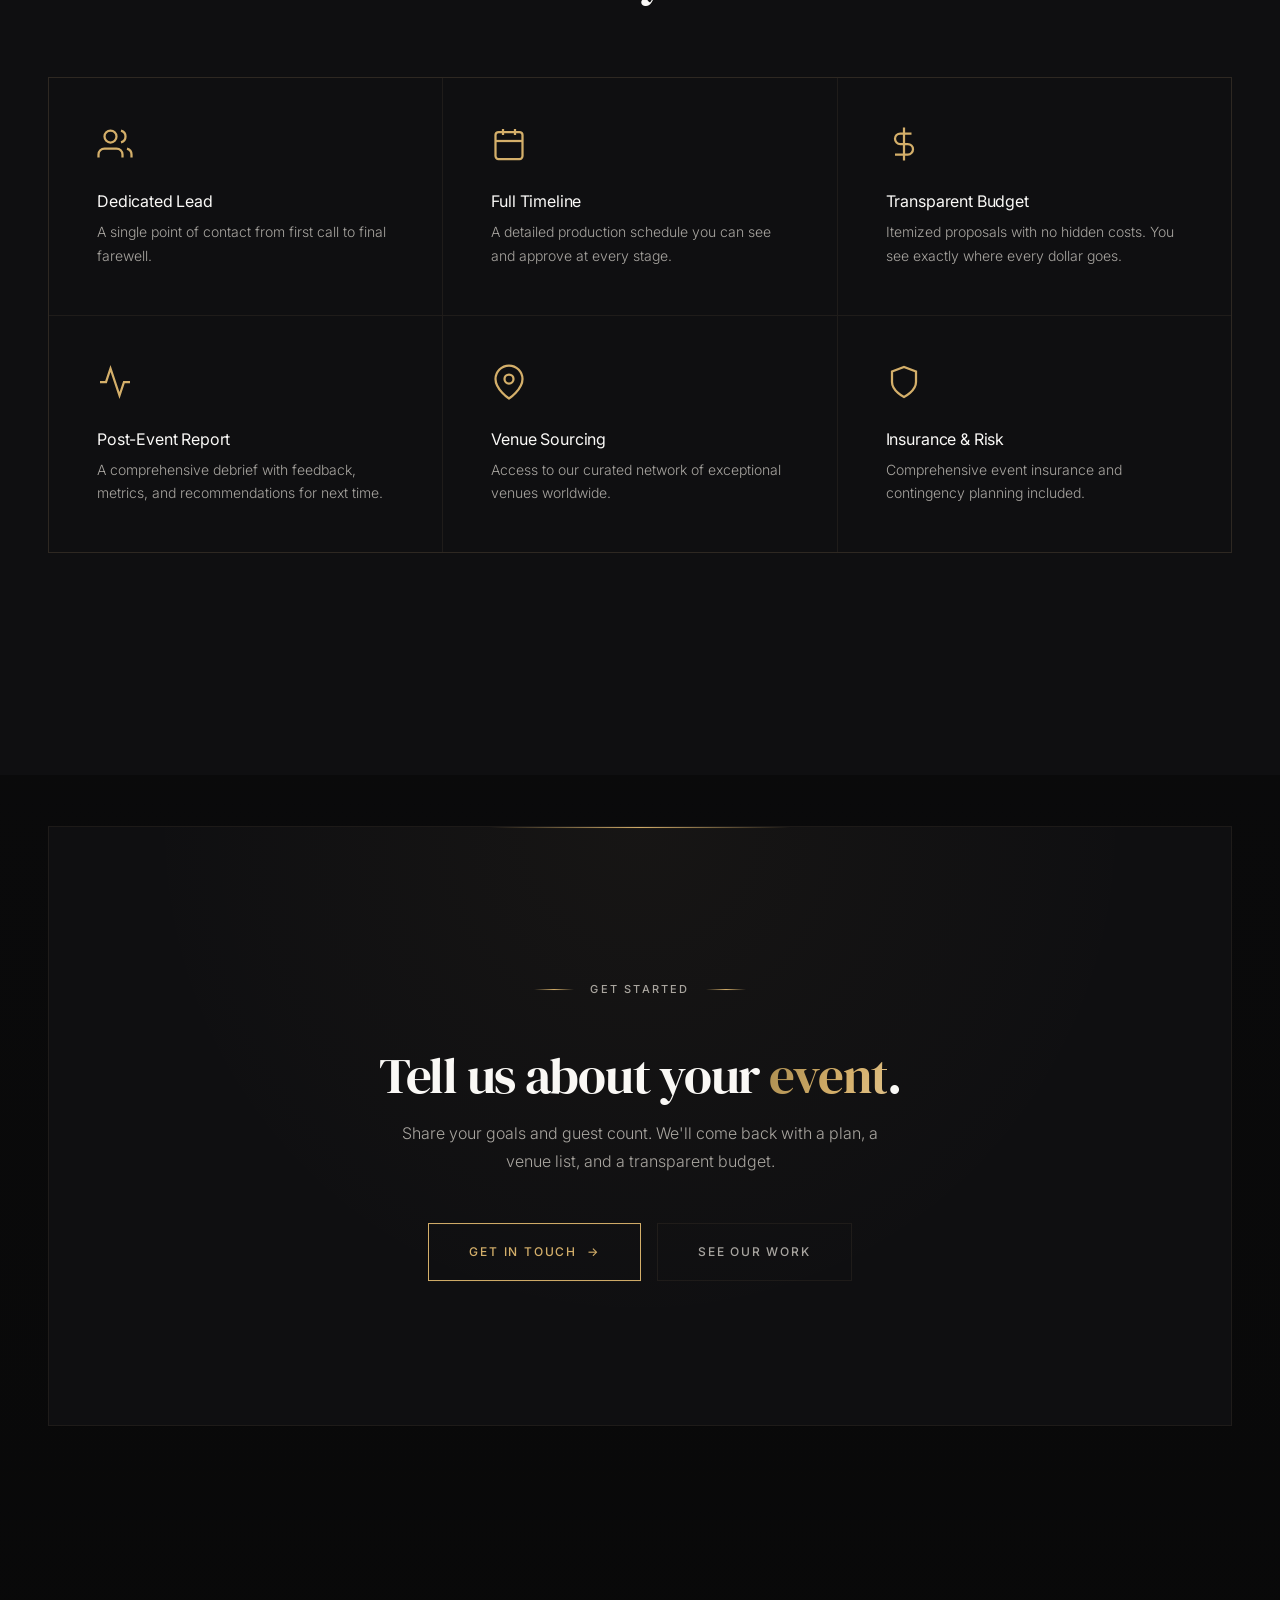
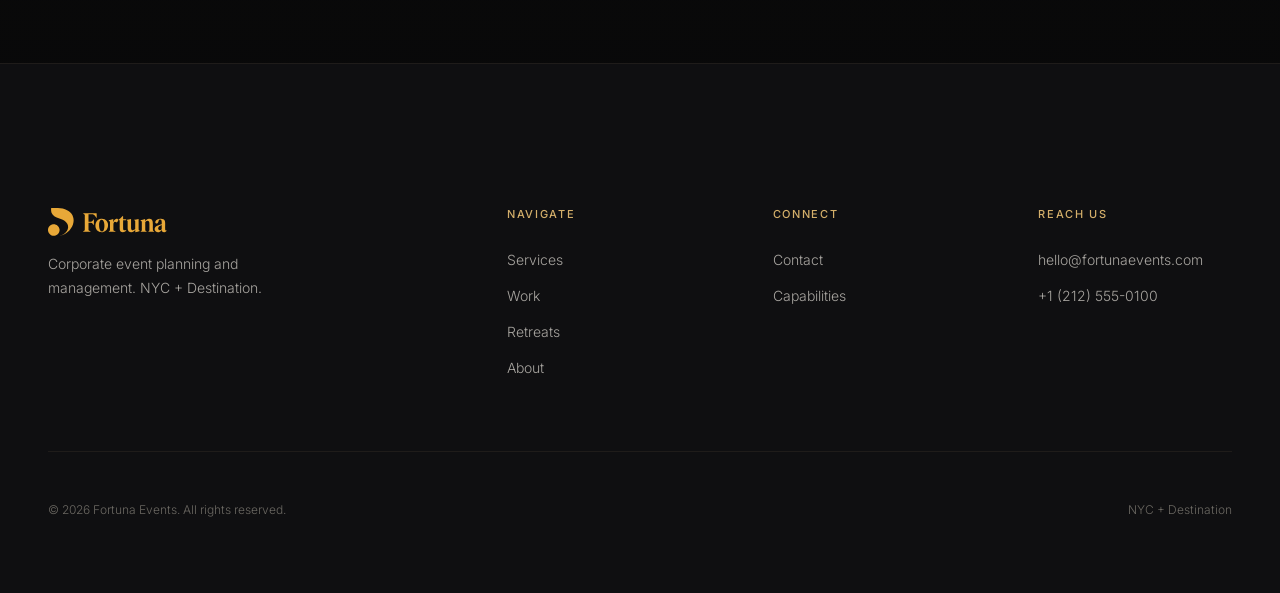
<file: services.html>
<!DOCTYPE html>
<html lang="en">
<head>
  <meta charset="UTF-8">
  <meta name="viewport" content="width=device-width, initial-scale=1.0">
  <title>Services | Fortuna Events</title>
  <meta name="description" content="Corporate retreats, galas, executive dinners, and team events. Full-service planning and production by Fortuna Events. NYC + Destination.">
  <link rel="preconnect" href="https://fonts.googleapis.com">
  <link rel="preconnect" href="https://fonts.gstatic.com" crossorigin>
  <link href="https://fonts.googleapis.com/css2?family=DM+Serif+Display&family=Inter:wght@300;400;500&display=swap" rel="stylesheet">
  <link rel="stylesheet" href="css/styles.css">
</head>
<body>

  <div class="scroll-progress" aria-hidden="true"></div>

  <!-- Header -->
  <header class="site-header" role="banner">
    <div class="site-header__bar">
      <a href="index.html" class="site-header__logo" aria-label="Fortuna Events Home">
        <img src="assets/logo.svg" alt="Fortuna Events" width="120" height="28">
      </a>
      <nav class="site-header__nav" id="main-nav" role="navigation" aria-label="Main navigation">
        <div class="site-header__links">
          <a href="services.html">Services</a>
          <a href="work.html">Work</a>
          <a href="retreats.html">Retreats</a>
          <a href="about.html">About</a>
          <a href="contact.html">Contact</a>
        </div>
      </nav>
      <div class="site-header__end">
        <a href="contact.html" class="btn btn-primary btn--sm">Get in Touch</a>
      </div>
      <button class="nav-toggle" aria-label="Toggle navigation" aria-expanded="false" aria-controls="main-nav">
        <span></span>
        <span></span>
        <span></span>
      </button>
    </div>
  </header>

  <main>

    <!-- Page Hero -->
    <section class="page-hero">
      <div class="page-hero__ring page-hero__ring--1" aria-hidden="true"></div>
      <div class="page-hero__ring page-hero__ring--2" aria-hidden="true"></div>
      <div class="page-hero__ring page-hero__ring--3" aria-hidden="true"></div>
      <div class="page-hero__vignette" aria-hidden="true"></div>
      <div class="container">
        <div class="hero__badge">
          <span class="hero__badge-dot"></span>
          <span>Full-Service Event Planning</span>
        </div>
        <h1>Everything you need,<br><span class="text-accent text-accent-shimmer">nothing</span> you don't.</h1>
        <p class="lead mt-md">We plan and produce four types of corporate events. Each one is fully customized to your goals, your guests, and your budget.</p>
      </div>
    </section>

    <!-- Service type selector / floating nav -->
    <nav class="services-nav reveal" aria-label="Jump to service">
      <div class="container">
        <div class="services-nav__inner">
          <a href="#retreats" class="services-nav__item is-active">
            <span class="services-nav__num">01</span>
            <span class="services-nav__label">Retreats</span>
          </a>
          <a href="#celebrations" class="services-nav__item">
            <span class="services-nav__num">02</span>
            <span class="services-nav__label">Celebrations</span>
          </a>
          <a href="#dinners" class="services-nav__item">
            <span class="services-nav__num">03</span>
            <span class="services-nav__label">Dinners</span>
          </a>
          <a href="#culture" class="services-nav__item">
            <span class="services-nav__num">04</span>
            <span class="services-nav__label">Team Events</span>
          </a>
        </div>
      </div>
    </nav>

    <!-- Service 1: Leadership Retreats -->
    <section class="service-block" id="retreats">
      <div class="service-block__accent-line" aria-hidden="true"></div>
      <div class="container">
        <div class="service-block__grid reveal">
          <div class="service-block__visual">
            <div class="service-block__visual-wrap">
              <img src="assets/events/services/retreats.jpg" alt="Corporate leadership retreat in a modern NYC conference space" class="service-block__img">
              <div class="service-block__visual-badge">Most Popular</div>
            </div>
          </div>
          <div class="service-block__content">
            <div class="service-block__number">01</div>
            <h2>Leadership Retreats &amp; <span class="text-accent">Offsites</span></h2>
            <p class="service-block__desc">Multi-day events that get your leadership team aligned, energized, and making decisions together. We handle venue, programming, logistics, and on-site management.</p>
            <div class="service-block__features">
              <div class="service-block__feature">
                <svg viewBox="0 0 24 24" xmlns="http://www.w3.org/2000/svg"><path d="M22 11.08V12a10 10 0 1 1-5.93-9.14"/><polyline points="22 4 12 14.01 9 11.01"/></svg>
                <span>Strategic objective definition &amp; experience architecture</span>
              </div>
              <div class="service-block__feature">
                <svg viewBox="0 0 24 24" xmlns="http://www.w3.org/2000/svg"><path d="M22 11.08V12a10 10 0 1 1-5.93-9.14"/><polyline points="22 4 12 14.01 9 11.01"/></svg>
                <span>Venue sourcing, negotiation &amp; site management</span>
              </div>
              <div class="service-block__feature">
                <svg viewBox="0 0 24 24" xmlns="http://www.w3.org/2000/svg"><path d="M22 11.08V12a10 10 0 1 1-5.93-9.14"/><polyline points="22 4 12 14.01 9 11.01"/></svg>
                <span>Custom programming with facilitated &amp; organic sessions</span>
              </div>
              <div class="service-block__feature">
                <svg viewBox="0 0 24 24" xmlns="http://www.w3.org/2000/svg"><path d="M22 11.08V12a10 10 0 1 1-5.93-9.14"/><polyline points="22 4 12 14.01 9 11.01"/></svg>
                <span>End-to-end logistics &amp; on-site direction</span>
              </div>
              <div class="service-block__feature">
                <svg viewBox="0 0 24 24" xmlns="http://www.w3.org/2000/svg"><path d="M22 11.08V12a10 10 0 1 1-5.93-9.14"/><polyline points="22 4 12 14.01 9 11.01"/></svg>
                <span>Post-retreat momentum planning &amp; follow-through</span>
              </div>
            </div>
            <a href="contact.html" class="btn btn-primary">Plan a Retreat <span class="btn-arrow">&rarr;</span></a>
          </div>
        </div>
      </div>
    </section>

    <!-- Service 2: Corporate Celebrations -->
    <section class="service-block service-block--reverse" id="celebrations">
      <div class="service-block__accent-line" aria-hidden="true"></div>
      <div class="container">
        <div class="service-block__grid reveal">
          <div class="service-block__visual">
            <div class="service-block__visual-wrap">
              <img src="assets/events/services/celebrations.jpg" alt="Elegant cocktail with floral arrangement at a celebration event" class="service-block__img">
            </div>
          </div>
          <div class="service-block__content">
            <div class="service-block__number">02</div>
            <h2>Corporate Celebrations &amp; <span class="text-accent">Milestone Events</span></h2>
            <p class="service-block__desc">Galas, anniversaries, and award ceremonies that look incredible and run flawlessly. From design to production, we manage every detail.</p>
            <div class="service-block__features">
              <div class="service-block__feature">
                <svg viewBox="0 0 24 24" xmlns="http://www.w3.org/2000/svg"><path d="M22 11.08V12a10 10 0 1 1-5.93-9.14"/><polyline points="22 4 12 14.01 9 11.01"/></svg>
                <span>Creative concept development aligned with brand</span>
              </div>
              <div class="service-block__feature">
                <svg viewBox="0 0 24 24" xmlns="http://www.w3.org/2000/svg"><path d="M22 11.08V12a10 10 0 1 1-5.93-9.14"/><polyline points="22 4 12 14.01 9 11.01"/></svg>
                <span>Premium venue selection &amp; environment design</span>
              </div>
              <div class="service-block__feature">
                <svg viewBox="0 0 24 24" xmlns="http://www.w3.org/2000/svg"><path d="M22 11.08V12a10 10 0 1 1-5.93-9.14"/><polyline points="22 4 12 14.01 9 11.01"/></svg>
                <span>Catering, beverage &amp; entertainment curation</span>
              </div>
              <div class="service-block__feature">
                <svg viewBox="0 0 24 24" xmlns="http://www.w3.org/2000/svg"><path d="M22 11.08V12a10 10 0 1 1-5.93-9.14"/><polyline points="22 4 12 14.01 9 11.01"/></svg>
                <span>Production management, AV, lighting &amp; decor</span>
              </div>
              <div class="service-block__feature">
                <svg viewBox="0 0 24 24" xmlns="http://www.w3.org/2000/svg"><path d="M22 11.08V12a10 10 0 1 1-5.93-9.14"/><polyline points="22 4 12 14.01 9 11.01"/></svg>
                <span>Guest experience from invitation to departure</span>
              </div>
            </div>
            <a href="contact.html" class="btn btn-primary">Plan a Celebration <span class="btn-arrow">&rarr;</span></a>
          </div>
        </div>
      </div>
    </section>

    <!-- Service 3: Executive Dinners -->
    <section class="service-block" id="dinners">
      <div class="service-block__accent-line" aria-hidden="true"></div>
      <div class="container">
        <div class="service-block__grid reveal">
          <div class="service-block__visual">
            <div class="service-block__visual-wrap">
              <img src="assets/events/services/dinners.jpg" alt="Guests in intimate conversation at an executive dinner" class="service-block__img">
            </div>
          </div>
          <div class="service-block__content">
            <div class="service-block__number">03</div>
            <h2>Executive Dinners &amp; <span class="text-accent">Client Experiences</span></h2>
            <p class="service-block__desc">Intimate, curated dinners for client entertainment, board meetings, and relationship building. Private chefs, sommelier pairing, and bespoke settings.</p>
            <div class="service-block__features">
              <div class="service-block__feature">
                <svg viewBox="0 0 24 24" xmlns="http://www.w3.org/2000/svg"><path d="M22 11.08V12a10 10 0 1 1-5.93-9.14"/><polyline points="22 4 12 14.01 9 11.01"/></svg>
                <span>Guest list curation &amp; strategic seating</span>
              </div>
              <div class="service-block__feature">
                <svg viewBox="0 0 24 24" xmlns="http://www.w3.org/2000/svg"><path d="M22 11.08V12a10 10 0 1 1-5.93-9.14"/><polyline points="22 4 12 14.01 9 11.01"/></svg>
                <span>Private venue &amp; chef selection</span>
              </div>
              <div class="service-block__feature">
                <svg viewBox="0 0 24 24" xmlns="http://www.w3.org/2000/svg"><path d="M22 11.08V12a10 10 0 1 1-5.93-9.14"/><polyline points="22 4 12 14.01 9 11.01"/></svg>
                <span>Menu design &amp; wine pairing coordination</span>
              </div>
              <div class="service-block__feature">
                <svg viewBox="0 0 24 24" xmlns="http://www.w3.org/2000/svg"><path d="M22 11.08V12a10 10 0 1 1-5.93-9.14"/><polyline points="22 4 12 14.01 9 11.01"/></svg>
                <span>Conversation facilitation &amp; flow design</span>
              </div>
              <div class="service-block__feature">
                <svg viewBox="0 0 24 24" xmlns="http://www.w3.org/2000/svg"><path d="M22 11.08V12a10 10 0 1 1-5.93-9.14"/><polyline points="22 4 12 14.01 9 11.01"/></svg>
                <span>Personalized guest touches &amp; follow-up</span>
              </div>
            </div>
            <a href="contact.html" class="btn btn-primary">Plan a Dinner <span class="btn-arrow">&rarr;</span></a>
          </div>
        </div>
      </div>
    </section>

    <!-- Service 4: Culture & Alignment -->
    <section class="service-block service-block--reverse" id="culture">
      <div class="service-block__accent-line" aria-hidden="true"></div>
      <div class="container">
        <div class="service-block__grid reveal">
          <div class="service-block__visual">
            <div class="service-block__visual-wrap">
              <img src="assets/events/services/team-events.jpg" alt="Guests at an elegant bar during a team event" class="service-block__img">
            </div>
          </div>
          <div class="service-block__content">
            <div class="service-block__number">04</div>
            <h2>Culture &amp; <span class="text-accent">Team Events</span></h2>
            <p class="service-block__desc">Team-building events, all-hands gatherings, and culture-focused experiences that bring your people together around shared goals and values.</p>
            <div class="service-block__features">
              <div class="service-block__feature">
                <svg viewBox="0 0 24 24" xmlns="http://www.w3.org/2000/svg"><path d="M22 11.08V12a10 10 0 1 1-5.93-9.14"/><polyline points="22 4 12 14.01 9 11.01"/></svg>
                <span>Goal-setting &amp; event concept development</span>
              </div>
              <div class="service-block__feature">
                <svg viewBox="0 0 24 24" xmlns="http://www.w3.org/2000/svg"><path d="M22 11.08V12a10 10 0 1 1-5.93-9.14"/><polyline points="22 4 12 14.01 9 11.01"/></svg>
                <span>Programming tailored to your team's challenges</span>
              </div>
              <div class="service-block__feature">
                <svg viewBox="0 0 24 24" xmlns="http://www.w3.org/2000/svg"><path d="M22 11.08V12a10 10 0 1 1-5.93-9.14"/><polyline points="22 4 12 14.01 9 11.01"/></svg>
                <span>Executive coaches &amp; speaker facilitation</span>
              </div>
              <div class="service-block__feature">
                <svg viewBox="0 0 24 24" xmlns="http://www.w3.org/2000/svg"><path d="M22 11.08V12a10 10 0 1 1-5.93-9.14"/><polyline points="22 4 12 14.01 9 11.01"/></svg>
                <span>Cross-functional trust-building activities</span>
              </div>
              <div class="service-block__feature">
                <svg viewBox="0 0 24 24" xmlns="http://www.w3.org/2000/svg"><path d="M22 11.08V12a10 10 0 1 1-5.93-9.14"/><polyline points="22 4 12 14.01 9 11.01"/></svg>
                <span>Post-event follow-up &amp; impact measurement</span>
              </div>
            </div>
            <a href="contact.html" class="btn btn-primary">Plan a Team Event <span class="btn-arrow">&rarr;</span></a>
          </div>
        </div>
      </div>
    </section>

    <!-- What's included strip -->
    <section class="section section--surface">
      <div class="container">
        <div class="text-center mb-xl reveal">
          <p class="subhead mb-sm">Every Engagement</p>
          <h2>What's always <span class="text-accent text-accent-shimmer">included</span>.</h2>
        </div>
        <div class="included-grid reveal-stagger reveal">
          <div class="included-item">
            <div class="included-item__icon">
              <svg viewBox="0 0 24 24" xmlns="http://www.w3.org/2000/svg"><path d="M17 21v-2a4 4 0 0 0-4-4H5a4 4 0 0 0-4 4v2"/><circle cx="9" cy="7" r="4"/><path d="M23 21v-2a4 4 0 0 0-3-3.87"/><path d="M16 3.13a4 4 0 0 1 0 7.75"/></svg>
            </div>
            <h3>Dedicated Lead</h3>
            <p>A single point of contact from first call to final farewell.</p>
          </div>
          <div class="included-item">
            <div class="included-item__icon">
              <svg viewBox="0 0 24 24" xmlns="http://www.w3.org/2000/svg"><rect x="3" y="4" width="18" height="18" rx="2" ry="2"/><line x1="16" y1="2" x2="16" y2="6"/><line x1="8" y1="2" x2="8" y2="6"/><line x1="3" y1="10" x2="21" y2="10"/></svg>
            </div>
            <h3>Full Timeline</h3>
            <p>A detailed production schedule you can see and approve at every stage.</p>
          </div>
          <div class="included-item">
            <div class="included-item__icon">
              <svg viewBox="0 0 24 24" xmlns="http://www.w3.org/2000/svg"><line x1="12" y1="1" x2="12" y2="23"/><path d="M17 5H9.5a3.5 3.5 0 0 0 0 7h5a3.5 3.5 0 0 1 0 7H6"/></svg>
            </div>
            <h3>Transparent Budget</h3>
            <p>Itemized proposals with no hidden costs. You see exactly where every dollar goes.</p>
          </div>
          <div class="included-item">
            <div class="included-item__icon">
              <svg viewBox="0 0 24 24" xmlns="http://www.w3.org/2000/svg"><polyline points="22 12 18 12 15 21 9 3 6 12 2 12"/></svg>
            </div>
            <h3>Post-Event Report</h3>
            <p>A comprehensive debrief with feedback, metrics, and recommendations for next time.</p>
          </div>
          <div class="included-item">
            <div class="included-item__icon">
              <svg viewBox="0 0 24 24" xmlns="http://www.w3.org/2000/svg"><path d="M21 10c0 7-9 13-9 13s-9-6-9-13a9 9 0 0 1 18 0z"/><circle cx="12" cy="10" r="3"/></svg>
            </div>
            <h3>Venue Sourcing</h3>
            <p>Access to our curated network of exceptional venues worldwide.</p>
          </div>
          <div class="included-item">
            <div class="included-item__icon">
              <svg viewBox="0 0 24 24" xmlns="http://www.w3.org/2000/svg"><path d="M12 22s8-4 8-10V5l-8-3-8 3v7c0 6 8 10 8 10z"/></svg>
            </div>
            <h3>Insurance &amp; Risk</h3>
            <p>Comprehensive event insurance and contingency planning included.</p>
          </div>
        </div>
      </div>
    </section>

    <!-- CTA -->
    <section class="section">
      <div class="container">
        <div class="cta-block reveal-scale">
          <p class="subhead mb-sm">Get Started</p>
          <h2>Tell us about your <span class="text-accent text-accent-shimmer">event</span>.</h2>
          <p>Share your goals and guest count. We'll come back with a plan, a venue list, and a transparent budget.</p>
          <div class="cta-block__actions">
            <a href="contact.html" class="btn btn-primary">Get in Touch <span class="btn-arrow">&rarr;</span></a>
            <a href="work.html" class="btn btn-secondary">See Our Work</a>
          </div>
        </div>
      </div>
    </section>

  </main>

  <!-- Footer -->
  <footer class="site-footer" role="contentinfo">
    <div class="container">
      <div class="site-footer__top">
        <div class="site-footer__brand">
          <img src="assets/logo.svg" alt="Fortuna Events" width="140" height="32">
          <p>Corporate event planning and management. NYC + Destination.</p>
        </div>
        <div>
          <h4 class="site-footer__heading">Navigate</h4>
          <div class="site-footer__links">
            <a href="services.html">Services</a>
            <a href="work.html">Work</a>
            <a href="retreats.html">Retreats</a>
            <a href="about.html">About</a>
          </div>
        </div>
        <div>
          <h4 class="site-footer__heading">Connect</h4>
          <div class="site-footer__links">
            <a href="contact.html">Contact</a>
            <a href="capabilities.html">Capabilities</a>
          </div>
        </div>
        <div>
          <h4 class="site-footer__heading">Reach Us</h4>
          <div class="site-footer__links">
            <a href="mailto:hello@fortunaevents.com">hello@fortunaevents.com</a>
            <a href="tel:+12125550100">+1 (212) 555-0100</a>
          </div>
        </div>
      </div>
      <div class="site-footer__bottom">
        <span>&copy; 2026 Fortuna Events. All rights reserved.</span>
        <span>NYC + Destination</span>
      </div>
    </div>
  </footer>

  <script src="js/main.js"></script>
</body>
</html>
</file>
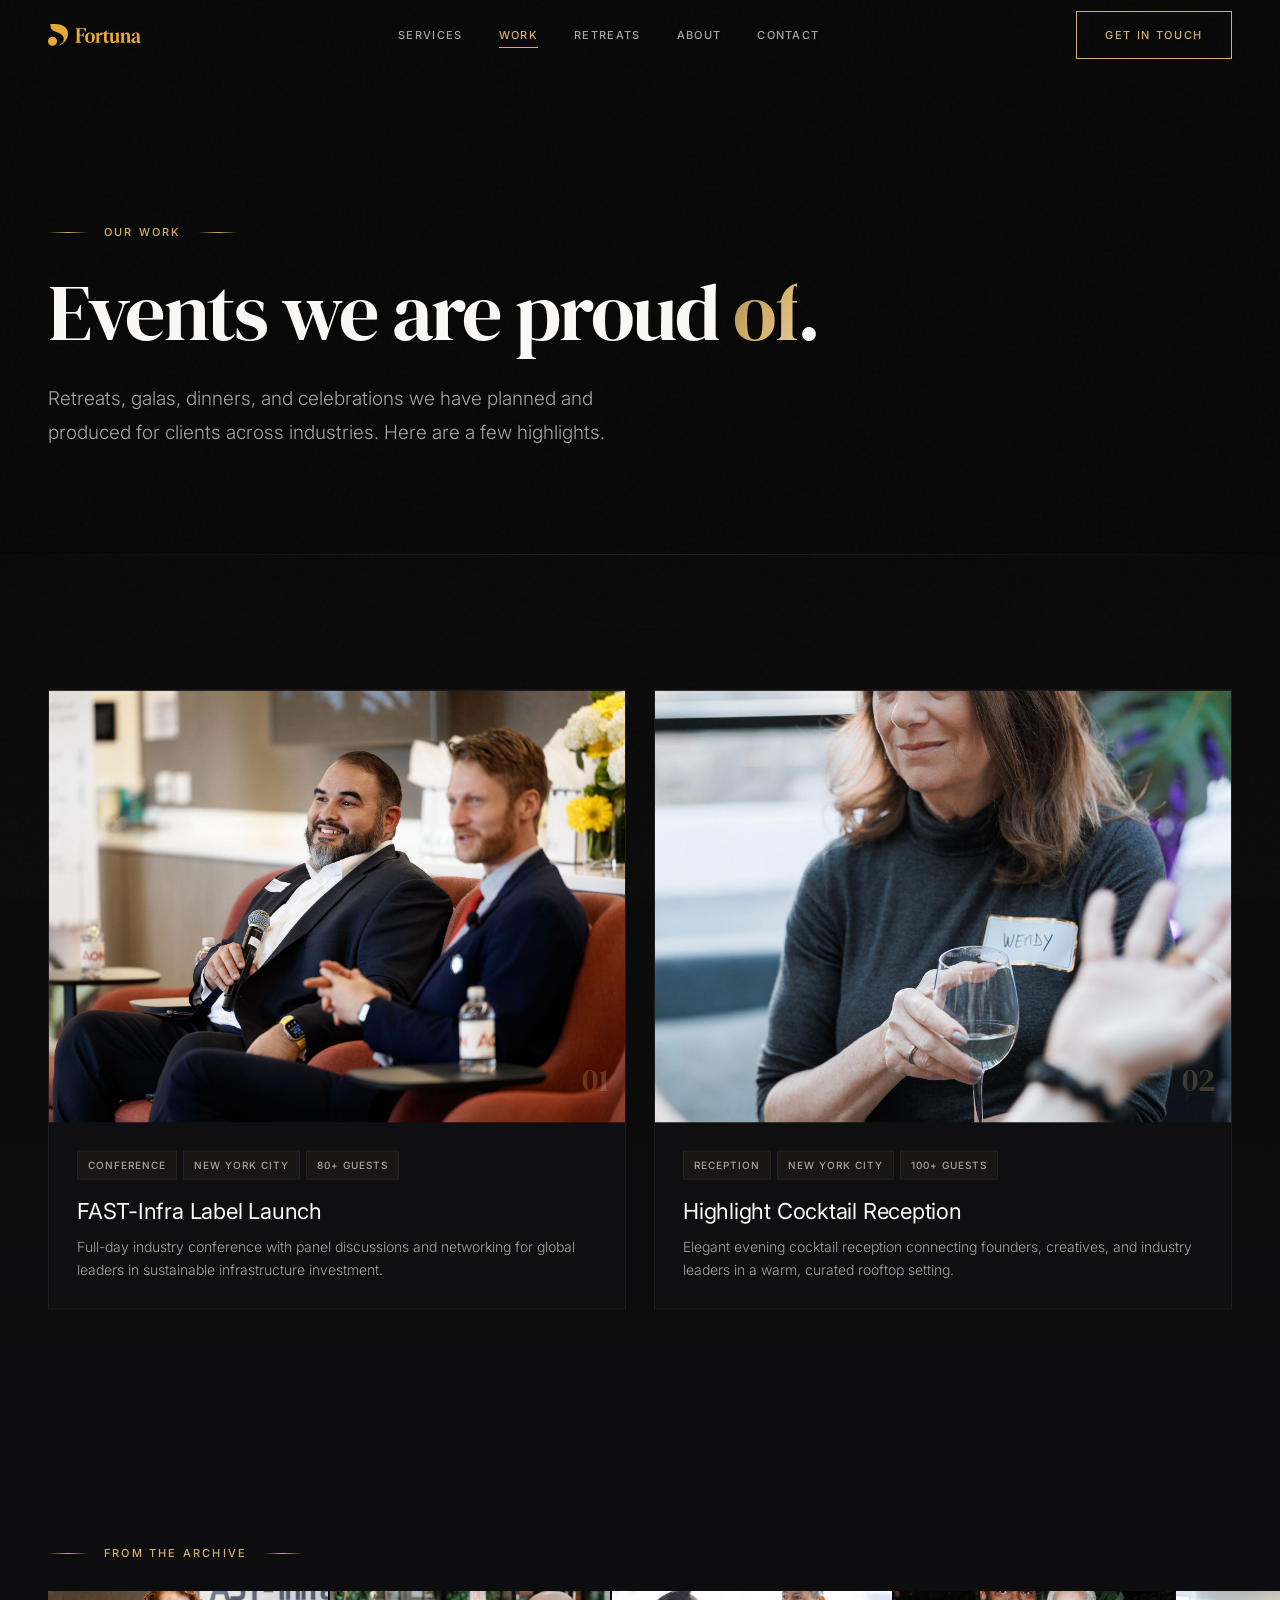
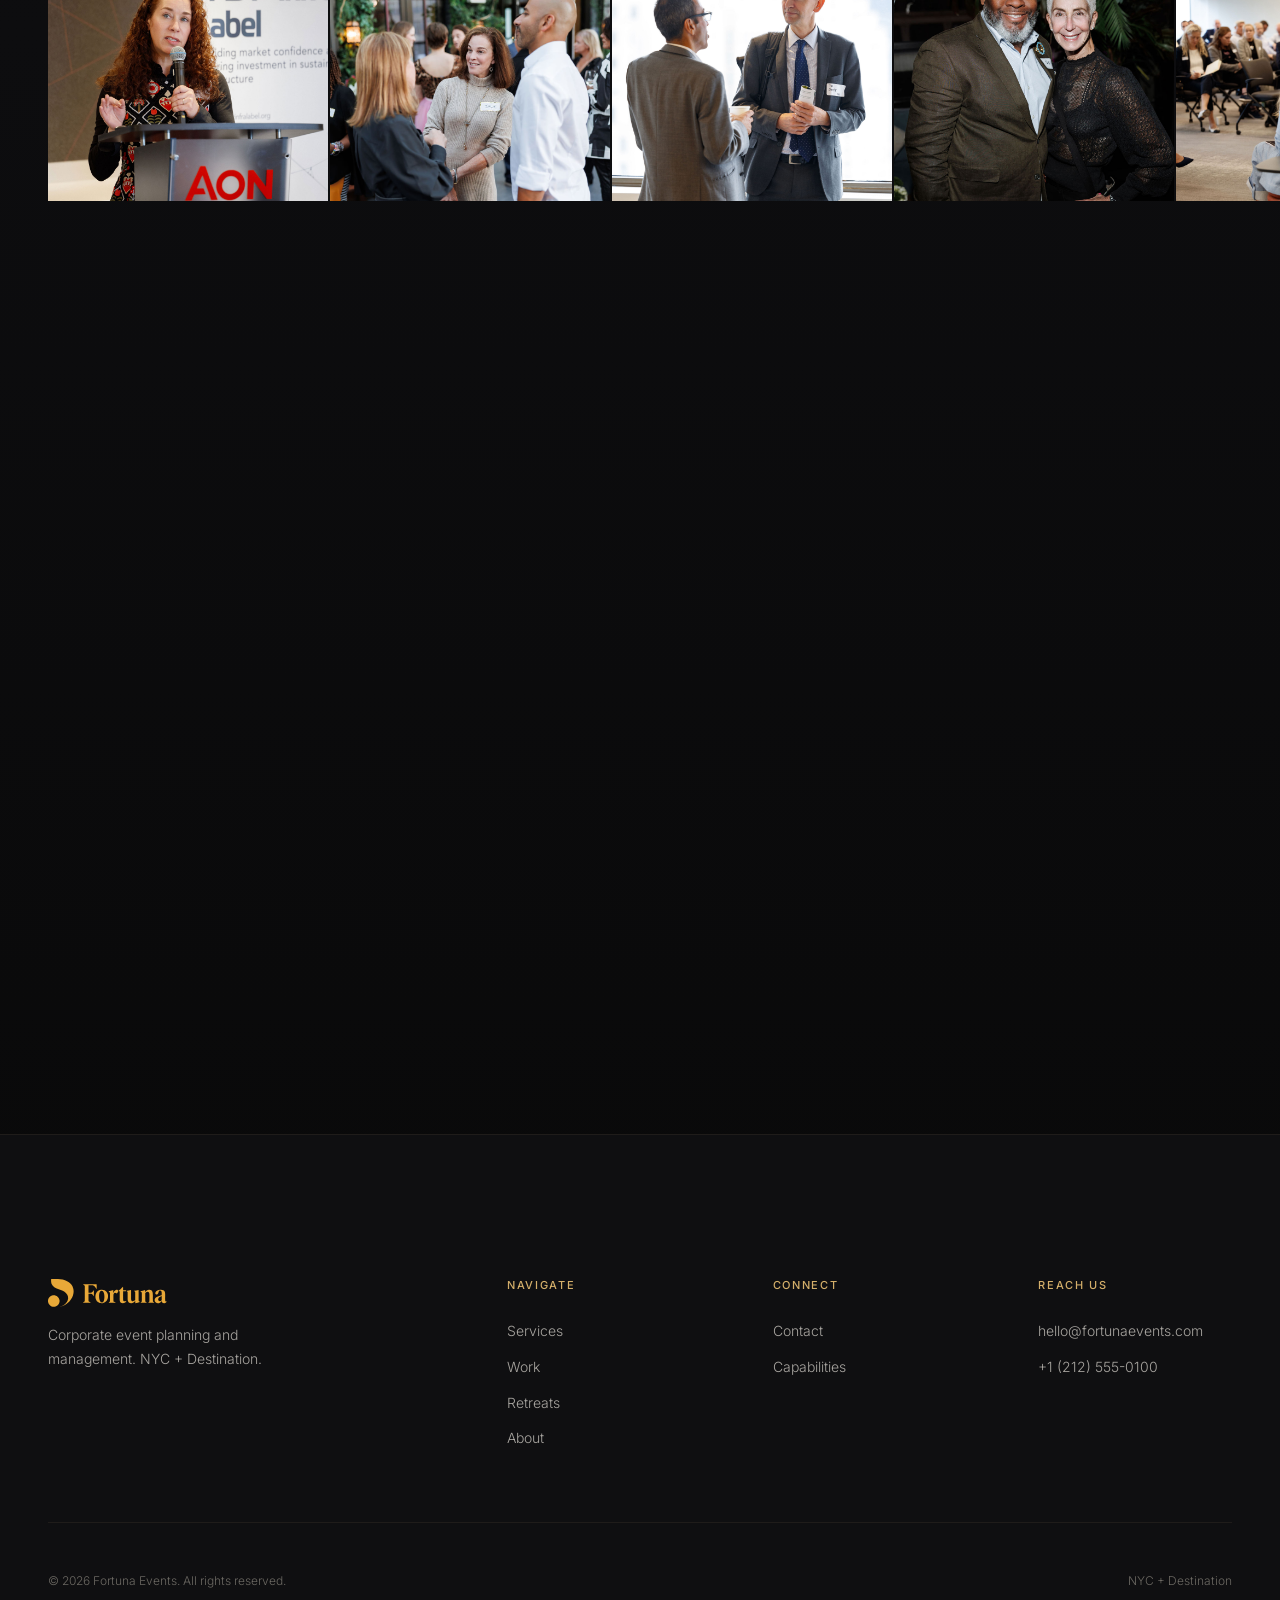
<file: work.html>
<!DOCTYPE html>
<html lang="en">
<head>
  <meta charset="UTF-8">
  <meta name="viewport" content="width=device-width, initial-scale=1.0">
  <title>Selected Work | Fortuna Events</title>
  <meta name="description" content="A curated selection of corporate gatherings designed and produced by Fortuna Events. Leadership retreats, executive dinners, and milestone celebrations.">
  <link rel="preconnect" href="https://fonts.googleapis.com">
  <link rel="preconnect" href="https://fonts.gstatic.com" crossorigin>
  <link href="https://fonts.googleapis.com/css2?family=DM+Serif+Display&family=Inter:wght@300;400;500&display=swap" rel="stylesheet">
  <link rel="stylesheet" href="css/styles.css">
</head>
<body>

  <div class="scroll-progress" aria-hidden="true"></div>

  <!-- Header -->
  <header class="site-header" role="banner">
    <div class="site-header__bar">
      <a href="index.html" class="site-header__logo" aria-label="Fortuna Events Home">
        <img src="assets/logo.svg" alt="Fortuna Events" width="120" height="28">
      </a>
      <nav class="site-header__nav" id="main-nav" role="navigation" aria-label="Main navigation">
        <div class="site-header__links">
          <a href="services.html">Services</a>
          <a href="work.html">Work</a>
          <a href="retreats.html">Retreats</a>
          <a href="about.html">About</a>
          <a href="contact.html">Contact</a>
        </div>
      </nav>
      <div class="site-header__end">
        <a href="contact.html" class="btn btn-primary btn--sm">Get in Touch</a>
      </div>
      <button class="nav-toggle" aria-label="Toggle navigation" aria-expanded="false" aria-controls="main-nav">
        <span></span>
        <span></span>
        <span></span>
      </button>
    </div>
  </header>

  <main>

    <!-- Page Hero -->
    <section class="page-hero">
      <div class="page-hero__ring page-hero__ring--1" aria-hidden="true"></div>
      <div class="page-hero__ring page-hero__ring--2" aria-hidden="true"></div>
      <div class="page-hero__vignette" aria-hidden="true"></div>
      <div class="container">
        <p class="subhead">Our Work</p>
        <h1>Events we are proud <span class="text-accent text-accent-shimmer">of</span>.</h1>
        <p class="lead mt-md">Retreats, galas, dinners, and celebrations we have planned and produced for clients across industries. Here are a few highlights.</p>
      </div>
    </section>

    <hr class="gold-divider container">

    <!-- Work Grid -->
    <section class="section">
      <div class="container">
        <div class="grid grid--2 reveal-stagger reveal">
          <a href="case-study.html?id=1" class="work-card">
            <div class="work-card__image">
              <img src="assets/events/fast-infra/panel-3.jpg" alt="FAST-Infra Label Launch" class="work-card__img">
              <div class="work-card__overlay">
                <span class="work-card__overlay-cta">View Case Study &rarr;</span>
              </div>
              <div class="work-card__number">01</div>
            </div>
            <div class="work-card__body">
              <div class="work-card__meta">
                <span class="tag">Conference</span>
                <span class="tag">New York City</span>
                <span class="tag">80+ Guests</span>
              </div>
              <h3>FAST-Infra Label Launch</h3>
              <p class="work-card__outcome">Full-day industry conference with panel discussions and networking for global leaders in sustainable infrastructure investment.</p>
            </div>
          </a>

          <a href="case-study.html?id=2" class="work-card">
            <div class="work-card__image">
              <img src="assets/events/highlight/networking-1.jpg" alt="Highlight Cocktail Reception" class="work-card__img">
              <div class="work-card__overlay">
                <span class="work-card__overlay-cta">View Case Study &rarr;</span>
              </div>
              <div class="work-card__number">02</div>
            </div>
            <div class="work-card__body">
              <div class="work-card__meta">
                <span class="tag">Reception</span>
                <span class="tag">New York City</span>
                <span class="tag">100+ Guests</span>
              </div>
              <h3>Highlight Cocktail Reception</h3>
              <p class="work-card__outcome">Elegant evening cocktail reception connecting founders, creatives, and industry leaders in a warm, curated rooftop setting.</p>
            </div>
          </a>
        </div>
      </div>
    </section>

    <!-- Editorial Gallery Band -->
    <section class="section--sm">
      <div class="container">
        <p class="subhead mb-md reveal">From the Archive</p>
      </div>
      <div class="gallery-band reveal">
        <div class="gallery-band__item"><img src="assets/events/gallery/gallery-1.jpg" alt="Speaker at FAST-Infra conference" class="gallery-band__img"></div>
        <div class="gallery-band__item"><img src="assets/events/gallery/gallery-2.jpg" alt="Guests networking at Highlight reception" class="gallery-band__img"></div>
        <div class="gallery-band__item"><img src="assets/events/gallery/gallery-3.jpg" alt="Executive conversation at conference" class="gallery-band__img"></div>
        <div class="gallery-band__item"><img src="assets/events/gallery/gallery-4.jpg" alt="Elegant couple at rooftop event" class="gallery-band__img"></div>
        <div class="gallery-band__item"><img src="assets/events/gallery/gallery-5.jpg" alt="Panel discussion at corporate event" class="gallery-band__img"></div>
        <div class="gallery-band__item"><img src="assets/events/gallery/gallery-6.jpg" alt="Guest at outdoor cocktail reception" class="gallery-band__img"></div>
        <div class="gallery-band__item"><img src="assets/events/gallery/gallery-7.jpg" alt="Professional with coffee at conference" class="gallery-band__img"></div>
        <div class="gallery-band__item"><img src="assets/events/gallery/gallery-8.jpg" alt="Two friends posing at evening event" class="gallery-band__img"></div>
        <div class="gallery-band__item"><img src="assets/events/gallery/gallery-9.jpg" alt="Woman networking at corporate gathering" class="gallery-band__img"></div>
        <div class="gallery-band__item"><img src="assets/events/gallery/gallery-10.jpg" alt="Guests enjoying cocktails at reception" class="gallery-band__img"></div>
      </div>
    </section>

    <!-- CTA -->
    <section class="section">
      <div class="container">
        <div class="cta-block reveal-scale">
          <p class="subhead mb-sm">Your Event</p>
          <h2>Ready to plan your <span class="text-accent text-accent-shimmer">next event</span>?</h2>
          <p>Tell us about your upcoming event. We respond within 24 hours.</p>
          <div class="cta-block__actions">
            <a href="contact.html" class="btn btn-primary">Get in Touch <span class="btn-arrow">&rarr;</span></a>
            <a href="services.html" class="btn btn-secondary">View Services</a>
          </div>
        </div>
      </div>
    </section>

  </main>

  <!-- Footer -->
  <footer class="site-footer" role="contentinfo">
    <div class="container">
      <div class="site-footer__top">
        <div class="site-footer__brand">
          <img src="assets/logo.svg" alt="Fortuna Events" width="140" height="32">
          <p>Corporate event planning and management. NYC + Destination.</p>
        </div>
        <div>
          <h4 class="site-footer__heading">Navigate</h4>
          <div class="site-footer__links">
            <a href="services.html">Services</a>
            <a href="work.html">Work</a>
            <a href="retreats.html">Retreats</a>
            <a href="about.html">About</a>
          </div>
        </div>
        <div>
          <h4 class="site-footer__heading">Connect</h4>
          <div class="site-footer__links">
            <a href="contact.html">Contact</a>
            <a href="capabilities.html">Capabilities</a>
          </div>
        </div>
        <div>
          <h4 class="site-footer__heading">Reach Us</h4>
          <div class="site-footer__links">
            <a href="mailto:hello@fortunaevents.com">hello@fortunaevents.com</a>
            <a href="tel:+12125550100">+1 (212) 555-0100</a>
          </div>
        </div>
      </div>
      <div class="site-footer__bottom">
        <span>&copy; 2026 Fortuna Events. All rights reserved.</span>
        <span>NYC + Destination</span>
      </div>
    </div>
  </footer>

  <script src="js/main.js"></script>
</body>
</html>
</file>
<file: css/styles.css>
/* ============================================================
   FORTUNA EVENTS - Luxury Design System
   Ultra-Premium | Sophisticated | Exclusive
   ============================================================ */

:root {
  /* Luxury Palette - Rich, Deep, Refined */
  --bg: #080808;
  --bg-gradient: linear-gradient(180deg, #080808 0%, #0d0d0f 50%, #080808 100%);
  --surface: #0f0f11;
  --surface-2: #141416;
  --surface-3: #1a1a1d;
  --surface-glass: rgba(15, 15, 17, 0.7);
  --border: rgba(212, 175, 125, 0.08);
  --border-hover: rgba(212, 175, 125, 0.18);
  --border-gold: rgba(212, 175, 125, 0.25);

  /* Text - Warm, Elegant */
  --text: #FAF9F7;
  --text-2: #A8A5A0;
  --text-3: #6B6862;

  /* Luxury Gold Palette - Aged Brass / Antique Gold */
  --gold: #D4AF6A;
  --gold-light: #E8CFA0;
  --gold-dark: #A6894D;
  --gold-dim: rgba(212, 175, 106, 0.12);
  --gold-subtle: rgba(212, 175, 106, 0.05);
  --gold-glow: rgba(212, 175, 106, 0.4);

  /* Secondary - Deep Burgundy for depth */
  --burgundy: #4A1C2A;
  --burgundy-light: #6B2D3C;

  /* Premium Typography */
  --serif: 'Playfair Display', 'DM Serif Display', Georgia, serif;
  --sans: 'Inter', -apple-system, sans-serif;
  --display: 'Playfair Display', Georgia, serif;

  /* Generous Luxury Spacing */
  --s-xs: 0.5rem;
  --s-sm: 1rem;
  --s-md: 1.75rem;
  --s-lg: 3rem;
  --s-xl: 4.5rem;
  --s-2xl: 6.5rem;
  --s-3xl: 9rem;
  --s-4xl: 12rem;

  /* Layout */
  --max-w: 1280px;
  --narrow: 720px;
  --header-h: 70px;

  /* Refined Motion */
  --ease: cubic-bezier(0.16, 1, 0.3, 1);
  --ease-out: cubic-bezier(0.33, 1, 0.68, 1);
  --ease-in-out: cubic-bezier(0.65, 0, 0.35, 1);
  --fast: 200ms;
  --normal: 400ms;
  --slow: 600ms;

  /* Elegant Radius */
  --r-sm: 4px;
  --r-md: 8px;
  --r-lg: 12px;
  --r-xl: 20px;
  --r-2xl: 32px;
  --r-full: 100px;
}


/* --- Reset --- */
*, *::before, *::after { margin: 0; padding: 0; box-sizing: border-box; }

html {
  font-size: 16px;
  scroll-behavior: smooth;
  -webkit-font-smoothing: antialiased;
  -moz-osx-font-smoothing: grayscale;
  overflow-x: hidden;
}

@media (prefers-reduced-motion: reduce) {
  html { scroll-behavior: auto; }
  *, *::before, *::after {
    animation-duration: 0.01ms !important;
    animation-iteration-count: 1 !important;
    transition-duration: 0.01ms !important;
  }
}

body {
  font-family: var(--sans);
  font-weight: 300;
  font-size: 1rem;
  line-height: 1.7;
  color: var(--text);
  background: var(--bg);
  background-image: var(--bg-gradient);
  overflow-x: hidden;
}

/* Luxury Noise Texture Overlay */
body::before {
  content: '';
  position: fixed;
  inset: 0;
  background-image: url("data:image/svg+xml,%3Csvg viewBox='0 0 256 256' xmlns='http://www.w3.org/2000/svg'%3E%3Cfilter id='noise'%3E%3CfeTurbulence type='fractalNoise' baseFrequency='0.9' numOctaves='4' stitchTiles='stitch'/%3E%3C/filter%3E%3Crect width='100%25' height='100%25' filter='url(%23noise)'/%3E%3C/svg%3E");
  opacity: 0.02;
  pointer-events: none;
  z-index: 1000;
}

img { max-width: 100%; height: auto; display: block; }
ul, ol { list-style: none; }
button { cursor: pointer; font-family: inherit; border: none; background: none; color: inherit; }
input, textarea, select { font-family: inherit; font-size: inherit; }

a {
  color: var(--text);
  text-decoration: none;
  transition: color var(--fast) var(--ease);
}
a:hover { color: var(--gold-light); }

a:focus-visible,
button:focus-visible {
  outline: 1px solid var(--gold);
  outline-offset: 4px;
  border-radius: var(--r-sm);
}

::selection {
  background: rgba(212, 175, 106, 0.25);
  color: var(--text);
}


/* --- Luxury Typography --- */
h1, h2, h3, h4 {
  font-family: var(--serif);
  font-weight: 400;
  line-height: 1.1;
  color: var(--text);
  letter-spacing: -0.02em;
}

h1 {
  font-size: clamp(3rem, 7vw, 5rem);
  line-height: 1.05;
  letter-spacing: -0.03em;
  font-weight: 300;
}

h2 {
  font-size: clamp(2rem, 4vw, 3.25rem);
  letter-spacing: -0.025em;
  line-height: 1.12;
}

h3 {
  font-size: clamp(1.125rem, 1.8vw, 1.375rem);
  font-family: var(--sans);
  font-weight: 400;
  letter-spacing: -0.01em;
  line-height: 1.4;
}

h4 {
  font-size: 0.9375rem;
  font-family: var(--sans);
  font-weight: 400;
  letter-spacing: 0.02em;
}

.text-accent { color: var(--gold); }
.text-muted { color: var(--text-2); line-height: 1.75; }
.text-center { text-align: center; }
.text-center .subhead { justify-content: center; }
.text-center h1, .text-center h2, .text-center h3 { text-align: center; }

.subhead {
  font-family: var(--sans);
  font-size: 0.6875rem;
  font-weight: 500;
  letter-spacing: 0.2em;
  text-transform: uppercase;
  color: var(--gold);
  display: inline-flex;
  align-items: center;
  gap: 1rem;
}

.subhead::before,
.subhead::after {
  content: '';
  width: 40px;
  height: 1px;
  background: linear-gradient(90deg, transparent, var(--gold), transparent);
}

.lead {
  font-size: 1.1875rem;
  line-height: 1.8;
  color: var(--text-2);
  max-width: 600px;
  font-weight: 300;
}

.text-center .lead { margin-left: auto; margin-right: auto; }

p + p { margin-top: var(--s-sm); }

/* Luxury Gold Text Effect */
.text-accent-shimmer {
  background: linear-gradient(
    120deg,
    var(--gold-dark) 0%,
    var(--gold) 25%,
    var(--gold-light) 50%,
    var(--gold) 75%,
    var(--gold-dark) 100%
  );
  background-size: 300% 100%;
  -webkit-background-clip: text;
  -webkit-text-fill-color: transparent;
  background-clip: text;
  animation: luxuryShimmer 8s ease-in-out infinite;
}

@keyframes luxuryShimmer {
  0% { background-position: 100% 50%; }
  50% { background-position: 0% 50%; }
  100% { background-position: 100% 50%; }
}


/* --- Layout --- */
.container {
  width: 100%;
  max-width: var(--max-w);
  margin: 0 auto;
  padding: 0 var(--s-lg);
}

.container--narrow { max-width: var(--narrow); }

.grid { display: grid; gap: var(--s-md); }
.grid--2 { grid-template-columns: repeat(2, 1fr); }
.grid--3 { grid-template-columns: repeat(3, 1fr); }
.grid--4 { grid-template-columns: repeat(4, 1fr); }

@media (max-width: 1024px) { .grid--4 { grid-template-columns: repeat(2, 1fr); } .grid--3 { grid-template-columns: repeat(2, 1fr); } }
@media (max-width: 768px) { .grid--2, .grid--3, .grid--4 { grid-template-columns: 1fr; } }

.section { padding: var(--s-3xl) 0; }
.section--sm { padding: var(--s-xl) 0; }

@media (max-width: 768px) {
  .section { padding: var(--s-2xl) 0; }
}

.mt-sm { margin-top: var(--s-sm); }
.mt-md { margin-top: var(--s-md); }
.mt-lg { margin-top: var(--s-lg); }
.mt-xl { margin-top: var(--s-xl); }
.mb-sm { margin-bottom: var(--s-sm); }
.mb-md { margin-bottom: var(--s-md); }
.mb-lg { margin-bottom: var(--s-lg); }
.mb-xl { margin-bottom: var(--s-xl); }

.section--surface {
  background: var(--surface);
  position: relative;
}

.section--surface::before {
  content: '';
  position: absolute;
  top: 0;
  left: 50%;
  transform: translateX(-50%);
  width: 60%;
  height: 1px;
  background: linear-gradient(90deg, transparent, var(--border-gold), transparent);
}

.narrow-content { max-width: 680px; margin-left: auto; margin-right: auto; }


/* --- Luxury Buttons --- */
.btn {
  display: inline-flex;
  align-items: center;
  justify-content: center;
  gap: 0.625rem;
  font-family: var(--sans);
  font-size: 0.75rem;
  font-weight: 500;
  letter-spacing: 0.15em;
  text-transform: uppercase;
  padding: 1.125rem 2.5rem;
  border-radius: 0;
  transition: all var(--normal) var(--ease);
  white-space: nowrap;
  position: relative;
  overflow: hidden;
}

.btn-primary {
  background: transparent;
  color: var(--gold);
  border: 1px solid var(--gold);
  position: relative;
}

.btn-primary::before {
  content: '';
  position: absolute;
  inset: 0;
  background: var(--gold);
  transform: scaleX(0);
  transform-origin: right;
  transition: transform var(--normal) var(--ease);
}

.btn-primary:hover {
  color: var(--bg);
}

.btn-primary:hover::before {
  transform: scaleX(1);
  transform-origin: left;
}

.btn-primary span {
  position: relative;
  z-index: 1;
}

.btn-primary .btn-arrow {
  position: relative;
  z-index: 1;
}

.btn-primary:active {
  transform: scale(0.98);
  transition-duration: 100ms;
}

.btn-secondary {
  background: transparent;
  color: var(--text-2);
  border: 1px solid var(--border);
  position: relative;
}

.btn-secondary::before {
  content: '';
  position: absolute;
  inset: 0;
  background: rgba(255, 255, 255, 0.03);
  transform: scaleX(0);
  transform-origin: right;
  transition: transform var(--normal) var(--ease);
}

.btn-secondary:hover {
  border-color: var(--border-hover);
  color: var(--text);
}

.btn-secondary:hover::before {
  transform: scaleX(1);
  transform-origin: left;
}

.btn-secondary:active {
  transform: scale(0.98);
  transition-duration: 100ms;
}

.btn-text {
  background: none;
  border: none;
  color: var(--text-2);
  font-family: var(--sans);
  font-size: 0.75rem;
  font-weight: 500;
  letter-spacing: 0.15em;
  text-transform: uppercase;
  padding: 0.5rem 0;
  transition: color var(--fast) var(--ease);
  position: relative;
}

.btn-text::before {
  content: '';
  position: absolute;
  bottom: 0;
  left: 0;
  width: 100%;
  height: 1px;
  background: var(--gold);
  transform: scaleX(0);
  transform-origin: right;
  transition: transform var(--normal) var(--ease);
}

.btn-text:hover { color: var(--gold); }
.btn-text:hover::before {
  transform: scaleX(1);
  transform-origin: left;
}

.btn-text::after {
  content: '\2192';
  margin-left: 0.75rem;
  display: inline-block;
  transition: transform var(--normal) var(--ease);
}

.btn-text:hover::after { transform: translateX(6px); }

.btn-arrow {
  display: inline-block;
  transition: transform var(--fast) var(--ease);
}

.btn-primary:hover .btn-arrow { transform: translateX(4px); }
.btn--full { width: 100%; }
.btn--sm { padding: 0.875rem 1.75rem; font-size: 0.6875rem; }


/* --- Luxury Cards --- */
.surface-card {
  background: var(--surface);
  padding: var(--s-lg);
  border: 1px solid var(--border);
  border-radius: var(--r-lg);
  transition: all var(--normal) var(--ease);
  position: relative;
  overflow: hidden;
}

.surface-card::before {
  content: '';
  position: absolute;
  top: 0;
  left: 0;
  right: 0;
  height: 1px;
  background: linear-gradient(90deg, transparent, var(--gold-dim), transparent);
  opacity: 0;
  transition: opacity var(--normal) var(--ease);
}

.surface-card:hover {
  border-color: var(--border-hover);
  transform: translateY(-8px);
  box-shadow:
    0 20px 60px rgba(0, 0, 0, 0.4),
    0 0 0 1px rgba(212, 175, 106, 0.05);
}

.surface-card:hover::before {
  opacity: 1;
}


/* --- Image Placeholder --- */
.img-placeholder {
  width: 100%;
  aspect-ratio: 16 / 10;
  background: linear-gradient(135deg, var(--surface) 0%, var(--surface-2) 100%);
  border-radius: var(--r-md);
  position: relative;
  overflow: hidden;
}

.img-placeholder::before {
  content: '';
  position: absolute;
  inset: 0;
  background: linear-gradient(
    135deg,
    transparent 30%,
    rgba(212, 175, 106, 0.03) 50%,
    transparent 70%
  );
  animation: imageSheen 4s ease-in-out infinite;
}

@keyframes imageSheen {
  0%, 100% { opacity: 0; transform: translateX(-100%); }
  50% { opacity: 1; transform: translateX(100%); }
}

.img-placeholder--portrait { aspect-ratio: 3 / 4; }
.img-placeholder--square { aspect-ratio: 1; }


/* --- Header — Minimal Flat Bar --- */
.site-header {
  position: fixed;
  top: 0;
  left: 0;
  right: 0;
  z-index: 100;
  background: transparent;
  border-bottom: 1px solid transparent;
  transition: background var(--normal) var(--ease), border-color var(--normal) var(--ease);
}

.site-header.is-scrolled {
  background: rgba(8, 8, 8, 0.92);
  backdrop-filter: blur(24px) saturate(1.4);
  -webkit-backdrop-filter: blur(24px) saturate(1.4);
  border-bottom-color: var(--border);
}

.site-header__bar {
  display: flex;
  align-items: center;
  justify-content: space-between;
  max-width: var(--max-w);
  margin: 0 auto;
  height: var(--header-h);
  padding: 0 var(--s-lg);
}

.site-header__logo {
  display: flex;
  align-items: center;
}

.site-header__logo img {
  height: 22px;
  width: auto;
  transition: opacity var(--fast) var(--ease);
}

.site-header__logo:hover img { opacity: 0.7; }

.site-header__nav {
  display: flex;
  align-items: center;
}

.site-header__links {
  display: flex;
  align-items: center;
  gap: 2.25rem;
}

.site-header__links a {
  font-size: 0.6875rem;
  font-weight: 500;
  letter-spacing: 0.12em;
  text-transform: uppercase;
  color: var(--text-2);
  transition: color var(--fast) var(--ease);
  position: relative;
  padding: 0.25rem 0;
}

.site-header__links a::after {
  content: '';
  position: absolute;
  bottom: 0;
  left: 0;
  width: 100%;
  height: 1px;
  background: var(--gold);
  transform: scaleX(0);
  transform-origin: right;
  transition: transform var(--normal) var(--ease);
}

.site-header__links a:hover {
  color: var(--text);
}

.site-header__links a:hover::after {
  transform: scaleX(1);
  transform-origin: left;
}

.site-header__end {
  display: flex;
  align-items: center;
}

.nav-toggle {
  display: none;
  flex-direction: column;
  justify-content: center;
  align-items: center;
  gap: 5px;
  width: 44px;
  height: 44px;
  padding: 0;
}

.nav-toggle span {
  width: 18px;
  height: 1px;
  background: var(--text);
  transition: all var(--fast) var(--ease);
}

@media (max-width: 900px) {
  .site-header__nav { display: none; }
  .site-header__end .btn { display: none; }
  .nav-toggle { display: flex; }
}


/* --- Scroll Progress --- */
.scroll-progress {
  position: fixed;
  top: 0;
  left: 0;
  height: 2px;
  background: linear-gradient(90deg, var(--gold-dark), var(--gold), var(--gold-light));
  width: 0%;
  z-index: 101;
  transition: width 50ms linear;
}


/* --- Luxury Hero --- */
.hero {
  position: relative;
  min-height: 100vh;
  display: flex;
  align-items: center;
  padding: var(--s-4xl) 0 var(--s-3xl);
}

.hero__bg {
  position: absolute;
  inset: 0;
  z-index: 0;
}

.hero__bg--gradient {
  background:
    radial-gradient(ellipse 80% 60% at 50% 40%, rgba(212, 175, 106, 0.06) 0%, transparent 60%),
    radial-gradient(ellipse 60% 50% at 80% 20%, rgba(74, 28, 42, 0.08) 0%, transparent 50%),
    var(--bg);
}

/* Luxury Rings */
.hero__ring {
  position: absolute;
  border-radius: 50%;
  border: 1px solid rgba(212, 175, 106, 0.06);
  pointer-events: none;
}

.hero__ring--1 {
  width: 800px;
  height: 800px;
  top: 50%;
  left: 50%;
  transform: translate(-50%, -50%);
  opacity: 0.4;
}

.hero__ring--2 {
  width: 1000px;
  height: 1000px;
  top: 50%;
  left: 50%;
  transform: translate(-50%, -50%);
  opacity: 0.3;
}

.hero__ring--3 {
  width: 1200px;
  height: 1200px;
  top: 50%;
  left: 50%;
  transform: translate(-50%, -50%);
  opacity: 0.2;
}

.hero__glow-follow {
  position: absolute;
  width: 600px;
  height: 600px;
  background: radial-gradient(circle, rgba(212, 175, 106, 0.08) 0%, transparent 70%);
  pointer-events: none;
  opacity: 0;
  transition: opacity 0.5s ease;
}

.hero:hover .hero__glow-follow {
  opacity: 1;
}

.hero__vignette {
  position: absolute;
  inset: 0;
  background: radial-gradient(ellipse at center, transparent 0%, var(--bg) 100%);
  pointer-events: none;
}

.hero__content {
  position: relative;
  z-index: 1;
  max-width: 800px;
}

.hero__badge {
  display: inline-flex;
  align-items: center;
  gap: 0.75rem;
  font-size: 0.6875rem;
  font-weight: 500;
  letter-spacing: 0.2em;
  text-transform: uppercase;
  color: var(--gold);
  margin-bottom: var(--s-lg);
  padding: 0.75rem 1.25rem;
  border: 1px solid var(--border-gold);
  background: rgba(212, 175, 106, 0.03);
}

.hero__badge-dot {
  width: 6px;
  height: 6px;
  background: var(--gold);
  border-radius: 50%;
  animation: dotPulse 2s ease-in-out infinite;
}

@keyframes dotPulse {
  0%, 100% { opacity: 1; transform: scale(1); }
  50% { opacity: 0.5; transform: scale(1.2); }
}

.hero h1 {
  margin-bottom: var(--s-lg);
}

.hero__title-gold {
  display: block;
  color: var(--gold);
  font-style: italic;
  font-weight: 300;
}

.hero__title-rest {
  display: block;
  color: var(--text);
}

.hero .lead {
  max-width: 550px;
  margin-bottom: var(--s-xl);
}

.hero__actions {
  display: flex;
  gap: 1.25rem;
  flex-wrap: wrap;
}

.hero__scroll {
  position: absolute;
  bottom: 3rem;
  left: 50%;
  transform: translateX(-50%);
  display: flex;
  flex-direction: column;
  align-items: center;
  gap: 1rem;
  color: var(--text-3);
  font-size: 0.625rem;
  font-weight: 500;
  letter-spacing: 0.2em;
  text-transform: uppercase;
}

.hero__scroll-line {
  width: 1px;
  height: 60px;
  background: linear-gradient(180deg, var(--gold), transparent);
  position: relative;
  overflow: hidden;
}

.hero__scroll-line::after {
  content: '';
  position: absolute;
  top: 0;
  left: 0;
  width: 100%;
  height: 20px;
  background: var(--gold-light);
  animation: scrollLine 2s ease-in-out infinite;
}

@keyframes scrollLine {
  0% { transform: translateY(-20px); opacity: 0; }
  50% { opacity: 1; }
  100% { transform: translateY(60px); opacity: 0; }
}


/* --- Proof Strip / Trust Bar --- */
.proof-strip {
  padding: var(--s-xl) 0;
  border-top: 1px solid var(--border);
  border-bottom: 1px solid var(--border);
  background: var(--surface);
  position: relative;
}

.proof-strip::before,
.proof-strip::after {
  content: '';
  position: absolute;
  left: 50%;
  transform: translateX(-50%);
  width: 200px;
  height: 1px;
  background: linear-gradient(90deg, transparent, var(--gold-dim), transparent);
}

.proof-strip::before { top: 0; }
.proof-strip::after { bottom: 0; }

.proof-strip__items {
  display: flex;
  justify-content: center;
  gap: var(--s-3xl);
  flex-wrap: wrap;
}

.proof-strip__item {
  text-align: center;
  color: var(--text-2);
  font-size: 0.875rem;
  letter-spacing: 0.05em;
}

.proof-strip__item strong {
  display: block;
  font-family: var(--serif);
  font-size: 2.5rem;
  font-weight: 300;
  color: var(--gold);
  margin-bottom: 0.25rem;
  letter-spacing: -0.02em;
}


/* --- Section Divider --- */
.section-divider {
  border: none;
  height: 1px;
  background: linear-gradient(90deg, transparent, var(--border-gold), transparent);
  max-width: 400px;
  margin: 0 auto;
}


/* --- Pillar Cards (Services) --- */
.pillar-card {
  text-align: center;
  padding: var(--s-xl) var(--s-lg);
}

.pillar-card__icon {
  width: 56px;
  height: 56px;
  margin: 0 auto var(--s-md);
  display: flex;
  align-items: center;
  justify-content: center;
  border: 1px solid var(--border-gold);
  position: relative;
}

.pillar-card__icon::before {
  content: '';
  position: absolute;
  inset: 4px;
  border: 1px solid var(--border);
}

.pillar-card__icon svg {
  width: 24px;
  height: 24px;
  stroke: var(--gold);
  stroke-width: 1.5;
  fill: none;
}

.pillar-card h3 {
  margin-bottom: var(--s-sm);
  color: var(--text);
}

.pillar-card p {
  color: var(--text-2);
  font-size: 0.9375rem;
  line-height: 1.7;
}


/* --- Values Grid (Why Fortuna) --- */
.why-fortuna-section {
  background: var(--surface);
  position: relative;
}

.values-grid-5 {
  display: grid;
  grid-template-columns: repeat(5, 1fr);
  gap: 1px;
  background: var(--border);
  border: 1px solid var(--border);
}

@media (max-width: 1100px) {
  .values-grid-5 {
    grid-template-columns: repeat(3, 1fr);
  }
}

@media (max-width: 768px) {
  .values-grid-5 {
    grid-template-columns: 1fr;
  }
}

.value-card-v2 {
  background: var(--surface);
  padding: var(--s-lg);
  position: relative;
  transition: all var(--normal) var(--ease);
}

.value-card-v2:hover {
  background: var(--surface-2);
}

.value-card-v2__number {
  font-family: var(--serif);
  font-size: 3rem;
  font-weight: 300;
  color: var(--gold-dim);
  line-height: 1;
  margin-bottom: var(--s-md);
  transition: color var(--normal) var(--ease);
}

.value-card-v2:hover .value-card-v2__number {
  color: var(--gold);
}

.value-card-v2__icon {
  width: 40px;
  height: 40px;
  margin-bottom: var(--s-md);
}

.value-card-v2__icon svg {
  width: 100%;
  height: 100%;
  stroke: var(--gold);
  stroke-width: 1;
  fill: none;
}

.value-card-v2 h3 {
  margin-bottom: var(--s-xs);
  font-size: 1.0625rem;
}

.value-card-v2 p {
  color: var(--text-2);
  font-size: 0.875rem;
  line-height: 1.7;
}


/* --- Portfolio Section --- */
.portfolio-section {
  background: var(--bg);
}

.portfolio-header {
  display: flex;
  justify-content: space-between;
  align-items: flex-end;
  margin-bottom: var(--s-xl);
  flex-wrap: wrap;
  gap: var(--s-md);
}

.portfolio-grid {
  display: grid;
  grid-template-columns: repeat(3, 1fr);
  gap: var(--s-md);
}

@media (max-width: 1024px) {
  .portfolio-grid { grid-template-columns: repeat(2, 1fr); }
}

@media (max-width: 640px) {
  .portfolio-grid { grid-template-columns: 1fr; }
}

.portfolio-card {
  display: block;
  position: relative;
  overflow: hidden;
  border: 1px solid var(--border);
  transition: all var(--normal) var(--ease);
}

.portfolio-card:hover {
  border-color: var(--border-hover);
  transform: translateY(-8px);
}

.portfolio-card__visual {
  position: relative;
  overflow: hidden;
}

.portfolio-grid--2 {
  grid-template-columns: repeat(2, 1fr);
}

@media (max-width: 640px) {
  .portfolio-grid--2 { grid-template-columns: 1fr; }
}

.portfolio-card__visual .img-placeholder,
.portfolio-card__visual .portfolio-card__img {
  border-radius: 0;
  width: 100%;
  aspect-ratio: 4/3;
  object-fit: cover;
  display: block;
  transition: transform var(--slow) var(--ease);
}

.portfolio-card:hover .img-placeholder,
.portfolio-card:hover .portfolio-card__img {
  transform: scale(1.05);
}

.portfolio-card__overlay {
  position: absolute;
  inset: 0;
  background: linear-gradient(180deg, transparent 40%, rgba(8, 8, 8, 0.9) 100%);
  display: flex;
  align-items: flex-end;
  justify-content: flex-end;
  padding: var(--s-md);
  opacity: 0;
  transition: opacity var(--normal) var(--ease);
}

.portfolio-card:hover .portfolio-card__overlay {
  opacity: 1;
}

.portfolio-card__cta {
  font-size: 0.6875rem;
  font-weight: 500;
  letter-spacing: 0.15em;
  text-transform: uppercase;
  color: var(--gold);
}

.portfolio-card__tags {
  position: absolute;
  top: var(--s-sm);
  left: var(--s-sm);
  display: flex;
  gap: 0.5rem;
  flex-wrap: wrap;
}

.portfolio-card__tag {
  font-size: 0.625rem;
  font-weight: 500;
  letter-spacing: 0.1em;
  text-transform: uppercase;
  padding: 0.375rem 0.75rem;
  background: rgba(8, 8, 8, 0.8);
  border: 1px solid var(--border);
  color: var(--text-2);
}

.portfolio-card__number {
  position: absolute;
  bottom: var(--s-sm);
  right: var(--s-sm);
  font-family: var(--serif);
  font-size: 2rem;
  font-weight: 300;
  color: rgba(212, 175, 106, 0.3);
}

.portfolio-card__body {
  padding: var(--s-md);
  background: var(--surface);
}

.portfolio-card__body h3 {
  margin-bottom: 0.5rem;
  transition: color var(--fast) var(--ease);
}

.portfolio-card:hover .portfolio-card__body h3 {
  color: var(--gold);
}

.portfolio-card__body p {
  font-size: 0.875rem;
  color: var(--text-2);
  line-height: 1.6;
}


/* --- Timeline Section --- */
.timeline-section {
  background: var(--bg);
  position: relative;
}

.timeline {
  position: relative;
  max-width: 700px;
  margin: 0 auto;
  padding-left: 80px;
}

.timeline__track {
  position: absolute;
  left: 30px;
  top: 0;
  bottom: 0;
  width: 1px;
  background: var(--border);
}

.timeline__progress {
  position: absolute;
  top: 0;
  left: 0;
  width: 100%;
  height: 0;
  background: linear-gradient(180deg, var(--gold), var(--gold-dark));
  transition: height 0.3s ease;
}

.timeline__item {
  position: relative;
  padding: var(--s-lg) 0;
}

.timeline__item:first-child { padding-top: 0; }
.timeline__item:last-child { padding-bottom: 0; }

.timeline__node {
  position: absolute;
  left: -50px;
  top: var(--s-lg);
  width: 20px;
  height: 20px;
  display: flex;
  align-items: center;
  justify-content: center;
}

.timeline__item:first-child .timeline__node { top: 0; }

.timeline__node-dot {
  width: 8px;
  height: 8px;
  background: var(--surface);
  border: 1px solid var(--gold);
  position: relative;
  z-index: 1;
  transition: all var(--normal) var(--ease);
}

.timeline__item:hover .timeline__node-dot {
  background: var(--gold);
  transform: scale(1.2);
}

.timeline__node-ring {
  position: absolute;
  inset: 0;
  border: 1px solid var(--gold-dim);
  opacity: 0;
  transition: all var(--normal) var(--ease);
}

.timeline__item:hover .timeline__node-ring {
  opacity: 1;
  transform: scale(1.5);
}

.timeline__content {
  background: var(--surface);
  border: 1px solid var(--border);
  padding: var(--s-lg);
  position: relative;
  transition: all var(--normal) var(--ease);
}

.timeline__item:hover .timeline__content {
  border-color: var(--border-hover);
  transform: translateX(8px);
}

.timeline__number {
  font-family: var(--serif);
  font-size: 0.75rem;
  font-weight: 400;
  color: var(--gold);
  letter-spacing: 0.1em;
  margin-bottom: var(--s-sm);
}

.timeline__content h3 {
  margin-bottom: var(--s-xs);
}

.timeline__content p {
  color: var(--text-2);
  font-size: 0.9375rem;
  line-height: 1.7;
}

.timeline__accent-line {
  position: absolute;
  bottom: 0;
  left: 0;
  width: 0;
  height: 2px;
  background: var(--gold);
  transition: width var(--normal) var(--ease);
}

.timeline__item:hover .timeline__accent-line {
  width: 60px;
}

@media (max-width: 640px) {
  .timeline {
    padding-left: 40px;
  }
  .timeline__track {
    left: 10px;
  }
  .timeline__node {
    left: -30px;
  }
}


/* --- Testimonials --- */
.testimonial-card {
  padding: var(--s-xl);
  position: relative;
}

.testimonial-card::before {
  content: '\201C';
  position: absolute;
  top: var(--s-md);
  left: var(--s-lg);
  font-family: var(--serif);
  font-size: 4rem;
  line-height: 1;
  color: var(--gold-dim);
}

.testimonial-card blockquote {
  font-family: var(--serif);
  font-size: 1.125rem;
  font-style: italic;
  line-height: 1.7;
  color: var(--text);
  margin-bottom: var(--s-md);
  padding-left: var(--s-lg);
}

.testimonial-card cite {
  display: block;
  font-style: normal;
  font-size: 0.8125rem;
  color: var(--text-2);
  padding-left: var(--s-lg);
}

.testimonial-card cite::before {
  content: '';
  display: inline-block;
  width: 24px;
  height: 1px;
  background: var(--gold);
  margin-right: 0.75rem;
  vertical-align: middle;
}


/* --- CTA Block --- */
.cta-block {
  text-align: center;
  padding: var(--s-3xl) var(--s-xl);
  border: 1px solid var(--border);
  background: var(--surface);
  position: relative;
  overflow: hidden;
}

.cta-block::before {
  content: '';
  position: absolute;
  top: 0;
  left: 50%;
  transform: translateX(-50%);
  width: 300px;
  height: 1px;
  background: linear-gradient(90deg, transparent, var(--gold), transparent);
}

.cta-block::after {
  content: '';
  position: absolute;
  inset: 0;
  background: radial-gradient(ellipse at 50% 0%, rgba(212, 175, 106, 0.04) 0%, transparent 60%);
  pointer-events: none;
}

.cta-block h2 {
  margin-bottom: var(--s-sm);
}

.cta-block p {
  color: var(--text-2);
  max-width: 480px;
  margin: 0 auto var(--s-lg);
}

.cta-block__actions {
  display: flex;
  justify-content: center;
  gap: 1rem;
  flex-wrap: wrap;
  position: relative;
  z-index: 1;
}


/* --- Footer --- */
.site-footer {
  padding: var(--s-3xl) 0 var(--s-xl);
  border-top: 1px solid var(--border);
  background: var(--surface);
}

.site-footer__top {
  display: grid;
  grid-template-columns: 2fr 1fr 1fr 1fr;
  gap: var(--s-xl);
  padding-bottom: var(--s-xl);
  border-bottom: 1px solid var(--border);
  margin-bottom: var(--s-lg);
}

@media (max-width: 900px) {
  .site-footer__top {
    grid-template-columns: 1fr 1fr;
  }
}

@media (max-width: 600px) {
  .site-footer__top {
    grid-template-columns: 1fr;
  }
}

.site-footer__brand img {
  height: 28px;
  width: auto;
  margin-bottom: var(--s-sm);
}

.site-footer__brand p {
  color: var(--text-2);
  font-size: 0.875rem;
  max-width: 280px;
}

.site-footer__heading {
  font-size: 0.6875rem;
  font-weight: 500;
  letter-spacing: 0.15em;
  text-transform: uppercase;
  color: var(--gold);
  margin-bottom: var(--s-md);
}

.site-footer__links {
  display: flex;
  flex-direction: column;
  gap: 0.75rem;
}

.site-footer__links a {
  font-size: 0.875rem;
  color: var(--text-2);
  transition: color var(--fast) var(--ease);
}

.site-footer__links a:hover {
  color: var(--text);
}

.site-footer__bottom {
  display: flex;
  justify-content: space-between;
  align-items: center;
  flex-wrap: wrap;
  gap: var(--s-sm);
  font-size: 0.75rem;
  color: var(--text-3);
}


/* --- Reveal Animations --- */
.reveal {
  opacity: 0;
  transform: translateY(30px);
  transition: opacity var(--slow) var(--ease), transform var(--slow) var(--ease);
}

.reveal.is-visible {
  opacity: 1;
  transform: translateY(0);
}

.reveal-left {
  opacity: 0;
  transform: translateX(-30px);
  transition: opacity var(--slow) var(--ease), transform var(--slow) var(--ease);
}

.reveal-left.is-visible {
  opacity: 1;
  transform: translateX(0);
}

.reveal-right {
  opacity: 0;
  transform: translateX(30px);
  transition: opacity var(--slow) var(--ease), transform var(--slow) var(--ease);
}

.reveal-right.is-visible {
  opacity: 1;
  transform: translateX(0);
}

.reveal-scale {
  opacity: 0;
  transform: scale(0.95);
  transition: opacity var(--slow) var(--ease), transform var(--slow) var(--ease);
}

.reveal-scale.is-visible {
  opacity: 1;
  transform: scale(1);
}

.reveal-rotate {
  opacity: 0;
  transform: translateY(30px) rotate(1deg);
  transition: opacity var(--slow) var(--ease), transform var(--slow) var(--ease);
}

.reveal-rotate.is-visible {
  opacity: 1;
  transform: translateY(0) rotate(0deg);
}

.reveal-stagger > * {
  opacity: 0;
  transform: translateY(20px);
  transition: opacity var(--normal) var(--ease), transform var(--normal) var(--ease);
}

.reveal-stagger.is-visible > *:nth-child(1) { transition-delay: 0ms; opacity: 1; transform: translateY(0); }
.reveal-stagger.is-visible > *:nth-child(2) { transition-delay: 100ms; opacity: 1; transform: translateY(0); }
.reveal-stagger.is-visible > *:nth-child(3) { transition-delay: 200ms; opacity: 1; transform: translateY(0); }
.reveal-stagger.is-visible > *:nth-child(4) { transition-delay: 300ms; opacity: 1; transform: translateY(0); }
.reveal-stagger.is-visible > *:nth-child(5) { transition-delay: 400ms; opacity: 1; transform: translateY(0); }
.reveal-stagger.is-visible > *:nth-child(6) { transition-delay: 500ms; opacity: 1; transform: translateY(0); }


/* --- Counter Animation --- */
.counter-value {
  display: inline-block;
}


/* --- Mobile Navigation --- */
@media (max-width: 900px) {
  .site-header__nav {
    position: fixed;
    top: 0;
    left: 0;
    right: 0;
    bottom: 0;
    background: rgba(8, 8, 8, 0.98);
    backdrop-filter: blur(30px);
    display: flex;
    align-items: center;
    justify-content: center;
    opacity: 0;
    visibility: hidden;
    transition: opacity var(--normal) var(--ease), visibility var(--normal) var(--ease);
    z-index: 99;
  }

  .site-header__nav.is-open {
    opacity: 1;
    visibility: visible;
  }

  .site-header__links {
    flex-direction: column;
    gap: var(--s-lg);
    text-align: center;
  }

  .site-header__links a {
    font-size: 1.5rem;
    letter-spacing: 0.05em;
  }

  .nav-toggle.is-active span:nth-child(1) {
    transform: translateY(6px) rotate(45deg);
  }

  .nav-toggle.is-active span:nth-child(2) {
    opacity: 0;
  }

  .nav-toggle.is-active span:nth-child(3) {
    transform: translateY(-6px) rotate(-45deg);
  }
}


/* --- Smooth Scrollbar Styling --- */
::-webkit-scrollbar {
  width: 8px;
}

::-webkit-scrollbar-track {
  background: var(--bg);
}

::-webkit-scrollbar-thumb {
  background: var(--surface-3);
  border-radius: 4px;
}

::-webkit-scrollbar-thumb:hover {
  background: var(--gold-dim);
}


/* --- Page Load Entrance --- */
body {
  opacity: 0;
  transition: opacity 0.6s var(--ease);
}

body.is-loaded {
  opacity: 1;
}


/* --- Active Nav Link --- */
.site-header__links a.active {
  color: var(--gold);
}

.site-header__links a.active::after {
  transform: scaleX(1);
  transform-origin: left;
}


/* --- Gold Divider --- */
.gold-divider {
  border: none;
  height: 1px;
  background: linear-gradient(90deg, transparent, var(--gold-dim), transparent);
  margin: 0 auto;
}


/* --- Page Hero (Sub-pages) --- */
.page-hero {
  position: relative;
  padding: calc(var(--header-h) + var(--s-3xl)) 0 var(--s-2xl);
  background: var(--bg);
}

.page-hero h1 {
  margin-top: var(--s-md);
}

.page-hero__ring {
  position: absolute;
  border-radius: 50%;
  border: 1px solid rgba(212, 175, 106, 0.04);
  pointer-events: none;
}

.page-hero__ring--1 {
  width: 700px;
  height: 700px;
  top: 50%;
  left: 50%;
  transform: translate(-50%, -50%);
  opacity: 0.4;
}

.page-hero__ring--2 {
  width: 1000px;
  height: 1000px;
  top: 50%;
  left: 50%;
  transform: translate(-50%, -50%);
  opacity: 0.3;
}

.page-hero__ring--3 {
  width: 1300px;
  height: 1300px;
  top: 50%;
  left: 50%;
  transform: translate(-50%, -50%);
  opacity: 0.2;
}

.page-hero__vignette {
  position: absolute;
  inset: 0;
  background: radial-gradient(ellipse at center, transparent 0%, var(--bg) 100%);
  pointer-events: none;
}

.page-hero__back {
  display: inline-flex;
  align-items: center;
  gap: 0.5rem;
  font-size: 0.75rem;
  font-weight: 500;
  letter-spacing: 0.1em;
  text-transform: uppercase;
  color: var(--text-2);
  margin-bottom: var(--s-lg);
  transition: color var(--fast) var(--ease);
}

.page-hero__back svg {
  width: 16px;
  height: 16px;
  stroke: currentColor;
  stroke-width: 1.5;
  fill: none;
  transition: transform var(--fast) var(--ease);
}

.page-hero__back:hover {
  color: var(--gold);
}

.page-hero__back:hover svg {
  transform: translateX(-4px);
}


/* --- Tags --- */
.tag {
  display: inline-block;
  font-size: 0.625rem;
  font-weight: 500;
  letter-spacing: 0.1em;
  text-transform: uppercase;
  padding: 0.3125rem 0.625rem;
  background: var(--gold-subtle);
  border: 1px solid var(--border);
  color: var(--text-2);
  transition: all var(--fast) var(--ease);
}


/* --- Work Cards --- */
.work-card {
  display: block;
  border: 1px solid var(--border);
  background: var(--surface);
  overflow: hidden;
  transition: all var(--normal) var(--ease);
}

.work-card:hover {
  border-color: var(--border-hover);
  transform: translateY(-6px);
  box-shadow: 0 24px 64px rgba(0, 0, 0, 0.35);
}

.work-card__image {
  position: relative;
  overflow: hidden;
}

.work-card__image .img-placeholder,
.work-card__img {
  border-radius: 0;
  width: 100%;
  aspect-ratio: 4 / 3;
  object-fit: cover;
  display: block;
  transition: transform var(--slow) var(--ease);
}

.work-card:hover .work-card__image .img-placeholder,
.work-card:hover .work-card__img {
  transform: scale(1.05);
}

.work-card__overlay {
  position: absolute;
  inset: 0;
  background: linear-gradient(180deg, transparent 40%, rgba(8, 8, 8, 0.85) 100%);
  display: flex;
  align-items: flex-end;
  justify-content: flex-end;
  padding: var(--s-md);
  opacity: 0;
  transition: opacity var(--normal) var(--ease);
}

.work-card:hover .work-card__overlay {
  opacity: 1;
}

.work-card__overlay-cta {
  font-size: 0.6875rem;
  font-weight: 500;
  letter-spacing: 0.15em;
  text-transform: uppercase;
  color: var(--gold);
}

.work-card__number {
  position: absolute;
  bottom: var(--s-sm);
  right: var(--s-sm);
  font-family: var(--serif);
  font-size: 2rem;
  font-weight: 300;
  color: rgba(212, 175, 106, 0.25);
}

.work-card__body {
  padding: var(--s-md);
}

.work-card__meta {
  display: flex;
  flex-wrap: wrap;
  gap: 0.375rem;
  margin-bottom: var(--s-sm);
}

.work-card__body h3 {
  margin-bottom: 0.5rem;
  transition: color var(--fast) var(--ease);
}

.work-card:hover .work-card__body h3 {
  color: var(--gold);
}

.work-card__outcome {
  font-size: 0.875rem;
  color: var(--text-2);
  line-height: 1.65;
}


/* --- Gallery Band --- */
.gallery-band {
  display: flex;
  gap: 2px;
  overflow-x: auto;
  scrollbar-width: none;
  -ms-overflow-style: none;
  padding: 0 var(--s-lg);
}

.gallery-band::-webkit-scrollbar {
  display: none;
}

.gallery-band__item {
  flex: 0 0 280px;
}

.gallery-band__item .img-placeholder {
  aspect-ratio: 4 / 3;
  border-radius: 0;
}

.gallery-band__img {
  width: 100%;
  height: 100%;
  object-fit: cover;
  aspect-ratio: 4 / 3;
  display: block;
}

@media (max-width: 768px) {
  .gallery-band__item {
    flex: 0 0 200px;
  }
}


/* --- Services Nav --- */
.services-nav {
  position: sticky;
  top: calc(var(--header-h) + 12px);
  z-index: 50;
  padding: var(--s-sm) 0;
  background: rgba(8, 8, 8, 0.9);
  backdrop-filter: blur(20px);
  -webkit-backdrop-filter: blur(20px);
  border-bottom: 1px solid var(--border);
}

.services-nav__inner {
  display: flex;
  justify-content: center;
  gap: var(--s-lg);
}

.services-nav__item {
  display: flex;
  align-items: center;
  gap: 0.625rem;
  padding: 0.75rem 1.25rem;
  font-size: 0.75rem;
  font-weight: 500;
  letter-spacing: 0.1em;
  text-transform: uppercase;
  color: var(--text-3);
  border: 1px solid transparent;
  transition: all var(--fast) var(--ease);
}

.services-nav__item:hover {
  color: var(--text-2);
}

.services-nav__item.is-active {
  color: var(--gold);
  border-color: var(--border-gold);
  background: var(--gold-subtle);
}

.services-nav__num {
  font-family: var(--serif);
  font-size: 0.875rem;
  font-weight: 300;
}

@media (max-width: 768px) {
  .services-nav__inner {
    gap: var(--s-xs);
    overflow-x: auto;
    scrollbar-width: none;
    justify-content: flex-start;
    padding: 0 var(--s-sm);
  }
  .services-nav__inner::-webkit-scrollbar { display: none; }
  .services-nav__item {
    white-space: nowrap;
    padding: 0.625rem 1rem;
  }
  .services-nav__label { display: none; }
}


/* --- Service Blocks --- */
.service-block {
  padding: var(--s-3xl) 0;
  position: relative;
}

.service-block__accent-line {
  position: absolute;
  top: 0;
  left: 50%;
  transform: translateX(-50%);
  width: 200px;
  height: 1px;
  background: linear-gradient(90deg, transparent, var(--gold-dim), transparent);
}

.service-block__grid {
  display: grid;
  grid-template-columns: 1fr 1fr;
  gap: var(--s-2xl);
  align-items: center;
}

.service-block--reverse .service-block__grid {
  direction: rtl;
}

.service-block--reverse .service-block__grid > * {
  direction: ltr;
}

.service-block__visual-wrap {
  position: relative;
}

.service-block__img {
  width: 100%;
  height: 100%;
  object-fit: cover;
  aspect-ratio: 4 / 5;
  display: block;
}

.service-block__visual-badge {
  position: absolute;
  top: var(--s-sm);
  left: var(--s-sm);
  font-size: 0.625rem;
  font-weight: 500;
  letter-spacing: 0.15em;
  text-transform: uppercase;
  padding: 0.5rem 1rem;
  background: var(--gold);
  color: var(--bg);
}

.service-block__number {
  font-family: var(--serif);
  font-size: 4rem;
  font-weight: 300;
  color: var(--gold-dim);
  line-height: 1;
  margin-bottom: var(--s-md);
}

.service-block__content h2 {
  margin-bottom: var(--s-md);
}

.service-block__desc {
  color: var(--text-2);
  font-size: 1rem;
  line-height: 1.75;
  margin-bottom: var(--s-lg);
}

.service-block__features {
  display: flex;
  flex-direction: column;
  gap: var(--s-sm);
  margin-bottom: var(--s-lg);
}

.service-block__feature {
  display: flex;
  align-items: flex-start;
  gap: 0.75rem;
  font-size: 0.9375rem;
  color: var(--text-2);
  line-height: 1.5;
}

.service-block__feature svg {
  width: 18px;
  height: 18px;
  flex-shrink: 0;
  stroke: var(--gold);
  stroke-width: 1.5;
  fill: none;
  margin-top: 2px;
}

@media (max-width: 900px) {
  .service-block__grid {
    grid-template-columns: 1fr;
    gap: var(--s-lg);
  }
  .service-block--reverse .service-block__grid {
    direction: ltr;
  }
  .service-block__number {
    font-size: 3rem;
  }
}


/* --- Included Grid (Services) --- */
.included-grid {
  display: grid;
  grid-template-columns: repeat(3, 1fr);
  gap: 1px;
  background: var(--border);
  border: 1px solid var(--border);
}

.included-item {
  background: var(--surface);
  padding: var(--s-lg);
  transition: background var(--normal) var(--ease);
}

.included-item:hover {
  background: var(--surface-2);
}

.included-item__icon {
  width: 36px;
  height: 36px;
  margin-bottom: var(--s-md);
}

.included-item__icon svg {
  width: 100%;
  height: 100%;
  stroke: var(--gold);
  stroke-width: 1.5;
  fill: none;
}

.included-item h3 {
  font-size: 1rem;
  margin-bottom: var(--s-xs);
}

.included-item p {
  font-size: 0.875rem;
  color: var(--text-2);
  line-height: 1.65;
}

@media (max-width: 900px) {
  .included-grid {
    grid-template-columns: repeat(2, 1fr);
  }
}

@media (max-width: 600px) {
  .included-grid {
    grid-template-columns: 1fr;
  }
}


/* --- Section Ambient (subtle glow bg) --- */
.section--ambient {
  background: var(--bg);
  position: relative;
}

.section--ambient::before {
  content: '';
  position: absolute;
  top: 0;
  left: 50%;
  transform: translateX(-50%);
  width: 80%;
  height: 1px;
  background: linear-gradient(90deg, transparent, var(--border-gold), transparent);
}


/* --- About Page Styles --- */

/* Story */
.about-story__grid {
  display: grid;
  grid-template-columns: 200px 1fr;
  gap: var(--s-2xl);
}

.about-story__label {
  position: sticky;
  top: calc(var(--header-h) + var(--s-lg));
  align-self: start;
}

.about-story__year {
  font-family: var(--serif);
  font-size: 1.125rem;
  color: var(--gold);
  margin-top: var(--s-sm);
}

.about-story__lead {
  font-family: var(--serif);
  font-size: 1.5rem;
  line-height: 1.5;
  color: var(--text);
  font-weight: 300;
}

@media (max-width: 768px) {
  .about-story__grid {
    grid-template-columns: 1fr;
    gap: var(--s-lg);
  }
  .about-story__label {
    position: static;
  }
}

/* Philosophy Strip */
.about-philosophy-strip {
  padding: var(--s-xl) 0;
  border-top: 1px solid var(--border);
  border-bottom: 1px solid var(--border);
  background: var(--surface);
}

.about-philosophy-strip__inner {
  display: grid;
  grid-template-columns: repeat(3, 1fr);
  gap: var(--s-lg);
}

.about-philosophy-strip__item {
  text-align: center;
}

.about-philosophy-strip__icon {
  width: 40px;
  height: 40px;
  margin: 0 auto var(--s-sm);
}

.about-philosophy-strip__icon svg {
  width: 100%;
  height: 100%;
  stroke: var(--gold);
  stroke-width: 1;
  fill: none;
}

.about-philosophy-strip__item strong {
  display: block;
  font-size: 1rem;
  margin-bottom: 0.25rem;
}

.about-philosophy-strip__item p {
  font-size: 0.875rem;
  color: var(--text-2);
}

@media (max-width: 600px) {
  .about-philosophy-strip__inner {
    grid-template-columns: 1fr;
    gap: var(--s-md);
  }
}

/* Manifesto */
.manifesto {
  max-width: 680px;
  margin: 0 auto;
  text-align: center;
  position: relative;
}

.manifesto__quote-mark {
  font-family: var(--serif);
  font-size: 8rem;
  line-height: 1;
  color: var(--gold-dim);
  margin-bottom: var(--s-md);
}

.manifesto p {
  font-family: var(--serif);
  font-size: clamp(1.25rem, 2.5vw, 1.75rem);
  line-height: 1.6;
  color: var(--text);
  font-weight: 300;
}

.manifesto__spacer {
  height: var(--s-md);
}

/* Values (About) */
.values-grid {
  display: grid;
  grid-template-columns: repeat(3, 1fr);
  gap: var(--s-md);
}

.value-card {
  background: var(--surface);
  border: 1px solid var(--border);
  padding: var(--s-lg);
  position: relative;
  overflow: hidden;
  transition: all var(--normal) var(--ease);
}

.value-card:hover {
  border-color: var(--border-hover);
  transform: translateY(-4px);
  box-shadow: 0 16px 48px rgba(0, 0, 0, 0.3);
}

.value-card__icon {
  width: 32px;
  height: 32px;
  margin-bottom: var(--s-md);
}

.value-card__icon svg {
  width: 100%;
  height: 100%;
  stroke: var(--gold);
  stroke-width: 1.5;
  fill: none;
}

.value-card__number {
  font-family: var(--serif);
  font-size: 2.5rem;
  font-weight: 300;
  color: var(--gold-dim);
  line-height: 1;
  margin-bottom: var(--s-md);
  transition: color var(--normal) var(--ease);
}

.value-card:hover .value-card__number {
  color: var(--gold);
}

.value-card h3 {
  margin-bottom: var(--s-xs);
  font-size: 1rem;
}

.value-card p {
  font-size: 0.875rem;
  color: var(--text-2);
  line-height: 1.7;
}

@media (max-width: 900px) {
  .values-grid { grid-template-columns: repeat(2, 1fr); }
}

@media (max-width: 600px) {
  .values-grid { grid-template-columns: 1fr; }
}

/* Founder Block */
.founder-block {
  display: grid;
  grid-template-columns: 1fr 1fr;
  gap: var(--s-2xl);
  align-items: center;
}

.founder-block__quote {
  display: flex;
  align-items: flex-start;
  gap: 0.75rem;
  margin-top: var(--s-lg);
  padding: var(--s-md);
  background: var(--gold-subtle);
  border-left: 2px solid var(--gold);
}

.founder-block__quote svg {
  flex-shrink: 0;
  color: var(--gold);
  margin-top: 2px;
}

.founder-block__quote span {
  font-family: var(--serif);
  font-size: 1rem;
  font-style: italic;
  color: var(--text);
  line-height: 1.6;
}

.founder-block__stat-row {
  display: flex;
  gap: var(--s-lg);
  margin-top: var(--s-lg);
  padding-top: var(--s-lg);
  border-top: 1px solid var(--border);
}

.founder-block__stat strong {
  display: block;
  font-family: var(--serif);
  font-size: 1.75rem;
  font-weight: 300;
  color: var(--gold);
  line-height: 1.2;
}

.founder-block__stat span {
  font-size: 0.75rem;
  color: var(--text-2);
  letter-spacing: 0.05em;
}

.founder-block__image-frame {
  border: 1px solid var(--border);
  padding: 8px;
  background: var(--surface);
}

.founder-block__img {
  width: 100%;
  height: 100%;
  object-fit: cover;
  display: block;
}

@media (max-width: 900px) {
  .founder-block {
    grid-template-columns: 1fr;
    gap: var(--s-xl);
  }
  .founder-block__image {
    order: -1;
    max-width: 400px;
  }
}

/* About Process */
.about-process__steps {
  display: grid;
  grid-template-columns: repeat(4, 1fr);
  gap: 1px;
  background: var(--border);
  border: 1px solid var(--border);
}

.about-process__step {
  background: var(--surface);
  padding: var(--s-lg);
  position: relative;
  transition: background var(--normal) var(--ease);
}

.about-process__step:hover {
  background: var(--surface-2);
}

.about-process__step-num {
  font-family: var(--serif);
  font-size: 2.5rem;
  font-weight: 300;
  color: var(--gold-dim);
  line-height: 1;
  margin-bottom: var(--s-md);
  transition: color var(--normal) var(--ease);
}

.about-process__step:hover .about-process__step-num {
  color: var(--gold);
}

.about-process__step-line {
  width: 40px;
  height: 2px;
  background: var(--gold);
  margin-bottom: var(--s-md);
}

.about-process__step h3 {
  font-size: 1.0625rem;
  margin-bottom: var(--s-xs);
}

.about-process__step p {
  font-size: 0.875rem;
  color: var(--text-2);
  line-height: 1.7;
}

@media (max-width: 900px) {
  .about-process__steps {
    grid-template-columns: repeat(2, 1fr);
  }
}

@media (max-width: 600px) {
  .about-process__steps {
    grid-template-columns: 1fr;
  }
}


/* --- Contact Page Styles --- */

/* Trust Strip */
.contact-trust-strip {
  padding: var(--s-lg) 0;
  border-bottom: 1px solid var(--border);
  background: var(--surface);
}

.contact-trust-strip__items {
  display: grid;
  grid-template-columns: repeat(3, 1fr);
  gap: var(--s-lg);
}

.contact-trust-strip__item {
  display: flex;
  align-items: flex-start;
  gap: var(--s-sm);
}

.contact-trust-strip__icon {
  width: 36px;
  height: 36px;
  flex-shrink: 0;
}

.contact-trust-strip__icon svg {
  width: 100%;
  height: 100%;
  stroke: var(--gold);
  stroke-width: 1.5;
  fill: none;
}

.contact-trust-strip__item strong {
  display: block;
  font-size: 0.9375rem;
  margin-bottom: 0.125rem;
}

.contact-trust-strip__item p {
  font-size: 0.8125rem;
  color: var(--text-2);
  line-height: 1.5;
}

@media (max-width: 768px) {
  .contact-trust-strip__items {
    grid-template-columns: 1fr;
    gap: var(--s-md);
  }
}

/* Contact Layout */
.contact-layout-v2 {
  display: grid;
  grid-template-columns: 1.3fr 1fr;
  gap: var(--s-2xl);
  align-items: start;
}

@media (max-width: 900px) {
  .contact-layout-v2 {
    grid-template-columns: 1fr;
    gap: var(--s-xl);
  }
}

/* Contact Form */
.contact-form {
  display: flex;
  flex-direction: column;
  gap: var(--s-md);
}

.contact-form__steps {
  display: flex;
  align-items: center;
  gap: 0;
  margin-bottom: var(--s-md);
}

.contact-form__step {
  display: flex;
  align-items: center;
  gap: 0.5rem;
  padding: 0.5rem 1rem;
  opacity: 0.35;
  transition: opacity var(--fast) var(--ease);
}

.contact-form__step.is-active {
  opacity: 1;
}

.contact-form__step-num {
  font-family: var(--serif);
  font-size: 0.875rem;
  color: var(--gold);
}

.contact-form__step-label {
  font-size: 0.6875rem;
  font-weight: 500;
  letter-spacing: 0.1em;
  text-transform: uppercase;
  color: var(--text-2);
}

.contact-form__step-line {
  flex: 1;
  height: 1px;
  background: var(--border);
  margin: 0 0.5rem;
}

/* Form Elements */
.form-row {
  display: grid;
  grid-template-columns: 1fr 1fr;
  gap: var(--s-md);
}

@media (max-width: 600px) {
  .form-row {
    grid-template-columns: 1fr;
  }
}

.form-group {
  display: flex;
  flex-direction: column;
  gap: 0.375rem;
}

.form-group label {
  font-size: 0.75rem;
  font-weight: 500;
  letter-spacing: 0.08em;
  text-transform: uppercase;
  color: var(--text-2);
}

.form-group input,
.form-group select,
.form-group textarea {
  width: 100%;
  padding: 0.875rem 1rem;
  background: var(--surface);
  border: 1px solid var(--border);
  border-radius: 0;
  color: var(--text);
  font-size: 0.9375rem;
  transition: all var(--fast) var(--ease);
  -webkit-appearance: none;
  appearance: none;
}

.form-group input::placeholder,
.form-group textarea::placeholder {
  color: var(--text-3);
}

.form-group input:focus,
.form-group select:focus,
.form-group textarea:focus {
  outline: none;
  border-color: var(--gold);
  box-shadow: 0 0 0 1px var(--gold-dim);
}

.form-group textarea {
  min-height: 140px;
  resize: vertical;
}

.form-group select {
  background-image: url("data:image/svg+xml,%3Csvg xmlns='http://www.w3.org/2000/svg' width='12' height='12' viewBox='0 0 24 24' fill='none' stroke='%23A8A5A0' stroke-width='2'%3E%3Cpolyline points='6 9 12 15 18 9'%3E%3C/polyline%3E%3C/svg%3E");
  background-repeat: no-repeat;
  background-position: right 1rem center;
  padding-right: 2.5rem;
}

.form-error {
  font-size: 0.75rem;
  color: #d44;
  display: none;
}

.form-group.has-error input,
.form-group.has-error select {
  border-color: #d44;
}

.form-group.has-error .form-error {
  display: block;
}

/* Form Success */
.form-success {
  text-align: center;
  padding: var(--s-2xl) var(--s-lg);
  opacity: 0;
  transform: translateY(20px);
  transition: opacity var(--slow) var(--ease), transform var(--slow) var(--ease);
  display: none;
}

.form-success.is-visible {
  display: block;
  opacity: 1;
  transform: translateY(0);
}

.form-success h3 {
  font-family: var(--serif);
  font-size: 1.5rem;
  margin-bottom: var(--s-sm);
}

.form-success p {
  color: var(--text-2);
  max-width: 480px;
  margin: 0 auto;
  line-height: 1.7;
}

/* Contact Sidebar */
.contact-sidebar {
  display: flex;
  flex-direction: column;
  gap: var(--s-lg);
  position: sticky;
  top: calc(var(--header-h) + var(--s-lg));
}

.contact-card {
  background: var(--surface);
  border: 1px solid var(--border);
  overflow: hidden;
}

.contact-card__header {
  padding: var(--s-md);
  border-bottom: 1px solid var(--border);
}

.contact-card__header h3 {
  font-size: 1.0625rem;
  margin-bottom: 0.25rem;
}

.contact-card__header p {
  font-size: 0.8125rem;
  color: var(--text-2);
}

.contact-card__items {
  display: flex;
  flex-direction: column;
}

.contact-card__item {
  display: flex;
  align-items: center;
  gap: var(--s-sm);
  padding: var(--s-sm) var(--s-md);
  border-bottom: 1px solid var(--border);
  transition: background var(--fast) var(--ease);
}

.contact-card__item:last-child {
  border-bottom: none;
}

a.contact-card__item:hover {
  background: var(--surface-2);
}

.contact-card__icon {
  width: 20px;
  height: 20px;
  flex-shrink: 0;
}

.contact-card__icon svg {
  width: 100%;
  height: 100%;
  stroke: var(--gold);
  stroke-width: 1.5;
  fill: none;
}

.contact-card__label {
  display: block;
  font-size: 0.625rem;
  font-weight: 500;
  letter-spacing: 0.1em;
  text-transform: uppercase;
  color: var(--text-3);
}

.contact-card__value {
  display: block;
  font-size: 0.875rem;
  color: var(--text);
}

/* What Happens Next */
.contact-process {
  background: var(--surface);
  border: 1px solid var(--border);
  padding: var(--s-md);
}

.contact-process__title {
  font-size: 0.6875rem;
  font-weight: 500;
  letter-spacing: 0.15em;
  text-transform: uppercase;
  color: var(--gold);
  margin-bottom: var(--s-md);
}

.contact-process__steps {
  display: flex;
  flex-direction: column;
  gap: var(--s-sm);
}

.contact-process__step {
  display: flex;
  align-items: flex-start;
  gap: var(--s-sm);
}

.contact-process__step-num {
  width: 24px;
  height: 24px;
  display: flex;
  align-items: center;
  justify-content: center;
  font-family: var(--serif);
  font-size: 0.75rem;
  color: var(--gold);
  border: 1px solid var(--border-gold);
  flex-shrink: 0;
}

.contact-process__step strong {
  display: block;
  font-size: 0.9375rem;
  margin-bottom: 0.125rem;
}

.contact-process__step p {
  font-size: 0.8125rem;
  color: var(--text-2);
  line-height: 1.5;
}

/* Capabilities Link */
.contact-capabilities-link {
  display: flex;
  align-items: center;
  gap: var(--s-sm);
  padding: var(--s-md);
  background: var(--surface);
  border: 1px solid var(--border);
  transition: all var(--fast) var(--ease);
}

.contact-capabilities-link:hover {
  border-color: var(--border-hover);
  background: var(--surface-2);
}

.contact-capabilities-link__icon {
  width: 32px;
  height: 32px;
  flex-shrink: 0;
}

.contact-capabilities-link__icon svg {
  width: 100%;
  height: 100%;
  stroke: var(--gold);
  stroke-width: 1.5;
  fill: none;
}

.contact-capabilities-link strong {
  display: block;
  font-size: 0.9375rem;
}

.contact-capabilities-link span {
  font-size: 0.8125rem;
  color: var(--text-2);
}


/* --- Retreats Page Styles --- */

/* Outcome Cards */
.retreat-outcome-card {
  background: var(--surface);
  border: 1px solid var(--border);
  padding: var(--s-lg);
  transition: all var(--normal) var(--ease);
  position: relative;
  overflow: hidden;
}

.retreat-outcome-card::after {
  content: '';
  position: absolute;
  bottom: 0;
  left: 0;
  width: 0;
  height: 2px;
  background: var(--gold);
  transition: width var(--normal) var(--ease);
}

.retreat-outcome-card:hover {
  border-color: var(--border-hover);
  transform: translateY(-4px);
}

.retreat-outcome-card:hover::after {
  width: 60px;
}

.retreat-outcome-card__icon {
  width: 36px;
  height: 36px;
  margin-bottom: var(--s-md);
}

.retreat-outcome-card__icon svg {
  width: 100%;
  height: 100%;
  stroke: var(--gold);
  stroke-width: 1.5;
  fill: none;
}

.retreat-outcome-card h3 {
  font-size: 1.0625rem;
  margin-bottom: var(--s-xs);
}

.retreat-outcome-card p {
  font-size: 0.875rem;
  color: var(--text-2);
  line-height: 1.7;
}

/* Retreat Schedule */
.retreat-schedule {
  display: flex;
  flex-direction: column;
  gap: var(--s-xl);
}

.retreat-schedule__day {
  background: var(--surface);
  border: 1px solid var(--border);
  padding: var(--s-lg);
}

.retreat-schedule__day h3 {
  font-family: var(--serif);
  font-size: 1.25rem;
  margin-bottom: var(--s-md);
  padding-bottom: var(--s-sm);
  border-bottom: 1px solid var(--border);
  color: var(--gold);
}

.retreat-schedule__item {
  display: flex;
  align-items: baseline;
  gap: var(--s-md);
  padding: 0.75rem 0;
  border-bottom: 1px solid var(--border);
  font-size: 0.9375rem;
  color: var(--text-2);
  line-height: 1.5;
}

.retreat-schedule__item:last-child {
  border-bottom: none;
}

.retreat-schedule__time {
  font-family: var(--sans);
  font-size: 0.75rem;
  font-weight: 500;
  letter-spacing: 0.1em;
  text-transform: uppercase;
  color: var(--gold);
  white-space: nowrap;
  min-width: 70px;
}


/* --- Case Study Page Styles --- */

/* Case Study Hero Image */
.cs-hero-img {
  width: 100%;
  aspect-ratio: 21 / 9;
  object-fit: cover;
  display: block;
}

/* Case Study Gallery Images */
.cs-gallery__img {
  width: 100%;
  aspect-ratio: 4 / 3;
  object-fit: cover;
  display: block;
  border: 1px solid var(--border);
  transition: transform var(--normal) var(--ease);
}

.cs-gallery__img:hover {
  transform: scale(1.02);
}

/* Case Study Testimonial */
.cs-testimonial {
  text-align: center;
  position: relative;
  padding: var(--s-lg) 0;
}

.cs-testimonial__mark {
  font-family: var(--serif);
  font-size: 6rem;
  line-height: 1;
  color: var(--gold-dim);
  margin-bottom: var(--s-sm);
}

.cs-testimonial blockquote {
  font-family: var(--serif);
  font-size: clamp(1.125rem, 2vw, 1.5rem);
  font-style: italic;
  line-height: 1.7;
  color: var(--text);
  max-width: 560px;
  margin: 0 auto var(--s-lg);
}

.cs-testimonial cite {
  display: block;
  font-style: normal;
  font-size: 0.9375rem;
  color: var(--text);
}

.cs-testimonial cite span {
  display: block;
  font-size: 0.8125rem;
  color: var(--text-2);
  margin-top: 0.25rem;
}

/* Case Study Meta */
.cs-meta {
  display: flex;
  flex-wrap: wrap;
  gap: var(--s-lg);
  margin-top: var(--s-xl);
  padding-top: var(--s-lg);
  border-top: 1px solid var(--border);
}

.cs-meta__item {
  font-size: 0.9375rem;
  color: var(--text);
}

.cs-meta__label {
  display: block;
  font-size: 0.625rem;
  font-weight: 500;
  letter-spacing: 0.15em;
  text-transform: uppercase;
  color: var(--gold);
  margin-bottom: 0.25rem;
}

/* Case Study Sections */
.cs-section {
  padding: var(--s-2xl) 0;
}

.cs-section h2 {
  font-size: clamp(1.5rem, 3vw, 2rem);
  margin-bottom: var(--s-md);
}

/* Case Study Outcomes */
.cs-outcomes {
  display: flex;
  flex-direction: column;
  gap: var(--s-md);
}

.cs-outcomes li {
  position: relative;
  padding-left: var(--s-lg);
  font-size: 1rem;
  color: var(--text-2);
  line-height: 1.75;
}

.cs-outcomes li::before {
  content: '';
  position: absolute;
  left: 0;
  top: 0.75em;
  width: 20px;
  height: 1px;
  background: var(--gold);
}

/* Case Study Gallery */
.cs-gallery {
  display: grid;
  grid-template-columns: repeat(3, 1fr);
  gap: var(--s-sm);
}

@media (max-width: 768px) {
  .cs-gallery {
    grid-template-columns: 1fr;
  }
}


/* --- Enhanced Hero Entrance Animation --- */
@keyframes heroFadeUp {
  from {
    opacity: 0;
    transform: translateY(30px);
  }
  to {
    opacity: 1;
    transform: translateY(0);
  }
}

body.is-loaded .hero__badge {
  animation: heroFadeUp 0.8s var(--ease) 0.2s both;
}

body.is-loaded .hero h1 {
  animation: heroFadeUp 0.8s var(--ease) 0.4s both;
}

body.is-loaded .hero .lead {
  animation: heroFadeUp 0.8s var(--ease) 0.55s both;
}

body.is-loaded .hero__actions {
  animation: heroFadeUp 0.8s var(--ease) 0.7s both;
}

body.is-loaded .hero__scroll {
  animation: heroFadeUp 0.6s var(--ease) 1s both;
}


/* --- Print Styles --- */
@media print {
  .site-header,
  .hero__scroll,
  .scroll-progress {
    display: none;
  }

  body {
    background: white;
    color: black;
    opacity: 1;
  }

  .section {
    padding: 2rem 0;
  }
}
</file>
